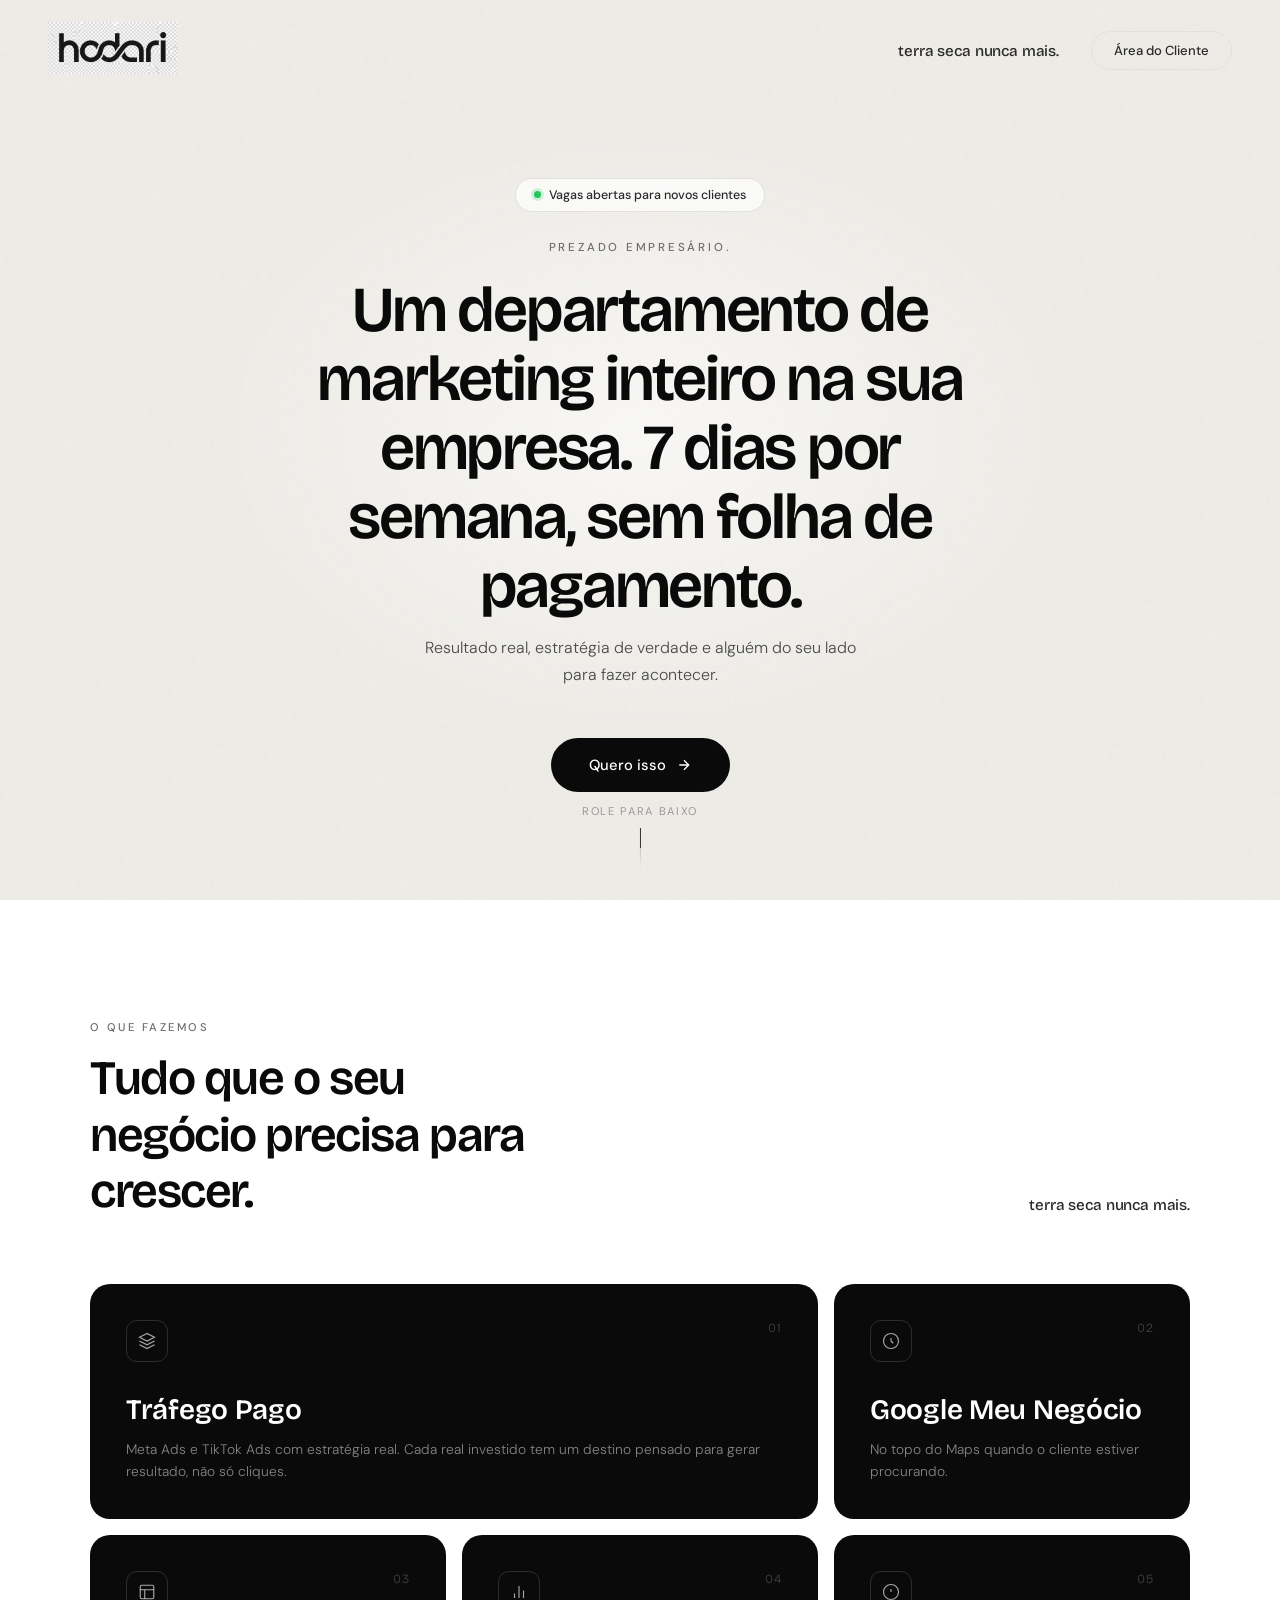
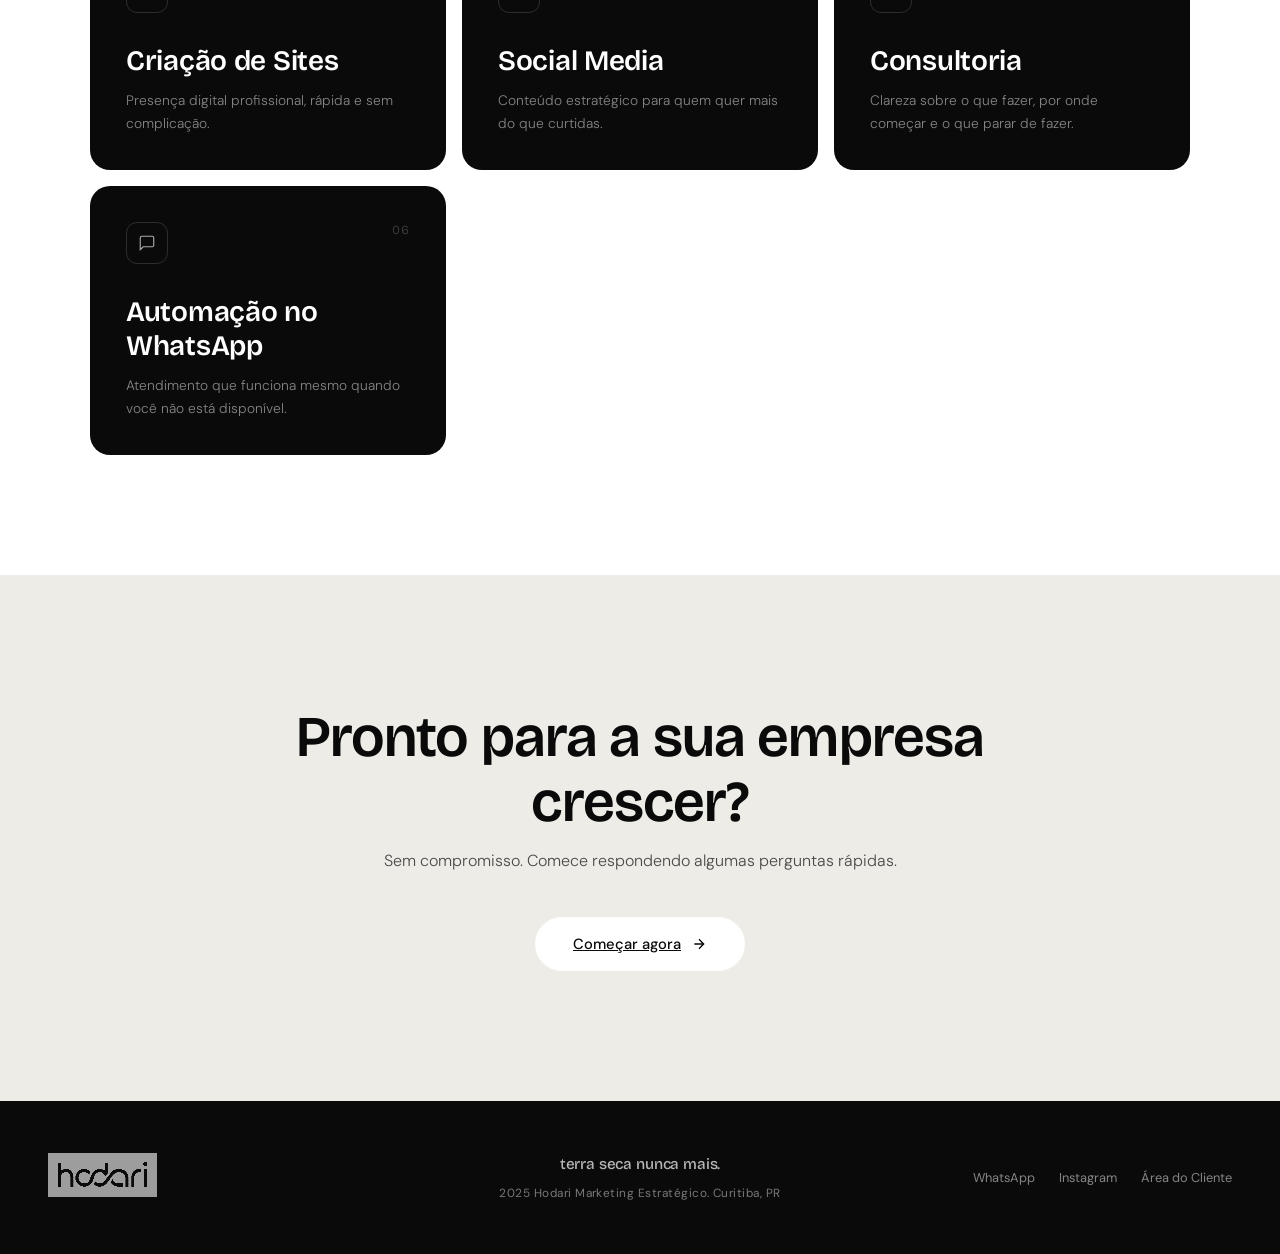
<file: index.html>
<!DOCTYPE html>
<html lang="pt-BR">
<head>
  <meta charset="UTF-8" />
  <meta name="viewport" content="width=device-width, initial-scale=1.0" />
  <meta name="description" content="Hodari — O departamento de marketing da sua empresa." />
  <title>Hodari Marketing Estratégico</title>
  <link rel="stylesheet" href="style.css" />
  <link rel="preconnect" href="https://fonts.googleapis.com" />
  <link rel="preconnect" href="https://fonts.gstatic.com" crossorigin />
</head>
<body>

  <nav id="nav">
    <a href="./" class="nav-logo"><img src="logo.png" alt="Hodari" /></a>
    <div class="nav-direita">
      <span class="nav-frase">terra seca nunca mais.</span>
      <!-- REMOVIDA A BARRA INICIAL PARA MANTER O NAVEGADOR DENTRO DA PASTA DO SEU SITE -->
      <a href="/clientes/" class="nav-cliente">Área do Cliente</a>
    </div>
  </nav>

  <!-- HERO COM WIZARD -->
  <section id="wizard">

    <div class="wizard-progress">
      <div class="progress-dot ativo"></div>
      <div class="progress-dot"></div>
      <div class="progress-dot"></div>
      <div class="progress-dot"></div>
    </div>

    <!-- Tela de entrada -->
    <div class="wizard-etapa ativa" data-etapa="0" id="etapa-entrada">
      <div class="badge-topo">
        <span class="badge-dot"></span>
        Vagas abertas para novos clientes
      </div>
      <p class="wizard-kicker">Prezado empresário.</p>
      <h1 class="wizard-pergunta wizard-pergunta--entrada">
        Um departamento de marketing inteiro na sua empresa. 7 dias por semana, sem folha de pagamento.
      </h1>
      <p class="wizard-sub">Resultado real, estratégia de verdade e alguém do seu lado para fazer acontecer.</p>
      <button class="btn-comecar" onclick="iniciarWizard()">
        <span>Quero isso</span>
        <svg width="16" height="16" viewBox="0 0 24 24" fill="none" stroke="currentColor" stroke-width="2"><path d="M5 12h14M12 5l7 7-7 7"/></svg>
      </button>
    </div>

    <!-- Etapa 1 -->
    <div class="wizard-etapa" data-etapa="1" data-campo="desafio">
      <p class="wizard-kicker">Vamos começar</p>
      <h1 class="wizard-pergunta">Qual é o seu maior desafio agora?</h1>
      <div class="wizard-opcoes">
        <button class="wizard-opcao" data-valor="desconhecido"><span>😶 Pouca gente me conhece</span></button>
        <button class="wizard-opcao" data-valor="crescer"><span>📈 Quero vender mais</span></button>
        <button class="wizard-opcao" data-valor="concorrencia"><span>⚔️ Perco espaço para a concorrência</span></button>
        <button class="wizard-opcao" data-valor="perdido"><span>🧭 Não sei por onde começar</span></button>
      </div>
    </div>

    <!-- Etapa 2 -->
    <div class="wizard-etapa" data-etapa="2" data-campo="tipo_negocio">
      <p class="wizard-kicker">Sobre o seu negócio</p>
      <h1 class="wizard-pergunta">Qual é o seu segmento?</h1>
      <div class="wizard-opcoes">
        <button class="wizard-opcao" data-valor="servicos"><span>🤝 Prestação de serviços</span></button>
        <button class="wizard-opcao" data-valor="industria"><span>🏭 Indústria</span></button>
        <button class="wizard-opcao" data-valor="beleza"><span>💅 Beleza e estética</span></button>
        <button class="wizard-opcao" data-valor="alimentacao"><span>🍕 Alimentação</span></button>
        <button class="wizard-opcao" data-valor="comercio"><span>🛍️ Comércio</span></button>
        <button class="wizard-opcao" data-valor="outro"><span>✦ Outro</span></button>
      </div>
    </div>

    <!-- Etapa 3 -->
    <div class="wizard-etapa" data-etapa="3" data-campo="tamanho">
      <p class="wizard-kicker">Só para entender melhor</p>
      <h1 class="wizard-pergunta">Quantas pessoas trabalham no seu negócio?</h1>
      <div class="wizard-opcoes wizard-opcoes--4">
        <button class="wizard-opcao" data-valor="so_eu"><span>Só eu</span></button>
        <button class="wizard-opcao" data-valor="2_5"><span>2 a 5</span></button>
        <button class="wizard-opcao" data-valor="6_20"><span>6 a 20</span></button>
        <button class="wizard-opcao" data-valor="mais_20"><span>Mais de 20</span></button>
      </div>
    </div>

    <!-- Etapa 4 -->
    <div class="wizard-etapa" data-etapa="4">
      <p class="wizard-kicker">Última etapa, prometo</p>
      <h1 class="wizard-pergunta">Me fala quem você é.</h1>
      <div class="wizard-campos">
        <div class="campo-wrapper">
          <label for="nome">Seu nome</label>
          <input id="nome" type="text" data-campo="nome" placeholder="João Silva" required />
        </div>
        <div class="campo-wrapper">
          <label for="whatsapp">WhatsApp</label>
          <input id="whatsapp" type="tel" data-campo="whatsapp" placeholder="(41) 99999-9999" required />
        </div>
        <div class="campo-wrapper">
          <label for="negocio">Nome do negócio</label>
          <input id="negocio" type="text" data-campo="negocio" placeholder="Studio XYZ" required />
        </div>
        <div class="campo-wrapper">
          <label for="cidade">Cidade</label>
          <input id="cidade" type="text" data-campo="cidade" placeholder="Curitiba" required />
        </div>
      </div>
      <div class="wizard-nav">
        <button class="btn-voltar">Voltar</button>
        <button class="btn-proximo">Enviar</button>
      </div>
    </div>

    <!-- Tela final -->
    <div class="wizard-final">
      <div class="final-icone">
        <svg width="20" height="20" viewBox="0 0 24 24" fill="none" stroke="currentColor" stroke-width="1.5"><path d="M20 6L9 17l-5-5"/></svg>
      </div>
      <h2 class="final-titulo">Oi, <span class="final-nome"></span></h2>
      <p class="final-texto">Recebi tudo aqui. Vou te chamar no WhatsApp em até 24h com uma análise do seu negócio, sem enrolação.</p>
      <a href="#" class="btn-whatsapp" id="btn-final-wpp" target="_blank" rel="noopener">Falar agora no WhatsApp</a>
      <a href="#servicos" class="final-link">Enquanto isso, conheça a Hodari</a>
    </div>

    <div class="scroll-hint">
      <span>role para baixo</span>
      <div class="scroll-line"></div>
    </div>

  </section>

  <!-- SERVIÇOS -->
  <section id="servicos">
    <div class="servicos-topo reveal">
      <div>
        <span class="secao-label">O que fazemos</span>
        <h2 class="secao-titulo">Tudo que o seu negócio precisa para crescer.</h2>
      </div>
      <span class="servicos-frase">terra seca nunca mais.</span>
    </div>

    <div class="servicos-grid">
      <div class="servico-card servico-card--destaque reveal">
        <div class="servico-card-topo">
          <div class="servico-icone"><svg width="18" height="18" viewBox="0 0 24 24" fill="none" stroke="currentColor" stroke-width="1.5"><path d="M12 2L2 7l10 5 10-5-10-5z"/><path d="M2 17l10 5 10-5"/><path d="M2 12l10 5 10-5"/></svg></div>
          <span class="servico-num-card">01</span>
        </div>
        <div>
          <p class="servico-card-nome">Tráfego Pago</p>
          <p class="servico-card-desc">Meta Ads e TikTok Ads com estratégia real. Cada real investido tem um destino pensado para gerar resultado, não só cliques.</p>
        </div>
      </div>

      <div class="servico-card reveal">
        <div class="servico-card-topo">
          <div class="servico-icone"><svg width="18" height="18" viewBox="0 0 24 24" fill="none" stroke="currentColor" stroke-width="1.5"><circle cx="12" cy="12" r="10"/><path d="M12 8v4l3 3"/></svg></div>
          <span class="servico-num-card">02</span>
        </div>
        <div>
          <p class="servico-card-nome">Google Meu Negócio</p>
          <p class="servico-card-desc">No topo do Maps quando o cliente estiver procurando.</p>
        </div>
      </div>

      <div class="servico-card reveal">
        <div class="servico-card-topo">
          <div class="servico-icone"><svg width="18" height="18" viewBox="0 0 24 24" fill="none" stroke="currentColor" stroke-width="1.5"><rect x="3" y="3" width="18" height="18" rx="2"/><path d="M3 9h18M9 21V9"/></svg></div>
          <span class="servico-num-card">03</span>
        </div>
        <div>
          <p class="servico-card-nome">Criação de Sites</p>
          <p class="servico-card-desc">Presença digital profissional, rápida e sem complicação.</p>
        </div>
      </div>

      <div class="servico-card reveal">
        <div class="servico-card-topo">
          <div class="servico-icone"><svg width="18" height="18" viewBox="0 0 24 24" fill="none" stroke="currentColor" stroke-width="1.5"><path d="M18 20V10M12 20V4M6 20v-6"/></svg></div>
          <span class="servico-num-card">04</span>
        </div>
        <div>
          <p class="servico-card-nome">Social Media</p>
          <p class="servico-card-desc">Conteúdo estratégico para quem quer mais do que curtidas.</p>
        </div>
      </div>

      <div class="servico-card reveal">
        <div class="servico-card-topo">
          <div class="servico-icone"><svg width="18" height="18" viewBox="0 0 24 24" fill="none" stroke="currentColor" stroke-width="1.5"><circle cx="12" cy="12" r="10"/><path d="M12 8v4M12 16h.01"/></svg></div>
          <span class="servico-num-card">05</span>
        </div>
        <div>
          <p class="servico-card-nome">Consultoria</p>
          <p class="servico-card-desc">Clareza sobre o que fazer, por onde começar e o que parar de fazer.</p>
        </div>
      </div>

      <div class="servico-card reveal">
        <div class="servico-card-topo">
          <div class="servico-icone"><svg width="18" height="18" viewBox="0 0 24 24" fill="none" stroke="currentColor" stroke-width="1.5"><path d="M21 15a2 2 0 0 1-2 2H7l-4 4V5a2 2 0 0 1 2-2h14a2 2 0 0 1 2 2z"/></svg></div>
          <span class="servico-num-card">06</span>
        </div>
        <div>
          <p class="servico-card-nome">Automação no WhatsApp</p>
          <p class="servico-card-desc">Atendimento que funciona mesmo quando você não está disponível.</p>
        </div>
      </div>
    </div>
  </section>

  <!-- CTA FINAL -->
  <section id="cta-final">
    <div class="cta-inner reveal">
      <h2 class="cta-titulo">Pronto para a sua empresa crescer?</h2>
      <p class="cta-sub">Sem compromisso. Comece respondendo algumas perguntas rápidas.</p>
      <a href="#wizard" class="btn-comecar btn-comecar--claro">
        <span>Começar agora</span>
        <svg width="16" height="16" viewBox="0 0 24 24" fill="none" stroke="currentColor" stroke-width="2"><path d="M5 12h14M12 5l7 7-7 7"/></svg>
      </a>
    </div>
  </section>

  <footer>
    <div class="footer-logo"><img src="logo.png" alt="Hodari" /></div>
    <div class="footer-centro">
      <span class="footer-frase">terra seca nunca mais.</span>
      <p class="footer-copy">2025 Hodari Marketing Estratégico. Curitiba, PR</p>
    </div>
    <div class="footer-links">
      <a href="#" class="footer-link" id="footer-wpp">WhatsApp</a>
      <a href="#" class="footer-link">Instagram</a>
      <!-- REMOVIDA A BARRA INICIAL TAMBÉM NO RODAPÉ -->
      <a href="Clientes/" class="footer-link">Área do Cliente</a>
    </div>
  </footer>

  <script src="script.js"></script>
  <script>
    document.addEventListener("DOMContentLoaded", () => {
      const msg = encodeURIComponent("Oi Luan! Vi o site da Hodari e quero saber mais.");
      const link = `https://wa.me/${WHATSAPP_NUMBER}?text=${msg}`;
      document.getElementById("footer-wpp").href = link;
    });
  </script>
</body>
</html>
</file>
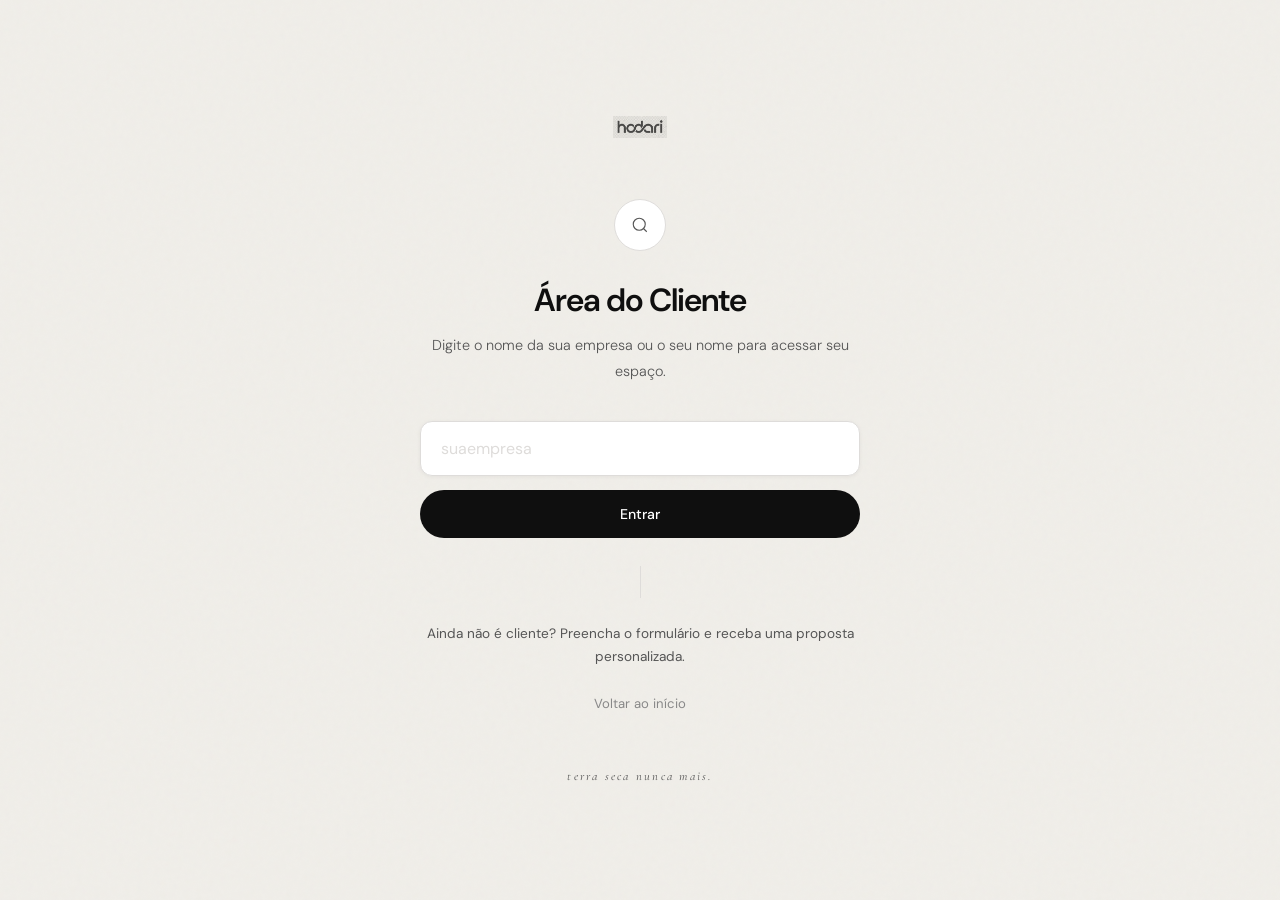
<file: clientes/index.html>
<!DOCTYPE html>
<html lang="pt-BR">
<head>
  <meta charset="UTF-8" />
  <meta name="viewport" content="width=device-width, initial-scale=1.0" />
  <title>Área do Cliente — Hodari</title>
  <link rel="preconnect" href="https://fonts.googleapis.com" />
  <link rel="preconnect" href="https://fonts.gstatic.com" crossorigin />
  <link href="https://fonts.googleapis.com/css2?family=Cormorant+Garamond:ital,wght@0,300;0,400;1,300&family=DM+Sans:wght@300;400;500;600&display=swap" rel="stylesheet" />
  <style>
    :root {
      --preto: #0F0F0F;
      --grafite: #1C1C1C;
      --chumbo: #3A3A3A;
      --cinza-medio: #555555;
      --cinza-claro: #888888;
      --cinza-borda: #DEDCDA;
      --fundo: #F0EEE9;
      --branco: #FFFFFF;
      --fonte-display: 'Cormorant Garamond', serif;
      --fonte-corpo: 'DM Sans', sans-serif;
      --t: 0.3s cubic-bezier(0.4,0,0.2,1);
    }
    *,*::before,*::after{margin:0;padding:0;box-sizing:border-box;}
    body {
      font-family: var(--fonte-corpo);
      background: var(--fundo);
      color: var(--preto);
      min-height: 100vh;
      display: flex;
      flex-direction: column;
      align-items: center;
      justify-content: center;
      padding: 40px 24px;
    }
    body::before {
      content:'';position:fixed;inset:0;
      background-image:url("data:image/svg+xml,%3Csvg viewBox='0 0 200 200' xmlns='http://www.w3.org/2000/svg'%3E%3Cfilter id='n'%3E%3CfeTurbulence type='fractalNoise' baseFrequency='0.75' numOctaves='4' stitchTiles='stitch'/%3E%3C/filter%3E%3Crect width='100%25' height='100%25' filter='url(%23n)' opacity='0.025'/%3E%3C/svg%3E");
      pointer-events:none;
    }
    .inner { position:relative; text-align:center; max-width:440px; width:100%; }
    .logo { display:block; margin:0 auto 56px; }
    .logo img { height:22px; width:auto; mix-blend-mode:multiply; opacity:0.7; }
    .icone {
      width:52px; height:52px;
      border:1px solid var(--cinza-borda);
      border-radius:50%;
      display:flex; align-items:center; justify-content:center;
      margin:0 auto 28px;
      color:var(--cinza-medio);
      background:var(--branco);
    }
    h1 {
      font-family: var(--fonte-corpo);
      font-size: 2rem;
      font-weight: 600;
      letter-spacing: -0.03em;
      margin-bottom: 12px;
      color: var(--preto);
    }
    .subtexto {
      font-size: 0.9rem;
      color: var(--cinza-medio);
      font-weight: 300;
      line-height: 1.8;
      margin-bottom: 36px;
    }
    .busca-wrapper { position:relative; margin-bottom:14px; }
    .busca-wrapper input {
      width:100%;
      background:var(--branco);
      border:1px solid var(--cinza-borda);
      color:var(--preto);
      padding:16px 20px;
      border-radius:12px;
      font-family:var(--fonte-corpo);
      font-size:1rem;
      font-weight:400;
      outline:none;
      transition: border-color var(--t), box-shadow var(--t);
      box-shadow: 0 1px 4px rgba(0,0,0,0.05);
    }
    .busca-wrapper input:focus {
      border-color:var(--chumbo);
      box-shadow: 0 2px 12px rgba(0,0,0,0.08);
    }
    .busca-wrapper input::placeholder { color: var(--cinza-borda); }
    .btn-entrar {
      width:100%;
      background:var(--preto); border:none;
      color:var(--branco);
      font-family:var(--fonte-corpo);
      font-size:0.88rem; font-weight:500;
      padding:15px 32px; border-radius:100px;
      cursor:pointer;
      transition:all var(--t);
      margin-bottom:28px;
    }
    .btn-entrar:hover {
      background:var(--grafite);
      transform:translateY(-1px);
      box-shadow:0 6px 20px rgba(0,0,0,0.12);
    }
    .divisor { width:1px; height:32px; background:var(--cinza-borda); margin:0 auto 24px; }
    .nota { font-size:0.85rem; color:var(--cinza-medio); line-height:1.7; margin-bottom:24px; }
    .btn-voltar {
      font-size:0.82rem; color:var(--cinza-claro);
      text-decoration:none; transition:color var(--t);
      display:inline-block; margin-bottom:8px;
    }
    .btn-voltar:hover { color:var(--chumbo); }
    .frase {
      font-family: var(--fonte-display);
      font-size: 0.78rem;
      font-style: italic;
      color: var(--cinza-medio);
      letter-spacing: 0.18em;
      display: block;
      margin-top: 48px;
    }
    #tela-erro { display:none; }
    .btn-tentar {
      background:none; border:1px solid var(--cinza-borda);
      color:var(--chumbo); font-family:var(--fonte-corpo);
      font-size:0.82rem; padding:10px 24px; border-radius:100px;
      cursor:pointer; transition:all var(--t); margin-bottom:16px;
      display:block; width:fit-content; margin:0 auto 16px;
    }
    .btn-tentar:hover { border-color:var(--chumbo); }
    @keyframes fadeIn { from{opacity:0;transform:translateY(8px)} to{opacity:1;transform:translateY(0)} }
    #tela-busca, #tela-erro { animation: fadeIn 0.35s ease; }
  </style>
</head>
<body>
  <div class="inner">
    <a href="/" class="logo"><img src="../logo.png" alt="Hodari" /></a>

    <div id="tela-busca">
      <div class="icone">
        <svg width="18" height="18" viewBox="0 0 24 24" fill="none" stroke="currentColor" stroke-width="1.5">
          <circle cx="11" cy="11" r="8"/><path d="m21 21-4.35-4.35"/>
        </svg>
      </div>
      <h1>Área do Cliente</h1>
      <p class="subtexto">Digite o nome da sua empresa ou o seu nome para acessar seu espaço.</p>
      <div class="busca-wrapper">
        <input type="text" id="input-busca" placeholder="suaempresa" autocomplete="off" />
      </div>
      <button class="btn-entrar" onclick="buscarCliente()">Entrar</button>
      <div class="divisor"></div>
      <p class="nota">Ainda não é cliente? Preencha o formulário e receba uma proposta personalizada.</p>
      <a href="/" class="btn-voltar">Voltar ao início</a>
    </div>

    <div id="tela-erro">
      <div class="icone">
        <svg width="18" height="18" viewBox="0 0 24 24" fill="none" stroke="currentColor" stroke-width="1.5">
          <circle cx="12" cy="12" r="10"/><path d="M12 8v4M12 16h.01"/>
        </svg>
      </div>
      <h1>Não encontrado</h1>
      <p class="subtexto">Não encontrei nenhum espaço com esse nome. Verifique se digitou certo ou fale comigo.</p>
      <button class="btn-tentar" onclick="voltarBusca()">Tentar novamente</button>
      <br/>
      <a href="https://wa.me/5541999999999?text=Oi%20Luan%2C%20estou%20tentando%20acessar%20minha%20%C3%A1rea%20de%20cliente." class="btn-voltar" target="_blank">Falar com o Luan</a>
    </div>

    <span class="frase">terra seca nunca mais.</span>
  </div>

  <script>
    const CLIENTES = {
      "cobertratil": "/clientes/cobertratil.html",
      "cobertrátil": "/clientes/cobertratil.html",
      "cobertatil": "/clientes/cobertratil.html",
      "maurino": "/clientes/Maurino",
      "deputado maurino": "/clientes/Maurino",
      "beneditos": "/clientes/beneditos",
      "benedito": "/clientes/beneditos",
      "pizzaria": "/clientes/beneditos",
      "benedito's": "/clientes/beneditos",
      "new plastic": "/clientes/newplastic",
      "newplastic": "/clientes/newplastic",
      "plastic": "/clientes/newplastic",
    };
    function normalizar(t) {
      return t.toLowerCase().normalize("NFD").replace(/[\u0300-\u036f]/g,"").trim();
    }
    function buscarCliente() {
      const busca = normalizar(document.getElementById("input-busca").value);
      if (!busca) return;
      let destino = null;
      for (const [chave, url] of Object.entries(CLIENTES)) {
        if (normalizar(chave) === busca || normalizar(chave).includes(busca) || busca.includes(normalizar(chave))) {
          destino = url; break;
        }
      }
      if (destino) { window.location.href = destino; }
      else {
        document.getElementById("tela-busca").style.display = "none";
        document.getElementById("tela-erro").style.display = "block";
      }
    }
    function voltarBusca() {
      document.getElementById("tela-busca").style.display = "block";
      document.getElementById("tela-erro").style.display = "none";
      document.getElementById("input-busca").value = "";
      document.getElementById("input-busca").focus();
    }
    document.getElementById("input-busca").addEventListener("keydown", e => { if(e.key==="Enter") buscarCliente(); });
  </script>
</body>
</html>
</file>
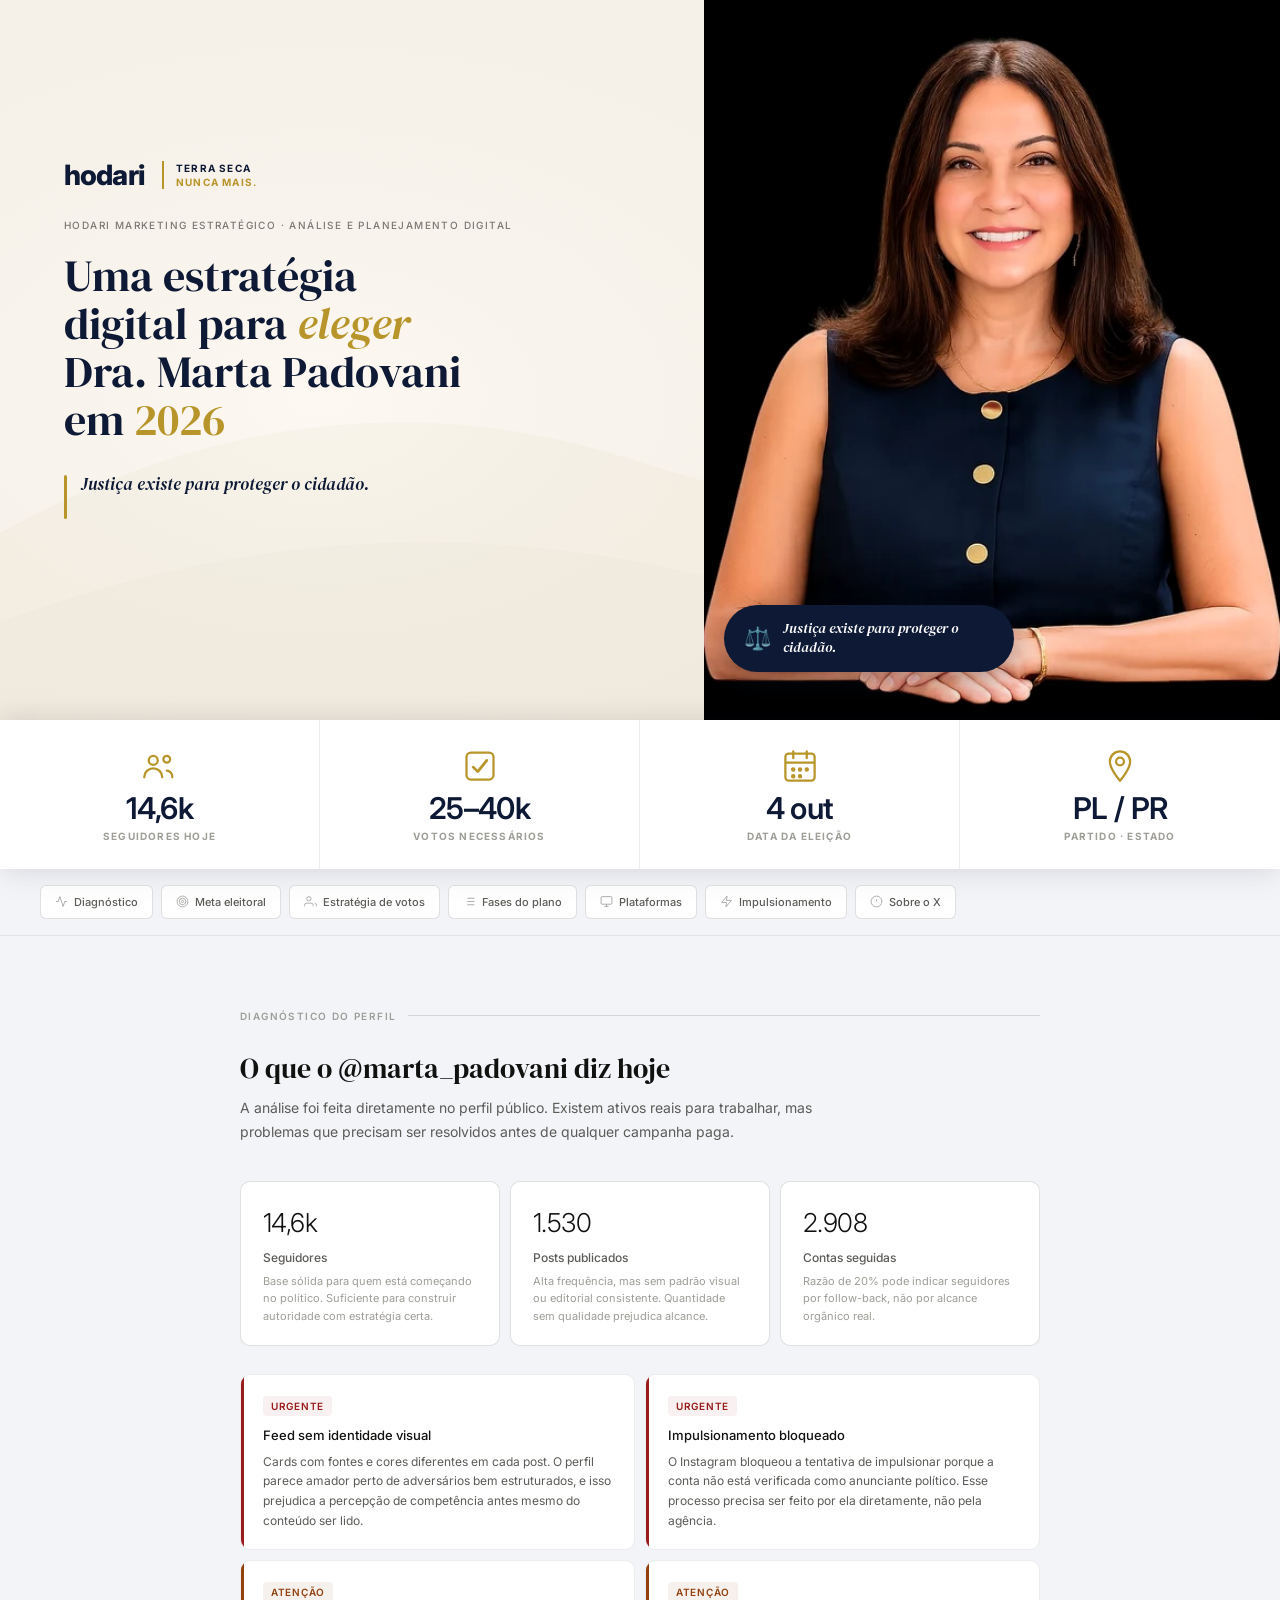
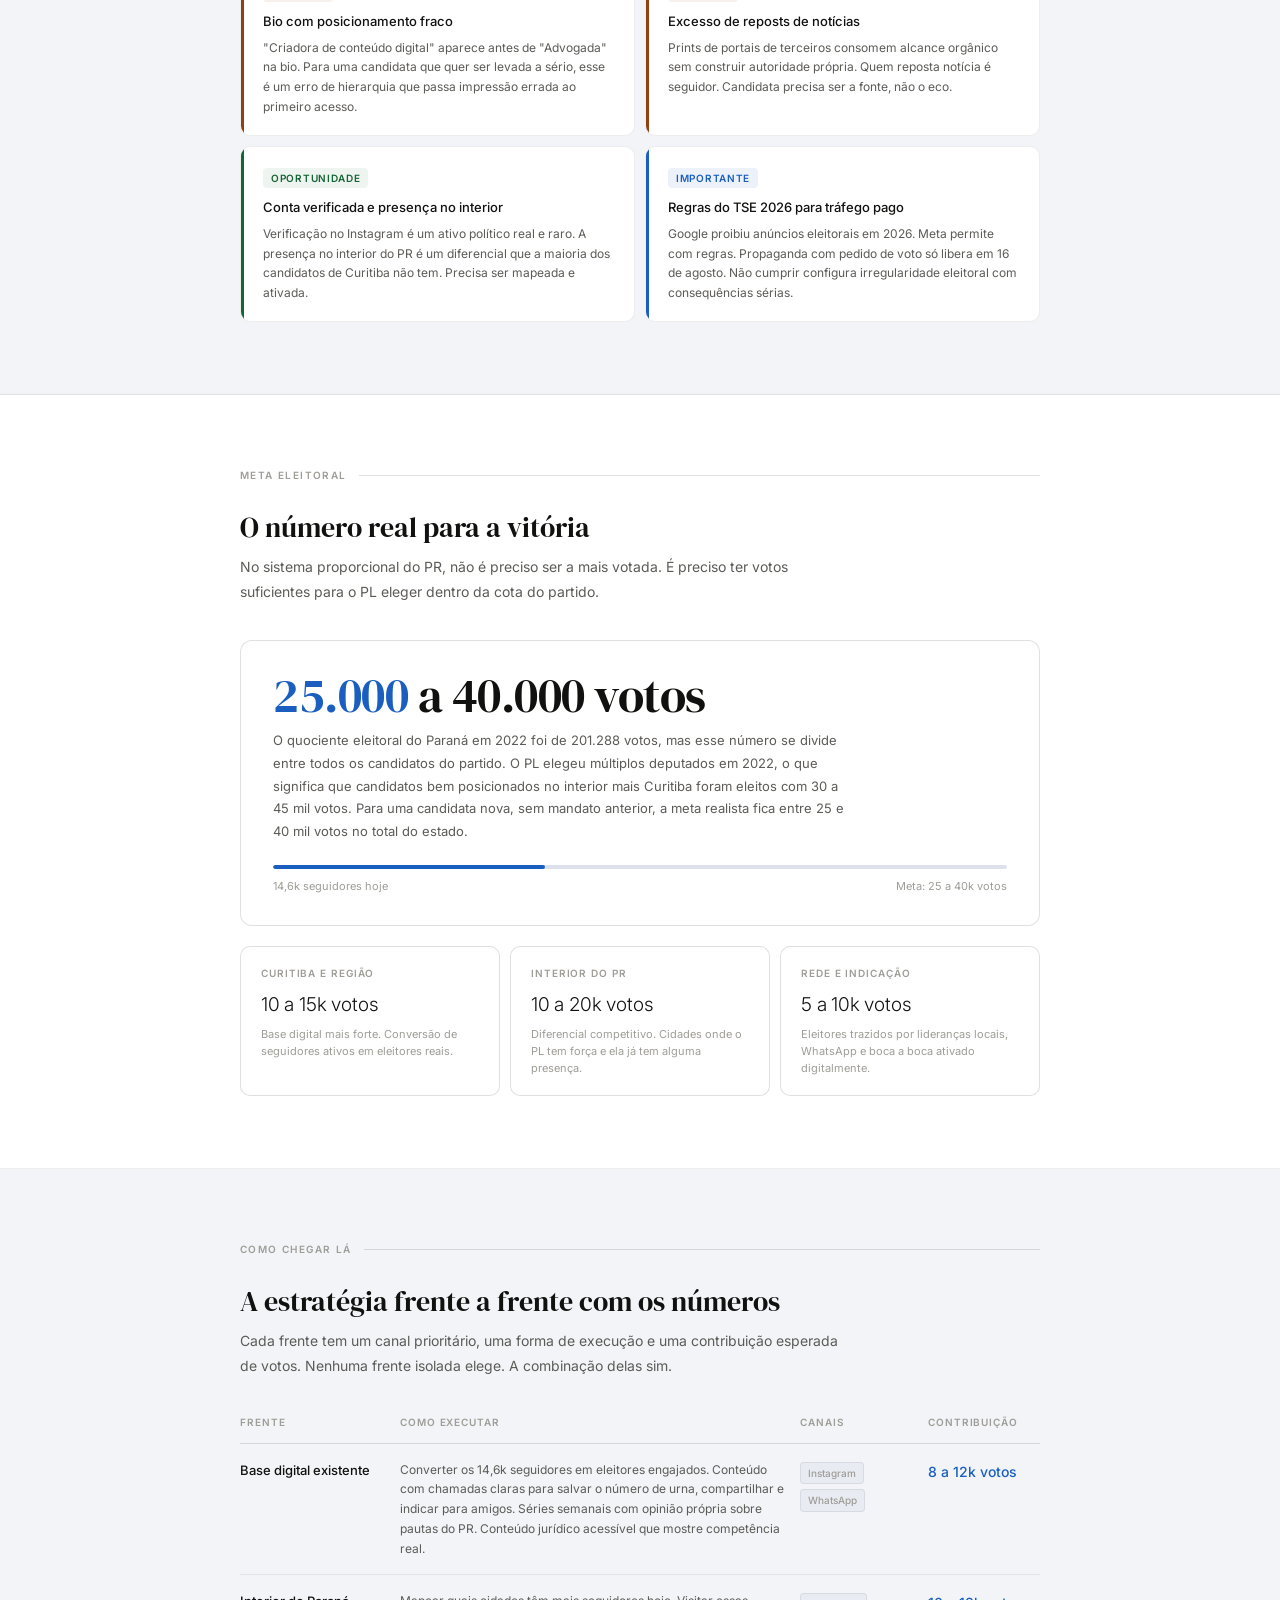
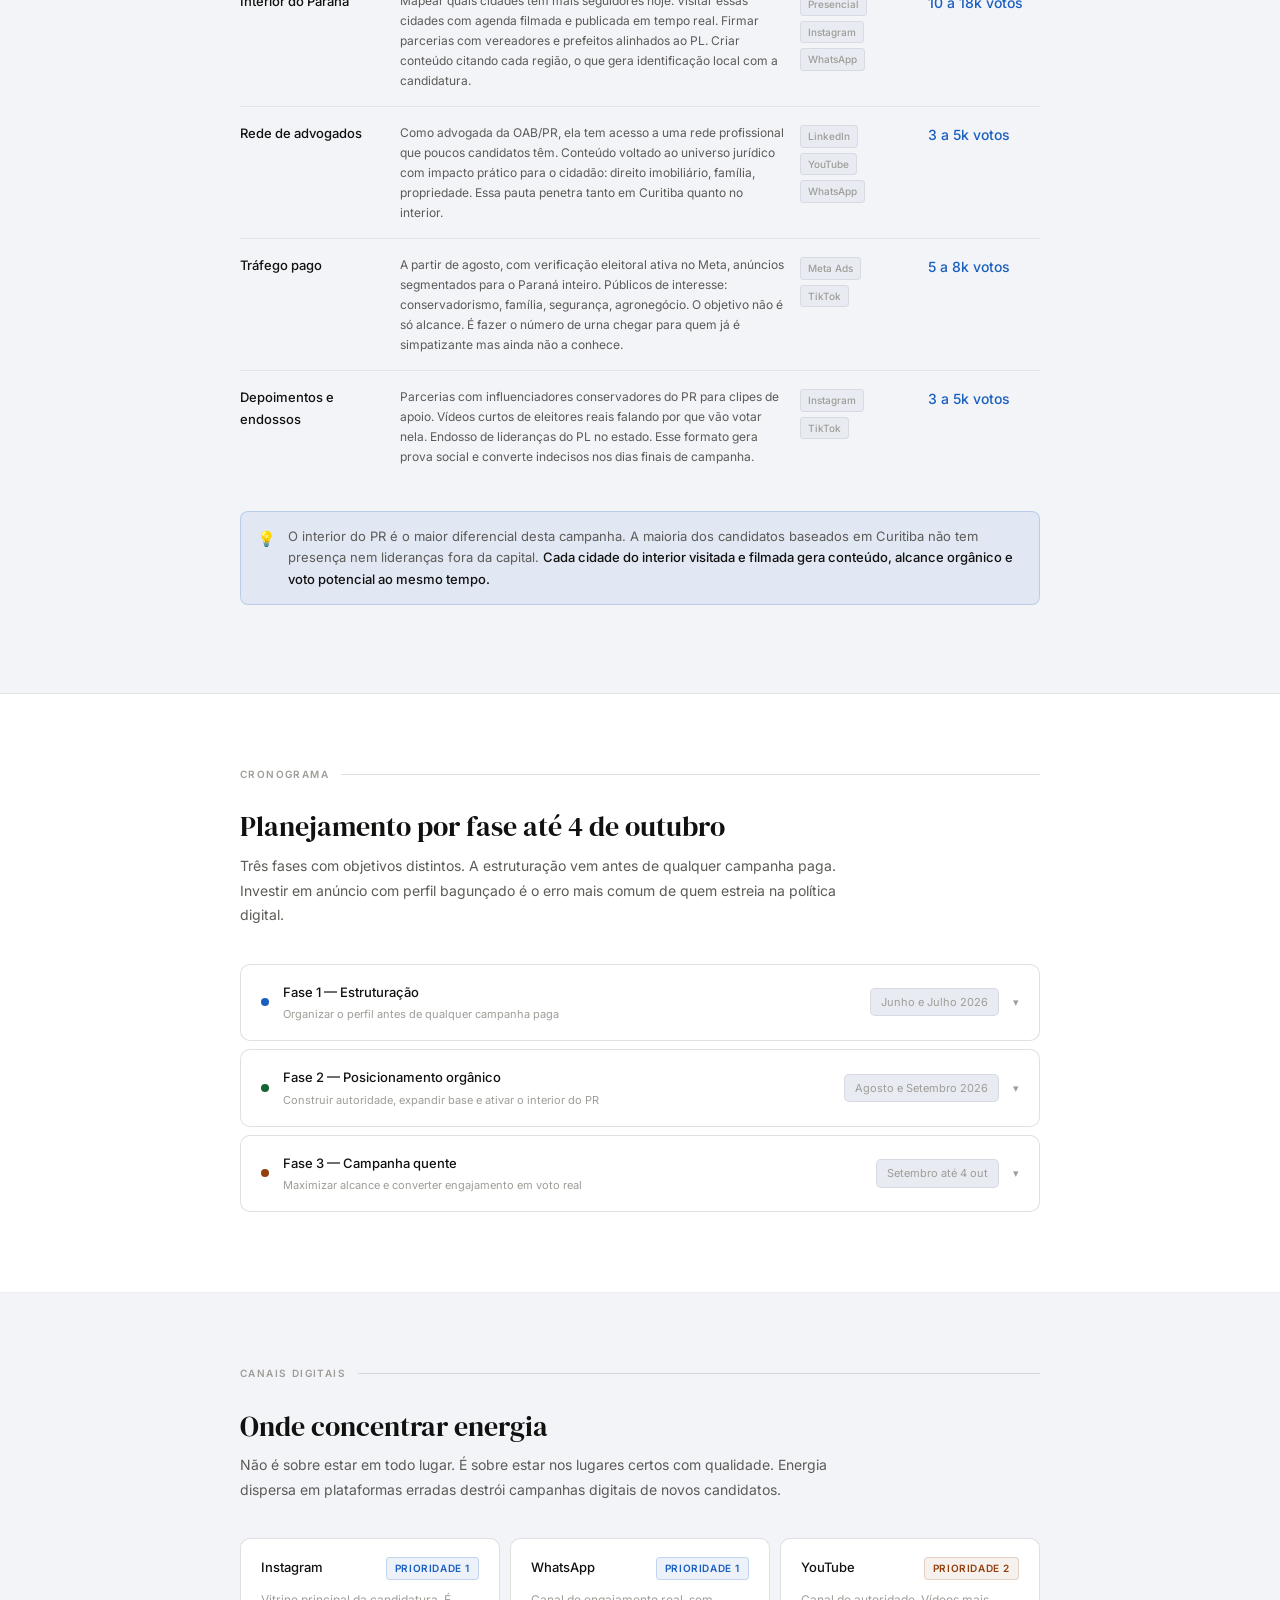
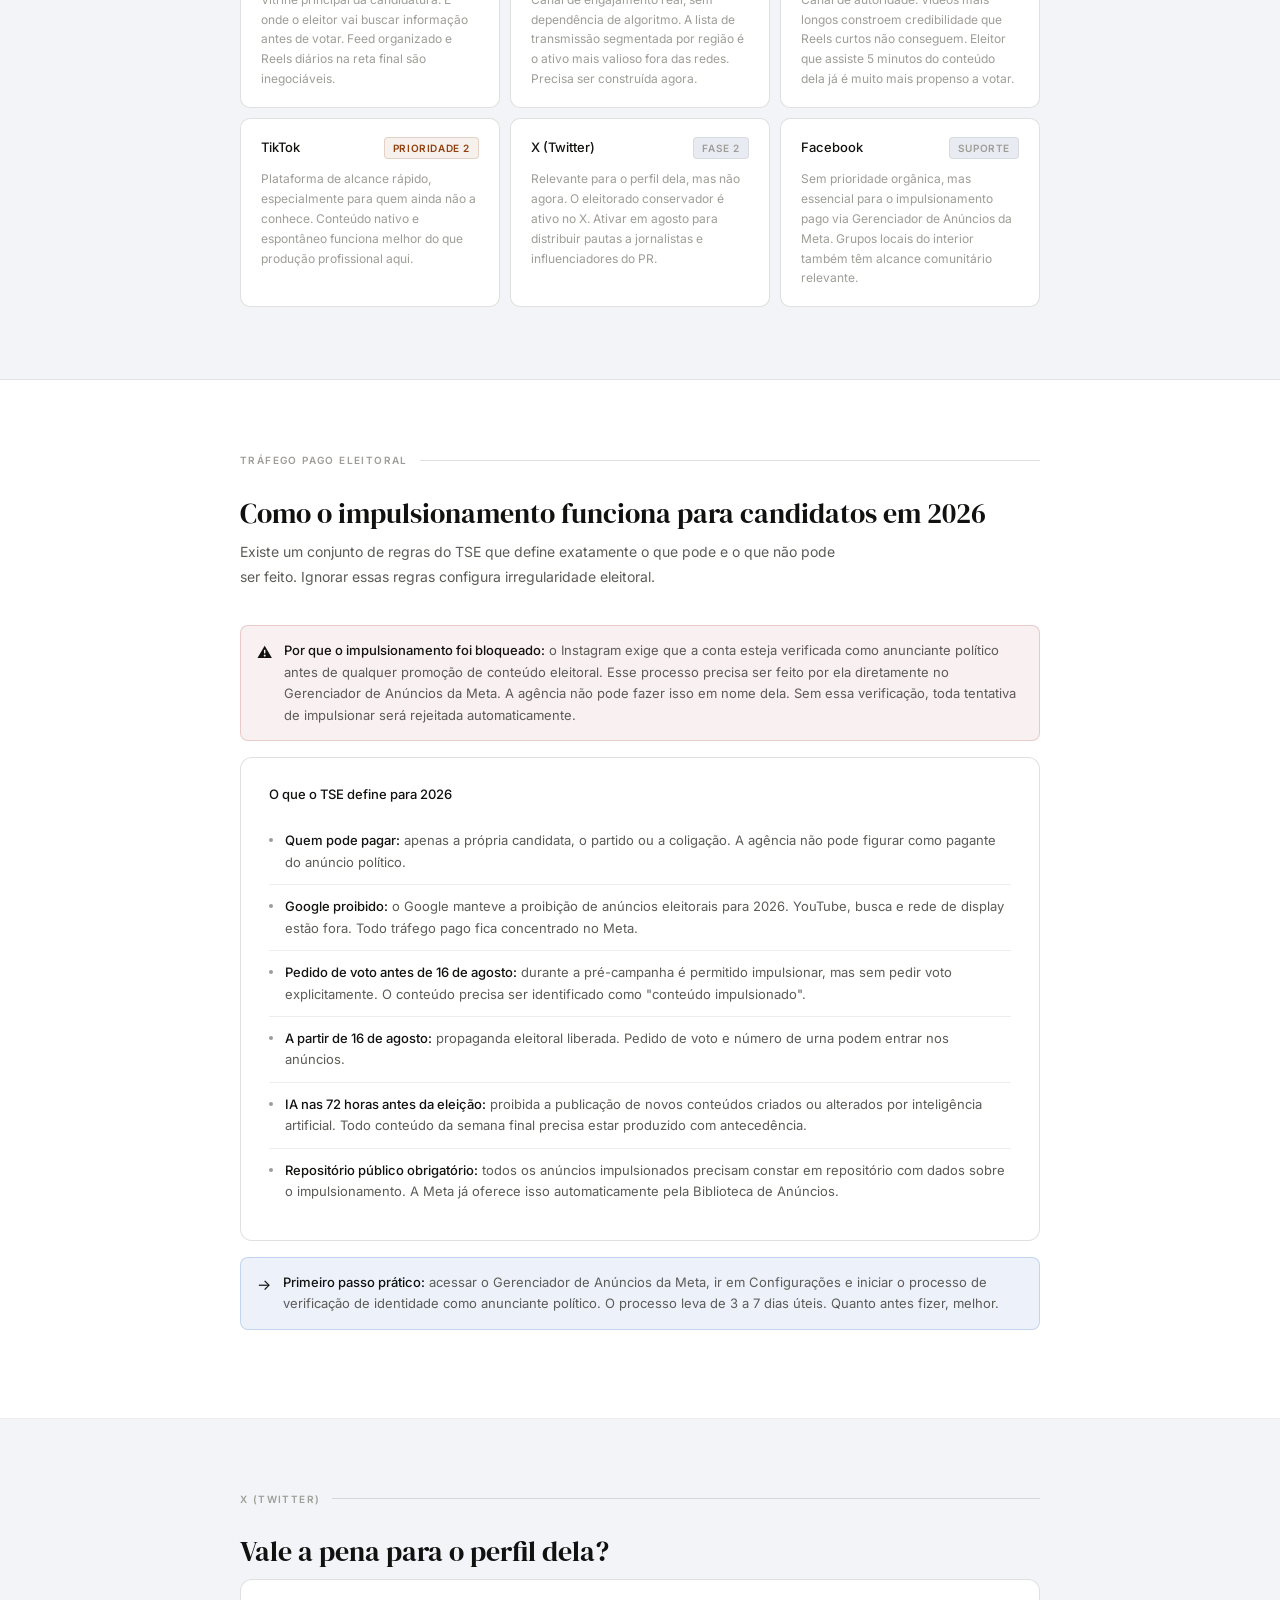
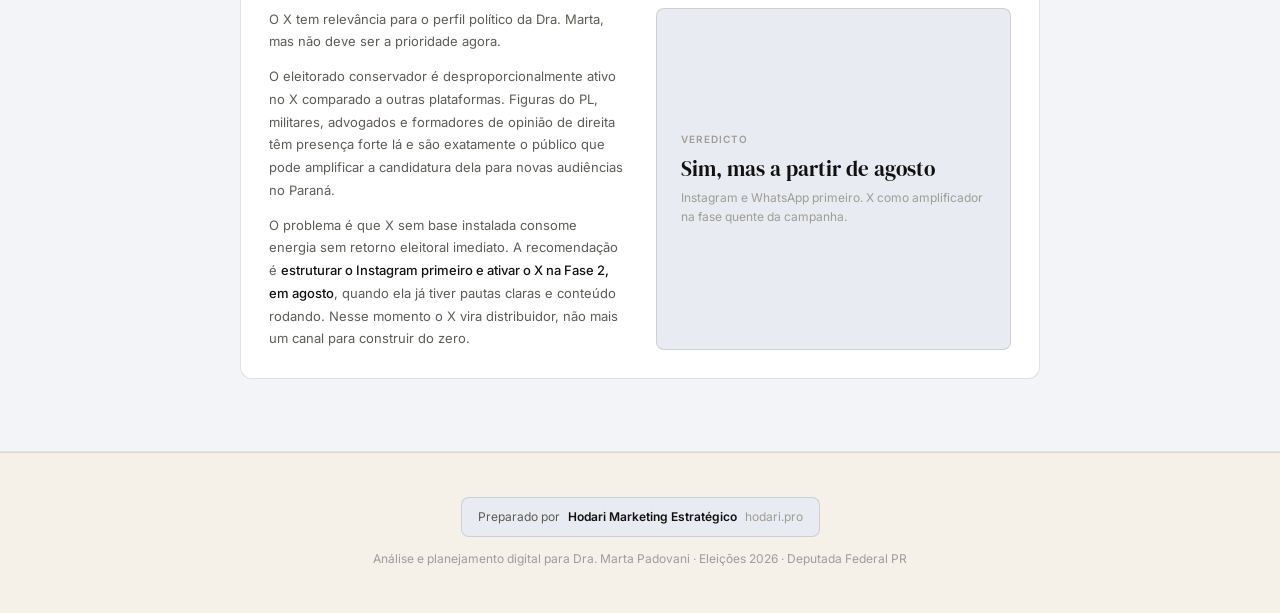
<file: martapadovani/index.html>
<!DOCTYPE html>
<html lang="pt-BR">
<head>
<meta charset="UTF-8">
<meta name="viewport" content="width=device-width, initial-scale=1.0">
<title>Planejamento Digital 2026 — Dra. Marta Padovani</title>
<style>
  @import url('https://fonts.googleapis.com/css2?family=Inter:wght@300;400;500;600&family=DM+Serif+Display:ital@0;1&display=swap');

  *, *::before, *::after { box-sizing: border-box; margin: 0; padding: 0; }

  :root {
    --bg: #F2F4F8;
    --bg2: #E8EBF2;
    --bg3: #DDE1EC;
    --surface: #FFFFFF;
    --border: rgba(0,0,0,0.07);
    --border2: rgba(0,0,0,0.12);
    --text: #111110;
    --text2: #5C5B57;
    --text3: #9E9D97;
    --blue: #1A5FBF;
    --blue-dim: rgba(26,95,191,0.08);
    --blue-border: rgba(26,95,191,0.2);
    --green: #166534;
    --green-dim: rgba(22,101,52,0.07);
    --green-border: rgba(22,101,52,0.18);
    --amber: #92400E;
    --amber-dim: rgba(146,64,14,0.07);
    --amber-border: rgba(146,64,14,0.18);
    --red: #991B1B;
    --red-dim: rgba(153,27,27,0.06);
    --red-border: rgba(153,27,27,0.18);
    --accent: #1A5FBF;
  }

  html { scroll-behavior: smooth; }

  body {
    background: var(--bg);
    color: var(--text);
    font-family: 'Inter', sans-serif;
    font-size: 15px;
    line-height: 1.65;
    font-weight: 400;
    -webkit-font-smoothing: antialiased;
  }

  /* HERO */
  .hero {
    min-height: 100vh;
    display: grid;
    grid-template-columns: 55% 45%;
    position: relative;
    overflow: hidden;
    background: #F5F0E8;
  }

  .hero-bg {
    position: absolute;
    inset: 0;
    pointer-events: none;
    z-index: 0;
  }

  /* LEFT COLUMN */
  .hero-left {
    position: relative;
    z-index: 2;
    display: flex;
    flex-direction: column;
    justify-content: center;
    padding: 56px 52px 56px 64px;
  }

  .hero-brand {
    display: flex;
    align-items: flex-start;
    gap: 18px;
    margin-bottom: 28px;
  }

  .hero-logo {
    font-family: 'Inter', sans-serif;
    font-size: 28px;
    font-weight: 800;
    color: #0E1A35;
    letter-spacing: -0.03em;
    line-height: 1;
  }

  .hero-logo span { color: #0E1A35; }

  .hero-tagline {
    border-left: 2px solid #B8952A;
    padding-left: 12px;
    display: flex;
    flex-direction: column;
    gap: 0;
  }

  .hero-tagline span {
    font-size: 10px;
    font-weight: 700;
    letter-spacing: .12em;
    text-transform: uppercase;
    line-height: 1.4;
  }

  .hero-tagline .t1 { color: #0E1A35; }
  .hero-tagline .t2 { color: #B8952A; }

  .hero-eyebrow {
    font-size: 10px;
    font-weight: 500;
    letter-spacing: .14em;
    text-transform: uppercase;
    color: #7A7870;
    margin-bottom: 20px;
  }

  .hero h1 {
    font-family: 'DM Serif Display', serif;
    font-size: clamp(32px, 3.4vw, 52px);
    font-weight: 400;
    line-height: 1.1;
    color: #0E1A35;
    margin-bottom: 28px;
    max-width: 580px;
  }

  .hero h1 em {
    font-style: italic;
    color: #B8952A;
  }

  .hero h1 .yr {
    color: #B8952A;
    font-style: normal;
  }

  .hero-quote {
    display: flex;
    align-items: flex-start;
    gap: 14px;
    margin-bottom: 40px;
  }

  .hero-quote-bar {
    width: 3px;
    min-height: 44px;
    background: #B8952A;
    border-radius: 2px;
    flex-shrink: 0;
    margin-top: 3px;
  }

  .hero-quote p {
    font-family: 'DM Serif Display', serif;
    font-size: 17px;
    font-style: italic;
    color: #0E1A35;
    line-height: 1.5;
  }

  /* RIGHT COLUMN */
  .hero-right {
    position: relative;
    z-index: 2;
    display: flex;
    align-items: flex-end;
    justify-content: center;
    overflow: hidden;
    background: #0E1A35;
  }

  .hero-photo-wrap {
    position: relative;
    width: 100%;
    height: 100%;
    display: flex;
    align-items: stretch;
    justify-content: center;
    overflow: hidden;
  }

  .hero-photo {
    width: 100%;
    max-width: 100%;
    height: 100%;
    object-fit: cover;
    object-position: center top;
    position: relative;
    z-index: 3;
    display: block;
    filter: contrast(1.02) saturate(1.0);
  }

  .hero-shape-navy {
    position: absolute;
    bottom: 0;
    left: 50%;
    transform: translateX(-50%);
    width: 90%;
    height: 55%;
    background: #0E1A35;
    border-radius: 50% 50% 0 0 / 30% 30% 0 0;
    z-index: 1;
  }

  .hero-shape-gold {
    position: absolute;
    top: 8%;
    right: 2%;
    width: 32%;
    height: 32%;
    background: #B8952A;
    border-radius: 50%;
    z-index: 1;
    opacity: 0.85;
  }

  .hero-seal {
    position: absolute;
    bottom: 48px;
    left: 20px;
    z-index: 10;
    background: #0E1A35;
    border-radius: 40px;
    padding: 14px 20px;
    display: flex;
    align-items: center;
    gap: 12px;
    max-width: 290px;
    box-shadow: 0 8px 32px rgba(14,26,53,0.35);
  }

  .hero-seal-icon {
    font-size: 22px;
    flex-shrink: 0;
  }

  .hero-seal p {
    font-family: 'DM Serif Display', serif;
    font-size: 14px;
    font-style: italic;
    color: #FFFFFF;
    line-height: 1.4;
  }

  /* METRICS BAR */
  .hero-metrics {
    position: relative;
    z-index: 10;
    grid-column: 1 / -1;
    background: #FFFFFF;
    border-top: none;
    box-shadow: 0 -4px 24px rgba(14,26,53,0.08), 0 8px 32px rgba(0,0,0,0.06);
    display: grid;
    grid-template-columns: repeat(4, 1fr);
    border-radius: 0;
  }

  .hero-metric {
    display: flex;
    flex-direction: column;
    align-items: center;
    gap: 5px;
    padding: 28px 20px 24px;
    border-right: 1px solid rgba(0,0,0,0.07);
  }

  .hero-metric:last-child { border-right: none; }

  .hero-metric-icon {
    font-size: 22px;
    color: #B8952A;
    margin-bottom: 4px;
    display: flex;
    align-items: center;
    justify-content: center;
  }

  .hero-metric-icon svg {
    color: #B8952A;
    stroke: #B8952A;
  }

  .hero-metric .val {
    font-size: 30px;
    font-weight: 600;
    color: #0E1A35;
    letter-spacing: -0.02em;
    line-height: 1;
  }

  .hero-metric .lbl {
    font-size: 10px;
    font-weight: 700;
    letter-spacing: .12em;
    text-transform: uppercase;
    color: #9E9D97;
  }

  /* NAV */
  .hero-nav-wrap {
    grid-column: 1 / -1;
    background: var(--bg);
    padding: 16px 40px;
    display: flex;
    gap: 8px;
    flex-wrap: wrap;
    border-bottom: 1px solid var(--border);
  }

  .hero-nav-wrap a {
    font-size: 11px;
    font-weight: 500;
    color: #5C5B57;
    text-decoration: none;
    padding: 7px 14px;
    border: 1px solid rgba(0,0,0,0.12);
    border-radius: 6px;
    background: #FFFFFF;
    display: flex;
    align-items: center;
    gap: 6px;
    transition: all .15s;
  }

  .hero-nav-wrap a:hover {
    background: #0E1A35;
    color: #FFFFFF;
    border-color: #0E1A35;
  }

  .hero-nav-wrap a svg {
    width: 13px;
    height: 13px;
    opacity: 0.6;
  }

  /* LAYOUT */
  .container { max-width: 880px; margin: 0 auto; padding: 0 40px; }

  section { padding: 72px 0; border-bottom: 1px solid var(--border); background: var(--surface); }
  section:nth-child(even) { background: var(--bg); }

  .section-label {
    font-size: 10px;
    font-weight: 600;
    letter-spacing: .14em;
    text-transform: uppercase;
    color: var(--text3);
    margin-bottom: 28px;
    display: flex;
    align-items: center;
    gap: 12px;
  }

  .section-label::after {
    content: '';
    flex: 1;
    height: 1px;
    background: var(--border2);
  }

  .section-title {
    font-family: 'DM Serif Display', serif;
    font-size: 28px;
    font-weight: 400;
    color: var(--text);
    margin-bottom: 10px;
    line-height: 1.2;
  }

  .section-desc {
    font-size: 14px;
    color: var(--text2);
    max-width: 600px;
    margin-bottom: 36px;
    line-height: 1.75;
  }

  /* DIAGNÓSTICO */
  .diag-grid {
    display: grid;
    grid-template-columns: repeat(3, 1fr);
    gap: 10px;
    margin-bottom: 28px;
  }

  .diag-card {
    background: var(--surface);
    border: 1px solid var(--border2);
    border-radius: 10px;
    padding: 20px 22px;
  }

  .diag-card .num {
    font-size: 26px;
    font-weight: 300;
    color: var(--text);
    letter-spacing: -.02em;
    margin-bottom: 3px;
  }

  .diag-card .lbl { font-size: 12px; font-weight: 500; color: var(--text2); margin-bottom: 6px; }
  .diag-card .sub { font-size: 11px; color: var(--text3); line-height: 1.55; }

  /* PROBLEMAS */
  .problem-grid { display: grid; grid-template-columns: 1fr 1fr; gap: 10px; }

  .problem-card {
    background: var(--surface);
    border: 1px solid var(--border);
    border-radius: 10px;
    padding: 18px 20px 18px 22px;
    position: relative;
    overflow: hidden;
  }

  .problem-card::before {
    content: '';
    position: absolute;
    left: 0; top: 0; bottom: 0;
    width: 3px;
    border-radius: 3px 0 0 3px;
  }

  .problem-card.urgente::before { background: var(--red); }
  .problem-card.atencao::before { background: var(--amber); }
  .problem-card.oport::before { background: var(--green); }
  .problem-card.legal::before { background: var(--blue); }

  .tag {
    display: inline-block;
    font-size: 10px;
    font-weight: 600;
    letter-spacing: .07em;
    text-transform: uppercase;
    padding: 2px 8px;
    border-radius: 4px;
    margin-bottom: 9px;
  }

  .tag-urgente { background: var(--red-dim); color: var(--red); }
  .tag-atencao { background: var(--amber-dim); color: var(--amber); }
  .tag-oport { background: var(--green-dim); color: var(--green); }
  .tag-legal { background: var(--blue-dim); color: var(--blue); }

  .problem-card .ptitle { font-size: 13px; font-weight: 500; color: var(--text); margin-bottom: 5px; }
  .problem-card .pdesc { font-size: 12px; color: var(--text2); line-height: 1.65; }

  /* META ELEITORAL */
  .votes-hero {
    background: var(--surface);
    border: 1px solid var(--border2);
    border-radius: 12px;
    padding: 30px 32px;
    margin-bottom: 20px;
  }

  .votes-hero .big {
    font-family: 'DM Serif Display', serif;
    font-size: 48px;
    font-weight: 400;
    color: var(--text);
    line-height: 1;
    margin-bottom: 10px;
    letter-spacing: -.01em;
  }

  .votes-hero .big span { color: var(--accent); }

  .votes-hero .vdesc {
    font-size: 13px;
    color: var(--text2);
    max-width: 580px;
    line-height: 1.75;
    margin-bottom: 22px;
  }

  .progress-track {
    background: var(--bg3);
    border-radius: 4px;
    height: 4px;
    overflow: hidden;
    margin-bottom: 8px;
  }

  .progress-fill { height: 100%; border-radius: 4px; background: var(--accent); width: 37%; }

  .progress-legend {
    display: flex;
    justify-content: space-between;
    font-size: 11px;
    color: var(--text3);
  }

  .votes-breakdown { display: grid; grid-template-columns: repeat(3, 1fr); gap: 10px; }

  .vb-card {
    background: var(--surface);
    border: 1px solid var(--border2);
    border-radius: 10px;
    padding: 18px 20px;
  }

  .vb-card .vtitle { font-size: 10px; color: var(--text3); text-transform: uppercase; letter-spacing: .09em; font-weight: 600; margin-bottom: 8px; }
  .vb-card .vnum { font-size: 19px; font-weight: 300; color: var(--text); margin-bottom: 5px; letter-spacing: -.01em; }
  .vb-card .vsub { font-size: 11px; color: var(--text3); line-height: 1.55; }

  /* ESTRATÉGIA */
  .strategy-table { width: 100%; border-collapse: collapse; margin-bottom: 28px; }

  .strategy-table th {
    text-align: left;
    font-size: 10px;
    font-weight: 600;
    color: var(--text3);
    text-transform: uppercase;
    letter-spacing: .09em;
    padding: 0 16px 12px 0;
    border-bottom: 1px solid var(--border2);
  }

  .strategy-table td {
    padding: 16px 16px 16px 0;
    border-bottom: 1px solid var(--border);
    vertical-align: top;
  }

  .strategy-table tr:last-child td { border-bottom: none; }

  .strategy-table .frente { font-size: 13px; font-weight: 500; color: var(--text); margin-bottom: 2px; }
  .strategy-table .como { font-size: 12px; color: var(--text2); line-height: 1.65; }
  .strategy-table .meta-v { font-size: 14px; font-weight: 500; color: var(--accent); white-space: nowrap; }

  .canal-badge {
    display: inline-block;
    font-size: 10px;
    font-weight: 500;
    padding: 2px 7px;
    border-radius: 4px;
    margin-right: 3px;
    margin-bottom: 3px;
    background: var(--bg2);
    color: var(--text3);
    border: 1px solid var(--border);
  }

  /* FASES */
  .phase { margin-bottom: 8px; }

  .phase-header {
    display: flex;
    align-items: center;
    gap: 14px;
    padding: 17px 20px;
    background: var(--surface);
    border: 1px solid var(--border2);
    border-radius: 10px;
    cursor: pointer;
    transition: background .15s;
    user-select: none;
  }

  .phase-header:hover { background: var(--bg2); }
  .phase.open .phase-header { border-radius: 10px 10px 0 0; border-bottom-color: var(--border); }

  .phase-dot { width: 8px; height: 8px; border-radius: 50%; flex-shrink: 0; }

  .phase-info { flex: 1; }
  .phase-name { font-size: 13px; font-weight: 500; color: var(--text); }
  .phase-goal { font-size: 11px; color: var(--text3); margin-top: 2px; }

  .phase-date-badge {
    font-size: 11px;
    color: var(--text3);
    background: var(--bg2);
    padding: 4px 10px;
    border-radius: 5px;
    white-space: nowrap;
    border: 1px solid var(--border);
  }

  .phase-chevron { font-size: 11px; color: var(--text3); transition: transform .2s; flex-shrink: 0; }
  .phase.open .phase-chevron { transform: rotate(180deg); }

  .phase-body {
    display: none;
    background: var(--bg);
    border: 1px solid var(--border2);
    border-top: none;
    border-radius: 0 0 10px 10px;
  }

  .phase.open .phase-body { display: block; }

  .phase-item {
    display: flex;
    gap: 14px;
    padding: 13px 20px;
    border-bottom: 1px solid var(--border);
    align-items: flex-start;
  }

  .phase-item:last-child { border-bottom: none; }

  .phase-num {
    font-size: 11px;
    font-weight: 600;
    color: var(--text3);
    min-width: 18px;
    padding-top: 2px;
  }

  .phase-text { font-size: 13px; color: var(--text2); line-height: 1.65; }
  .phase-text strong { color: var(--text); font-weight: 500; }

  /* PLATAFORMAS */
  .plat-grid { display: grid; grid-template-columns: repeat(3, 1fr); gap: 10px; }

  .plat-card {
    background: var(--surface);
    border: 1px solid var(--border2);
    border-radius: 10px;
    padding: 18px 20px;
  }

  .plat-card .plat-top { display: flex; justify-content: space-between; align-items: flex-start; margin-bottom: 10px; gap: 8px; }
  .plat-card .plat-name { font-size: 13px; font-weight: 500; color: var(--text); }

  .pri-badge {
    font-size: 10px;
    font-weight: 600;
    padding: 2px 8px;
    border-radius: 4px;
    text-transform: uppercase;
    letter-spacing: .06em;
    white-space: nowrap;
    flex-shrink: 0;
  }

  .pri-1 { background: var(--blue-dim); color: var(--blue); border: 1px solid var(--blue-border); }
  .pri-2 { background: var(--amber-dim); color: var(--amber); border: 1px solid var(--amber-border); }
  .pri-3 { background: var(--bg2); color: var(--text3); border: 1px solid var(--border); }

  .plat-card .plat-desc { font-size: 12px; color: var(--text3); line-height: 1.65; }

  /* IMPULSIONAMENTO */
  .legal-box {
    background: var(--surface);
    border: 1px solid var(--border2);
    border-radius: 12px;
    padding: 26px 28px;
    margin-bottom: 16px;
  }

  .legal-box .lb-title { font-size: 13px; font-weight: 500; color: var(--text); margin-bottom: 14px; }

  .legal-box .lb-list { list-style: none; }

  .legal-box .lb-list li {
    font-size: 13px;
    color: var(--text2);
    padding: 11px 0 11px 16px;
    border-bottom: 1px solid var(--border);
    position: relative;
    line-height: 1.65;
  }

  .legal-box .lb-list li::before {
    content: '';
    position: absolute;
    left: 0; top: 19px;
    width: 4px; height: 4px;
    border-radius: 50%;
    background: var(--text3);
  }

  .legal-box .lb-list li:last-child { border-bottom: none; }
  .legal-box .lb-list li strong { color: var(--text); font-weight: 500; }

  .alert-strip {
    display: flex;
    gap: 12px;
    background: var(--red-dim);
    border: 1px solid var(--red-border);
    border-radius: 8px;
    padding: 14px 16px;
    margin-bottom: 16px;
    align-items: flex-start;
  }

  .alert-strip .ico { font-size: 15px; flex-shrink: 0; margin-top: 1px; }
  .alert-strip p { font-size: 13px; color: var(--text2); line-height: 1.65; }
  .alert-strip p strong { color: var(--text); font-weight: 500; }

  .info-strip {
    display: flex;
    gap: 12px;
    background: var(--blue-dim);
    border: 1px solid var(--blue-border);
    border-radius: 8px;
    padding: 14px 16px;
    margin-bottom: 16px;
    align-items: flex-start;
  }

  .info-strip .ico { font-size: 15px; flex-shrink: 0; margin-top: 1px; }
  .info-strip p { font-size: 13px; color: var(--text2); line-height: 1.65; }
  .info-strip p strong { color: var(--text); font-weight: 500; }

  /* X */
  .x-card {
    background: var(--surface);
    border: 1px solid var(--border2);
    border-radius: 12px;
    padding: 28px;
    display: grid;
    grid-template-columns: 1fr 1fr;
    gap: 32px;
  }

  .x-card .xt { font-size: 13px; color: var(--text2); line-height: 1.75; }
  .x-card .xt p { margin-bottom: 12px; }
  .x-card .xt p:last-child { margin-bottom: 0; }
  .x-card .xt strong { color: var(--text); font-weight: 500; }

  .x-verdict {
    background: var(--bg2);
    border: 1px solid var(--border2);
    border-radius: 8px;
    padding: 24px;
    display: flex;
    flex-direction: column;
    justify-content: center;
    gap: 8px;
  }

  .x-verdict .vt { font-size: 10px; text-transform: uppercase; letter-spacing: .1em; color: var(--text3); font-weight: 600; }
  .x-verdict .vm { font-family: 'DM Serif Display', serif; font-size: 21px; color: var(--text); line-height: 1.2; }
  .x-verdict .vs { font-size: 12px; color: var(--text3); line-height: 1.55; }

  /* FOOTER */
  footer {
    padding: 44px 40px;
    text-align: center;
    color: var(--text3);
    font-size: 12px;
    background: #F5F0E8;
    border-top: 1px solid rgba(0,0,0,0.1);
  }

  .hodari-badge {
    display: inline-flex;
    align-items: center;
    gap: 8px;
    background: var(--bg2);
    border: 1px solid var(--border2);
    border-radius: 8px;
    padding: 9px 16px;
    margin-bottom: 12px;
    font-size: 12px;
    color: var(--text2);
  }

  .hodari-badge .brand { font-weight: 600; color: var(--text); }

  /* REVEAL */
  .reveal { opacity: 0; transform: translateY(14px); transition: opacity .45s ease, transform .45s ease; }
  .reveal.visible { opacity: 1; transform: none; }

  /* RESPONSIVE */
  @media (max-width: 680px) {
    .hero { padding: 44px 24px; min-height: 80vh; }
    .container { padding: 0 20px; }
    .diag-grid { grid-template-columns: 1fr 1fr; }
    .problem-grid { grid-template-columns: 1fr; }
    .votes-breakdown { grid-template-columns: 1fr 1fr; }
    .plat-grid { grid-template-columns: 1fr 1fr; }
    .x-card { grid-template-columns: 1fr; gap: 20px; }
    .hero-meta { flex-direction: column; width: 100%; border-radius: 10px; }
    .hero-meta-item { border-right: none; border-bottom: 1px solid var(--border); }
    .hero-meta-item:last-child { border-bottom: none; }
    section { padding: 52px 0; }
  }

  @media (prefers-reduced-motion: reduce) {
    .reveal { opacity: 1; transform: none; transition: none; }
  }

  /* HERO RESPONSIVE */
  @media (max-width: 900px) {
    .hero {
      grid-template-columns: 1fr;
      grid-template-rows: auto auto auto auto;
      min-height: auto;
    }
    .hero-left {
      padding: 44px 28px 32px;
      order: 1;
    }
    .hero-right {
      order: 2;
      min-height: 420px;
    }
    .hero-metrics {
      order: 3;
      grid-template-columns: repeat(2, 1fr);
      grid-column: 1;
    }
    .hero-nav-wrap {
      order: 4;
      grid-column: 1;
      padding: 16px 20px;
    }
    .hero h1 { font-size: clamp(28px, 6vw, 40px); }
    .hero-shape-navy { width: 85%; height: 75%; }
  }

  @media (max-width: 560px) {
    .hero-metrics { grid-template-columns: repeat(2, 1fr); }
    .hero-metric { padding: 18px 12px; }
  }

</style>
</head>
<body>

<!-- HERO -->
<div class="hero">

  <!-- Fundo texturizado bege -->
  <svg class="hero-bg" viewBox="0 0 1440 900" preserveAspectRatio="xMidYMid slice" xmlns="http://www.w3.org/2000/svg">
    <rect width="1440" height="900" fill="#F5F0E8"/>
    <radialGradient id="hg1" cx="25%" cy="50%" r="55%">
      <stop offset="0%" stop-color="#FDF9F2"/>
      <stop offset="100%" stop-color="#F5F0E8" stop-opacity="0"/>
    </radialGradient>
    <rect width="1440" height="900" fill="url(#hg1)"/>
    <path d="M0,600 Q360,400 720,520 Q1080,640 1440,450 L1440,900 L0,900 Z" fill="rgba(180,160,120,0.06)"/>
    <path d="M0,700 Q400,550 800,650 Q1100,720 1440,580 L1440,900 L0,900 Z" fill="rgba(180,160,120,0.04)"/>
  </svg>

  <!-- LADO ESQUERDO -->
  <div class="hero-left">
    <!-- Logo + Tagline -->
    <div class="hero-brand">
      <div class="hero-logo">hodari</div>
      <div class="hero-tagline">
        <span class="t1">TERRA SECA</span>
        <span class="t2">NUNCA MAIS.</span>
      </div>
    </div>

    <div class="hero-eyebrow">Hodari Marketing Estratégico · Análise e Planejamento Digital</div>

    <h1>Uma estratégia<br>digital para <em>eleger</em><br>Dra. Marta Padovani<br>em <span class="yr">2026</span></h1>

    <div class="hero-quote">
      <div class="hero-quote-bar"></div>
      <p>Justiça existe para proteger o cidadão.</p>
    </div>
  </div>

  <!-- LADO DIREITO -->
  <div class="hero-right">
    <div class="hero-photo-wrap">
      <!-- Formas orgânicas decorativas -->
      <div class="hero-shape-navy"></div>
      <div class="hero-shape-gold"></div>

      <!-- Foto da candidata -->
      <img src="[data-uri]" alt="Dra. Marta Padovani" class="hero-photo"/>


      <!-- Selo flutuante -->
      <div class="hero-seal">
        <span class="hero-seal-icon">⚖️</span>
        <p>Justiça existe para proteger o cidadão.</p>
      </div>
    </div>
  </div>

  <!-- MÉTRICAS -->
  <div class="hero-metrics">
    <div class="hero-metric">
      <div class="hero-metric-icon">
        <svg viewBox="0 0 32 32" fill="none" width="36" height="36">
          <!-- group of people - bold outline style -->
          <circle cx="10" cy="11" r="4" stroke="#B8952A" stroke-width="2" fill="none"/>
          <path d="M2 26c0-4.418 3.582-8 8-8s8 3.582 8 8" stroke="#B8952A" stroke-width="2" fill="none" stroke-linecap="round"/>
          <circle cx="22" cy="10" r="3" stroke="#B8952A" stroke-width="2" fill="none"/>
          <path d="M27 26c0-3.314-2.239-6-5-6" stroke="#B8952A" stroke-width="2" fill="none" stroke-linecap="round"/>
        </svg>
      </div>
      <div class="val">14,6k</div>
      <div class="lbl">Seguidores hoje</div>
    </div>
    <div class="hero-metric">
      <div class="hero-metric-icon">
        <svg viewBox="0 0 32 32" fill="none" width="36" height="36">
          <!-- checkbox with check -->
          <rect x="4" y="4" width="24" height="24" rx="4" stroke="#B8952A" stroke-width="2" fill="none"/>
          <polyline points="10,17 14,21 22,11" stroke="#B8952A" stroke-width="2.5" stroke-linecap="round" stroke-linejoin="round" fill="none"/>
        </svg>
      </div>
      <div class="val">25–40k</div>
      <div class="lbl">Votos necessários</div>
    </div>
    <div class="hero-metric">
      <div class="hero-metric-icon">
        <svg viewBox="0 0 32 32" fill="none" width="36" height="36">
          <!-- calendar with grid dots -->
          <rect x="3" y="5" width="26" height="24" rx="3" stroke="#B8952A" stroke-width="2" fill="none"/>
          <line x1="3" y1="13" x2="29" y2="13" stroke="#B8952A" stroke-width="2"/>
          <line x1="10" y1="3" x2="10" y2="9" stroke="#B8952A" stroke-width="2" stroke-linecap="round"/>
          <line x1="22" y1="3" x2="22" y2="9" stroke="#B8952A" stroke-width="2" stroke-linecap="round"/>
          <circle cx="10" cy="19" r="1.5" fill="#B8952A"/>
          <circle cx="16" cy="19" r="1.5" fill="#B8952A"/>
          <circle cx="22" cy="19" r="1.5" fill="#B8952A"/>
          <circle cx="10" cy="25" r="1.5" fill="#B8952A"/>
          <circle cx="16" cy="25" r="1.5" fill="#B8952A"/>
        </svg>
      </div>
      <div class="val">4 out</div>
      <div class="lbl">Data da eleição</div>
    </div>
    <div class="hero-metric">
      <div class="hero-metric-icon">
        <svg viewBox="0 0 32 32" fill="none" width="36" height="36">
          <!-- location pin -->
          <path d="M16 3C11.029 3 7 7.029 7 12c0 7 9 17 9 17s9-10 9-17c0-4.971-4.029-9-9-9z" stroke="#B8952A" stroke-width="2" fill="none"/>
          <circle cx="16" cy="12" r="3.5" stroke="#B8952A" stroke-width="2" fill="none"/>
        </svg>
      </div>
      <div class="val">PL / PR</div>
      <div class="lbl">Partido · Estado</div>
    </div>
  </div>

  <!-- NAVEGAÇÃO -->
  <nav class="hero-nav-wrap">
    <a href="#diagnostico">
      <svg viewBox="0 0 24 24" fill="none" stroke="currentColor" stroke-width="1.5"><polyline points="22 12 18 12 15 21 9 3 6 12 2 12"/></svg>
      Diagnóstico
    </a>
    <a href="#meta">
      <svg viewBox="0 0 24 24" fill="none" stroke="currentColor" stroke-width="1.5"><circle cx="12" cy="12" r="10"/><circle cx="12" cy="12" r="6"/><circle cx="12" cy="12" r="2"/></svg>
      Meta eleitoral
    </a>
    <a href="#estrategia">
      <svg viewBox="0 0 24 24" fill="none" stroke="currentColor" stroke-width="1.5"><path d="M17 21v-2a4 4 0 0 0-4-4H5a4 4 0 0 0-4 4v2"/><circle cx="9" cy="7" r="4"/><path d="M23 21v-2a4 4 0 0 0-3-3.87"/></svg>
      Estratégia de votos
    </a>
    <a href="#fases">
      <svg viewBox="0 0 24 24" fill="none" stroke="currentColor" stroke-width="1.5"><line x1="8" y1="6" x2="21" y2="6"/><line x1="8" y1="12" x2="21" y2="12"/><line x1="8" y1="18" x2="21" y2="18"/><line x1="3" y1="6" x2="3.01" y2="6"/><line x1="3" y1="12" x2="3.01" y2="12"/><line x1="3" y1="18" x2="3.01" y2="18"/></svg>
      Fases do plano
    </a>
    <a href="#plataformas">
      <svg viewBox="0 0 24 24" fill="none" stroke="currentColor" stroke-width="1.5"><rect x="2" y="3" width="20" height="14" rx="2"/><line x1="8" y1="21" x2="16" y2="21"/><line x1="12" y1="17" x2="12" y2="21"/></svg>
      Plataformas
    </a>
    <a href="#impulsionamento">
      <svg viewBox="0 0 24 24" fill="none" stroke="currentColor" stroke-width="1.5"><polygon points="13 2 3 14 12 14 11 22 21 10 12 10 13 2"/></svg>
      Impulsionamento
    </a>
    <a href="#x">
      <svg viewBox="0 0 24 24" fill="none" stroke="currentColor" stroke-width="1.5"><circle cx="12" cy="12" r="10"/><line x1="12" y1="8" x2="12" y2="12"/><line x1="12" y1="16" x2="12.01" y2="16"/></svg>
      Sobre o X
    </a>
  </nav>

</div>

<!-- DIAGNÓSTICO -->
<section id="diagnostico">
  <div class="container">
    <div class="section-label reveal">Diagnóstico do perfil</div>
    <h2 class="section-title reveal">O que o @marta_padovani diz hoje</h2>
    <p class="section-desc reveal">A análise foi feita diretamente no perfil público. Existem ativos reais para trabalhar, mas problemas que precisam ser resolvidos antes de qualquer campanha paga.</p>

    <div class="diag-grid reveal">
      <div class="diag-card">
        <div class="num">14,6k</div>
        <div class="lbl">Seguidores</div>
        <div class="sub">Base sólida para quem está começando no político. Suficiente para construir autoridade com estratégia certa.</div>
      </div>
      <div class="diag-card">
        <div class="num">1.530</div>
        <div class="lbl">Posts publicados</div>
        <div class="sub">Alta frequência, mas sem padrão visual ou editorial consistente. Quantidade sem qualidade prejudica alcance.</div>
      </div>
      <div class="diag-card">
        <div class="num">2.908</div>
        <div class="lbl">Contas seguidas</div>
        <div class="sub">Razão de 20% pode indicar seguidores por follow-back, não por alcance orgânico real.</div>
      </div>
    </div>

    <div class="problem-grid reveal">
      <div class="problem-card urgente">
        <div class="tag tag-urgente">Urgente</div>
        <div class="ptitle">Feed sem identidade visual</div>
        <div class="pdesc">Cards com fontes e cores diferentes em cada post. O perfil parece amador perto de adversários bem estruturados, e isso prejudica a percepção de competência antes mesmo do conteúdo ser lido.</div>
      </div>
      <div class="problem-card urgente">
        <div class="tag tag-urgente">Urgente</div>
        <div class="ptitle">Impulsionamento bloqueado</div>
        <div class="pdesc">O Instagram bloqueou a tentativa de impulsionar porque a conta não está verificada como anunciante político. Esse processo precisa ser feito por ela diretamente, não pela agência.</div>
      </div>
      <div class="problem-card atencao">
        <div class="tag tag-atencao">Atenção</div>
        <div class="ptitle">Bio com posicionamento fraco</div>
        <div class="pdesc">"Criadora de conteúdo digital" aparece antes de "Advogada" na bio. Para uma candidata que quer ser levada a sério, esse é um erro de hierarquia que passa impressão errada ao primeiro acesso.</div>
      </div>
      <div class="problem-card atencao">
        <div class="tag tag-atencao">Atenção</div>
        <div class="ptitle">Excesso de reposts de notícias</div>
        <div class="pdesc">Prints de portais de terceiros consomem alcance orgânico sem construir autoridade própria. Quem reposta notícia é seguidor. Candidata precisa ser a fonte, não o eco.</div>
      </div>
      <div class="problem-card oport">
        <div class="tag tag-oport">Oportunidade</div>
        <div class="ptitle">Conta verificada e presença no interior</div>
        <div class="pdesc">Verificação no Instagram é um ativo político real e raro. A presença no interior do PR é um diferencial que a maioria dos candidatos de Curitiba não tem. Precisa ser mapeada e ativada.</div>
      </div>
      <div class="problem-card legal">
        <div class="tag tag-legal">Importante</div>
        <div class="ptitle">Regras do TSE 2026 para tráfego pago</div>
        <div class="pdesc">Google proibiu anúncios eleitorais em 2026. Meta permite com regras. Propaganda com pedido de voto só libera em 16 de agosto. Não cumprir configura irregularidade eleitoral com consequências sérias.</div>
      </div>
    </div>
  </div>
</section>

<!-- META ELEITORAL -->
<section id="meta">
  <div class="container">
    <div class="section-label reveal">Meta eleitoral</div>
    <h2 class="section-title reveal">O número real para a vitória</h2>
    <p class="section-desc reveal">No sistema proporcional do PR, não é preciso ser a mais votada. É preciso ter votos suficientes para o PL eleger dentro da cota do partido.</p>

    <div class="votes-hero reveal">
      <div class="big"><span>25.000</span> a 40.000 votos</div>
      <p class="vdesc">O quociente eleitoral do Paraná em 2022 foi de 201.288 votos, mas esse número se divide entre todos os candidatos do partido. O PL elegeu múltiplos deputados em 2022, o que significa que candidatos bem posicionados no interior mais Curitiba foram eleitos com 30 a 45 mil votos. Para uma candidata nova, sem mandato anterior, a meta realista fica entre 25 e 40 mil votos no total do estado.</p>
      <div class="progress-track"><div class="progress-fill"></div></div>
      <div class="progress-legend">
        <span>14,6k seguidores hoje</span>
        <span>Meta: 25 a 40k votos</span>
      </div>
    </div>

    <div class="votes-breakdown reveal">
      <div class="vb-card">
        <div class="vtitle">Curitiba e região</div>
        <div class="vnum">10 a 15k votos</div>
        <div class="vsub">Base digital mais forte. Conversão de seguidores ativos em eleitores reais.</div>
      </div>
      <div class="vb-card">
        <div class="vtitle">Interior do PR</div>
        <div class="vnum">10 a 20k votos</div>
        <div class="vsub">Diferencial competitivo. Cidades onde o PL tem força e ela já tem alguma presença.</div>
      </div>
      <div class="vb-card">
        <div class="vtitle">Rede e indicação</div>
        <div class="vnum">5 a 10k votos</div>
        <div class="vsub">Eleitores trazidos por lideranças locais, WhatsApp e boca a boca ativado digitalmente.</div>
      </div>
    </div>
  </div>
</section>

<!-- ESTRATÉGIA DE VOTOS -->
<section id="estrategia">
  <div class="container">
    <div class="section-label reveal">Como chegar lá</div>
    <h2 class="section-title reveal">A estratégia frente a frente com os números</h2>
    <p class="section-desc reveal">Cada frente tem um canal prioritário, uma forma de execução e uma contribuição esperada de votos. Nenhuma frente isolada elege. A combinação delas sim.</p>

    <table class="strategy-table reveal">
      <thead>
        <tr>
          <th style="width:20%">Frente</th>
          <th style="width:50%">Como executar</th>
          <th style="width:16%">Canais</th>
          <th style="width:14%">Contribuição</th>
        </tr>
      </thead>
      <tbody>
        <tr>
          <td><div class="frente">Base digital existente</div></td>
          <td><div class="como">Converter os 14,6k seguidores em eleitores engajados. Conteúdo com chamadas claras para salvar o número de urna, compartilhar e indicar para amigos. Séries semanais com opinião própria sobre pautas do PR. Conteúdo jurídico acessível que mostre competência real.</div></td>
          <td><span class="canal-badge">Instagram</span><span class="canal-badge">WhatsApp</span></td>
          <td><div class="meta-v">8 a 12k votos</div></td>
        </tr>
        <tr>
          <td><div class="frente">Interior do Paraná</div></td>
          <td><div class="como">Mapear quais cidades têm mais seguidores hoje. Visitar essas cidades com agenda filmada e publicada em tempo real. Firmar parcerias com vereadores e prefeitos alinhados ao PL. Criar conteúdo citando cada região, o que gera identificação local com a candidatura.</div></td>
          <td><span class="canal-badge">Presencial</span><span class="canal-badge">Instagram</span><span class="canal-badge">WhatsApp</span></td>
          <td><div class="meta-v">10 a 18k votos</div></td>
        </tr>
        <tr>
          <td><div class="frente">Rede de advogados</div></td>
          <td><div class="como">Como advogada da OAB/PR, ela tem acesso a uma rede profissional que poucos candidatos têm. Conteúdo voltado ao universo jurídico com impacto prático para o cidadão: direito imobiliário, família, propriedade. Essa pauta penetra tanto em Curitiba quanto no interior.</div></td>
          <td><span class="canal-badge">LinkedIn</span><span class="canal-badge">YouTube</span><span class="canal-badge">WhatsApp</span></td>
          <td><div class="meta-v">3 a 5k votos</div></td>
        </tr>
        <tr>
          <td><div class="frente">Tráfego pago</div></td>
          <td><div class="como">A partir de agosto, com verificação eleitoral ativa no Meta, anúncios segmentados para o Paraná inteiro. Públicos de interesse: conservadorismo, família, segurança, agronegócio. O objetivo não é só alcance. É fazer o número de urna chegar para quem já é simpatizante mas ainda não a conhece.</div></td>
          <td><span class="canal-badge">Meta Ads</span><span class="canal-badge">TikTok</span></td>
          <td><div class="meta-v">5 a 8k votos</div></td>
        </tr>
        <tr>
          <td><div class="frente">Depoimentos e endossos</div></td>
          <td><div class="como">Parcerias com influenciadores conservadores do PR para clipes de apoio. Vídeos curtos de eleitores reais falando por que vão votar nela. Endosso de lideranças do PL no estado. Esse formato gera prova social e converte indecisos nos dias finais de campanha.</div></td>
          <td><span class="canal-badge">Instagram</span><span class="canal-badge">TikTok</span></td>
          <td><div class="meta-v">3 a 5k votos</div></td>
        </tr>
      </tbody>
    </table>

    <div class="info-strip reveal">
      <div class="ico">💡</div>
      <p>O interior do PR é o maior diferencial desta campanha. A maioria dos candidatos baseados em Curitiba não tem presença nem lideranças fora da capital. <strong>Cada cidade do interior visitada e filmada gera conteúdo, alcance orgânico e voto potencial ao mesmo tempo.</strong></p>
    </div>
  </div>
</section>

<!-- FASES -->
<section id="fases">
  <div class="container">
    <div class="section-label reveal">Cronograma</div>
    <h2 class="section-title reveal">Planejamento por fase até 4 de outubro</h2>
    <p class="section-desc reveal">Três fases com objetivos distintos. A estruturação vem antes de qualquer campanha paga. Investir em anúncio com perfil bagunçado é o erro mais comum de quem estreia na política digital.</p>

    <div class="phase reveal">
      <div class="phase-header" onclick="togglePhase(this)">
        <div class="phase-dot" style="background:#1A5FBF;"></div>
        <div class="phase-info">
          <div class="phase-name">Fase 1 — Estruturação</div>
          <div class="phase-goal">Organizar o perfil antes de qualquer campanha paga</div>
        </div>
        <div class="phase-date-badge">Junho e Julho 2026</div>
        <div class="phase-chevron">▾</div>
      </div>
      <div class="phase-body">
        <div class="phase-item">
          <div class="phase-num">1</div>
          <div class="phase-text"><strong>Reescrever a bio do Instagram.</strong> Retirar "criadora de conteúdo digital" da primeira linha. A nova bio: Advogada | OAB/PR · Pré-candidata Dep. Federal · PL/PR · Liberdade. Família. Justiça.</div>
        </div>
        <div class="phase-item">
          <div class="phase-num">2</div>
          <div class="phase-text"><strong>Criar link na bio com landing page simples:</strong> quem é ela, por que está entrando na política, formulário de apoio e contato direto. Começa a capturar simpatizantes antes da campanha quente.</div>
        </div>
        <div class="phase-item">
          <div class="phase-num">3</div>
          <div class="phase-text"><strong>Definir identidade visual fixa:</strong> uma paleta de cores, uma fonte, um template para Reels e um para cards. Tudo o que for publicado daqui em diante segue esse padrão. O feed precisa parecer de quem está pronto para governar.</div>
        </div>
        <div class="phase-item">
          <div class="phase-num">4</div>
          <div class="phase-text"><strong>Resolver a verificação eleitoral no Meta.</strong> Ela precisa fazer esse processo em nome próprio pelo Gerenciador de Anúncios. Sem isso, nenhum impulsionamento funciona. Passo essencial e não delegável para a agência.</div>
        </div>
        <div class="phase-item">
          <div class="phase-num">5</div>
          <div class="phase-text"><strong>Mapear a presença no interior do PR.</strong> Analisar origem dos seguidores por cidade e identificar onde existe base. Essas cidades são os primeiros destinos das visitas na Fase 2.</div>
        </div>
        <div class="phase-item">
          <div class="phase-num">6</div>
          <div class="phase-text"><strong>Criar lista de transmissão no WhatsApp</strong> segmentada por: Curitiba, interior PR, rede de advogados e lideranças políticas. Canal direto que não depende de algoritmo.</div>
        </div>
        <div class="phase-item">
          <div class="phase-num">7</div>
          <div class="phase-text"><strong>Parar de repostar prints de notícias.</strong> Substituir por vídeos curtos com a opinião dela sobre as mesmas pautas. Para o eleitor, a diferença é enorme: de repassadora de informação para formadora de opinião.</div>
        </div>
      </div>
    </div>

    <div class="phase reveal">
      <div class="phase-header" onclick="togglePhase(this)">
        <div class="phase-dot" style="background:#166534;"></div>
        <div class="phase-info">
          <div class="phase-name">Fase 2 — Posicionamento orgânico</div>
          <div class="phase-goal">Construir autoridade, expandir base e ativar o interior do PR</div>
        </div>
        <div class="phase-date-badge">Agosto e Setembro 2026</div>
        <div class="phase-chevron">▾</div>
      </div>
      <div class="phase-body">
        <div class="phase-item">
          <div class="phase-num">1</div>
          <div class="phase-text"><strong>Calendário editorial fixo:</strong> 4 Reels por semana no Instagram e 3 Stories por dia. Temas alternados entre direito aplicado ao cotidiano, pauta conservadora e bastidores da pré-campanha.</div>
        </div>
        <div class="phase-item">
          <div class="phase-num">2</div>
          <div class="phase-text"><strong>Série no YouTube:</strong> vídeos de 5 a 10 minutos abordando pautas concretas do PR com embasamento jurídico. Posiciona ela como candidata com profundidade, não só com barulho de rede social.</div>
        </div>
        <div class="phase-item">
          <div class="phase-num">3</div>
          <div class="phase-text"><strong>Visitas ao interior do PR com filmagem em tempo real.</strong> Cada cidade visitada vira conteúdo: chegada, reunião com liderança local, fala com moradores. Publicado no mesmo dia. Gera identificação regional e prova de presença física.</div>
        </div>
        <div class="phase-item">
          <div class="phase-num">4</div>
          <div class="phase-text"><strong>Parcerias com influenciadores conservadores do PR.</strong> Um criador com 20 a 50 mil seguidores alinhados ao PL no interior vale mais do que um com 500 mil sem contexto regional.</div>
        </div>
        <div class="phase-item">
          <div class="phase-num">5</div>
          <div class="phase-text"><strong>A partir de 16 de agosto, propaganda eleitoral liberada.</strong> Pedido de voto pode entrar no conteúdo. Número de urna começa a aparecer em todos os posts. Lives semanais de Q&A com eleitores passam a fazer parte da grade.</div>
        </div>
        <div class="phase-item">
          <div class="phase-num">6</div>
          <div class="phase-text"><strong>Ativar o X como canal de distribuição de pautas</strong> para jornalistas e formadores de opinião conservadores do PR. Não como canal principal, mas como amplificador de posicionamento político.</div>
        </div>
      </div>
    </div>

    <div class="phase reveal">
      <div class="phase-header" onclick="togglePhase(this)">
        <div class="phase-dot" style="background:#92400E;"></div>
        <div class="phase-info">
          <div class="phase-name">Fase 3 — Campanha quente</div>
          <div class="phase-goal">Maximizar alcance e converter engajamento em voto real</div>
        </div>
        <div class="phase-date-badge">Setembro até 4 out</div>
        <div class="phase-chevron">▾</div>
      </div>
      <div class="phase-body">
        <div class="phase-item">
          <div class="phase-num">1</div>
          <div class="phase-text"><strong>Tráfego pago no Meta com segmentação estadual.</strong> Público-alvo: Paraná inteiro, interesses em conservadorismo, família, segurança e agronegócio. Objetivo de campanha: reconhecimento e número de urna. Verba a definir com ela.</div>
        </div>
        <div class="phase-item">
          <div class="phase-num">2</div>
          <div class="phase-text"><strong>TikTok com conteúdo nativo de campanha.</strong> Vídeos curtos e diretos, com número de urna em destaque nos primeiros 3 segundos. Formato orgânico funciona melhor do que produção profissional nessa plataforma.</div>
        </div>
        <div class="phase-item">
          <div class="phase-num">3</div>
          <div class="phase-text"><strong>Sequência de disparos no WhatsApp para toda a base:</strong> lembretes da data da eleição, número de urna e pedido de indicação para amigos e família. Sequência de 3 disparos nos 7 dias antes da eleição.</div>
        </div>
        <div class="phase-item">
          <div class="phase-num">4</div>
          <div class="phase-text"><strong>Vídeos de depoimento em série.</strong> Eleitores do interior, advogados parceiros e lideranças de bairro falam por que vão votar nela. Esse formato gera prova social e converte indecisos nos dias finais.</div>
        </div>
        <div class="phase-item">
          <div class="phase-num">5</div>
          <div class="phase-text"><strong>Agenda presencial filmada e postada em tempo real.</strong> Todo evento, reunião e visita de bairro vira conteúdo. A candidata que aparece ativa nos últimos dias leva vantagem de percepção sobre quem some.</div>
        </div>
        <div class="phase-item">
          <div class="phase-num">6</div>
          <div class="phase-text"><strong>Atenção à regra de IA do TSE:</strong> proibida a publicação de conteúdo criado com inteligência artificial nas 72 horas antes da eleição. Todo o conteúdo da semana final precisa estar produzido com antecedência.</div>
        </div>
      </div>
    </div>
  </div>
</section>

<!-- PLATAFORMAS -->
<section id="plataformas">
  <div class="container">
    <div class="section-label reveal">Canais digitais</div>
    <h2 class="section-title reveal">Onde concentrar energia</h2>
    <p class="section-desc reveal">Não é sobre estar em todo lugar. É sobre estar nos lugares certos com qualidade. Energia dispersa em plataformas erradas destrói campanhas digitais de novos candidatos.</p>

    <div class="plat-grid reveal">
      <div class="plat-card">
        <div class="plat-top">
          <div class="plat-name">Instagram</div>
          <div class="pri-badge pri-1">Prioridade 1</div>
        </div>
        <div class="plat-desc">Vitrine principal da candidatura. É onde o eleitor vai buscar informação antes de votar. Feed organizado e Reels diários na reta final são inegociáveis.</div>
      </div>
      <div class="plat-card">
        <div class="plat-top">
          <div class="plat-name">WhatsApp</div>
          <div class="pri-badge pri-1">Prioridade 1</div>
        </div>
        <div class="plat-desc">Canal de engajamento real, sem dependência de algoritmo. A lista de transmissão segmentada por região é o ativo mais valioso fora das redes. Precisa ser construída agora.</div>
      </div>
      <div class="plat-card">
        <div class="plat-top">
          <div class="plat-name">YouTube</div>
          <div class="pri-badge pri-2">Prioridade 2</div>
        </div>
        <div class="plat-desc">Canal de autoridade. Vídeos mais longos constroem credibilidade que Reels curtos não conseguem. Eleitor que assiste 5 minutos do conteúdo dela já é muito mais propenso a votar.</div>
      </div>
      <div class="plat-card">
        <div class="plat-top">
          <div class="plat-name">TikTok</div>
          <div class="pri-badge pri-2">Prioridade 2</div>
        </div>
        <div class="plat-desc">Plataforma de alcance rápido, especialmente para quem ainda não a conhece. Conteúdo nativo e espontâneo funciona melhor do que produção profissional aqui.</div>
      </div>
      <div class="plat-card">
        <div class="plat-top">
          <div class="plat-name">X (Twitter)</div>
          <div class="pri-badge pri-3">Fase 2</div>
        </div>
        <div class="plat-desc">Relevante para o perfil dela, mas não agora. O eleitorado conservador é ativo no X. Ativar em agosto para distribuir pautas a jornalistas e influenciadores do PR.</div>
      </div>
      <div class="plat-card">
        <div class="plat-top">
          <div class="plat-name">Facebook</div>
          <div class="pri-badge pri-3">Suporte</div>
        </div>
        <div class="plat-desc">Sem prioridade orgânica, mas essencial para o impulsionamento pago via Gerenciador de Anúncios da Meta. Grupos locais do interior também têm alcance comunitário relevante.</div>
      </div>
    </div>
  </div>
</section>

<!-- IMPULSIONAMENTO -->
<section id="impulsionamento">
  <div class="container">
    <div class="section-label reveal">Tráfego pago eleitoral</div>
    <h2 class="section-title reveal">Como o impulsionamento funciona para candidatos em 2026</h2>
    <p class="section-desc reveal">Existe um conjunto de regras do TSE que define exatamente o que pode e o que não pode ser feito. Ignorar essas regras configura irregularidade eleitoral.</p>

    <div class="alert-strip reveal">
      <div class="ico">⚠</div>
      <p><strong>Por que o impulsionamento foi bloqueado:</strong> o Instagram exige que a conta esteja verificada como anunciante político antes de qualquer promoção de conteúdo eleitoral. Esse processo precisa ser feito por ela diretamente no Gerenciador de Anúncios da Meta. A agência não pode fazer isso em nome dela. Sem essa verificação, toda tentativa de impulsionar será rejeitada automaticamente.</p>
    </div>

    <div class="legal-box reveal">
      <div class="lb-title">O que o TSE define para 2026</div>
      <ul class="lb-list">
        <li><strong>Quem pode pagar:</strong> apenas a própria candidata, o partido ou a coligação. A agência não pode figurar como pagante do anúncio político.</li>
        <li><strong>Google proibido:</strong> o Google manteve a proibição de anúncios eleitorais para 2026. YouTube, busca e rede de display estão fora. Todo tráfego pago fica concentrado no Meta.</li>
        <li><strong>Pedido de voto antes de 16 de agosto:</strong> durante a pré-campanha é permitido impulsionar, mas sem pedir voto explicitamente. O conteúdo precisa ser identificado como "conteúdo impulsionado".</li>
        <li><strong>A partir de 16 de agosto:</strong> propaganda eleitoral liberada. Pedido de voto e número de urna podem entrar nos anúncios.</li>
        <li><strong>IA nas 72 horas antes da eleição:</strong> proibida a publicação de novos conteúdos criados ou alterados por inteligência artificial. Todo conteúdo da semana final precisa estar produzido com antecedência.</li>
        <li><strong>Repositório público obrigatório:</strong> todos os anúncios impulsionados precisam constar em repositório com dados sobre o impulsionamento. A Meta já oferece isso automaticamente pela Biblioteca de Anúncios.</li>
      </ul>
    </div>

    <div class="info-strip reveal">
      <div class="ico">→</div>
      <p><strong>Primeiro passo prático:</strong> acessar o Gerenciador de Anúncios da Meta, ir em Configurações e iniciar o processo de verificação de identidade como anunciante político. O processo leva de 3 a 7 dias úteis. Quanto antes fizer, melhor.</p>
    </div>
  </div>
</section>

<!-- SOBRE O X -->
<section id="x">
  <div class="container">
    <div class="section-label reveal">X (Twitter)</div>
    <h2 class="section-title reveal">Vale a pena para o perfil dela?</h2>

    <div class="x-card reveal">
      <div class="xt">
        <p>O X tem relevância para o perfil político da Dra. Marta, mas não deve ser a prioridade agora.</p>
        <p>O eleitorado conservador é desproporcionalmente ativo no X comparado a outras plataformas. Figuras do PL, militares, advogados e formadores de opinião de direita têm presença forte lá e são exatamente o público que pode amplificar a candidatura dela para novas audiências no Paraná.</p>
        <p>O problema é que X sem base instalada consome energia sem retorno eleitoral imediato. A recomendação é <strong>estruturar o Instagram primeiro e ativar o X na Fase 2, em agosto</strong>, quando ela já tiver pautas claras e conteúdo rodando. Nesse momento o X vira distribuidor, não mais um canal para construir do zero.</p>
      </div>
      <div class="x-verdict">
        <div class="vt">Veredicto</div>
        <div class="vm">Sim, mas a partir de agosto</div>
        <div class="vs">Instagram e WhatsApp primeiro. X como amplificador na fase quente da campanha.</div>
      </div>
    </div>
  </div>
</section>

<!-- FOOTER -->
<footer>
  <div class="hodari-badge">
    <span>Preparado por</span>
    <span class="brand">Hodari Marketing Estratégico</span>
    <span style="color:var(--text3)">hodari.pro</span>
  </div>
  <br>
  <span>Análise e planejamento digital para Dra. Marta Padovani · Eleições 2026 · Deputada Federal PR</span>
</footer>

<script>
  function togglePhase(header) {
    header.parentElement.classList.toggle('open');
  }

  const obs = new IntersectionObserver((entries) => {
    entries.forEach((entry, i) => {
      if (entry.isIntersecting) {
        setTimeout(() => entry.target.classList.add('visible'), i * 70);
        obs.unobserve(entry.target);
      }
    });
  }, { threshold: 0.06 });

  document.querySelectorAll('.reveal').forEach(el => obs.observe(el));
</script>

</body>
</html>
</file>
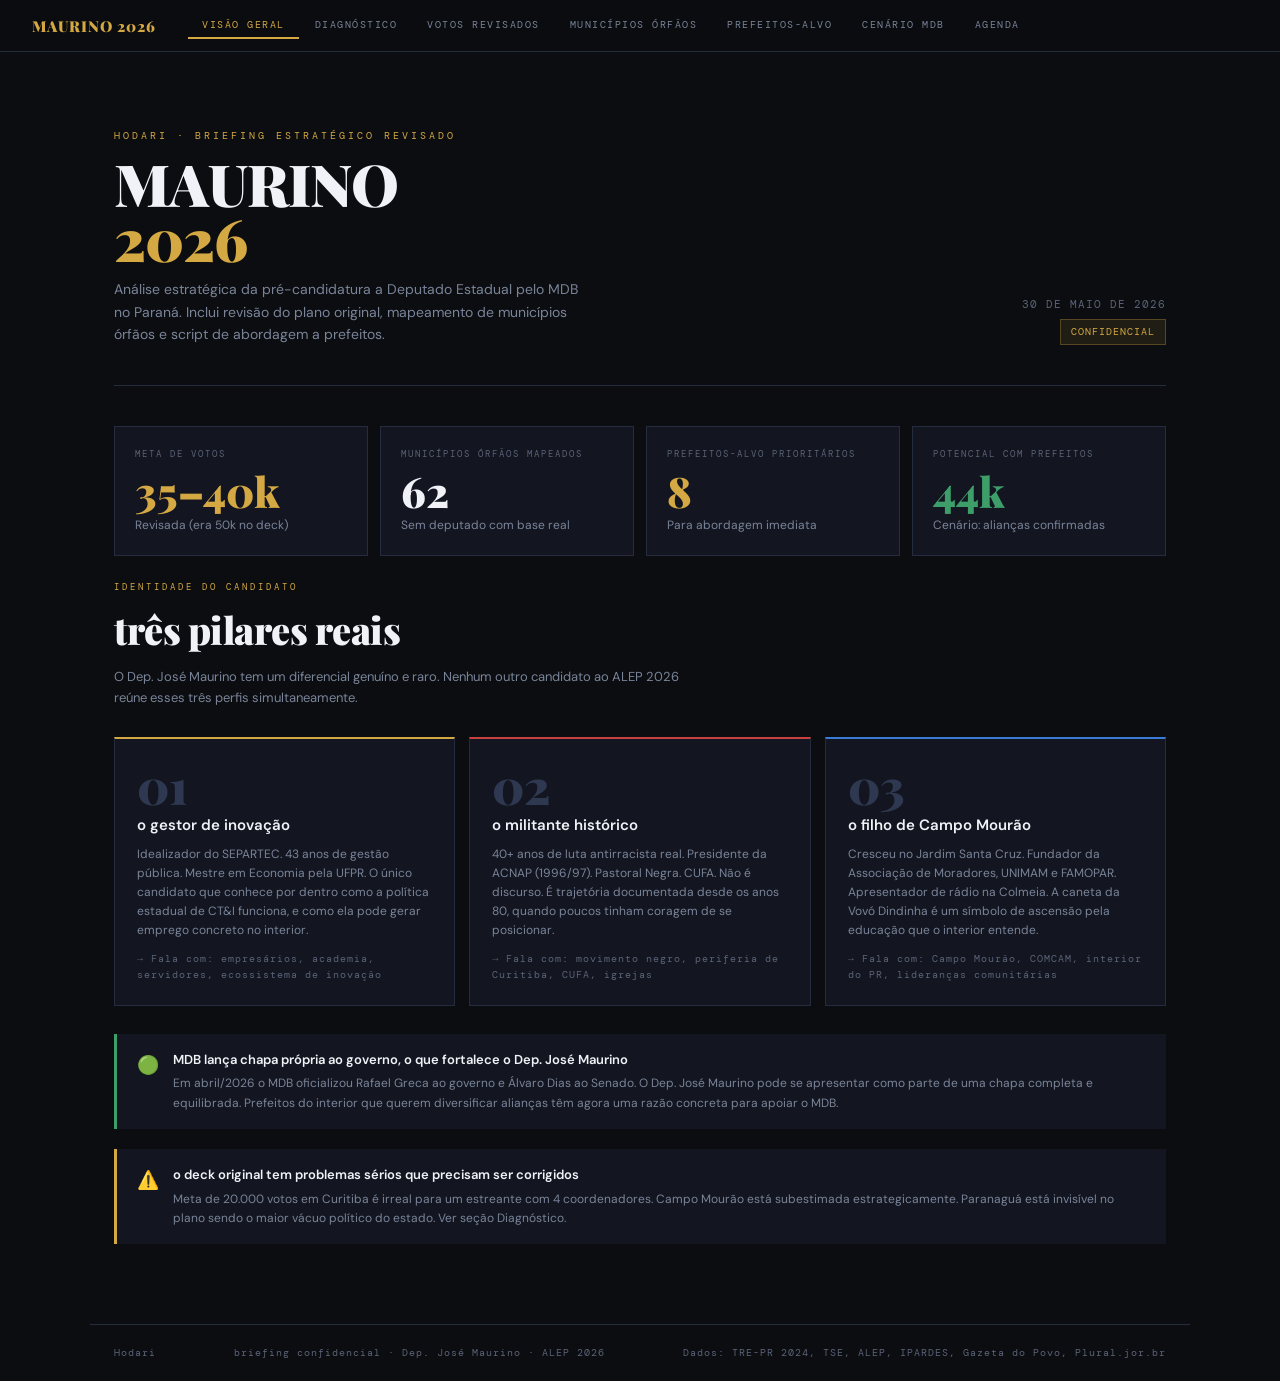
<file: clientes/maurino/index.html>
<!DOCTYPE html>
<html lang="pt-BR">
<head>
<meta charset="UTF-8">
<meta name="viewport" content="width=device-width, initial-scale=1.0">
<title>Maurino 2026 · briefing estratégico</title>
<style>
@import url('https://fonts.googleapis.com/css2?family=Playfair+Display:wght@700;900&family=DM+Sans:wght@300;400;500;600&family=DM+Mono:wght@400;500&display=swap');

:root {
  --bg: #0b0d10;
  --surface: #131620;
  --surface2: #1a1f2e;
  --border: #252c3d;
  --border2: #2e3850;
  --gold: #d4a843;
  --gold2: #f0c96a;
  --red: #c94040;
  --green: #3d9e6a;
  --blue: #3a7bd5;
  --text: #d8dde8;
  --dim: #5a6378;
  --dim2: #7a8499;
  --white: #f0f2f7;
}

* { box-sizing: border-box; margin: 0; padding: 0; }
html { scroll-behavior: smooth; }
body {
  background: var(--bg);
  color: var(--text);
  font-family: 'DM Sans', sans-serif;
  line-height: 1.6;
  min-height: 100vh;
}

/* ─── NAV ─── */
nav {
  position: fixed; top: 0; left: 0; right: 0; z-index: 100;
  background: rgba(11,13,16,.95);
  backdrop-filter: blur(12px);
  border-bottom: 1px solid var(--border);
  display: flex; align-items: center; gap: 0; padding: 0 32px;
  height: 52px;
}
.nav-logo {
  font-family: 'Playfair Display', serif;
  font-size: 15px; font-weight: 900;
  color: var(--gold); letter-spacing: 1px;
  margin-right: 32px; white-space: nowrap;
}
.nav-links { display: flex; gap: 2px; flex: 1; overflow-x: auto; }
.nav-links::-webkit-scrollbar { display: none; }
.nav-link {
  font-family: 'DM Mono', monospace; font-size: 10px;
  letter-spacing: 1.5px; text-transform: uppercase;
  color: var(--dim2); padding: 6px 14px;
  background: none; border: none; cursor: pointer;
  white-space: nowrap; transition: color .2s;
  border-bottom: 2px solid transparent;
}
.nav-link:hover { color: var(--text); }
.nav-link.active { color: var(--gold); border-bottom-color: var(--gold); }

/* ─── WRAPPER ─── */
.wrapper { max-width: 1100px; margin: 0 auto; padding: 80px 24px 60px; }

/* ─── SECTIONS ─── */
.section { display: none; animation: fadeIn .3s ease; }
.section.active { display: block; }
@keyframes fadeIn { from { opacity: 0; transform: translateY(8px); } to { opacity: 1; transform: translateY(0); } }

/* ─── HERO ─── */
.hero {
  padding: 48px 0 40px;
  border-bottom: 1px solid var(--border);
  margin-bottom: 40px;
  display: grid;
  grid-template-columns: 1fr auto;
  gap: 32px;
  align-items: end;
}
.hero-tag {
  font-family: 'DM Mono', monospace; font-size: 10px;
  letter-spacing: 3px; text-transform: uppercase;
  color: var(--gold); margin-bottom: 12px;
}
.hero h1 {
  font-family: 'Playfair Display', serif;
  font-size: clamp(36px, 5vw, 58px);
  font-weight: 900; color: var(--white);
  line-height: .95; letter-spacing: -1px;
}
.hero h1 em { color: var(--gold); font-style: normal; }
.hero-sub {
  font-size: 14px; color: var(--dim2); margin-top: 12px; max-width: 480px;
}
.hero-meta { text-align: right; }
.hero-date {
  font-family: 'DM Mono', monospace; font-size: 11px;
  color: var(--dim); letter-spacing: 1px;
  margin-bottom: 4px;
}
.hero-badge {
  display: inline-block;
  font-family: 'DM Mono', monospace; font-size: 10px;
  padding: 4px 10px; letter-spacing: 1px;
  background: rgba(212,168,67,.1);
  border: 1px solid rgba(212,168,67,.3);
  color: var(--gold);
}

/* ─── SECTION HEADER ─── */
.sec-header { margin-bottom: 28px; }
.sec-label {
  font-family: 'DM Mono', monospace; font-size: 9px;
  letter-spacing: 3px; text-transform: uppercase;
  color: var(--gold); margin-bottom: 6px;
}
.sec-title {
  font-family: 'Playfair Display', serif;
  font-size: clamp(26px, 4vw, 38px); font-weight: 900;
  color: var(--white); letter-spacing: -.5px;
}
.sec-desc { font-size: 13px; color: var(--dim2); margin-top: 6px; max-width: 600px; }

/* ─── CARDS GRID ─── */
.grid-2 { display: grid; grid-template-columns: 1fr 1fr; gap: 16px; }
.grid-3 { display: grid; grid-template-columns: repeat(3, 1fr); gap: 14px; }
.grid-4 { display: grid; grid-template-columns: repeat(4, 1fr); gap: 12px; }
@media(max-width: 700px) {
  .grid-2, .grid-3, .grid-4 { grid-template-columns: 1fr; }
  .hero { grid-template-columns: 1fr; }
  .hero-meta { text-align: left; }
}

.card {
  background: var(--surface);
  border: 1px solid var(--border);
  padding: 20px;
  transition: border-color .2s;
}
.card:hover { border-color: var(--border2); }
.card-label {
  font-family: 'DM Mono', monospace; font-size: 9px;
  letter-spacing: 2px; text-transform: uppercase;
  color: var(--dim); margin-bottom: 8px;
}
.card-num {
  font-family: 'Playfair Display', serif;
  font-size: 42px; font-weight: 900;
  color: var(--white); line-height: 1;
}
.card-num.gold { color: var(--gold); }
.card-num.green { color: var(--green); }
.card-num.red { color: var(--red); }
.card-sub { font-size: 12px; color: var(--dim2); margin-top: 4px; }

/* ─── ALERTA ─── */
.alert {
  padding: 16px 20px; margin-bottom: 20px;
  border-left: 3px solid;
  background: var(--surface);
  display: flex; gap: 14px; align-items: flex-start;
}
.alert.warn { border-color: var(--gold); }
.alert.danger { border-color: var(--red); }
.alert.ok { border-color: var(--green); }
.alert-icon { font-size: 18px; flex-shrink: 0; margin-top: 1px; }
.alert-title { font-size: 13px; font-weight: 600; color: var(--white); margin-bottom: 4px; }
.alert-body { font-size: 12px; color: var(--dim2); line-height: 1.6; }

/* ─── TABLE ─── */
.tbl-wrap { overflow-x: auto; }
table { width: 100%; border-collapse: collapse; font-size: 12px; }
thead th {
  font-family: 'DM Mono', monospace; font-size: 9px;
  letter-spacing: 1.5px; text-transform: uppercase;
  color: var(--dim); padding: 8px 12px; text-align: right;
  border-bottom: 1px solid var(--border);
  background: var(--surface); white-space: nowrap;
}
thead th:first-child, thead th:nth-child(2) { text-align: left; }
tbody tr:hover td { background: var(--surface2); }
td {
  padding: 8px 12px; border-bottom: 1px solid var(--border);
  text-align: right; color: var(--dim2);
}
td:first-child { text-align: left; color: var(--text); font-weight: 500; }
td:nth-child(2) { text-align: left; }
td.gold { color: var(--gold); font-weight: 600; }
td.red { color: var(--red); }
td.green { color: var(--green); }
.tbl-group td {
  background: #0e1018;
  font-family: 'DM Mono', monospace; font-size: 9px;
  letter-spacing: 2px; text-transform: uppercase;
  color: var(--dim); padding: 5px 12px;
  border-top: 1px solid var(--border);
}

/* ─── BADGE ─── */
.badge {
  display: inline-block; font-family: 'DM Mono', monospace;
  font-size: 9px; padding: 2px 7px; letter-spacing: .5px;
  border-radius: 2px; white-space: nowrap;
}
.badge-max { background: rgba(201,64,64,.15); color: #e07070; border: 1px solid rgba(201,64,64,.3); }
.badge-high { background: rgba(212,168,67,.12); color: var(--gold); border: 1px solid rgba(212,168,67,.3); }
.badge-med { background: rgba(58,123,213,.12); color: #7aaaf0; border: 1px solid rgba(58,123,213,.3); }
.badge-low { background: rgba(90,99,120,.1); color: var(--dim2); border: 1px solid var(--border); }
.badge-ok { background: rgba(61,158,106,.12); color: #6fca99; border: 1px solid rgba(61,158,106,.3); }
.badge-warn { background: rgba(212,168,67,.12); color: var(--gold); border: 1px solid rgba(212,168,67,.3); }
.badge-danger { background: rgba(201,64,64,.15); color: #e07070; border: 1px solid rgba(201,64,64,.3); }

/* ─── PROGRESS BAR ─── */
.prog-wrap { background: var(--surface2); height: 6px; margin-top: 6px; }
.prog-fill { height: 100%; transition: width .5s ease; }
.prog-gold { background: var(--gold); }
.prog-red { background: var(--red); }
.prog-green { background: var(--green); }
.prog-blue { background: var(--blue); }

/* ─── MINI BAR (inline) ─── */
.mini-bar { height: 3px; background: var(--border); margin-top: 5px; }
.mini-fill { height: 100%; background: var(--gold); }

/* ─── COMPARISON ─── */
.compare-row {
  display: grid; grid-template-columns: 1fr 1fr;
  gap: 2px; margin-bottom: 2px;
}
.compare-cell {
  background: var(--surface); padding: 14px 18px;
  border: 1px solid var(--border);
}
.compare-cell.bad { border-left: 2px solid var(--red); }
.compare-cell.good { border-left: 2px solid var(--green); }
.compare-label {
  font-family: 'DM Mono', monospace; font-size: 9px;
  letter-spacing: 1.5px; text-transform: uppercase;
  margin-bottom: 6px;
}
.compare-label.bad { color: var(--red); }
.compare-label.good { color: var(--green); }
.compare-text { font-size: 12px; color: var(--dim2); line-height: 1.6; }
.compare-text strong { color: var(--text); }

/* ─── PREFEITO CARD ─── */
.pref-card {
  background: var(--surface); border: 1px solid var(--border);
  padding: 20px; transition: border-color .2s;
  cursor: default;
}
.pref-card:hover { border-color: var(--gold); }
.pref-rank {
  font-family: 'Playfair Display', serif; font-size: 32px;
  font-weight: 900; color: var(--border2);
  float: right; line-height: 1;
}
.pref-cidade { font-size: 16px; font-weight: 600; color: var(--white); margin-bottom: 4px; }
.pref-nome { font-family: 'DM Mono', monospace; font-size: 11px; color: var(--gold); margin-bottom: 10px; }
.pref-votos {
  font-family: 'Playfair Display', serif; font-size: 28px;
  font-weight: 900; color: var(--white); margin: 10px 0 2px;
}
.pref-voto-label { font-size: 11px; color: var(--dim2); margin-bottom: 12px; }
.pref-insight { font-size: 11px; color: var(--dim2); line-height: 1.6; border-top: 1px solid var(--border); padding-top: 10px; margin-top: 10px; }
.pref-insight strong { color: var(--text); }
.script-box {
  background: rgba(212,168,67,.05); border: 1px solid rgba(212,168,67,.2);
  padding: 10px 14px; margin-top: 10px;
  font-size: 11px; color: #b89a50; line-height: 1.6; font-style: italic;
}
.pref-tags { display: flex; gap: 6px; flex-wrap: wrap; margin-bottom: 10px; }

/* ─── METODOLOGIA ─── */
.metod-box {
  background: var(--surface); border: 1px solid var(--border);
  padding: 20px; margin-bottom: 16px;
}
.metod-title {
  font-family: 'DM Mono', monospace; font-size: 10px;
  letter-spacing: 2px; text-transform: uppercase;
  color: var(--gold); margin-bottom: 10px;
}
.formula {
  background: var(--bg); border: 1px solid var(--border);
  padding: 12px 16px; font-family: 'DM Mono', monospace;
  font-size: 12px; color: var(--text); letter-spacing: .5px;
  margin: 8px 0;
}

/* ─── DIVIDER ─── */
.divider { border: none; border-top: 1px solid var(--border); margin: 28px 0; }

/* ─── SCENARIO TABS ─── */
.scenario-tabs { display: flex; gap: 8px; margin-bottom: 20px; flex-wrap: wrap; }
.stab {
  font-family: 'DM Mono', monospace; font-size: 10px;
  letter-spacing: 1px; text-transform: uppercase;
  padding: 7px 16px; background: var(--surface);
  border: 1px solid var(--border); color: var(--dim2);
  cursor: pointer; transition: all .15s;
}
.stab.active { background: var(--gold); border-color: var(--gold); color: #000; font-weight: 600; }
.stab:hover:not(.active) { border-color: var(--border2); color: var(--text); }

/* ─── TIMELINE ─── */
.timeline { position: relative; padding-left: 28px; }
.timeline::before {
  content: ''; position: absolute; left: 8px; top: 6px; bottom: 6px;
  width: 1px; background: var(--border);
}
.tl-item { position: relative; margin-bottom: 20px; }
.tl-dot {
  position: absolute; left: -24px; top: 4px;
  width: 10px; height: 10px; border-radius: 50%;
  background: var(--border2); border: 2px solid var(--bg);
}
.tl-dot.gold { background: var(--gold); }
.tl-dot.red { background: var(--red); }
.tl-dot.green { background: var(--green); }
.tl-date { font-family: 'DM Mono', monospace; font-size: 10px; color: var(--gold); letter-spacing: 1px; margin-bottom: 4px; }
.tl-title { font-size: 14px; font-weight: 600; color: var(--white); margin-bottom: 4px; }
.tl-desc { font-size: 12px; color: var(--dim2); line-height: 1.6; }

/* ─── PILAR CARD ─── */
.pilar-card {
  background: var(--surface); border: 1px solid var(--border);
  padding: 22px; border-top: 2px solid;
}
.pilar-card.p1 { border-top-color: var(--gold); }
.pilar-card.p2 { border-top-color: var(--red); }
.pilar-card.p3 { border-top-color: var(--blue); }
.pilar-num { font-family: 'Playfair Display', serif; font-size: 48px; font-weight: 900; color: var(--border2); line-height: 1; margin-bottom: 4px; }
.pilar-title { font-size: 15px; font-weight: 600; color: var(--white); margin-bottom: 8px; }
.pilar-body { font-size: 12px; color: var(--dim2); line-height: 1.6; }
.pilar-eleit { margin-top: 10px; font-family: 'DM Mono', monospace; font-size: 10px; color: var(--dim); letter-spacing: 1px; }

/* ─── FULL ROW CARD ─── */
.full { grid-column: 1 / -1; }

/* ─── FOOTER ─── */
.page-footer {
  max-width: 1100px; margin: 0 auto;
  padding: 20px 24px; font-family: 'DM Mono', monospace;
  font-size: 10px; color: var(--dim); letter-spacing: 1px;
  border-top: 1px solid var(--border);
  display: flex; justify-content: space-between; flex-wrap: wrap; gap: 8px;
}

/* ─── TOTALIZADOR ─── */
.total-box {
  background: var(--surface2); border: 1px solid var(--border2);
  padding: 20px 24px; display: flex; align-items: center;
  justify-content: space-between; gap: 20px; flex-wrap: wrap;
  margin: 20px 0;
}
.total-label { font-family: 'DM Mono', monospace; font-size: 10px; letter-spacing: 2px; text-transform: uppercase; color: var(--dim); }
.total-num {
  font-family: 'Playfair Display', serif; font-size: 52px;
  font-weight: 900; color: var(--white); line-height: 1;
}
.total-num.ok { color: var(--green); }
.total-num.warn { color: var(--gold); }
.total-target { font-size: 12px; color: var(--dim2); }
.total-bar-wrap { flex: 1; min-width: 200px; }
.total-bar-bg { background: var(--surface); height: 8px; }
.total-bar-fill { height: 100%; transition: width .6s ease; }

</style>
</head>
<body>

<!-- NAV -->
<nav>
  <div class="nav-logo">MAURINO 2026</div>
  <div class="nav-links">
    <button class="nav-link active" onclick="showSection('visao')">Visão Geral</button>
    <button class="nav-link" onclick="showSection('diagnostico')">Diagnóstico</button>
    <button class="nav-link" onclick="showSection('votos')">Votos Revisados</button>
    <button class="nav-link" onclick="showSection('municipios')">Municípios Órfãos</button>
    <button class="nav-link" onclick="showSection('prefeitos')">Prefeitos-Alvo</button>
    <button class="nav-link" onclick="showSection('cenario')">Cenário MDB</button>
    <button class="nav-link" onclick="showSection('agenda')">Agenda</button>
  </div>
</nav>

<div class="wrapper">

<!-- ══════════════════════════════════════
     SEÇÃO 1: VISÃO GERAL
══════════════════════════════════════ -->
<section class="section active" id="visao">

  <div class="hero">
    <div>
      <div class="hero-tag">Hodari · briefing estratégico revisado</div>
      <h1>MAURINO<br><em>2026</em></h1>
      <p class="hero-sub">Análise estratégica da pré-candidatura a Deputado Estadual pelo MDB no Paraná. Inclui revisão do plano original, mapeamento de municípios órfãos e script de abordagem a prefeitos.</p>
    </div>
    <div class="hero-meta">
      <div class="hero-date">30 DE MAIO DE 2026</div>
      <div class="hero-badge">CONFIDENCIAL</div>
    </div>
  </div>

  <!-- KPIs -->
  <div class="grid-4" style="margin-bottom:24px">
    <div class="card">
      <div class="card-label">meta de votos</div>
      <div class="card-num gold">35–40k</div>
      <div class="card-sub">Revisada (era 50k no deck)</div>
    </div>
    <div class="card">
      <div class="card-label">municípios órfãos mapeados</div>
      <div class="card-num">62</div>
      <div class="card-sub">Sem deputado com base real</div>
    </div>
    <div class="card">
      <div class="card-label">prefeitos-alvo prioritários</div>
      <div class="card-num gold">8</div>
      <div class="card-sub">Para abordagem imediata</div>
    </div>
    <div class="card">
      <div class="card-label">potencial com prefeitos</div>
      <div class="card-num green">44k</div>
      <div class="card-sub">Cenário: alianças confirmadas</div>
    </div>
  </div>

  <!-- PILARES -->
  <div class="sec-header">
    <div class="sec-label">identidade do candidato</div>
    <div class="sec-title">três pilares reais</div>
    <div class="sec-desc">O Dep. José Maurino tem um diferencial genuíno e raro. Nenhum outro candidato ao ALEP 2026 reúne esses três perfis simultaneamente.</div>
  </div>

  <div class="grid-3" style="margin-bottom:28px">
    <div class="pilar-card p1">
      <div class="pilar-num">01</div>
      <div class="pilar-title">o gestor de inovação</div>
      <div class="pilar-body">Idealizador do SEPARTEC. 43 anos de gestão pública. Mestre em Economia pela UFPR. O único candidato que conhece por dentro como a política estadual de CT&I funciona, e como ela pode gerar emprego concreto no interior.</div>
      <div class="pilar-eleit">→ Fala com: empresários, academia, servidores, ecossistema de inovação</div>
    </div>
    <div class="pilar-card p2">
      <div class="pilar-num">02</div>
      <div class="pilar-title">o militante histórico</div>
      <div class="pilar-body">40+ anos de luta antirracista real. Presidente da ACNAP (1996/97). Pastoral Negra. CUFA. Não é discurso. É trajetória documentada desde os anos 80, quando poucos tinham coragem de se posicionar.</div>
      <div class="pilar-eleit">→ Fala com: movimento negro, periferia de Curitiba, CUFA, igrejas</div>
    </div>
    <div class="pilar-card p3">
      <div class="pilar-num">03</div>
      <div class="pilar-title">o filho de Campo Mourão</div>
      <div class="pilar-body">Cresceu no Jardim Santa Cruz. Fundador da Associação de Moradores, UNIMAM e FAMOPAR. Apresentador de rádio na Colmeia. A caneta da Vovó Dindinha é um símbolo de ascensão pela educação que o interior entende.</div>
      <div class="pilar-eleit">→ Fala com: Campo Mourão, COMCAM, interior do PR, lideranças comunitárias</div>
    </div>
  </div>

  <!-- ALERTA MACRO -->
  <div class="alert ok">
    <div class="alert-icon">🟢</div>
    <div>
      <div class="alert-title">MDB lança chapa própria ao governo, o que fortalece o Dep. José Maurino</div>
      <div class="alert-body">Em abril/2026 o MDB oficializou Rafael Greca ao governo e Álvaro Dias ao Senado. O Dep. José Maurino pode se apresentar como parte de uma chapa completa e equilibrada. Prefeitos do interior que querem diversificar alianças têm agora uma razão concreta para apoiar o MDB.</div>
    </div>
  </div>

  <div class="alert warn">
    <div class="alert-icon">⚠️</div>
    <div>
      <div class="alert-title">o deck original tem problemas sérios que precisam ser corrigidos</div>
      <div class="alert-body">Meta de 20.000 votos em Curitiba é irreal para um estreante com 4 coordenadores. Campo Mourão está subestimada estrategicamente. Paranaguá está invisível no plano sendo o maior vácuo político do estado. Ver seção Diagnóstico.</div>
    </div>
  </div>

</section>

<!-- ══════════════════════════════════════
     SEÇÃO 2: DIAGNÓSTICO
══════════════════════════════════════ -->
<section class="section" id="diagnostico">

  <div class="sec-header">
    <div class="sec-label">análise do deck original</div>
    <div class="sec-title">o que está certo e o que precisa mudar</div>
    <div class="sec-desc">Revisão crítica do arquivo apresentado pelo candidato em 30/05/2026. Sem filtro.</div>
  </div>

  <!-- PONTOS FORTES -->
  <div style="margin-bottom:12px;font-family:'DM Mono',monospace;font-size:10px;letter-spacing:2px;text-transform:uppercase;color:var(--green)">✓ O que está forte</div>
  <div class="alert ok" style="margin-bottom:8px">
    <div class="alert-icon">✅</div>
    <div>
      <div class="alert-title">perfil técnico real e raro</div>
      <div class="alert-body">43 anos de gestão pública, mestrado UFPR, SEPARTEC, professor universitário. Nenhum outro candidato a estadual em 2026 tem esse currículo concreto. Isso não é narrativa inventada. É diferencial verificável.</div>
    </div>
  </div>
  <div class="alert ok" style="margin-bottom:8px">
    <div class="alert-icon">✅</div>
    <div>
      <div class="alert-title">os três pilares do produto político estão bem definidos</div>
      <div class="alert-body">Gestor de Inovação + Militante Histórico + Filho de Campo Mourão. Cada um fala com um eleitorado diferente sem se contradizer. É uma arquitetura de comunicação sólida.</div>
    </div>
  </div>
  <div class="alert ok" style="margin-bottom:24px">
    <div class="alert-icon">✅</div>
    <div>
      <div class="alert-title">estrutura de coordenadores locais existe</div>
      <div class="alert-body">Presença em Campo Mourão (4 coordenadores), Curitiba (4 pontos), Maringá, Londrina, Cascavel, Foz, Guarapuava, Paranaguá. Base operacional real, ainda que irregular em distribuição.</div>
    </div>
  </div>

  <!-- PROBLEMAS -->
  <div style="margin-bottom:12px;font-family:'DM Mono',monospace;font-size:10px;letter-spacing:2px;text-transform:uppercase;color:var(--red)">✗ O que precisa mudar</div>

  <!-- comparação -->
  <div class="compare-row" style="margin-bottom:2px">
    <div class="compare-cell bad">
      <div class="compare-label bad">❌ Deck original · Curitiba</div>
      <div class="compare-text"><strong>Meta: 20.000 votos</strong><br>Com apenas 4 coordenadores de bairro (sendo que Luiz Gringo cobre 2 áreas). Nenhum acordo com prefeito ou deputado federal de peso. Curitiba tem 54 candidatos brigando por cada nicho. Meta irrealizável.</div>
    </div>
    <div class="compare-cell good">
      <div class="compare-label good">✅ Revisado · Curitiba</div>
      <div class="compare-text"><strong>Meta: 4.000–5.000 votos</strong><br>Concentrar em nichos reais: periferia (CUFA/Prof. Euler), movimento negro (Aloisio), servidores CT&I (Tobias). Votos de qualidade, não quantidade. Realista e executável.</div>
    </div>
  </div>
  <div class="compare-row" style="margin-bottom:2px">
    <div class="compare-cell bad">
      <div class="compare-label bad">❌ Deck original · Campo Mourão</div>
      <div class="compare-text"><strong>Tratada como "base emocional"</strong><br>Projeto 14.500 votos mas não apresenta estratégia para a COMCAM (25 municípios). Sem mapa de prefeitos, sem script de abordagem, sem estimativa por município.</div>
    </div>
    <div class="compare-cell good">
      <div class="compare-label good">✅ Revisado · Campo Mourão</div>
      <div class="compare-text"><strong>Âncora real da campanha</strong><br>COMCAM tem 25 municípios. O Dep. José Maurino tem raiz, história e coordenadores. Com Sérgio Souza como dobradinha (deputado federal da região), o potencial é entre 10.000 e 14.000 votos reais e verificáveis.</div>
    </div>
  </div>
  <div class="compare-row" style="margin-bottom:2px">
    <div class="compare-cell bad">
      <div class="compare-label bad">❌ Deck original · Paranaguá</div>
      <div class="compare-text"><strong>1.000 votos. 1 coordenador.</strong><br>Paranaguá é o maior vácuo político do estado. Lançou 20 candidatos em 2022 e não elegeu nenhum. Tem 108k eleitores e zero representação na ALEP. O deck praticamente ignora isso.</div>
    </div>
    <div class="compare-cell good">
      <div class="compare-label good">✅ Revisado · Paranaguá</div>
      <div class="compare-text"><strong>Meta: entre 3.000 e 5.200 votos</strong><br>Com aliança com o prefeito Adriano Ramos (Republicanos, eleito com 72%). Paranaguá precisa de um deputado. O Dep. José Maurino pode ser esse deputado. Oportunidade máxima.</div>
    </div>
  </div>
  <div class="compare-row" style="margin-bottom:2px">
    <div class="compare-cell bad">
      <div class="compare-label bad">❌ Deck original · Pauta CT&I</div>
      <div class="compare-text"><strong>Linguagem acadêmica fria</strong><br>"Governança executiva do ecossistema de CT&I", "microcredenciais", "capacidades críticas". São slides de dissertação, não de campanha eleitoral. O eleitor de Irati ou Cornélio Procópio não vota em jargão.</div>
    </div>
    <div class="compare-cell good">
      <div class="compare-label good">✅ Revisado · Pauta CT&I</div>
      <div class="compare-text"><strong>Traduzir em impacto humano</strong><br>"Tecnologia que cria emprego na sua cidade." "Sua filha não precisa ir pra São Paulo trabalhar com tecnologia." "Universidade como motor do desenvolvimento regional." Técnico em emocional.</div>
    </div>
  </div>
  <div class="compare-row" style="margin-bottom:24px">
    <div class="compare-cell bad">
      <div class="compare-label bad">❌ Deck original · Orçamento</div>
      <div class="compare-text"><strong>R$200k em mobilização de campo</strong><br>Risco jurídico e operacional alto. Cabos eleitorais mal gerenciados são fonte de problemas legais. Para um primeiro mandato, é distribuição perigosa.</div>
    </div>
    <div class="compare-cell good">
      <div class="compare-label good">✅ Revisado · Orçamento</div>
      <div class="compare-text"><strong>Dobrar digital, cortar mobilização</strong><br>R$100k em marketing digital é pouco para 50k votos. Aumentar para R$150k e compensar cortando mobilização de campo. Presença de prefeito aliado substitui cabo eleitoral pago.</div>
    </div>
  </div>

  <!-- DIVERGÊNCIA DE DADOS -->
  <div class="alert danger">
    <div class="alert-icon">🚨</div>
    <div>
      <div class="alert-title">divergência de dados entre os arquivos. isso precisa ser resolvido antes da reunião</div>
      <div class="alert-body">
        O PDF de apresentação (mauri1.pdf) e o PPTX (maurinosexta.pptx) têm informações conflitantes:<br><br>
        <strong>Orçamento:</strong> PDF → R$499.800 / PPTX → R$600.000 (diferença de R$100.200)<br>
        <strong>Pessoal/Mobilização:</strong> PDF → R$129.600 / PPTX → R$200.000<br>
        <strong>Pessoal/Coordenadores:</strong> PDF → R$97.200 / PPTX → R$100.000<br>
        <strong>Combustível:</strong> PDF → R$5.000 / PPTX → R$25.000<br>
        <strong>Alimentação:</strong> PDF → R$3.000 / PPTX → R$25.000<br>
        <strong>Locação de Comitê:</strong> PDF → R$15.000 / PPTX → ausente<br><br>
        <strong>Recomendação:</strong> Definir o orçamento oficial antes de qualquer apresentação pública ou aos doadores. Os dois documentos estão em circulação com números diferentes.
      </div>
    </div>
  </div>

</section>

<!-- ══════════════════════════════════════
     SEÇÃO 3: VOTOS REVISADOS
══════════════════════════════════════ -->
<section class="section" id="votos">

  <div class="sec-header">
    <div class="sec-label">projeção revisada</div>
    <div class="sec-title">estimativa de votos por município</div>
    <div class="sec-desc">Metodologia transparente. 4 cenários. Comparação com o deck original. Clique no cenário para atualizar os números.</div>
  </div>

  <!-- METODOLOGIA -->
  <div class="metod-box" style="margin-bottom:20px">
    <div class="metod-title">📐 como os votos são calculados</div>
    <div class="formula">VOTOS ESTIMADOS = Eleitorado TRE-PR 2024 × 80% (comparecimento) × Taxa de penetração</div>
    <div style="display:grid;grid-template-columns:repeat(4,1fr);gap:10px;margin-top:12px">
      <div style="background:var(--bg);border:1px solid var(--border);padding:12px;text-align:center">
        <div style="font-family:'DM Mono',monospace;font-size:10px;color:var(--dim);letter-spacing:1px;margin-bottom:4px">SEM ALIANÇA</div>
        <div style="font-family:'Playfair Display',serif;font-size:22px;color:var(--text)">1,5%</div>
        <div style="font-size:10px;color:var(--dim2);margin-top:4px">Só digital + visitas</div>
      </div>
      <div style="background:var(--bg);border:1px solid var(--border);padding:12px;text-align:center">
        <div style="font-family:'DM Mono',monospace;font-size:10px;color:var(--dim);letter-spacing:1px;margin-bottom:4px">1 VEREADOR</div>
        <div style="font-family:'Playfair Display',serif;font-size:22px;color:var(--text)">3,0%</div>
        <div style="font-size:10px;color:var(--dim2);margin-top:4px">Um apoio local</div>
      </div>
      <div style="background:rgba(212,168,67,.05);border:1px solid rgba(212,168,67,.3);padding:12px;text-align:center">
        <div style="font-family:'DM Mono',monospace;font-size:10px;color:var(--gold);letter-spacing:1px;margin-bottom:4px">PREFEITO ALIADO ★</div>
        <div style="font-family:'Playfair Display',serif;font-size:22px;color:var(--gold)">6,0%</div>
        <div style="font-size:10px;color:var(--dim2);margin-top:4px">Máquina municipal</div>
      </div>
      <div style="background:var(--bg);border:1px solid var(--border);padding:12px;text-align:center">
        <div style="font-family:'DM Mono',monospace;font-size:10px;color:var(--dim);letter-spacing:1px;margin-bottom:4px">ESTRUTURADO</div>
        <div style="font-family:'Playfair Display',serif;font-size:22px;color:var(--text)">10,0%</div>
        <div style="font-size:10px;color:var(--dim2);margin-top:4px">Pref + campanha</div>
      </div>
    </div>
    <div style="margin-top:12px;font-size:11px;color:var(--dim2);line-height:1.7">
      <strong style="color:var(--text)">Base de comparação:</strong> Deputados eleitos em 2022 obtiveram entre 33.000 e 237.000 votos. Estreantes realistas: 33.000–50.000. 
      Abstenção média estadual 2022: 20%. Eleitorado estadual total: ~8,4M. Quociente eleitoral estimado 2026: ~130k votos por vaga ÷ coeficiente partidário ≈ 30–35k para primeiro mandato MDB.
    </div>
  </div>

  <!-- CENARIO TABS -->
  <div class="scenario-tabs">
    <button class="stab" onclick="setCen(0)">Sem aliança</button>
    <button class="stab" onclick="setCen(1)">1 Vereador</button>
    <button class="stab active" onclick="setCen(2)">Prefeito aliado ★</button>
    <button class="stab" onclick="setCen(3)">Estruturado</button>
  </div>

  <!-- TOTALIZADOR -->
  <div class="total-box">
    <div>
      <div class="total-label">Total projetado</div>
      <div class="total-num ok" id="total-num">44.439</div>
      <div class="total-target">Alvo mínimo: 35.000 votos</div>
    </div>
    <div class="total-bar-wrap">
      <div style="display:flex;justify-content:space-between;font-family:'DM Mono',monospace;font-size:9px;color:var(--dim);margin-bottom:4px">
        <span>0</span><span id="pct-label">127% do alvo</span><span>50k</span>
      </div>
      <div class="total-bar-bg">
        <div class="total-bar-fill prog-green" id="total-bar" style="width:89%"></div>
      </div>
    </div>
    <div>
      <div class="total-label">vs. Deck original</div>
      <div style="font-family:'Playfair Display',serif;font-size:28px;color:var(--red);line-height:1">50.000</div>
      <div class="total-target" style="color:var(--red)">Meta original (irreal)</div>
    </div>
  </div>

  <!-- TABELA -->
  <div class="tbl-wrap">
  <table id="votos-table">
  <thead>
    <tr>
      <th style="text-align:left">#</th>
      <th style="text-align:left">Município</th>
      <th>Oportunidade</th>
      <th>Eleitorado</th>
      <th>Sem aliança</th>
      <th>1 Vereador</th>
      <th class="col-pref">C/ Prefeito ★</th>
      <th>Estruturado</th>
      <th style="text-align:left">Deck original</th>
      <th style="text-align:left">Δ Diferença</th>
    </tr>
  </thead>
  <tbody id="votos-tbody"></tbody>
  </table>
  </div>

</section>

<!-- ══════════════════════════════════════
     SEÇÃO 4: MUNICÍPIOS ÓRFÃOS
══════════════════════════════════════ -->
<section class="section" id="municipios">

  <div class="sec-header">
    <div class="sec-label">análise territorial</div>
    <div class="sec-title">municípios sem deputado de base</div>
    <div class="sec-desc">O Paraná tem 399 municípios e 54 deputados. A maioria concentra base em 5–10 cidades. ~45% do estado está em vácuo político real.</div>
  </div>

  <div class="grid-4" style="margin-bottom:24px">
    <div class="card"><div class="card-label">municípios no PR</div><div class="card-num">399</div></div>
    <div class="card"><div class="card-label">deputados na ALEP</div><div class="card-num">54</div></div>
    <div class="card"><div class="card-label">Sem padrinho real</div><div class="card-num red">~180</div></div>
    <div class="card"><div class="card-label">% em vácuo</div><div class="card-num gold">45%</div></div>
  </div>

  <!-- REGIÕES -->
  <div id="regioes-container"></div>

</section>

<!-- ══════════════════════════════════════
     SEÇÃO 5: PREFEITOS-ALVO
══════════════════════════════════════ -->
<section class="section" id="prefeitos">

  <div class="sec-header">
    <div class="sec-label">estratégia de alianças</div>
    <div class="sec-title">8 prefeitos para abordar agora</div>
    <div class="sec-desc">Por que cada um, como abordar, o que faz cada prefeito se interessar e o script de abertura.</div>
  </div>

  <div class="alert ok" style="margin-bottom:20px">
    <div class="alert-icon">💡</div>
    <div>
      <div class="alert-title">por que prefeito vale mais que cabo eleitoral</div>
      <div class="alert-body">Um prefeito que apoia publicamente substitui 10 cabos eleitorais pagos. Ele tem legitimidade, rede, acesso à máquina municipal e influência direta sobre vereadores. Um acordo com o prefeito de Paranaguá vale mais do que R$50k em mobilização de campo.</div>
    </div>
  </div>

  <div id="prefeitos-container"></div>

  <!-- FRAMEWORK -->
  <hr class="divider">
  <div class="sec-header">
    <div class="sec-label">framework de abordagem</div>
    <div class="sec-title">3 tipos de prefeito, 3 narrativas</div>
  </div>
  <div class="grid-3">
    <div class="card">
      <div class="card-label">tipo A · sem representação</div>
      <div style="font-size:13px;font-weight:600;color:var(--white);margin:8px 0">Cidade invisível na ALEP</div>
      <div style="font-size:12px;color:var(--dim2);line-height:1.6">Prefeito com votos folgados mas cidade sem deputado. Toda demanda depende de político de outra cidade que não deve nada a ele.</div>
      <div class="script-box" style="margin-top:12px">"Prefeito, sua cidade não tem representação em Curitiba. Quero ser o deputado da sua região."</div>
    </div>
    <div class="card">
      <div class="card-label">tipo B · vencedor apertado</div>
      <div style="font-size:13px;font-weight:600;color:var(--white);margin:8px 0">Mandato inseguro</div>
      <div style="font-size:12px;color:var(--dim2);line-height:1.6">Ganhou por margem estreita. Precisa de aliado na ALEP para garantir emendas, projetos e viabilidade política nos próximos 4 anos.</div>
      <div class="script-box" style="margin-top:12px">"Prefeito, o senhor tem uma eleição difícil pela frente em 4 anos. Precisa entregar obras, e para isso precisa de um aliado em Curitiba."</div>
    </div>
    <div class="card">
      <div class="card-label">tipo C · anti-PSD</div>
      <div style="font-size:13px;font-weight:600;color:var(--white);margin:8px 0">Tensão com grupo dominante</div>
      <div style="font-size:12px;color:var(--dim2);line-height:1.6">Ganhou contra o PSD local. Não quer aliado que fortaleça o grupo adversário. MDB é o partido neutro e independente ideal.</div>
      <div class="script-box" style="margin-top:12px">"Sou do MDB, partido independente, não devo nada ao grupo que o senhor derrotou. Vou trabalhar pela sua agenda sem conflito de interesse."</div>
    </div>
  </div>

</section>

<!-- ══════════════════════════════════════
     SEÇÃO 6: CENÁRIO MDB
══════════════════════════════════════ -->
<section class="section" id="cenario">

  <div class="sec-header">
    <div class="sec-label">contexto político 2026</div>
    <div class="sec-title">o MDB no Paraná e o que isso significa</div>
    <div class="sec-desc">O cenário político estadual mudou em abril/2026. Entender o movimento do partido é essencial para posicionar o Maurino.</div>
  </div>

  <div class="alert ok" style="margin-bottom:16px">
    <div class="alert-icon">🟢</div>
    <div>
      <div class="alert-title">MDB vai em chapa própria: Greca ao governo, Álvaro Dias ao Senado</div>
      <div class="alert-body">Oficializado em abril/2026. O partido não está em oposição declarada ao governo Ratinho, mas tem identidade própria. "O MDB continua parceiro do Governo e também tem o seu pré-candidato ao Governador" (Anibelli Neto). Isso é posicionamento de centro, ideal para o Dep. José Maurino.</div>
    </div>
  </div>

  <div class="alert warn" style="margin-bottom:16px">
    <div class="alert-icon">⚠️</div>
    <div>
      <div class="alert-title">racha no PSD cria oportunidade para o MDB no interior</div>
      <div class="alert-body">Ratinho Jr. escolheu Sandro Alex (PSD) ao governo, ignorando Alexandre Curi, Guto Silva e Rafael Greca. O resultado foi rebelião pública na ALEP. Prefeitos que estavam no grupo do governador podem querer diversificar alianças, e o MDB está no lugar certo para capturar isso.</div>
    </div>
  </div>

  <div class="grid-2" style="margin-bottom:24px">
    <div class="card">
      <div class="card-label">chapa MDB 2026</div>
      <div style="margin-top:12px">
        <div style="border-left:2px solid var(--gold);padding:10px 14px;margin-bottom:8px;background:var(--surface2)">
          <div style="font-size:11px;color:var(--dim);font-family:'DM Mono',monospace;letter-spacing:1px">GOVERNADOR</div>
          <div style="font-size:15px;font-weight:600;color:var(--white)">Rafael Greca</div>
          <div style="font-size:11px;color:var(--dim2)">Ex-prefeito de Curitiba 3x. 70% de aprovação.</div>
        </div>
        <div style="border-left:2px solid var(--blue);padding:10px 14px;margin-bottom:8px;background:var(--surface2)">
          <div style="font-size:11px;color:var(--dim);font-family:'DM Mono',monospace;letter-spacing:1px">SENADO</div>
          <div style="font-size:15px;font-weight:600;color:var(--white)">Álvaro Dias</div>
          <div style="font-size:11px;color:var(--dim2)">Ex-governador, ex-senador. 1º nas pesquisas.</div>
        </div>
        <div style="border-left:2px solid var(--green);padding:10px 14px;background:var(--surface2)">
          <div style="font-size:11px;color:var(--dim);font-family:'DM Mono',monospace;letter-spacing:1px">DEPUTADO ESTADUAL</div>
          <div style="font-size:15px;font-weight:600;color:var(--white)">Dep. José Maurino</div>
          <div style="font-size:11px;color:var(--dim2)">O candidato que falta na chapa. Interior + inovação + movimento negro.</div>
        </div>
      </div>
    </div>
    <div class="card">
      <div class="card-label">como usar isso na abordagem a prefeitos</div>
      <div style="margin-top:12px;font-size:12px;color:var(--dim2);line-height:1.8">
        <div style="margin-bottom:10px;color:var(--text);font-weight:500">Para prefeito de qualquer partido:</div>
        <div class="script-box">"Nosso partido está lançando Greca ao governo e Álvaro Dias ao Senado. Sou o deputado estadual dessa chapa. Se o senhor quiser ter um aliado com acesso direto ao próximo governador, sou esse aliado."</div>
        <div style="margin-top:14px;font-size:11px;color:var(--dim2)">
          <strong style="color:var(--text)">Importante:</strong> O MDB deixou claro que não rompeu com o governo atual. Isso significa que a abordagem funciona tanto com prefeitos de situação quanto de oposição. Flexibilidade de centro é um ativo real.
        </div>
      </div>
    </div>
  </div>

  <!-- DYNASTIAS DA ALEP -->
  <hr class="divider">
  <div class="sec-header">
    <div class="sec-label">mapa de poder</div>
    <div class="sec-title">famílias políticas na ALEP</div>
    <div class="sec-desc">30% dos 54 deputados chegaram ao cargo carregando um sobrenome que já abriu portas. O Dep. José Maurino é o oposto disso, e isso pode ser narrativa.</div>
  </div>
  <div class="tbl-wrap">
  <table>
    <thead>
      <tr><th style="text-align:left">Deputado</th><th style="text-align:left">Partido</th><th style="text-align:left">Origem do poder</th><th>Força</th></tr>
    </thead>
    <tbody>
      <tr><td>Alexandre Curi</td><td><span class="badge badge-low">PSD</span></td><td>Neto de Aníbal Khury (5x pres. ALEP) + casado com neta de Paulo Pimentel (ex-gov.)</td><td style="text-align:center">⭐⭐⭐⭐⭐</td></tr>
      <tr><td>Anibelli Neto</td><td><span class="badge badge-ok">MDB</span></td><td>Filho de Antônio Martins Anibelli (9 mandatos) + neto de Antônio Anibelli (ex-gov. interino)</td><td style="text-align:center">⭐⭐⭐⭐⭐</td></tr>
      <tr><td>Requião Filho</td><td><span class="badge badge-low">PDT</span></td><td>Filho de Roberto Requião (ex-gov. 2x, ex-senador), neto, sobrinho e primo de políticos</td><td style="text-align:center">⭐⭐⭐⭐⭐</td></tr>
      <tr><td>Maria Victoria</td><td><span class="badge badge-low">PP</span></td><td>Filha de Ricardo Barros (ex-ministro) e Cida Borghetti (ex-governadora)</td><td style="text-align:center">⭐⭐⭐⭐⭐</td></tr>
      <tr><td>Flávia Francischini</td><td><span class="badge badge-low">União</span></td><td>Esposa de Fernando Francischini (cassado). Filho Felipe é deputado federal.</td><td style="text-align:center">⭐⭐⭐⭐</td></tr>
      <tr><td>Ney Leprevost</td><td><span class="badge badge-low">União</span></td><td>Neto de Ney Leprevost, ex-prefeito de Curitiba (1948). Irmão foi vereador.</td><td style="text-align:center">⭐⭐⭐⭐</td></tr>
      <tr><td>Mabel Canto</td><td><span class="badge badge-low">PP</span></td><td>Filha do ex-prefeito de Ponta Grossa Jocelito Canto</td><td style="text-align:center">⭐⭐⭐⭐</td></tr>
      <tr><td>Marcelo Rangel</td><td><span class="badge badge-low">PSD</span></td><td>Irmão do dep. federal Sandro Alex. Candidato ao governo apoiado por Ratinho Jr.</td><td style="text-align:center">⭐⭐⭐⭐</td></tr>
      <tr><td>Artagão Júnior</td><td><span class="badge badge-low">PSD</span></td><td>Filho de Artagão de Mattos Leão, ex-dep. estadual e conselheiro do TCE</td><td style="text-align:center">⭐⭐⭐</td></tr>
      <tr><td>Nelson Justus</td><td><span class="badge badge-low">União</span></td><td>Filho de Nelson Justus pai, presidente da ALEP (2003–2007)</td><td style="text-align:center">⭐⭐⭐</td></tr>
      <tr><td>Cristina Silvestri</td><td><span class="badge badge-low">PP</span></td><td>Esposa de Cezar Silvestri, mãe do ex-prefeito de Guarapuava</td><td style="text-align:center">⭐⭐⭐</td></tr>
      <tr><td>Adão Litro</td><td><span class="badge badge-low">PSD</span></td><td>Família Litro tem tradição no Sudoeste do PR. Tio do dep. federal Paulo Litro.</td><td style="text-align:center">⭐⭐⭐</td></tr>
      <tr><td style="color:var(--green);font-weight:600">Dep. José Maurino (candidato)</td><td><span class="badge badge-ok">MDB</span></td><td style="color:var(--green)">Sem herança política. Poder próprio: 43 anos de gestão pública, currículo real.</td><td style="text-align:center;color:var(--green)">— mérito</td></tr>
    </tbody>
  </table>
  </div>

</section>

<!-- ══════════════════════════════════════
     SEÇÃO 7: AGENDA
══════════════════════════════════════ -->
<section class="section" id="agenda">

  <div class="sec-header">
    <div class="sec-label">calendário estratégico</div>
    <div class="sec-title">do agora até 4 de outubro</div>
    <div class="sec-desc">O timing da campanha. Cada fase tem uma missão específica.</div>
  </div>

  <div class="grid-2" style="margin-bottom:24px">
    <div>
      <div class="timeline">
        <div class="tl-item">
          <div class="tl-dot gold"></div>
          <div class="tl-date">junho/2026</div>
          <div class="tl-title">pré-campanha: alianças e digital</div>
          <div class="tl-desc">Visitar os 8 prefeitos-alvo. Intensificar redes sociais. Entrevistas em Campo Mourão (Rádio Musical FM, Tribuna do Interior). Crowdfunding via plataforma TSE (aberto desde 15/mai). Nunca pedir voto explicitamente. É regra legal.</div>
        </div>
        <div class="tl-item">
          <div class="tl-dot gold"></div>
          <div class="tl-date">20 DE JUNHO</div>
          <div class="tl-title">feijoada do Dep. José Maurino</div>
          <div class="tl-desc">Evento de mobilização popular. Primeiro termômetro real da base. Presença dos coordenadores locais como sinal de força.</div>
        </div>
        <div class="tl-item">
          <div class="tl-dot"></div>
          <div class="tl-date">18 DE JULHO</div>
          <div class="tl-title">convenção do MDB</div>
          <div class="tl-desc">Entre 20 de julho e 5 de agosto conforme calendário TSE. Registro oficial da candidatura. Momento de visibilidade interna no partido.</div>
        </div>
        <div class="tl-item">
          <div class="tl-dot green"></div>
          <div class="tl-date">1 DE AGOSTO</div>
          <div class="tl-title">lançamento em Campo Mourão</div>
          <div class="tl-desc">Evento emocional, a base afetiva. Presença de deputados do MDB. Campo Mourão como epicentro simbólico. Transmissão ao vivo nas redes.</div>
        </div>
        <div class="tl-item">
          <div class="tl-dot green"></div>
          <div class="tl-date">8 DE AGOSTO</div>
          <div class="tl-title">lançamento em Curitiba</div>
          <div class="tl-desc">Capital e maior colégio eleitoral. Foco em nichos: movimento negro, CUFA, servidores de CT&I. Presença do Prof. Euler e Aloisio Nascimento.</div>
        </div>
        <div class="tl-item">
          <div class="tl-dot"></div>
          <div class="tl-date">14–15 DE AGOSTO</div>
          <div class="tl-title">jantares em Londrina/Maringá</div>
          <div class="tl-desc">Norte do Paraná. Ecossistema de inovação. Professores universitários. Lideranças do movimento negro regional.</div>
        </div>
        <div class="tl-item">
          <div class="tl-dot"></div>
          <div class="tl-date">28–29 DE AGOSTO</div>
          <div class="tl-title">Guarapuava, Cascavel e Foz</div>
          <div class="tl-desc">Centro-sul e oeste. Regiões com coordenadores locais já identificados (Prof. Cleber, Vinícius França, Prof. Eduardo Dechechi).</div>
        </div>
        <div class="tl-item">
          <div class="tl-dot red"></div>
          <div class="tl-date">setembro: sprint final</div>
          <div class="tl-title">campanha de rua + digital massivo</div>
          <div class="tl-desc">Reuniões capilares com lideranças comunitárias. Presença nos municípios dos prefeitos aliados. Tráfego pago concentrado nas últimas 3 semanas.</div>
        </div>
        <div class="tl-item">
          <div class="tl-dot red"></div>
          <div class="tl-date">4 DE OUTUBRO</div>
          <div class="tl-title">primeiro turno</div>
          <div class="tl-desc">Meta: 35.000–40.000 votos. Alvo interno do candidato: 50.000.</div>
        </div>
      </div>
    </div>

    <div>
      <!-- REGRAS LEGAIS -->
      <div style="background:var(--surface);border:1px solid var(--border);padding:20px;margin-bottom:16px">
        <div style="font-family:'DM Mono',monospace;font-size:10px;letter-spacing:2px;text-transform:uppercase;color:var(--red);margin-bottom:12px">⚖️ Regras Legais Inegociáveis</div>
        <div style="display:flex;flex-direction:column;gap:8px">
          <div style="font-size:12px;color:var(--dim2);padding:8px 12px;border-left:2px solid var(--red);line-height:1.6"><strong style="color:var(--text)">Até 15/ago:</strong> Nunca pedir voto explicitamente. Nunca mencionar número eleitoral em conteúdo pago.</div>
          <div style="font-size:12px;color:var(--dim2);padding:8px 12px;border-left:2px solid var(--red);line-height:1.6"><strong style="color:var(--text)">Doações:</strong> Só pessoa física (máx. 10% da renda). CNPJ não pode. Crowdfunding só via plataforma TSE.</div>
          <div style="font-size:12px;color:var(--dim2);padding:8px 12px;border-left:2px solid var(--red);line-height:1.6"><strong style="color:var(--text)">IA em conteúdo:</strong> Deepfake proibido. Conteúdo sintético precisa de rótulo (Res. TSE 23.732/2024).</div>
          <div style="font-size:12px;color:var(--dim2);padding:8px 12px;border-left:2px solid var(--gold);line-height:1.6"><strong style="color:var(--text)">Dúvida jurídica?</strong> Consultar Dr. Gilmar Cardoso ou Dr. Cristiano Dionísio antes de agir.</div>
        </div>
      </div>

      <!-- ORÇAMENTO COMPARADO -->
      <div style="background:var(--surface);border:1px solid var(--border);padding:20px">
        <div style="font-family:'DM Mono',monospace;font-size:10px;letter-spacing:2px;text-transform:uppercase;color:var(--gold);margin-bottom:12px">💰 orçamento · divergência entre os arquivos</div>
        <div style="font-size:11px;color:var(--red);margin-bottom:10px">⚠️ Os dois documentos têm valores diferentes. Definir o oficial antes de apresentar a doadores.</div>
        <table style="font-size:11px">
          <thead><tr><th style="text-align:left;font-size:9px">Item</th><th>PDF</th><th>PPTX</th><th>Δ</th></tr></thead>
          <tbody>
            <tr><td>Marketing Digital</td><td>100.000</td><td>100.000</td><td class="green">=</td></tr>
            <tr><td>Coordenadores</td><td>97.200</td><td>100.000</td><td class="warn">+2.800</td></tr>
            <tr><td>Mobilização</td><td>129.600</td><td>200.000</td><td class="red">+70.400</td></tr>
            <tr><td>Material Gráfico</td><td>100.000</td><td>100.000</td><td class="green">=</td></tr>
            <tr><td>Despesas Gerais</td><td>50.000</td><td>50.000</td><td class="green">=</td></tr>
            <tr><td>Comitê</td><td>15.000</td><td>—</td><td class="red">-15.000</td></tr>
            <tr><td>Combustível</td><td>5.000</td><td>25.000</td><td class="red">+20.000</td></tr>
            <tr><td>Alimentação</td><td>3.000</td><td>25.000</td><td class="red">+22.000</td></tr>
            <tr style="font-weight:600"><td>TOTAL</td><td class="gold">499.800</td><td class="red">600.000</td><td class="red">+100.200</td></tr>
          </tbody>
        </table>
      </div>
    </div>
  </div>

</section>

</div><!-- /wrapper -->

<footer class="page-footer">
  <span>Hodari</span>
  <span>briefing confidencial · Dep. José Maurino · ALEP 2026</span>
  <span>Dados: TRE-PR 2024, TSE, ALEP, IPARDES, Gazeta do Povo, Plural.jor.br</span>
</footer>

<script>
// ─── DADOS ───────────────────────────────────────────────

const DADOS_VOTOS = [
  // Litoral
  {r:"Litoral / Vale do Ribeira", n:"Paranaguá", e:108344, o:"MÁXIMA", v:[1300,2601,5201,8668], orig:1000},
  {r:"Litoral / Vale do Ribeira", n:"Matinhos", e:34607, o:"MÁXIMA", v:[415,831,1661,2769], orig:0},
  {r:"Litoral / Vale do Ribeira", n:"Guaratuba", e:31890, o:"ALTA", v:[382,765,1531,2551], orig:0},
  {r:"Litoral / Vale do Ribeira", n:"Pontal do Paraná", e:22000, o:"ALTA", v:[264,528,1056,1760], orig:0},
  {r:"Litoral / Vale do Ribeira", n:"Morretes", e:14682, o:"ALTA", v:[176,352,705,1175], orig:0},
  {r:"Litoral / Vale do Ribeira", n:"Antonina", e:14000, o:"ALTA", v:[168,336,672,1120], orig:0},
  {r:"Litoral / Vale do Ribeira", n:"Cerro Azul", e:14000, o:"MÉDIA", v:[168,336,672,1120], orig:0},
  {r:"Litoral / Vale do Ribeira", n:"Bocaiuva do Sul", e:11000, o:"MÉDIA", v:[132,264,528,880], orig:0},
  // Norte Pioneiro
  {r:"Norte Pioneiro", n:"Cornélio Procópio", e:35000, o:"ALTA", v:[420,840,1680,2800], orig:0},
  {r:"Norte Pioneiro", n:"Jacarezinho", e:28000, o:"ALTA", v:[336,672,1344,2240], orig:0},
  {r:"Norte Pioneiro", n:"Bandeirantes", e:23000, o:"ALTA", v:[276,552,1104,1840], orig:0},
  {r:"Norte Pioneiro", n:"Ibaiti", e:20000, o:"ALTA", v:[240,480,960,1600], orig:0},
  {r:"Norte Pioneiro", n:"Wenceslau Braz", e:13000, o:"ALTA", v:[156,312,624,1040], orig:0},
  {r:"Norte Pioneiro", n:"Carlópolis", e:10800, o:"MÉDIA", v:[129,259,518,864], orig:0},
  {r:"Norte Pioneiro", n:"Joaquim Távora", e:10500, o:"MÉDIA", v:[126,252,504,840], orig:0},
  // Centro-sul
  {r:"Centro-Sul", n:"Irati", e:40000, o:"ALTA", v:[480,960,1920,3200], orig:0},
  {r:"Centro-Sul", n:"União da Vitória", e:33000, o:"ALTA", v:[396,792,1584,2640], orig:0},
  {r:"Centro-Sul", n:"Prudentópolis", e:32000, o:"ALTA", v:[384,768,1536,2560], orig:0},
  {r:"Centro-Sul", n:"Ivaiporã", e:22000, o:"ALTA", v:[264,528,1056,1760], orig:0},
  {r:"Centro-Sul", n:"Palmas", e:22000, o:"ALTA", v:[264,528,1056,1760], orig:0},
  {r:"Centro-Sul", n:"Pitanga", e:20000, o:"ALTA", v:[240,480,960,1600], orig:0},
  // Campos Gerais
  {r:"Campos Gerais Interior", n:"Jaguariaíva", e:22000, o:"ALTA", v:[264,528,1056,1760], orig:0},
  {r:"Campos Gerais Interior", n:"Arapoti", e:18000, o:"ALTA", v:[216,432,864,1440], orig:0},
  {r:"Campos Gerais Interior", n:"Ortigueira", e:14000, o:"MÉDIA", v:[168,336,672,1120], orig:0},
  {r:"Campos Gerais Interior", n:"Sengés", e:13500, o:"MÉDIA", v:[162,324,648,1080], orig:0},
  // Base já no deck (mantidas)
  {r:"Base Original do Deck", n:"Curitiba", e:1296196, o:"BASE", v:[3000,4000,5000,6000], orig:20000},
  {r:"Base Original do Deck", n:"Campo Mourão / COMCAM", e:62603, o:"BASE", v:[8000,10000,12000,14500], orig:14500},
  {r:"Base Original do Deck", n:"Maringá", e:264385, o:"BASE", v:[800,1200,1500,2000], orig:1500},
  {r:"Base Original do Deck", n:"Londrina", e:358763, o:"BASE", v:[600,800,1000,1400], orig:1000},
  {r:"Base Original do Deck", n:"Guarapuava", e:134000, o:"BASE", v:[500,700,1000,1400], orig:1000},
  {r:"Base Original do Deck", n:"Cascavel", e:210614, o:"BASE", v:[400,550,700,900], orig:700},
  {r:"Base Original do Deck", n:"Foz do Iguaçu", e:170763, o:"BASE", v:[400,550,700,900], orig:700},
  {r:"Base Original do Deck", n:"Araruna", e:11000, o:"BASE", v:[300,400,500,700], orig:500},
];

const cenarios = ["Sem aliança (1,5%)", "1 Vereador (3%)", "Prefeito aliado (6%) ★", "Estruturado (10%)"];
let cenAtivo = 2;

function fmt(n) { return n.toLocaleString('pt-BR'); }
function badge(o) {
  if(o==="MÁXIMA") return '<span class="badge badge-max">🔴 MÁXIMA</span>';
  if(o==="ALTA")   return '<span class="badge badge-high">🟡 ALTA</span>';
  if(o==="MÉDIA")  return '<span class="badge badge-med">🔵 MÉDIA</span>';
  if(o==="BASE")   return '<span class="badge badge-ok">🟢 BASE</span>';
  return '<span class="badge badge-low">⚪ BAIXA</span>';
}

function setCen(idx) {
  cenAtivo = idx;
  document.querySelectorAll('.stab').forEach((b,i) => b.classList.toggle('active', i===idx));
  renderVotos();
}

function renderVotos() {
  const tbody = document.getElementById('votos-tbody');
  if(!tbody) return;
  let html = '', reg = '', i = 1;
  let total = 0;
  DADOS_VOTOS.forEach(d => {
    if(d.r !== reg) {
      reg = d.r;
      html += `<tr class="tbl-group"><td colspan="10">📍 ${reg}</td></tr>`;
    }
    const v = d.v[cenAtivo];
    total += v;
    const delta = v - d.orig;
    const deltaStr = d.orig === 0
      ? '<span style="color:var(--dim)">+novo</span>'
      : delta >= 0
        ? `<span class="green">+${fmt(delta)}</span>`
        : `<span class="red">${fmt(delta)}</span>`;
    const maxV = Math.max(...d.v);
    const pct = Math.round(v/maxV*100);
    html += `<tr>
      <td style="color:var(--dim);font-family:'DM Mono',monospace;font-size:10px">${i++}</td>
      <td>${d.n}</td>
      <td>${badge(d.o)}</td>
      <td style="text-align:right">${fmt(d.e)}</td>
      <td>${fmt(d.v[0])}</td>
      <td>${fmt(d.v[1])}</td>
      <td class="${cenAtivo===2?'gold':''}">${fmt(d.v[2])}</td>
      <td>${fmt(d.v[3])}</td>
      <td style="text-align:right;color:var(--dim2)">${d.orig>0?fmt(d.orig):'—'}</td>
      <td>${deltaStr}</td>
    </tr>`;
  });
  tbody.innerHTML = html;
  // atualizar totalizador
  const alvo = 35000;
  const pct = Math.min(total/alvo*100, 100);
  document.getElementById('total-num').textContent = fmt(total);
  document.getElementById('total-num').className = 'total-num ' + (total >= alvo ? 'ok' : 'warn');
  document.getElementById('pct-label').textContent = Math.round(total/alvo*100)+'% do alvo';
  document.getElementById('total-bar').style.width = pct+'%';
  document.getElementById('total-bar').className = 'total-bar-fill ' + (total >= alvo ? 'prog-green' : 'prog-gold');
}

// ─── MUNICÍPIOS ÓRFÃOS ───────────────────────────────────

const REGIOES = [
  {
    nome: "Litoral & Vale do Ribeira",
    nivel: "MÁXIMA",
    insight: "Paranaguá é o maior vácuo político do estado. 108k eleitores, maior porto da América Latina, 20 candidatos em 2022 e zero eleitos. Prefeito Adriano Ramos (Republicanos) ganhou com 72% e não tem aliado na ALEP.",
    muns: ["Paranaguá","Matinhos","Guaratuba","Pontal do Paraná","Morretes","Antonina","Cerro Azul","Adrianópolis","Guaraqueçaba","Bocaiuva do Sul","Tunas do Paraná","Doutor Ulysses"]
  },
  {
    nome: "Norte Pioneiro",
    nivel: "ALTA",
    insight: "17 municípios sem padrinho consolidado. Região histórica, eleitorado fiel e previsível. Sem renovação política expressiva há décadas. Quem chegar primeiro planta raiz.",
    muns: ["Jacarezinho","Cornélio Procópio","Bandeirantes","Ibaiti","Wenceslau Braz","Carlópolis","Joaquim Távora","Quatiguá","Santa Mariana","Uraí","Ribeirão do Pinhal","Tomazina","São José da Boa Vista","Abatiá","Leópolis","Rancho Alegre","Nova América da Colônia"]
  },
  {
    nome: "Centro-Sul (Palmas / Pitanga / Irati)",
    nivel: "ALTA",
    insight: "IDH abaixo da média estadual, pouco investimento público, alto índice de retenção de voto por gratidão. Custo de campanha significativamente menor que Curitiba. Candidato que resolve um problema pontual colhe votos por 2 eleições.",
    muns: ["Irati","Prudentópolis","União da Vitória","Ivaiporã","Palmas","Pitanga","Cruz Machado","Rebouças","Mallet","Bituruna","General Carneiro","Manoel Ribas","Roncador","Grandes Rios","Luiziana","Mamborê","Paula Freitas","Paulo Frontin","Porto Vitória"]
  },
  {
    nome: "Campos Gerais Interior",
    nivel: "MÉDIA",
    insight: "Ponta Grossa tem deputado (Marcelo Rangel), mas municípios ao norte ficam sem cobertura real. Jaguariaíva e Arapoti têm potencial industrial não explorado politicamente.",
    muns: ["Jaguariaíva","Arapoti","Ortigueira","Sengés","Reserva","Cândido de Abreu","Imbaú","Ventania"]
  },
  {
    nome: "Noroeste Profundo",
    nivel: "MÉDIA",
    insight: "Alta dispersão demográfica. Custo logístico elevado. Funciona melhor como rota de votos somados, não como base territorial. Visitar em bloco junto com agenda de Maringá.",
    muns: ["Nova Londrina","Querência do Norte","Paraíso do Norte","Cruzeiro do Sul","Tamboara","Amaporã","Santa Cruz de Monte Castelo","Marilena","Guairaçá","Jardim Olinda","Nova Aliança do Ivaí","Santa Isabel do Ivaí","Porto Rico","São Pedro do Paraná","Planaltina do Paraná","Paranapoema","Itaúna do Sul"]
  }
];

function renderRegioes() {
  const c = document.getElementById('regioes-container');
  if(!c) return;
  c.innerHTML = REGIOES.map(r => {
    const bcls = r.nivel==='MÁXIMA'?'badge-max':r.nivel==='ALTA'?'badge-high':'badge-med';
    const tags = r.muns.map(m => `<span class="badge badge-low" style="margin:2px;padding:3px 8px">${m}</span>`).join('');
    return `<div class="card" style="margin-bottom:16px">
      <div style="display:flex;justify-content:space-between;align-items:flex-start;margin-bottom:10px">
        <div style="font-size:16px;font-weight:600;color:var(--white)">${r.nome}</div>
        <span class="badge ${bcls}">${r.nivel}</span>
      </div>
      <div style="font-size:12px;color:var(--dim2);line-height:1.6;margin-bottom:12px;border-left:2px solid var(--border2);padding-left:12px">${r.insight}</div>
      <div>${tags}</div>
      <div style="font-family:'DM Mono',monospace;font-size:10px;color:var(--dim);margin-top:10px">${r.muns.length} municípios mapeados</div>
    </div>`;
  }).join('');
}

// ─── PREFEITOS-ALVO ───────────────────────────────────────

const PREFEITOS = [
  {
    rank:1, cidade:"Paranaguá", nome:"Adriano Ramos", partido:"Republicanos",
    eleito:"72,30% dos votos (1º turno)", votos_pref:5201,
    tipo:"Sem Representação",
    compat:"Alta. Republicanos é aliado natural do MDB no interior",
    insight:"Paranaguá não elegeu nenhum deputado local em 2022. Cidade com 108k eleitores e zero representação na ALEP. Cada demanda que o prefeito leva a Curitiba depende de um político de outra cidade que não deve nada a Paranaguá.",
    script:"Prefeito Adriano, Paranaguá é o maior porto do Brasil e não tem voz em Curitiba. Em 2022, 20 candidatos desta cidade concorreram e nenhum se elegeu. Quero ser o deputado de Paranaguá. O que o senhor precisa que chegue na Assembleia?"
  },
  {
    rank:2, cidade:"Irati", nome:"Emiliano Gomes", partido:"PSD",
    eleito:"44,95% (venceu por 2,6 pontos)", votos_pref:1920,
    tipo:"Vencedor Apertado",
    compat:"Média. PSD é o partido do governador, mas Emiliano tem mandato frágil e precisa de alianças",
    insight:"Ganhou com menos de 45% dos votos em disputa acirrada. Não tem mandato consolidado. Prefeito em situação apertada precisa de aliado na ALEP para garantir emendas e viabilidade política, independente de partido.",
    script:"Prefeito Emiliano, o senhor venceu uma eleição difícil e tem muito a entregar para Irati nos próximos 4 anos. Para isso precisa de um aliado em Curitiba que trabalhe para a sua cidade. Sou do MDB, partido que está lançando Greca ao governo. Vamos construir juntos a representação que Irati merece."
  },
  {
    rank:3, cidade:"Cornélio Procópio", nome:"Raphael Sampaio", partido:"PP",
    eleito:"52,32% (venceu contra PSD com 34%)", votos_pref:1680,
    tipo:"Anti-PSD",
    compat:"Alta. PP é aliado histórico do MDB. Raphael derrotou o PSD local.",
    insight:"Venceu claramente contra o grupo do PSD local. Há tensão política documentada. Um deputado do MDB é perfeito: não é rival do PP, nem subserviente ao PSD. É o aliado neutro que o prefeito precisa na ALEP.",
    script:"Prefeito Raphael, o senhor derrotou o PSD local. Sabe que vai precisar de um deputado que não deva nada ao grupo adversário. Sou do MDB, independente, e vou trabalhar pela sua agenda em Curitiba sem conflito com a sua base."
  },
  {
    rank:4, cidade:"Jaguariaíva", nome:"A confirmar", partido:"A verificar",
    eleito:"polo industrial, Campos Gerais norte", votos_pref:1056,
    tipo:"Sem Representação",
    compat:"A verificar partido após confirmação do resultado",
    insight:"22.000 eleitores, polo industrial (papel/celulose), Campos Gerais norte. Sem deputado local desde sempre. Dois candidatos de Jaguariaíva tentaram em 2022, nenhum se elegeu.",
    script:"Prefeito, Jaguariaíva tem indústria, tem potencial, mas não tem voz em Curitiba. Nenhum deputado eleito tem base aqui. Quero ser o primeiro a mudar isso, e quero que seja junto com a sua liderança."
  },
  {
    rank:5, cidade:"União da Vitória", nome:"A confirmar", partido:"A verificar",
    eleito:"33.000 eleitores. Fronteira SC.", votos_pref:1584,
    tipo:"Sem Representação",
    compat:"A verificar",
    insight:"Cidade de fronteira com Santa Catarina, sem representação estadual local. Efeito de 'dois lados': candidatos paranaenses não focam lá, candidatos catarinenses não têm jurisdição. Vácuo duplo.",
    script:"Prefeito, União da Vitória está na fronteira, por isso fica no meio do caminho de todo mundo e no foco de ninguém. Quero ser o deputado que olha para essa região com atenção que ela merece."
  },
  {
    rank:6, cidade:"Prudentópolis", nome:"A confirmar", partido:"A verificar",
    eleito:"49.000 hab. Maior município em área do PR.", votos_pref:1536,
    tipo:"Sem Representação",
    compat:"A verificar",
    insight:"Maior município em extensão territorial do PR. Fortíssima presença ucraniana. Comunidade religiosa organizada. Sem representação estadual local. A comunidade ucraniana vota em bloco quando se sente representada.",
    script:"Prefeito, Prudentópolis é o maior município em área do Paraná e nunca teve um deputado estadual com base real aqui. Tenho profundo respeito pela cultura desta comunidade e quero ser esse representante."
  },
  {
    rank:7, cidade:"Cornélio Procópio → Ibaiti", nome:"Cluster Norte Pioneiro", partido:"Múltiplos",
    eleito:"Cluster de 5 cidades: ~100k eleitores", votos_pref:3000,
    tipo:"Cluster Estratégico",
    compat:"Alta. Região sem padrinho político consolidado há décadas",
    insight:"Abordar os prefeitos de Ibaiti, Wenceslau Braz, Carlópolis e Joaquim Távora em uma só rodada. Região compacta geograficamente, uma visita cobre 4 municípios. Total projetado com prefeitos aliados: ~3.000 votos.",
    script:"Prefeito, estou fazendo uma rodada pelo Norte Pioneiro porque essa região tem um potencial enorme e nenhum deputado que trabalhe por ela em Curitiba. Quero ser esse deputado, e quero que o senhor faça parte dessa história."
  },
  {
    rank:8, cidade:"Matinhos + Guaratuba", nome:"Cluster Litoral Sul", partido:"Múltiplos",
    eleito:"~66k eleitores combinados", votos_pref:3192,
    tipo:"Cluster Estratégico",
    compat:"complementar a Paranaguá, cobre o litoral completo",
    insight:"Com aliança em Paranaguá + cluster Matinhos/Guaratuba, o Dep. José Maurino cobre todo o litoral paranaense. Nenhum outro candidato terá essa capilaridade regional. O 'Deputado do Litoral' pode ser um posicionamento forte.",
    script:"Prefeito, junto com Paranaguá, quero que o litoral do Paraná finalmente tenha representação real na Assembleia. Vou ser o deputado que aparece aqui, não só na época de eleição."
  }
];

function renderPrefeitos() {
  const c = document.getElementById('prefeitos-container');
  if(!c) return;
  c.innerHTML = '';
  const grid = document.createElement('div');
  grid.style.cssText = 'display:grid;grid-template-columns:1fr 1fr;gap:16px;margin-bottom:24px';
  PREFEITOS.forEach(p => {
    const div = document.createElement('div');
    div.className = 'pref-card';
    div.innerHTML = `
      <div class="pref-rank">${p.rank.toString().padStart(2,'0')}</div>
      <div class="pref-tags">
        <span class="badge badge-${p.tipo.includes('Máx')||p.tipo.includes('Max')?'max':p.tipo.includes('Alta')||p.tipo.includes('Anti')||p.tipo.includes('Sem')?'high':'med'}">${p.tipo}</span>
        <span class="badge badge-ok">${p.partido}</span>
      </div>
      <div class="pref-cidade">${p.cidade}</div>
      <div class="pref-nome">${p.nome}</div>
      <div style="font-size:11px;color:var(--dim2);margin-bottom:8px">${p.eleito}</div>
      <div class="pref-votos">${fmt(p.votos_pref)}</div>
      <div class="pref-voto-label">votos estimados (c/ prefeito aliado)</div>
      <div class="mini-bar"><div class="mini-fill" style="width:${Math.min(p.votos_pref/5201*100,100)}%"></div></div>
      <div class="pref-insight"><strong>Por que ele se interessa:</strong> ${p.insight}</div>
      <div class="pref-tags" style="margin-top:10px"><span style="font-family:'DM Mono',monospace;font-size:9px;color:var(--dim);letter-spacing:1px">COMPAT: ${p.compat}</span></div>
      <div class="script-box">💬 Script: "${p.script}"</div>
    `;
    grid.appendChild(div);
  });
  c.appendChild(grid);
  if(window.innerWidth < 700) grid.style.gridTemplateColumns = '1fr';
}

// ─── NAVEGAÇÃO ───────────────────────────────────────────

function showSection(id) {
  document.querySelectorAll('.section').forEach(s => s.classList.remove('active'));
  document.querySelectorAll('.nav-link').forEach(b => b.classList.remove('active'));
  document.getElementById(id).classList.add('active');
  document.querySelectorAll('.nav-link').forEach(b => {
    if(b.getAttribute('onclick').includes(`'${id}'`)) b.classList.add('active');
  });
  window.scrollTo(0, 0);
}

// ─── INIT ────────────────────────────────────────────────

document.addEventListener('DOMContentLoaded', () => {
  renderVotos();
  renderRegioes();
  renderPrefeitos();
});
</script>
</body>
</html>
</file>
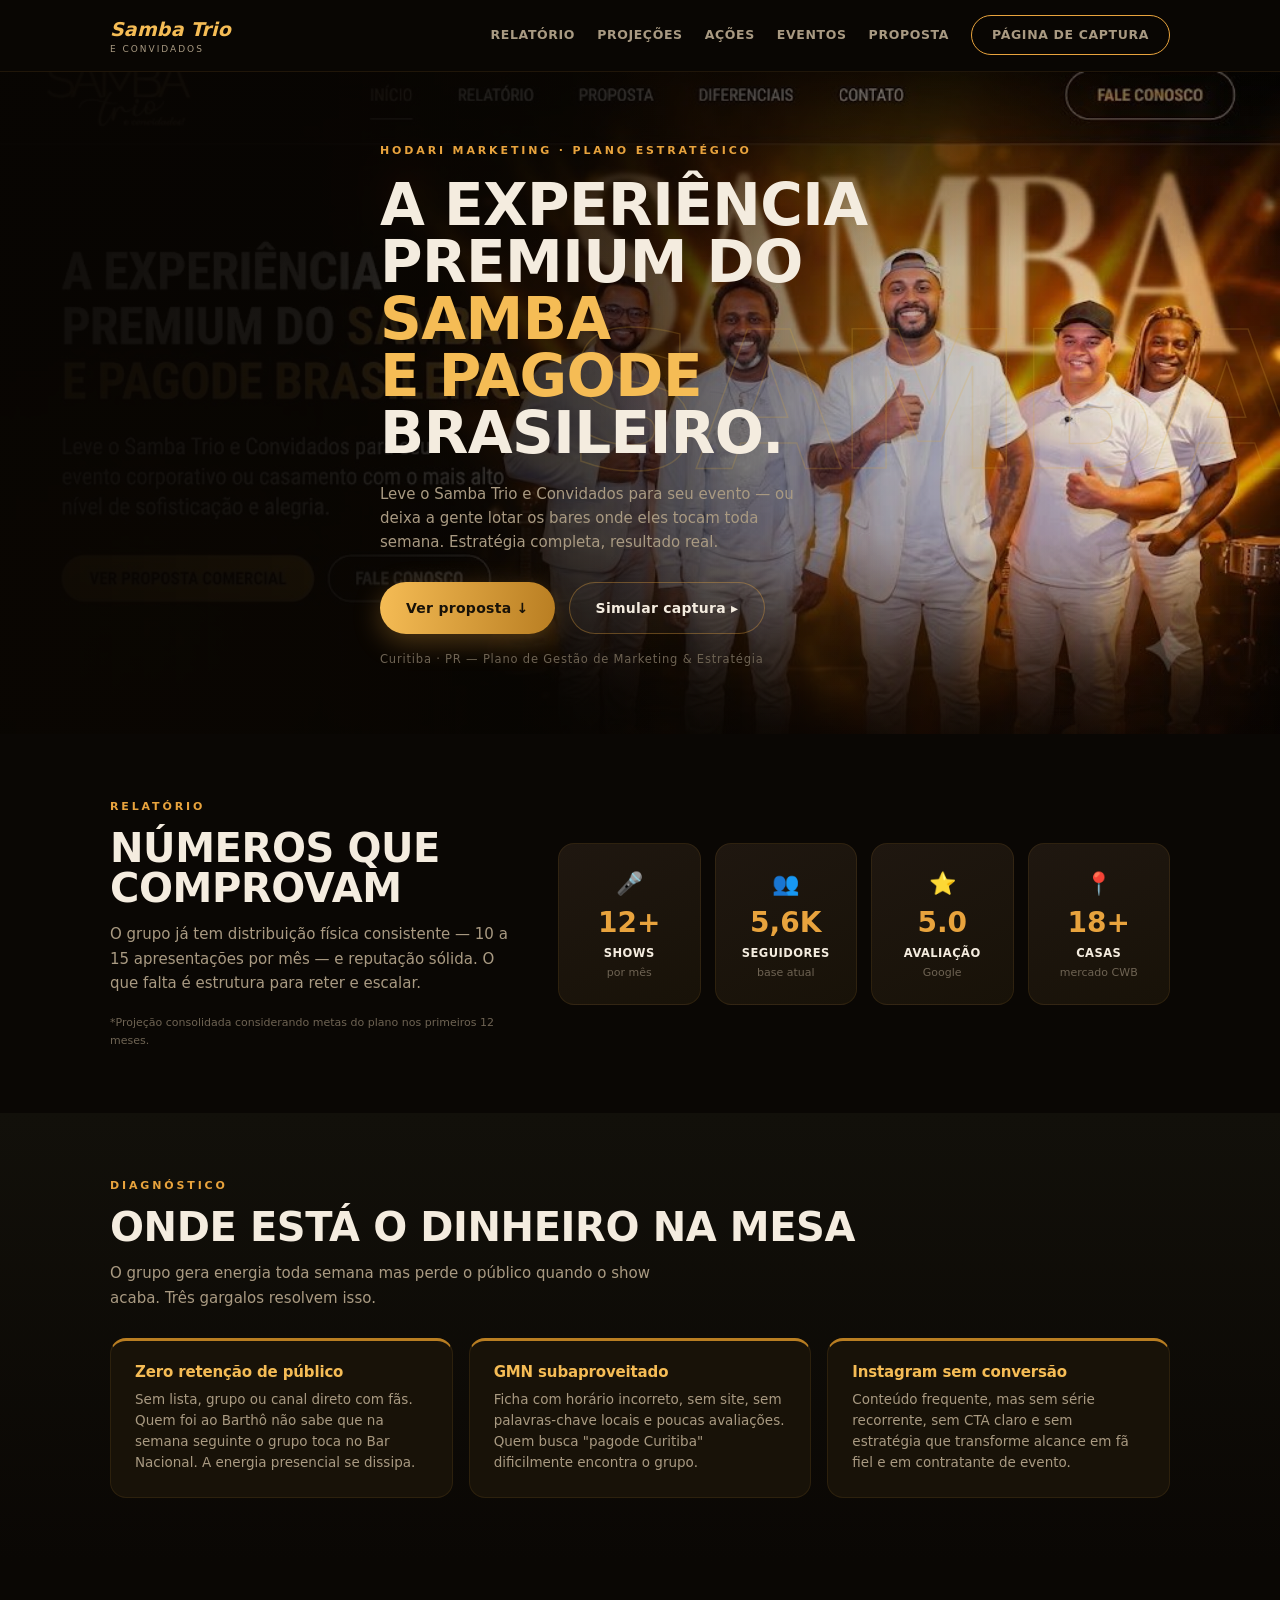
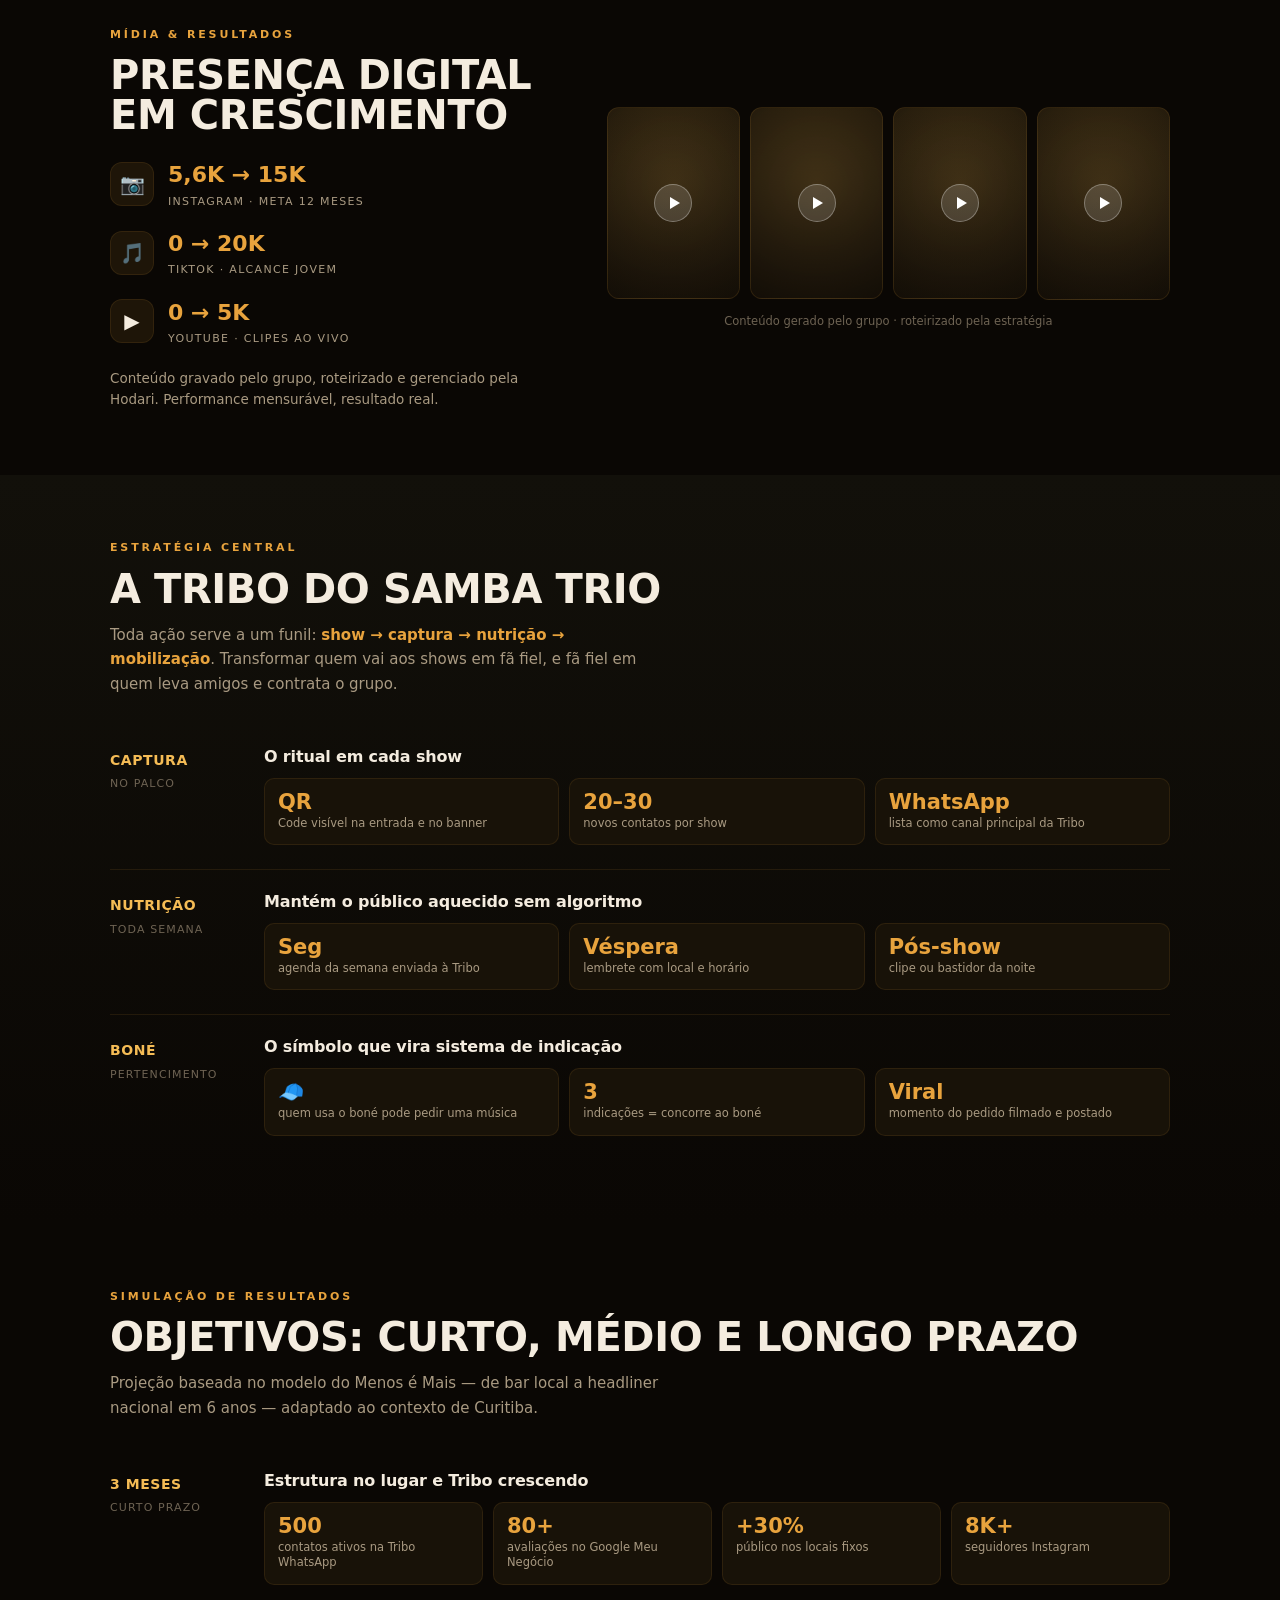
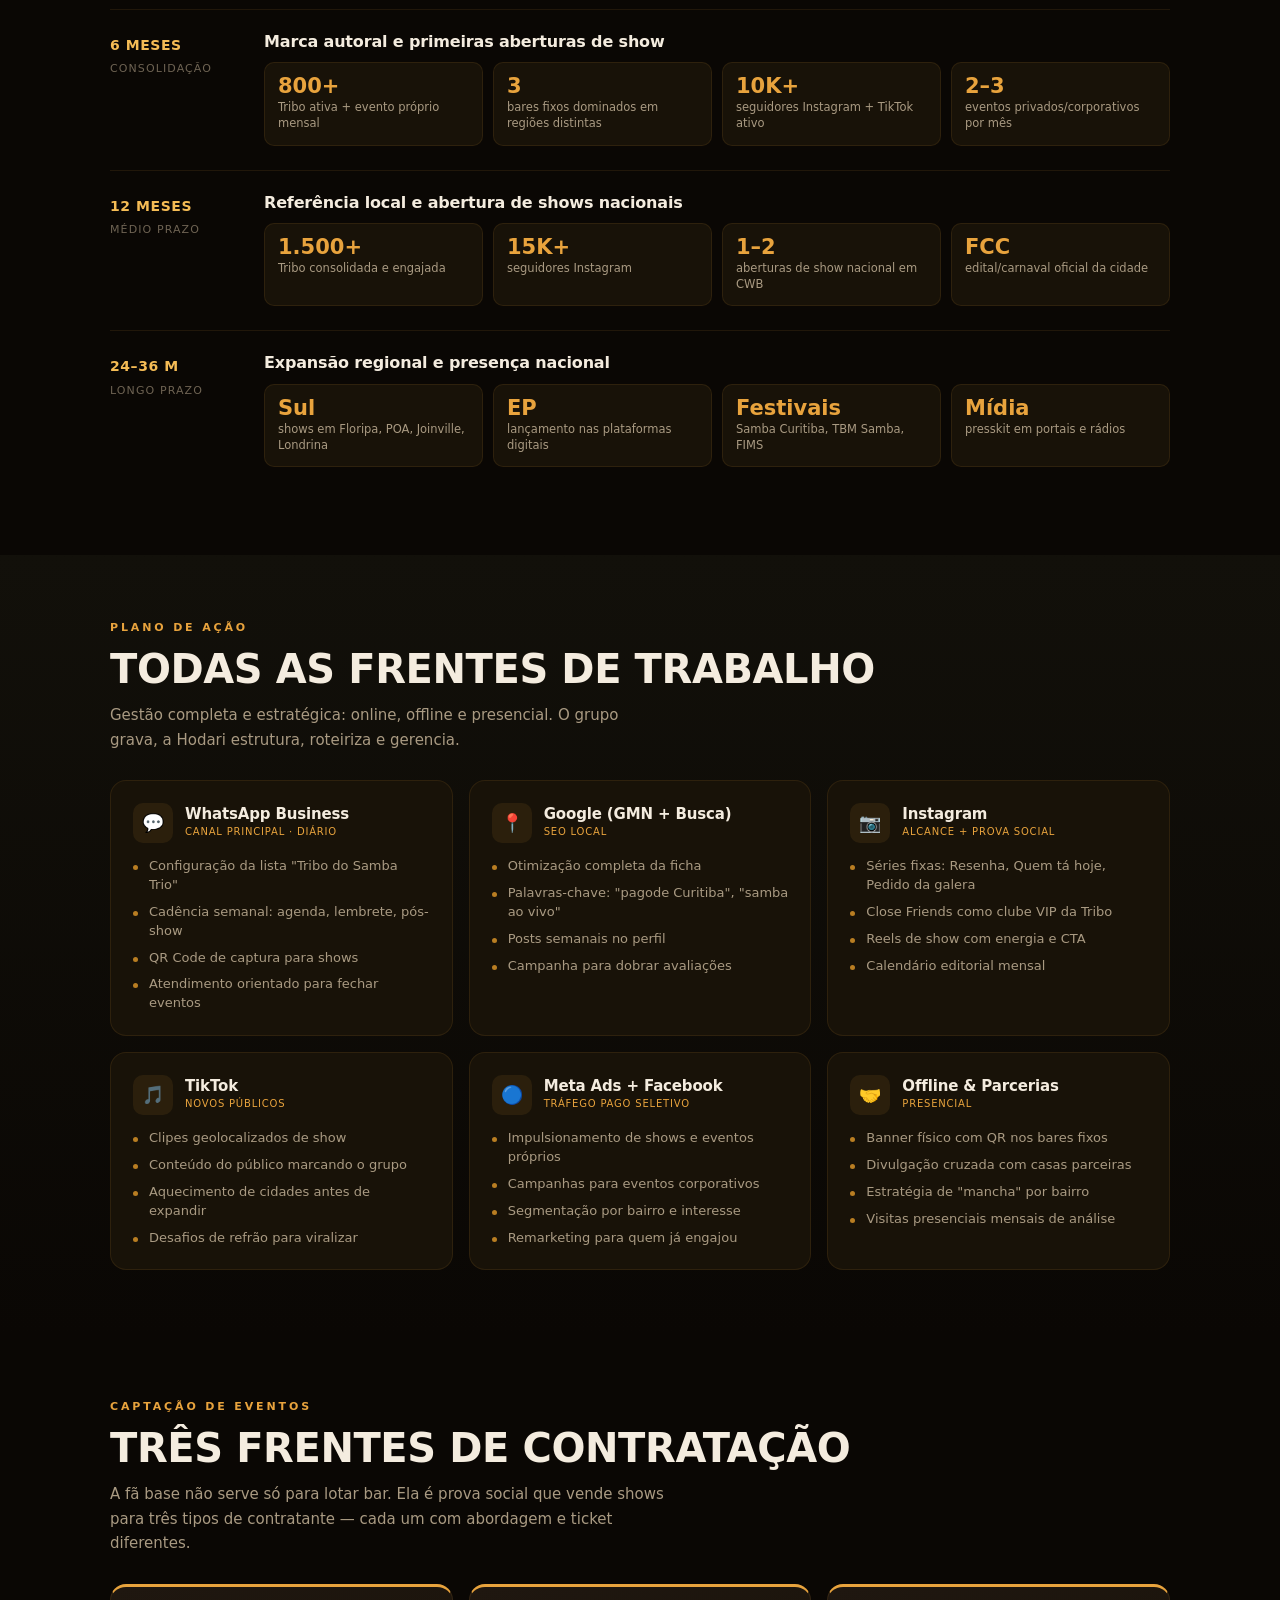
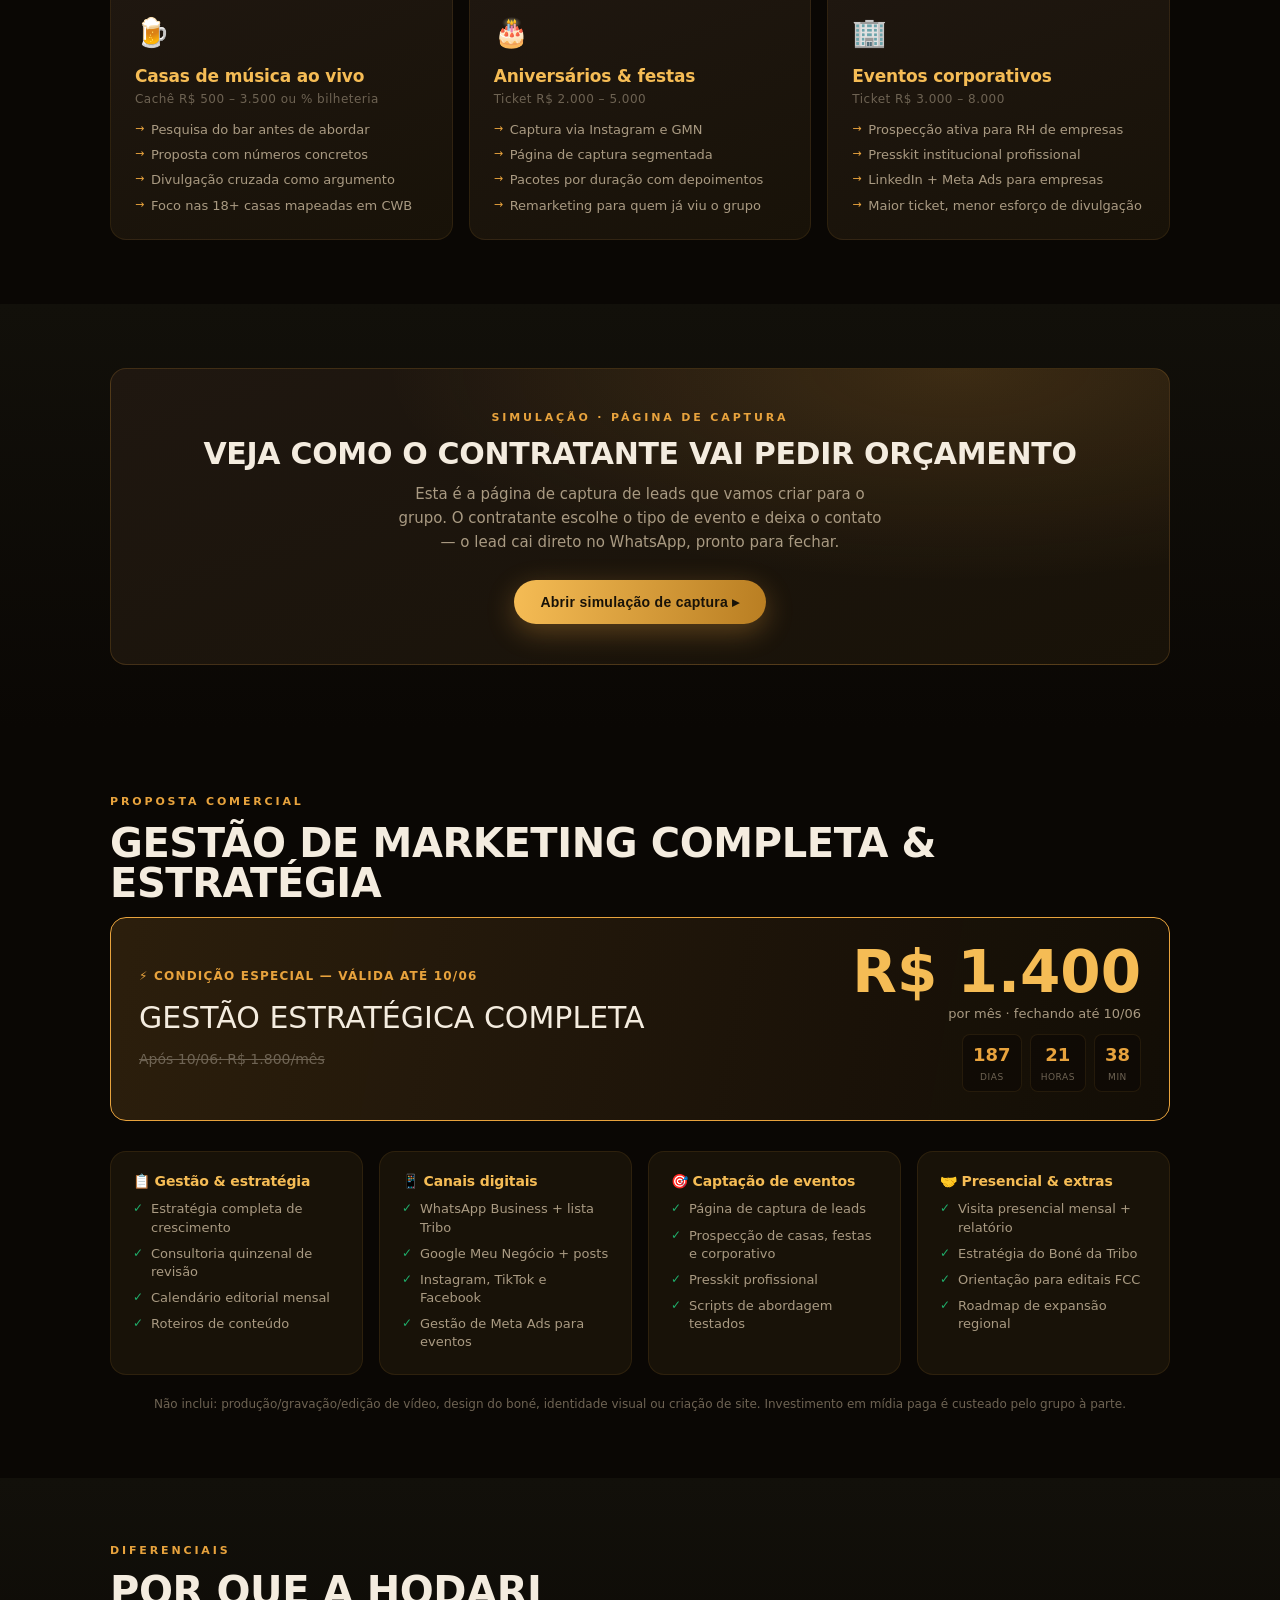
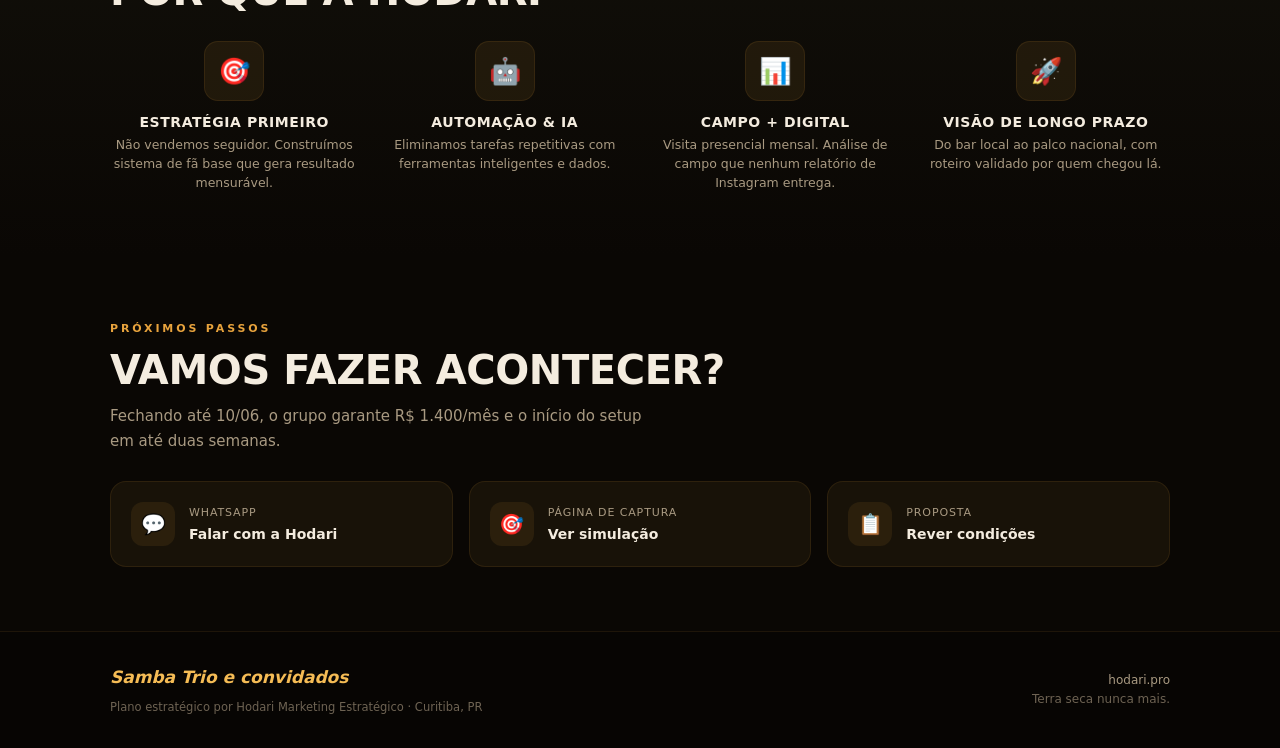
<file: clientes/sambatrio/index.html>
<!DOCTYPE html>
<html lang="pt-BR">
<head>
<meta charset="UTF-8">
<meta name="viewport" content="width=device-width, initial-scale=1.0">
<title>Samba Trio CWB — Relatório & Planejamento Estratégico | Hodari</title>
<style>
:root{
  --bg:#0A0704;--bg2:#12100A;--card:#181208;--card2:#1F1710;
  --gold:#E8A33D;--gold-b:#F5BC55;--gold-d:#B97E22;
  --text:#F4ECDF;--muted:#A99A82;--dim:#6E6353;
  --line:rgba(232,163,61,.18);--line2:rgba(232,163,61,.10);
  --green:#1FAE6B;--r:16px;--rs:10px;
}
*{margin:0;padding:0;box-sizing:border-box}
html{scroll-behavior:smooth}
body{font-family:'Trebuchet MS','Segoe UI',system-ui,sans-serif;background:var(--bg);color:var(--text);line-height:1.6;overflow-x:hidden;-webkit-font-smoothing:antialiased}
h1,h2,h3,h4{font-weight:800;letter-spacing:-.01em;line-height:1.05}
.wrap{max-width:1100px;margin:0 auto;padding:0 20px}
.gold{color:var(--gold)}
.grad{background:linear-gradient(95deg,var(--gold-b),var(--gold-d));-webkit-background-clip:text;background-clip:text;-webkit-text-fill-color:transparent}

/* NAV */
nav{position:sticky;top:0;z-index:200;background:rgba(10,7,4,.88);backdrop-filter:blur(16px);border-bottom:1px solid var(--line2)}
.nav-in{display:flex;align-items:center;justify-content:space-between;padding:14px 20px;max-width:1100px;margin:0 auto}
.logo-wrap{display:flex;align-items:center;gap:0}
.logo-text{font-size:19px;font-weight:800;color:var(--gold-b);letter-spacing:.01em;font-style:italic}
.logo-text span{display:block;font-size:9px;font-weight:500;color:var(--muted);font-style:normal;letter-spacing:.22em;text-transform:uppercase;margin-top:-2px}
.nav-links{display:flex;gap:22px;align-items:center}
.nav-links a{color:var(--muted);text-decoration:none;font-size:12.5px;font-weight:700;letter-spacing:.05em;text-transform:uppercase;transition:color .2s}
.nav-links a:hover{color:var(--gold)}
.nav-cta{border:1.5px solid var(--gold);color:var(--gold);padding:9px 20px;border-radius:30px;font-size:12px;font-weight:700;text-transform:uppercase;letter-spacing:.06em;background:transparent;cursor:pointer;transition:all .2s;text-decoration:none}
.nav-cta:hover{background:var(--gold);color:#181208}
.burger{display:none;flex-direction:column;gap:5px;cursor:pointer;background:none;border:none;padding:6px}
.burger span{width:22px;height:2px;background:var(--gold);border-radius:2px;transition:.3s}

/* HERO */
.hero{
  position:relative;min-height:520px;display:flex;align-items:center;
  overflow:hidden;background:#0A0704;
}
.hero-bg{
  position:absolute;inset:0;
  background-image:IMGPLACEHOLDER;
  background-size:cover;background-position:60% center;background-repeat:no-repeat;
  z-index:0;
}
.hero-ov{
  position:absolute;inset:0;z-index:1;
  background:
    linear-gradient(90deg,
      rgba(8,5,2,.97) 0%,
      rgba(8,5,2,.93) 25%,
      rgba(8,5,2,.72) 48%,
      rgba(8,5,2,.28) 68%,
      rgba(8,5,2,.05) 88%
    ),
    linear-gradient(180deg,rgba(8,5,2,.4) 0%,transparent 30%,transparent 70%,rgba(8,5,2,.6) 100%);
}
.hero-wm{
  position:absolute;right:-1%;top:50%;transform:translateY(-50%);
  font-size:clamp(90px,17vw,190px);font-weight:900;letter-spacing:-.04em;
  color:transparent;-webkit-text-stroke:1.5px rgba(220,170,60,.20);
  pointer-events:none;z-index:2;line-height:1;white-space:nowrap;text-transform:uppercase;
}
.hero-inner{position:relative;z-index:3;padding:70px 0 66px;max-width:520px}
.eyebrow{font-size:11px;letter-spacing:.26em;text-transform:uppercase;color:var(--gold);font-weight:700;margin-bottom:18px}
.hero-h1{font-size:clamp(30px,5.4vw,58px);line-height:.98;text-transform:uppercase;margin-bottom:20px}
.hero-h1 .line-gold{color:var(--gold-b)}
.hero p.lead{color:var(--muted);font-size:15px;max-width:420px;margin-bottom:28px;line-height:1.6}
.hero-btns{display:flex;gap:14px;flex-wrap:wrap}
.btn{display:inline-flex;align-items:center;gap:8px;padding:14px 26px;border-radius:34px;font-weight:700;font-size:14px;text-decoration:none;cursor:pointer;border:none;transition:all .22s;letter-spacing:.02em}
.btn-primary{background:linear-gradient(95deg,var(--gold-b),var(--gold-d));color:#181208;box-shadow:0 8px 28px rgba(232,163,61,.32)}
.btn-primary:hover{transform:translateY(-2px);box-shadow:0 12px 34px rgba(232,163,61,.45)}
.btn-ghost{border:1.5px solid rgba(232,163,61,.35);color:var(--text);background:rgba(255,255,255,.03)}
.btn-ghost:hover{border-color:var(--gold);color:var(--gold)}
.hero-addr{font-size:11.5px;color:var(--dim);letter-spacing:.07em;margin-top:16px}

/* SECTIONS */
section{padding:64px 0}
.alt{background:linear-gradient(180deg,var(--bg2),var(--bg))}
.sec-tag{font-size:11px;letter-spacing:.26em;text-transform:uppercase;color:var(--gold);font-weight:700;margin-bottom:12px}
.sec-title{font-size:clamp(26px,4.2vw,40px);text-transform:uppercase;margin-bottom:14px;line-height:1.0}
.sec-intro{color:var(--muted);max-width:560px;font-size:15px;line-height:1.65}

/* STATS */
.stats-wrap{display:grid;grid-template-columns:1fr 1.5fr;gap:40px;align-items:center}
.stat-grid{display:grid;grid-template-columns:repeat(4,1fr);gap:14px}
.stat-card{background:linear-gradient(155deg,var(--card2),var(--card));border:1px solid var(--line2);border-radius:var(--r);padding:22px 12px;text-align:center;transition:transform .25s,border-color .25s}
.stat-card:hover{transform:translateY(-4px);border-color:var(--line)}
.stat-ic{font-size:22px;margin-bottom:8px}
.stat-num{font-size:28px;font-weight:800;color:var(--gold);line-height:1}
.stat-lbl{font-size:11.5px;font-weight:700;text-transform:uppercase;letter-spacing:.04em;margin-top:7px}
.stat-sub{font-size:11px;color:var(--dim);margin-top:2px}
.footnote{font-size:11px;color:var(--dim);margin-top:18px}

/* DIAG */
.diag-grid{display:grid;grid-template-columns:repeat(auto-fit,minmax(240px,1fr));gap:16px;margin-top:28px}
.dc{background:var(--card);border:1px solid var(--line2);border-radius:var(--r);padding:24px;border-top:3px solid var(--gold-d)}
.dc h4{font-size:15px;margin-bottom:8px;color:var(--gold-b)}
.dc p{font-size:13.5px;color:var(--muted);line-height:1.55}

/* MEDIA */
.media-wrap{display:grid;grid-template-columns:.9fr 1.1fr;gap:36px;align-items:center}
.social-rows{display:flex;flex-direction:column;gap:16px;margin-top:22px}
.social-row{display:flex;align-items:center;gap:14px}
.s-ic{width:44px;height:44px;border-radius:12px;background:rgba(232,163,61,.09);border:1px solid var(--line2);display:flex;align-items:center;justify-content:center;font-size:20px;flex-shrink:0}
.s-num{font-size:22px;font-weight:800;color:var(--gold)}
.s-lbl{font-size:11px;letter-spacing:.12em;text-transform:uppercase;color:var(--muted)}
.video-grid{display:grid;grid-template-columns:repeat(4,1fr);gap:10px}
.vthumb{aspect-ratio:9/13;border-radius:12px;border:1px solid var(--line2);background:radial-gradient(circle at 50% 40%,rgba(245,188,85,.28),rgba(26,19,8,.9));display:flex;align-items:center;justify-content:center;position:relative;overflow:hidden}
.vthumb::before{content:"";position:absolute;inset:0;background:linear-gradient(180deg,transparent,rgba(14,10,6,.5))}
.play{width:38px;height:38px;border-radius:50%;background:rgba(255,255,255,.14);border:1px solid rgba(255,255,255,.3);display:flex;align-items:center;justify-content:center;position:relative;z-index:2}
.play::after{content:"";border-left:10px solid #fff;border-top:6px solid transparent;border-bottom:6px solid transparent;margin-left:3px}

/* TRIBO / TIMELINE */
.tl-item{display:grid;grid-template-columns:130px 1fr;gap:24px;padding:24px 0;border-bottom:1px solid var(--line2)}
.tl-item:last-child{border-bottom:none}
.tl-when{font-size:14px;font-weight:800;color:var(--gold-b);text-transform:uppercase;letter-spacing:.04em}
.tl-phase{font-size:11px;color:var(--dim);letter-spacing:.1em;text-transform:uppercase;margin-top:4px}
.tl-body h4{font-size:16px;margin-bottom:12px}
.goal-grid{display:grid;grid-template-columns:repeat(auto-fit,minmax(145px,1fr));gap:10px}
.goal{background:var(--card);border:1px solid var(--line2);border-radius:var(--rs);padding:13px}
.g-num{font-size:21px;font-weight:800;color:var(--gold);line-height:1}
.g-lbl{font-size:11.5px;color:var(--muted);margin-top:3px;line-height:1.35}

/* CANAIS */
.chan-grid{display:grid;grid-template-columns:repeat(auto-fit,minmax(255px,1fr));gap:16px;margin-top:28px}
.chan{background:var(--card);border:1px solid var(--line2);border-radius:var(--r);padding:22px;transition:border-color .25s}
.chan:hover{border-color:var(--line)}
.chan-hd{display:flex;align-items:center;gap:12px;margin-bottom:14px}
.chan-ic{width:40px;height:40px;border-radius:10px;background:rgba(232,163,61,.09);display:flex;align-items:center;justify-content:center;font-size:18px;flex-shrink:0}
.chan-hd h4{font-size:15px}
.chan-tag{font-size:10px;color:var(--gold);letter-spacing:.08em;text-transform:uppercase;margin-top:1px}
.chan ul{list-style:none;display:flex;flex-direction:column;gap:8px}
.chan li{font-size:13px;color:var(--muted);padding-left:16px;position:relative;line-height:1.45}
.chan li::before{content:"";position:absolute;left:0;top:8px;width:5px;height:5px;border-radius:50%;background:var(--gold-d)}

/* EVENTOS */
.ev-grid{display:grid;grid-template-columns:repeat(auto-fit,minmax(258px,1fr));gap:16px;margin-top:28px}
.ev{background:linear-gradient(160deg,var(--card2),var(--card));border:1px solid var(--line2);border-top:3px solid var(--gold);border-radius:var(--r);padding:24px}
.ev-ic{font-size:28px;margin-bottom:12px}
.ev h4{font-size:17px;color:var(--gold-b);margin-bottom:4px}
.ev-tkt{font-size:12px;color:var(--dim);margin-bottom:12px;letter-spacing:.04em}
.ev ul{list-style:none;display:flex;flex-direction:column;gap:7px}
.ev li{font-size:13px;color:var(--muted);padding-left:16px;position:relative;line-height:1.4}
.ev li::before{content:"→";position:absolute;left:0;color:var(--gold);font-size:11px}

/* PROPOSTA */
.price-banner{background:linear-gradient(100deg,rgba(232,163,61,.15),rgba(185,126,34,.05));border:1.5px solid var(--gold);border-radius:var(--r);padding:28px;display:flex;flex-wrap:wrap;align-items:center;justify-content:space-between;gap:20px;margin-bottom:30px}
.pb-deadline{font-size:12px;color:var(--gold);font-weight:700;letter-spacing:.1em;text-transform:uppercase;margin-bottom:8px}
.pb-h3{font-size:clamp(20px,3.5vw,30px);text-transform:uppercase}
.pb-old{font-size:14px;color:var(--dim);text-decoration:line-through;margin-top:6px}
.pb-now{text-align:right}
.now-num{font-size:clamp(40px,7vw,58px);font-weight:800;color:var(--gold-b);line-height:.9}
.now-cap{font-size:13px;color:var(--muted);margin-top:6px}
.cd{display:flex;gap:8px;margin-top:10px;justify-content:flex-end}
.cd-box{background:rgba(10,7,4,.5);border:1px solid var(--line2);border-radius:8px;padding:6px 10px;text-align:center;min-width:46px}
.cd-n{font-size:18px;font-weight:800;color:var(--gold)}
.cd-l{font-size:9px;color:var(--dim);text-transform:uppercase;letter-spacing:.06em}
.scope-grid{display:grid;grid-template-columns:repeat(auto-fit,minmax(220px,1fr));gap:16px}
.sc{background:var(--card);border:1px solid var(--line2);border-radius:var(--r);padding:22px}
.sc h4{font-size:14px;margin-bottom:12px;color:var(--gold-b);display:flex;align-items:center;gap:8px}
.sc ul{list-style:none;display:flex;flex-direction:column;gap:8px}
.sc li{font-size:13px;color:var(--muted);padding-left:18px;position:relative;line-height:1.4}
.sc li::before{content:"✓";position:absolute;left:0;color:var(--green);font-weight:800;font-size:12px}

/* DIFERENCIAIS */
.diff-grid{display:grid;grid-template-columns:repeat(auto-fit,minmax(175px,1fr));gap:22px;margin-top:30px}
.diff{text-align:center}
.diff-ic{width:60px;height:60px;border-radius:14px;margin:0 auto 14px;background:rgba(232,163,61,.09);border:1px solid var(--line2);display:flex;align-items:center;justify-content:center;font-size:26px}
.diff h4{font-size:14px;text-transform:uppercase;letter-spacing:.04em;margin-bottom:6px}
.diff p{font-size:12.5px;color:var(--muted);line-height:1.5}

/* SIM CAPTURA CTA */
.sim-box{background:radial-gradient(90% 120% at 80% 0%,rgba(232,163,61,.16),transparent 60%),linear-gradient(160deg,var(--card2),var(--card));border:1px solid var(--line);border-radius:var(--r);padding:40px;text-align:center}
.sim-box h3{font-size:clamp(21px,3.8vw,30px);text-transform:uppercase;margin-bottom:12px}
.sim-box p{color:var(--muted);max-width:500px;margin:0 auto 26px;font-size:15px}

/* CONTATO */
.ct-grid{display:grid;grid-template-columns:repeat(auto-fit,minmax(215px,1fr));gap:16px;margin-top:28px}
.ct-card{background:var(--card);border:1px solid var(--line2);border-radius:var(--r);padding:20px;display:flex;align-items:center;gap:14px;text-decoration:none;transition:border-color .25s,transform .25s}
.ct-card:hover{border-color:var(--gold);transform:translateY(-3px)}
.ct-ic{width:44px;height:44px;border-radius:12px;background:rgba(232,163,61,.09);display:flex;align-items:center;justify-content:center;font-size:20px;flex-shrink:0}
.cc-l{font-size:11px;color:var(--muted);text-transform:uppercase;letter-spacing:.08em}
.cc-v{font-size:14px;font-weight:700;color:var(--text);margin-top:1px}

/* FOOTER */
footer{background:#070503;border-top:1px solid var(--line2);padding:32px 0}
.foot-in{display:flex;flex-wrap:wrap;align-items:center;justify-content:space-between;gap:16px}
.foot-logo{font-size:17px;font-weight:800;color:var(--gold-b);font-style:italic}
.foot-copy{font-size:11.5px;color:var(--dim);margin-top:6px}
.foot-addr{font-size:12px;color:var(--muted);text-align:right}

/* MODAL */
.modal-ov{position:fixed;inset:0;background:rgba(6,4,2,.9);backdrop-filter:blur(8px);z-index:1000;display:none;align-items:flex-start;justify-content:center;padding:24px 16px;overflow-y:auto}
.modal-ov.open{display:flex}
.modal{background:linear-gradient(170deg,#1c140a,#110b06);border:1px solid var(--line);border-radius:20px;max-width:480px;width:100%;margin:auto;position:relative;overflow:hidden;animation:pop .3s ease}
@keyframes pop{from{transform:scale(.93) translateY(16px);opacity:0}to{transform:none;opacity:1}}
.modal-close{position:absolute;top:12px;right:12px;width:32px;height:32px;border-radius:50%;background:rgba(255,255,255,.07);border:1px solid var(--line2);color:var(--text);font-size:16px;cursor:pointer;z-index:5;display:flex;align-items:center;justify-content:center;transition:background .2s}
.modal-close:hover{background:rgba(255,255,255,.15)}
.modal-hero{padding:30px 26px 24px;text-align:center;background:radial-gradient(circle at 50% 0%,rgba(245,188,85,.26),transparent 68%);border-bottom:1px solid var(--line2)}
.mh-band{font-style:italic;font-size:32px;font-weight:800;color:var(--gold-b);line-height:.9}
.mh-sub{font-size:11px;letter-spacing:.18em;text-transform:uppercase;color:var(--muted);margin-top:5px}
.mh-title{font-size:20px;margin-top:16px;text-transform:uppercase;line-height:1.1}
.mh-desc{font-size:13px;color:var(--muted);margin-top:7px}
.seg{display:flex;gap:8px;padding:16px 22px 0}
.seg button{flex:1;padding:10px;border-radius:10px;border:1px solid var(--line2);background:transparent;color:var(--muted);font-size:12px;font-weight:700;cursor:pointer;transition:all .2s;text-transform:uppercase;letter-spacing:.03em}
.seg button.active{background:var(--gold);color:#181208;border-color:var(--gold)}
.modal-flag{background:rgba(232,163,61,.1);border:1px dashed var(--gold-d);border-radius:8px;padding:7px 12px;font-size:11px;color:var(--gold);text-align:center;margin:14px 22px 0;letter-spacing:.03em}
.mform{padding:16px 22px 24px}
.field{margin-bottom:13px}
.field label{display:block;font-size:11.5px;color:var(--muted);margin-bottom:5px;text-transform:uppercase;letter-spacing:.06em;font-weight:600}
.field input,.field select{width:100%;background:rgba(10,7,4,.6);border:1px solid var(--line2);border-radius:10px;padding:12px 14px;color:var(--text);font-size:14px;font-family:inherit;transition:border-color .2s}
.field input:focus,.field select:focus{outline:none;border-color:var(--gold)}
.field select{appearance:none;background-image:url("data:image/svg+xml,%3Csvg xmlns='http://www.w3.org/2000/svg' width='11' height='7'%3E%3Cpath fill='%23E8A33D' d='M5.5 7L0 0h11z'/%3E%3C/svg%3E");background-repeat:no-repeat;background-position:right 14px center}
.mform .btn-primary{width:100%;justify-content:center;margin-top:4px}
.modal-note{font-size:11px;color:var(--dim);text-align:center;margin-top:12px}
.success-box{padding:36px 26px;text-align:center;display:none}
.success-box.show{display:block}
.sc-ic{width:62px;height:62px;border-radius:50%;background:rgba(31,174,107,.13);border:1px solid var(--green);display:flex;align-items:center;justify-content:center;font-size:28px;margin:0 auto 16px}
.success-box h3{font-size:21px;margin-bottom:9px}
.success-box p{color:var(--muted);font-size:13.5px;line-height:1.6}

/* REVEAL */
.reveal{opacity:0;transform:translateY(20px);transition:opacity .65s ease,transform .65s ease}
.reveal.in{opacity:1;transform:none}

/* RESPONSIVE */
@media(max-width:860px){
  .nav-links{display:none}
  .burger{display:flex}
  .nav-links.mob{display:flex;position:absolute;top:100%;left:0;right:0;flex-direction:column;background:rgba(10,7,4,.98);padding:20px;gap:16px;border-bottom:1px solid var(--line)}
  .nav-links.mob .nav-cta{text-align:center}
  .hero{min-height:380px}
  .hero-bg{background-position:62% center}
  .hero-ov{background:linear-gradient(180deg,rgba(8,5,2,.82) 0%,rgba(8,5,2,.6) 40%,rgba(8,5,2,.82) 100%),linear-gradient(90deg,rgba(8,5,2,.96) 0%,rgba(8,5,2,.6) 55%,rgba(8,5,2,.1) 100%)}
  .hero-inner{padding:54px 0 50px}
  .hero-wm{font-size:22vw;right:-3%}
  .stats-wrap{grid-template-columns:1fr;gap:26px}
  .stat-grid{grid-template-columns:repeat(2,1fr)}
  .media-wrap{grid-template-columns:1fr;gap:26px}
  .tl-item{grid-template-columns:1fr;gap:12px}
  .price-banner{flex-direction:column;align-items:flex-start}
  .pb-now{text-align:left;width:100%}
  .cd{justify-content:flex-start}
}
@media(max-width:480px){
  .stat-grid{grid-template-columns:repeat(2,1fr)}
  .video-grid{grid-template-columns:repeat(2,1fr)}
  .sim-box{padding:28px 18px}
  section{padding:50px 0}
  .wrap{padding:0 16px}
  .hero-wm{display:none}
  .hero-h1{font-size:28px}
}
</style>
</head>
<body>

<nav>
  <div class="nav-in">
    <div class="logo-wrap">
      <div class="logo-text">Samba Trio<span>e convidados</span></div>
    </div>
    <div class="nav-links" id="nl">
      <a href="#relatorio">Relatório</a>
      <a href="#projecoes">Projeções</a>
      <a href="#acoes">Ações</a>
      <a href="#eventos">Eventos</a>
      <a href="#proposta">Proposta</a>
      <a href="#captura" class="nav-cta">Página de Captura</a>
    </div>
    <button class="burger" id="burger" aria-label="Menu">
      <span></span><span></span><span></span>
    </button>
  </div>
</nav>

<header class="hero">
  <div class="hero-bg"></div>
  <div class="hero-ov"></div>
  <div class="hero-wm">SAMBA</div>
  <div class="wrap">
    <div class="hero-inner reveal in">
      <div class="eyebrow">Hodari Marketing · Plano Estratégico</div>
      <h1 class="hero-h1">A EXPERIÊNCIA<br>PREMIUM DO <span class="line-gold" style="color:var(--gold-b)">SAMBA</span><br><span class="line-gold" style="color:var(--gold-b)">E PAGODE</span> BRASILEIRO.</h1>
      <p class="lead">Leve o Samba Trio e Convidados para seu evento — ou deixa a gente lotar os bares onde eles tocam toda semana. Estratégia completa, resultado real.</p>
      <div class="hero-btns">
        <a href="#proposta" class="btn btn-primary">Ver proposta ↓</a>
        <a href="#captura" class="btn btn-ghost">Simular captura ▸</a>
      </div>
      <div class="hero-addr">Curitiba · PR — Plano de Gestão de Marketing &amp; Estratégia</div>
    </div>
  </div>
</header>

<section id="relatorio">
  <div class="wrap">
    <div class="stats-wrap">
      <div class="reveal">
        <div class="sec-tag">Relatório</div>
        <h2 class="sec-title">Números que comprovam</h2>
        <p class="sec-intro">O grupo já tem distribuição física consistente — 10 a 15 apresentações por mês — e reputação sólida. O que falta é estrutura para reter e escalar.</p>
        <p class="footnote">*Projeção consolidada considerando metas do plano nos primeiros 12 meses.</p>
      </div>
      <div class="stat-grid reveal">
        <div class="stat-card"><div class="stat-ic">🎤</div><div class="stat-num">12+</div><div class="stat-lbl">Shows</div><div class="stat-sub">por mês</div></div>
        <div class="stat-card"><div class="stat-ic">👥</div><div class="stat-num">5,6K</div><div class="stat-lbl">Seguidores</div><div class="stat-sub">base atual</div></div>
        <div class="stat-card"><div class="stat-ic">⭐</div><div class="stat-num">5.0</div><div class="stat-lbl">Avaliação</div><div class="stat-sub">Google</div></div>
        <div class="stat-card"><div class="stat-ic">📍</div><div class="stat-num">18+</div><div class="stat-lbl">Casas</div><div class="stat-sub">mercado CWB</div></div>
      </div>
    </div>
  </div>
</section>

<section class="alt" id="diagnostico">
  <div class="wrap">
    <div class="reveal">
      <div class="sec-tag">Diagnóstico</div>
      <h2 class="sec-title">Onde está o dinheiro na mesa</h2>
      <p class="sec-intro">O grupo gera energia toda semana mas perde o público quando o show acaba. Três gargalos resolvem isso.</p>
    </div>
    <div class="diag-grid">
      <div class="dc reveal"><h4>Zero retenção de público</h4><p>Sem lista, grupo ou canal direto com fãs. Quem foi ao Barthô não sabe que na semana seguinte o grupo toca no Bar Nacional. A energia presencial se dissipa.</p></div>
      <div class="dc reveal"><h4>GMN subaproveitado</h4><p>Ficha com horário incorreto, sem site, sem palavras-chave locais e poucas avaliações. Quem busca "pagode Curitiba" dificilmente encontra o grupo.</p></div>
      <div class="dc reveal"><h4>Instagram sem conversão</h4><p>Conteúdo frequente, mas sem série recorrente, sem CTA claro e sem estratégia que transforme alcance em fã fiel e em contratante de evento.</p></div>
    </div>
  </div>
</section>

<section id="presenca">
  <div class="wrap">
    <div class="media-wrap">
      <div class="reveal">
        <div class="sec-tag">Mídia &amp; Resultados</div>
        <h2 class="sec-title">Presença digital em crescimento</h2>
        <div class="social-rows">
          <div class="social-row"><div class="s-ic">📷</div><div><div class="s-num">5,6K → 15K</div><div class="s-lbl">Instagram · meta 12 meses</div></div></div>
          <div class="social-row"><div class="s-ic">🎵</div><div><div class="s-num">0 → 20K</div><div class="s-lbl">TikTok · alcance jovem</div></div></div>
          <div class="social-row"><div class="s-ic">▶️</div><div><div class="s-num">0 → 5K</div><div class="s-lbl">YouTube · clipes ao vivo</div></div></div>
        </div>
        <p style="font-size:13.5px;color:var(--muted);margin-top:20px">Conteúdo gravado pelo grupo, roteirizado e gerenciado pela Hodari. Performance mensurável, resultado real.</p>
      </div>
      <div class="reveal">
        <div class="video-grid">
          <div class="vthumb"><div class="play"></div></div>
          <div class="vthumb"><div class="play"></div></div>
          <div class="vthumb"><div class="play"></div></div>
          <div class="vthumb"><div class="play"></div></div>
        </div>
        <p style="font-size:11.5px;color:var(--dim);margin-top:12px;text-align:center">Conteúdo gerado pelo grupo · roteirizado pela estratégia</p>
      </div>
    </div>
  </div>
</section>

<section class="alt" id="estrategia">
  <div class="wrap">
    <div class="reveal">
      <div class="sec-tag">Estratégia central</div>
      <h2 class="sec-title">A Tribo do Samba Trio</h2>
      <p class="sec-intro">Toda ação serve a um funil: <b style="color:var(--gold)">show → captura → nutrição → mobilização</b>. Transformar quem vai aos shows em fã fiel, e fã fiel em quem leva amigos e contrata o grupo.</p>
    </div>
    <div style="margin-top:28px">
      <div class="tl-item reveal">
        <div><div class="tl-when">Captura</div><div class="tl-phase">No palco</div></div>
        <div class="tl-body"><h4>O ritual em cada show</h4><div class="goal-grid">
          <div class="goal"><div class="g-num">QR</div><div class="g-lbl">Code visível na entrada e no banner</div></div>
          <div class="goal"><div class="g-num">20–30</div><div class="g-lbl">novos contatos por show</div></div>
          <div class="goal"><div class="g-num">WhatsApp</div><div class="g-lbl">lista como canal principal da Tribo</div></div>
        </div></div>
      </div>
      <div class="tl-item reveal">
        <div><div class="tl-when">Nutrição</div><div class="tl-phase">Toda semana</div></div>
        <div class="tl-body"><h4>Mantém o público aquecido sem algoritmo</h4><div class="goal-grid">
          <div class="goal"><div class="g-num">Seg</div><div class="g-lbl">agenda da semana enviada à Tribo</div></div>
          <div class="goal"><div class="g-num">Véspera</div><div class="g-lbl">lembrete com local e horário</div></div>
          <div class="goal"><div class="g-num">Pós-show</div><div class="g-lbl">clipe ou bastidor da noite</div></div>
        </div></div>
      </div>
      <div class="tl-item reveal">
        <div><div class="tl-when">Boné</div><div class="tl-phase">Pertencimento</div></div>
        <div class="tl-body"><h4>O símbolo que vira sistema de indicação</h4><div class="goal-grid">
          <div class="goal"><div class="g-num">🧢</div><div class="g-lbl">quem usa o boné pode pedir uma música</div></div>
          <div class="goal"><div class="g-num">3</div><div class="g-lbl">indicações = concorre ao boné</div></div>
          <div class="goal"><div class="g-num">Viral</div><div class="g-lbl">momento do pedido filmado e postado</div></div>
        </div></div>
      </div>
    </div>
  </div>
</section>

<section id="projecoes">
  <div class="wrap">
    <div class="reveal">
      <div class="sec-tag">Simulação de resultados</div>
      <h2 class="sec-title">Objetivos: curto, médio e longo prazo</h2>
      <p class="sec-intro">Projeção baseada no modelo do Menos é Mais — de bar local a headliner nacional em 6 anos — adaptado ao contexto de Curitiba.</p>
    </div>
    <div style="margin-top:28px">
      <div class="tl-item reveal">
        <div><div class="tl-when">3 meses</div><div class="tl-phase">Curto prazo</div></div>
        <div class="tl-body"><h4>Estrutura no lugar e Tribo crescendo</h4><div class="goal-grid">
          <div class="goal"><div class="g-num">500</div><div class="g-lbl">contatos ativos na Tribo WhatsApp</div></div>
          <div class="goal"><div class="g-num">80+</div><div class="g-lbl">avaliações no Google Meu Negócio</div></div>
          <div class="goal"><div class="g-num">+30%</div><div class="g-lbl">público nos locais fixos</div></div>
          <div class="goal"><div class="g-num">8K+</div><div class="g-lbl">seguidores Instagram</div></div>
        </div></div>
      </div>
      <div class="tl-item reveal">
        <div><div class="tl-when">6 meses</div><div class="tl-phase">Consolidação</div></div>
        <div class="tl-body"><h4>Marca autoral e primeiras aberturas de show</h4><div class="goal-grid">
          <div class="goal"><div class="g-num">800+</div><div class="g-lbl">Tribo ativa + evento próprio mensal</div></div>
          <div class="goal"><div class="g-num">3</div><div class="g-lbl">bares fixos dominados em regiões distintas</div></div>
          <div class="goal"><div class="g-num">10K+</div><div class="g-lbl">seguidores Instagram + TikTok ativo</div></div>
          <div class="goal"><div class="g-num">2–3</div><div class="g-lbl">eventos privados/corporativos por mês</div></div>
        </div></div>
      </div>
      <div class="tl-item reveal">
        <div><div class="tl-when">12 meses</div><div class="tl-phase">Médio prazo</div></div>
        <div class="tl-body"><h4>Referência local e abertura de shows nacionais</h4><div class="goal-grid">
          <div class="goal"><div class="g-num">1.500+</div><div class="g-lbl">Tribo consolidada e engajada</div></div>
          <div class="goal"><div class="g-num">15K+</div><div class="g-lbl">seguidores Instagram</div></div>
          <div class="goal"><div class="g-num">1–2</div><div class="g-lbl">aberturas de show nacional em CWB</div></div>
          <div class="goal"><div class="g-num">FCC</div><div class="g-lbl">edital/carnaval oficial da cidade</div></div>
        </div></div>
      </div>
      <div class="tl-item reveal">
        <div><div class="tl-when">24–36 m</div><div class="tl-phase">Longo prazo</div></div>
        <div class="tl-body"><h4>Expansão regional e presença nacional</h4><div class="goal-grid">
          <div class="goal"><div class="g-num">Sul</div><div class="g-lbl">shows em Floripa, POA, Joinville, Londrina</div></div>
          <div class="goal"><div class="g-num">EP</div><div class="g-lbl">lançamento nas plataformas digitais</div></div>
          <div class="goal"><div class="g-num">Festivais</div><div class="g-lbl">Samba Curitiba, TBM Samba, FIMS</div></div>
          <div class="goal"><div class="g-num">Mídia</div><div class="g-lbl">presskit em portais e rádios</div></div>
        </div></div>
      </div>
    </div>
  </div>
</section>

<section class="alt" id="acoes">
  <div class="wrap">
    <div class="reveal">
      <div class="sec-tag">Plano de ação</div>
      <h2 class="sec-title">Todas as frentes de trabalho</h2>
      <p class="sec-intro">Gestão completa e estratégica: online, offline e presencial. O grupo grava, a Hodari estrutura, roteiriza e gerencia.</p>
    </div>
    <div class="chan-grid">
      <div class="chan reveal"><div class="chan-hd"><div class="chan-ic">💬</div><div><h4>WhatsApp Business</h4><div class="chan-tag">Canal principal · diário</div></div></div><ul><li>Configuração da lista "Tribo do Samba Trio"</li><li>Cadência semanal: agenda, lembrete, pós-show</li><li>QR Code de captura para shows</li><li>Atendimento orientado para fechar eventos</li></ul></div>
      <div class="chan reveal"><div class="chan-hd"><div class="chan-ic">📍</div><div><h4>Google (GMN + Busca)</h4><div class="chan-tag">SEO local</div></div></div><ul><li>Otimização completa da ficha</li><li>Palavras-chave: "pagode Curitiba", "samba ao vivo"</li><li>Posts semanais no perfil</li><li>Campanha para dobrar avaliações</li></ul></div>
      <div class="chan reveal"><div class="chan-hd"><div class="chan-ic">📷</div><div><h4>Instagram</h4><div class="chan-tag">Alcance + prova social</div></div></div><ul><li>Séries fixas: Resenha, Quem tá hoje, Pedido da galera</li><li>Close Friends como clube VIP da Tribo</li><li>Reels de show com energia e CTA</li><li>Calendário editorial mensal</li></ul></div>
      <div class="chan reveal"><div class="chan-hd"><div class="chan-ic">🎵</div><div><h4>TikTok</h4><div class="chan-tag">Novos públicos</div></div></div><ul><li>Clipes geolocalizados de show</li><li>Conteúdo do público marcando o grupo</li><li>Aquecimento de cidades antes de expandir</li><li>Desafios de refrão para viralizar</li></ul></div>
      <div class="chan reveal"><div class="chan-hd"><div class="chan-ic">🔵</div><div><h4>Meta Ads + Facebook</h4><div class="chan-tag">Tráfego pago seletivo</div></div></div><ul><li>Impulsionamento de shows e eventos próprios</li><li>Campanhas para eventos corporativos</li><li>Segmentação por bairro e interesse</li><li>Remarketing para quem já engajou</li></ul></div>
      <div class="chan reveal"><div class="chan-hd"><div class="chan-ic">🤝</div><div><h4>Offline &amp; Parcerias</h4><div class="chan-tag">Presencial</div></div></div><ul><li>Banner físico com QR nos bares fixos</li><li>Divulgação cruzada com casas parceiras</li><li>Estratégia de "mancha" por bairro</li><li>Visitas presenciais mensais de análise</li></ul></div>
    </div>
  </div>
</section>

<section id="eventos">
  <div class="wrap">
    <div class="reveal">
      <div class="sec-tag">Captação de eventos</div>
      <h2 class="sec-title">Três frentes de contratação</h2>
      <p class="sec-intro">A fã base não serve só para lotar bar. Ela é prova social que vende shows para três tipos de contratante — cada um com abordagem e ticket diferentes.</p>
    </div>
    <div class="ev-grid">
      <div class="ev reveal"><div class="ev-ic">🍺</div><h4>Casas de música ao vivo</h4><div class="ev-tkt">Cachê R$ 500 – 3.500 ou % bilheteria</div><ul><li>Pesquisa do bar antes de abordar</li><li>Proposta com números concretos</li><li>Divulgação cruzada como argumento</li><li>Foco nas 18+ casas mapeadas em CWB</li></ul></div>
      <div class="ev reveal"><div class="ev-ic">🎂</div><h4>Aniversários &amp; festas</h4><div class="ev-tkt">Ticket R$ 2.000 – 5.000</div><ul><li>Captura via Instagram e GMN</li><li>Página de captura segmentada</li><li>Pacotes por duração com depoimentos</li><li>Remarketing para quem já viu o grupo</li></ul></div>
      <div class="ev reveal"><div class="ev-ic">🏢</div><h4>Eventos corporativos</h4><div class="ev-tkt">Ticket R$ 3.000 – 8.000</div><ul><li>Prospecção ativa para RH de empresas</li><li>Presskit institucional profissional</li><li>LinkedIn + Meta Ads para empresas</li><li>Maior ticket, menor esforço de divulgação</li></ul></div>
    </div>
  </div>
</section>

<section class="alt" id="captura">
  <div class="wrap">
    <div class="sim-box reveal">
      <div class="sec-tag" style="margin-bottom:12px">Simulação · Página de captura</div>
      <h3>Veja como o contratante vai pedir orçamento</h3>
      <p>Esta é a página de captura de leads que vamos criar para o grupo. O contratante escolhe o tipo de evento e deixa o contato — o lead cai direto no WhatsApp, pronto para fechar.</p>
      <button class="btn btn-primary" onclick="openModal()">Abrir simulação de captura ▸</button>
    </div>
  </div>
</section>

<section id="proposta">
  <div class="wrap">
    <div class="reveal">
      <div class="sec-tag">Proposta comercial</div>
      <h2 class="sec-title">Gestão de marketing completa &amp; estratégia</h2>
    </div>
    <div class="price-banner reveal">
      <div>
        <div class="pb-deadline">⚡ Condição especial — válida até 10/06</div>
        <div class="pb-h3">GESTÃO ESTRATÉGICA COMPLETA</div>
        <div class="pb-old">Após 10/06: R$ 1.800/mês</div>
      </div>
      <div class="pb-now">
        <div class="now-num">R$ 1.400</div>
        <div class="now-cap">por mês · fechando até 10/06</div>
        <div class="cd">
          <div class="cd-box"><div class="cd-n" id="cd-d">--</div><div class="cd-l">dias</div></div>
          <div class="cd-box"><div class="cd-n" id="cd-h">--</div><div class="cd-l">horas</div></div>
          <div class="cd-box"><div class="cd-n" id="cd-m">--</div><div class="cd-l">min</div></div>
        </div>
      </div>
    </div>
    <div class="scope-grid">
      <div class="sc reveal"><h4>📋 Gestão &amp; estratégia</h4><ul><li>Estratégia completa de crescimento</li><li>Consultoria quinzenal de revisão</li><li>Calendário editorial mensal</li><li>Roteiros de conteúdo</li></ul></div>
      <div class="sc reveal"><h4>📱 Canais digitais</h4><ul><li>WhatsApp Business + lista Tribo</li><li>Google Meu Negócio + posts</li><li>Instagram, TikTok e Facebook</li><li>Gestão de Meta Ads para eventos</li></ul></div>
      <div class="sc reveal"><h4>🎯 Captação de eventos</h4><ul><li>Página de captura de leads</li><li>Prospecção de casas, festas e corporativo</li><li>Presskit profissional</li><li>Scripts de abordagem testados</li></ul></div>
      <div class="sc reveal"><h4>🤝 Presencial &amp; extras</h4><ul><li>Visita presencial mensal + relatório</li><li>Estratégia do Boné da Tribo</li><li>Orientação para editais FCC</li><li>Roadmap de expansão regional</li></ul></div>
    </div>
    <p style="font-size:12px;color:var(--dim);margin-top:20px;text-align:center">Não inclui: produção/gravação/edição de vídeo, design do boné, identidade visual ou criação de site. Investimento em mídia paga é custeado pelo grupo à parte.</p>
  </div>
</section>

<section class="alt" id="diferenciais">
  <div class="wrap">
    <div class="reveal">
      <div class="sec-tag">Diferenciais</div>
      <h2 class="sec-title">Por que a Hodari</h2>
    </div>
    <div class="diff-grid">
      <div class="diff reveal"><div class="diff-ic">🎯</div><h4>Estratégia primeiro</h4><p>Não vendemos seguidor. Construímos sistema de fã base que gera resultado mensurável.</p></div>
      <div class="diff reveal"><div class="diff-ic">🤖</div><h4>Automação &amp; IA</h4><p>Eliminamos tarefas repetitivas com ferramentas inteligentes e dados.</p></div>
      <div class="diff reveal"><div class="diff-ic">📊</div><h4>Campo + digital</h4><p>Visita presencial mensal. Análise de campo que nenhum relatório de Instagram entrega.</p></div>
      <div class="diff reveal"><div class="diff-ic">🚀</div><h4>Visão de longo prazo</h4><p>Do bar local ao palco nacional, com roteiro validado por quem chegou lá.</p></div>
    </div>
  </div>
</section>

<section id="contato">
  <div class="wrap">
    <div class="reveal">
      <div class="sec-tag">Próximos passos</div>
      <h2 class="sec-title">Vamos fazer acontecer?</h2>
      <p class="sec-intro">Fechando até 10/06, o grupo garante R$ 1.400/mês e o início do setup em até duas semanas.</p>
    </div>
    <div class="ct-grid">
      <a href="https://wa.me/5541999999999" class="ct-card reveal" target="_blank" rel="noopener"><div class="ct-ic">💬</div><div><div class="cc-l">WhatsApp</div><div class="cc-v">Falar com a Hodari</div></div></a>
      <a href="#captura" class="ct-card reveal"><div class="ct-ic">🎯</div><div><div class="cc-l">Página de captura</div><div class="cc-v">Ver simulação</div></div></a>
      <a href="#proposta" class="ct-card reveal"><div class="ct-ic">📋</div><div><div class="cc-l">Proposta</div><div class="cc-v">Rever condições</div></div></a>
    </div>
  </div>
</section>

<footer>
  <div class="wrap foot-in">
    <div>
      <div class="foot-logo">Samba Trio e convidados</div>
      <div class="foot-copy">Plano estratégico por Hodari Marketing Estratégico · Curitiba, PR</div>
    </div>
    <div class="foot-addr">hodari.pro<br><span style="color:var(--dim)">Terra seca nunca mais.</span></div>
  </div>
</footer>

<div class="modal-ov" id="modal">
  <div class="modal">
    <button class="modal-close" onclick="closeModal()" aria-label="Fechar">✕</button>
    <div class="modal-hero">
      <div class="mh-band">Samba Trio</div>
      <div class="mh-sub">e convidados · CWB</div>
      <div class="mh-title" id="mh-title">Contrate o Samba Trio</div>
      <div class="mh-desc" id="mh-desc">Energia, carisma e repertório para o seu evento.</div>
    </div>
    <div class="modal-flag">⚙️ Simulação demonstrativa · página de captura de leads</div>
    <div class="seg">
      <button id="sb-casa" class="active" onclick="setSeg('casa')">Casa / Bar</button>
      <button id="sb-festa" onclick="setSeg('festa')">Aniversário</button>
      <button id="sb-corp" onclick="setSeg('corp')">Empresa</button>
    </div>
    <form class="mform" id="mform" onsubmit="return submitForm(event)">
      <div class="field"><label>Seu nome</label><input type="text" required placeholder="Como podemos te chamar?"></div>
      <div class="field"><label id="ctx-lbl">Nome da casa / bar</label><input type="text" id="ctx-in" required placeholder="Onde será?"></div>
      <div class="field"><label>WhatsApp</label><input type="tel" required placeholder="(41) 9____-____"></div>
      <div class="field"><label>Data ou período</label><input type="text" placeholder="Ex: sábado 12/07, ou agenda fixa"></div>
      <div class="field"><label id="ex-lbl">Quantas pessoas esperadas?</label><select id="ex-sel"><option>Até 50 pessoas</option><option>50 a 150</option><option>150 a 300</option><option>Mais de 300</option></select></div>
      <button type="submit" class="btn btn-primary">Quero um orçamento ▸</button>
      <div class="modal-note">Resposta em até 24h no seu WhatsApp.</div>
    </form>
    <div class="success-box" id="success">
      <div class="sc-ic">✓</div>
      <h3>Pedido enviado!</h3>
      <p>Numa página real, este lead cairia direto no WhatsApp do grupo. Esta é uma simulação demonstrativa da página de captura.</p>
      <button class="btn btn-ghost" style="margin-top:18px" onclick="closeModal()">Fechar simulação</button>
    </div>
  </div>
</div>

<script>
var burger=document.getElementById('burger');
var nl=document.getElementById('nl');
burger.addEventListener('click',function(){nl.classList.toggle('mob')});
nl.querySelectorAll('a').forEach(function(a){a.addEventListener('click',function(){nl.classList.remove('mob')})});

var io=new IntersectionObserver(function(en){en.forEach(function(e){if(e.isIntersecting){e.target.classList.add('in');io.unobserve(e.target)}})},{threshold:.1});
document.querySelectorAll('.reveal').forEach(function(el){io.observe(el)});

function updateCd(){
  var d=new Date();var deadline=new Date(d.getFullYear(),5,10,23,59,59);
  if(d.getMonth()>5||(d.getMonth()===5&&d.getDate()>10)){deadline=new Date(d.getFullYear()+1,5,10,23,59,59)}
  var diff=deadline-d;
  if(diff<0){document.getElementById('cd-d').textContent='0';document.getElementById('cd-h').textContent='0';document.getElementById('cd-m').textContent='0';return}
  document.getElementById('cd-d').textContent=Math.floor(diff/86400000);
  document.getElementById('cd-h').textContent=Math.floor((diff%86400000)/3600000);
  document.getElementById('cd-m').textContent=Math.floor((diff%3600000)/60000);
}
updateCd();setInterval(updateCd,30000);

var modal=document.getElementById('modal');
var segCfg={
  casa:{title:'Contrate para sua casa',desc:'Atração que lota o ambiente e aumenta o consumo.',ctx:'Nome da casa / bar',ex:'Quantas pessoas esperadas?',opts:['Até 50 pessoas','50 a 150 pessoas','150 a 300 pessoas','Mais de 300 pessoas']},
  festa:{title:'Samba na sua festa',desc:'Energia e repertório versátil para o seu aniversário.',ctx:'Tipo de festa / local',ex:'Quantos convidados?',opts:['Até 30 convidados','30 a 80 convidados','80 a 150 convidados','Mais de 150 convidados']},
  corp:{title:'Evento da sua empresa',desc:'Profissionalismo e experiência para confraternizações.',ctx:'Nome da empresa',ex:'Tipo de evento',opts:['Confraternização de fim de ano','Evento de integração','Inauguração / lançamento','Outro']}
};
function openModal(){
  modal.classList.add('open');document.body.style.overflow='hidden';setSeg('casa');
  document.getElementById('success').classList.remove('show');document.getElementById('mform').style.display='block';
}
function closeModal(){modal.classList.remove('open');document.body.style.overflow=''}
function setSeg(seg){
  ['casa','festa','corp'].forEach(function(s){document.getElementById('sb-'+s).classList.toggle('active',s===seg)});
  var c=segCfg[seg];
  document.getElementById('mh-title').textContent=c.title;
  document.getElementById('mh-desc').textContent=c.desc;
  document.getElementById('ctx-lbl').textContent=c.ctx;
  document.getElementById('ctx-in').placeholder=c.ctx+':';
  document.getElementById('ex-lbl').textContent=c.ex;
  var sel=document.getElementById('ex-sel');sel.innerHTML='';
  c.opts.forEach(function(o){var op=document.createElement('option');op.textContent=o;sel.appendChild(op)});
}
function submitForm(e){
  e.preventDefault();
  document.getElementById('mform').style.display='none';
  document.getElementById('success').classList.add('show');
  return false;
}
modal.addEventListener('click',function(e){if(e.target===modal)closeModal()});
document.addEventListener('keydown',function(e){if(e.key==='Escape')closeModal()});
</script>

<script>
document.querySelector('.hero-bg').style.backgroundImage = "url('[data-uri]')";
</script>

</body>
</html>
</file>
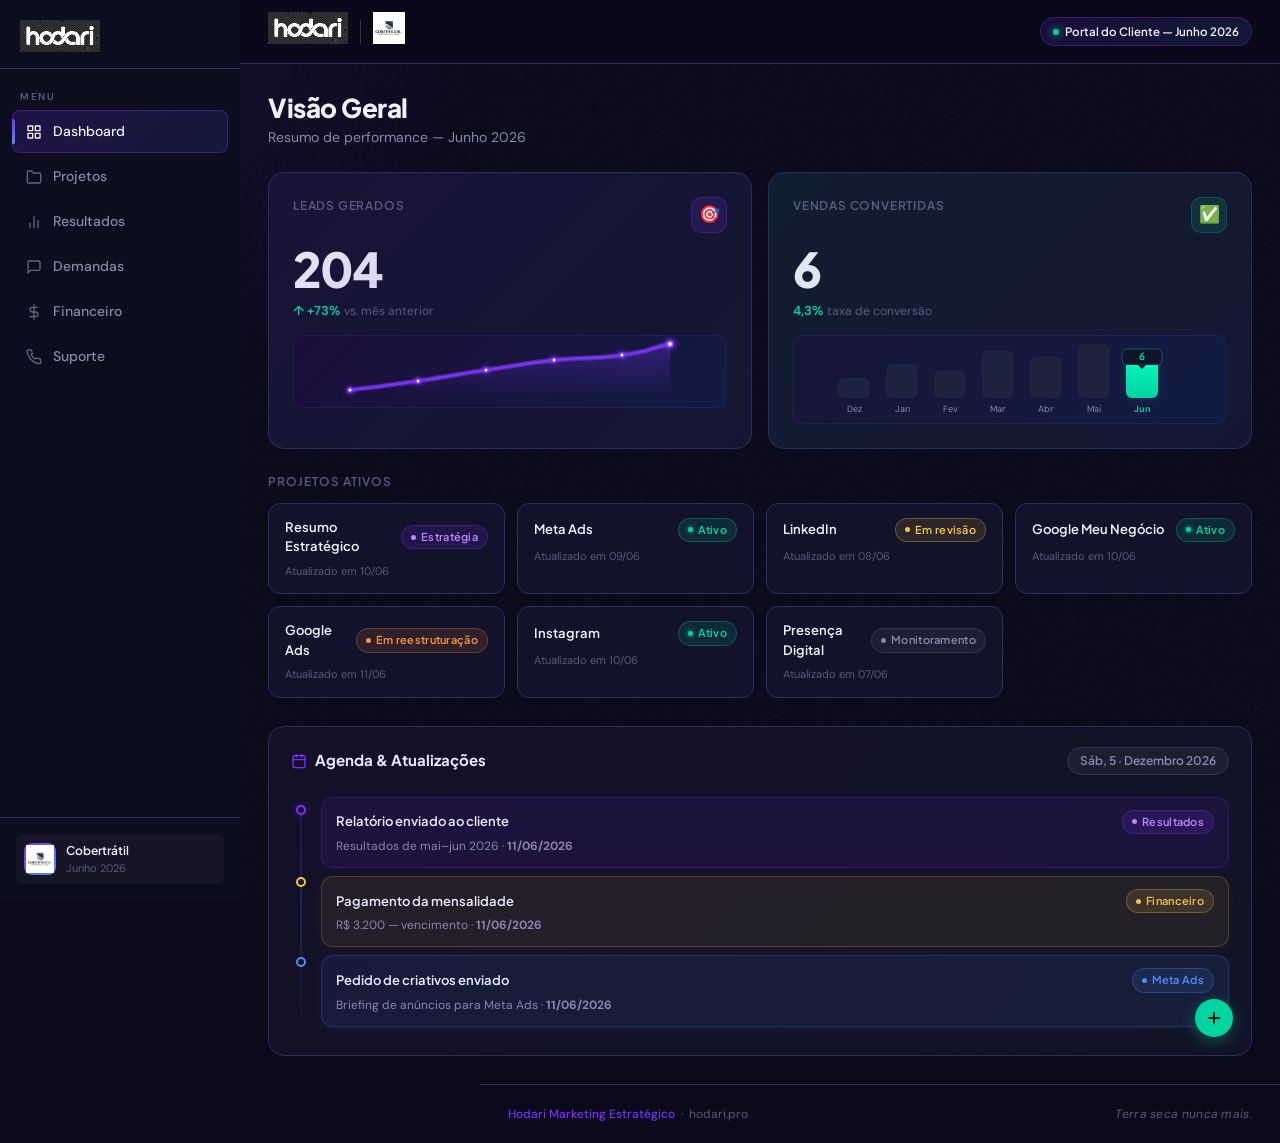
<file: clientes/cobertratil.html>
<!DOCTYPE html>
<html lang="pt-BR">
<head>
<meta charset="UTF-8">
<meta name="viewport" content="width=device-width, initial-scale=1.0">
<title>Portal do Cliente — Cobertrátil | Hodari</title>
<link rel="preconnect" href="https://fonts.googleapis.com">
<link rel="preconnect" href="https://fonts.gstatic.com" crossorigin>
<link href="https://fonts.googleapis.com/css2?family=Plus+Jakarta+Sans:wght@400;500;600;700;800&family=DM+Sans:wght@300;400;500&display=swap" rel="stylesheet">
<style>
/* ============================================================
   RESET & BASE
   ============================================================ */
*, *::before, *::after { box-sizing: border-box; margin: 0; padding: 0; }

:root {
  --bg-primary:    #0A0A1A;
  --bg-card:       #12122A;
  --bg-card-hover: #161630;
  --bg-sidebar:    #0D0D20;
  --border:        #2D2D5E;
  --border-light:  #3A3A6A;
  --accent-purple: #7B2FFF;
  --accent-blue:   #4F8EF7;
  --accent-green:  #00D4A0;
  --accent-yellow: #F5C542;
  --accent-red:    #FF4F6A;
  --text-primary:  #F0F0FF;
  --text-secondary:#8888AA;
  --text-muted:    #5A5A7A;
  --glow-purple:   rgba(123,47,255,0.25);
  --glow-blue:     rgba(79,142,247,0.20);
  --glow-green:    rgba(0,212,160,0.20);
  --font-head:     'Plus Jakarta Sans', sans-serif;
  --font-body:     'DM Sans', sans-serif;
  --sidebar-w:     240px;
  --topbar-h:      64px;
  --radius:        12px;
  --radius-sm:     8px;
  --radius-lg:     16px;
  --transition:    0.22s cubic-bezier(0.4,0,0.2,1);
}

html { font-size: 16px; scroll-behavior: smooth; }

body {
  background: var(--bg-primary);
  color: var(--text-primary);
  font-family: var(--font-body);
  min-height: 100vh;
  overflow-x: hidden;
  line-height: 1.5;
}

/* Noise overlay */
body::before {
  content: '';
  position: fixed; inset: 0;
  background-image: url("data:image/svg+xml,%3Csvg viewBox='0 0 200 200' xmlns='http://www.w3.org/2000/svg'%3E%3Cfilter id='n'%3E%3CfeTurbulence type='fractalNoise' baseFrequency='0.75' numOctaves='4' stitchTiles='stitch'/%3E%3C/filter%3E%3Crect width='100%25' height='100%25' filter='url(%23n)' opacity='0.04'/%3E%3C/svg%3E");
  pointer-events: none;
  z-index: 0;
  opacity: 0.6;
}

/* Ambient glow blobs */
body::after {
  content: '';
  position: fixed;
  top: -200px; left: -100px;
  width: 600px; height: 600px;
  background: radial-gradient(circle, rgba(123,47,255,0.08) 0%, transparent 70%);
  pointer-events: none;
  z-index: 0;
}

/* ============================================================
   SCROLLBAR
   ============================================================ */
::-webkit-scrollbar { width: 6px; }
::-webkit-scrollbar-track { background: var(--bg-primary); }
::-webkit-scrollbar-thumb { background: var(--border); border-radius: 3px; }
::-webkit-scrollbar-thumb:hover { background: var(--border-light); }

/* ============================================================
   LAYOUT
   ============================================================ */
.app-shell {
  display: flex;
  min-height: 100vh;
  position: relative;
  z-index: 1;
}

/* ============================================================
   SIDEBAR
   ============================================================ */
.sidebar {
  width: var(--sidebar-w);
  background: var(--bg-sidebar);
  border-right: none;
  display: flex;
  flex-direction: column;
  position: fixed;
  top: 0; left: 0;
  height: 100vh;
  z-index: 100;
  transition: transform var(--transition);
  overflow: hidden;
}


.sidebar-logo {
  padding: 20px 20px 16px;
  border-bottom: 1px solid var(--border);
  flex-shrink: 0;
}

.sidebar-logo img {
  height: 32px;
  filter: invert(1) brightness(2);
  display: block;
}

.sidebar-logo-fallback {
  font-family: var(--font-head);
  font-weight: 800;
  font-size: 18px;
  letter-spacing: -0.5px;
  background: linear-gradient(135deg, #fff 0%, var(--accent-purple) 100%);
  -webkit-background-clip: text;
  -webkit-text-fill-color: transparent;
  background-clip: text;
}

.sidebar-section {
  padding: 20px 12px 0;
  flex: 1;
  overflow-y: auto;
}

.sidebar-label {
  font-size: 10px;
  font-weight: 600;
  letter-spacing: 1.5px;
  text-transform: uppercase;
  color: var(--text-muted);
  padding: 0 8px;
  margin-bottom: 6px;
}

.nav-item {
  display: flex;
  align-items: center;
  gap: 10px;
  padding: 10px 12px;
  border-radius: var(--radius-sm);
  cursor: pointer;
  font-family: var(--font-body);
  font-size: 14px;
  font-weight: 500;
  color: var(--text-secondary);
  transition: all var(--transition);
  margin-bottom: 2px;
  position: relative;
  user-select: none;
  border: 1px solid transparent;
}

.nav-item:hover {
  color: var(--text-primary);
  background: rgba(255,255,255,0.04);
  border-color: var(--border);
}

.nav-item.active {
  color: var(--text-primary);
  background: linear-gradient(135deg, rgba(123,47,255,0.18) 0%, rgba(79,142,247,0.10) 100%);
  border-color: rgba(123,47,255,0.35);
}

.nav-item.active::before {
  content: '';
  position: absolute;
  left: -1px; top: 20%; bottom: 20%;
  width: 3px;
  background: linear-gradient(180deg, var(--accent-purple), var(--accent-blue));
  border-radius: 0 2px 2px 0;
}

.nav-icon {
  width: 18px;
  height: 18px;
  display: flex;
  align-items: center;
  justify-content: center;
  flex-shrink: 0;
  opacity: 0.7;
  font-size: 15px;
}

.nav-item.active .nav-icon,
.nav-item:hover .nav-icon { opacity: 1; }

.sidebar-footer {
  padding: 16px;
  border-top: 1px solid var(--border);
  flex-shrink: 0;
}

.client-chip {
  display: flex;
  align-items: center;
  gap: 10px;
  padding: 8px;
  border-radius: var(--radius-sm);
  background: rgba(255,255,255,0.03);
}

.client-avatar {
  width: 32px;
  height: 32px;
  border-radius: 8px;
  background: linear-gradient(135deg, var(--accent-purple), var(--accent-blue));
  display: flex;
  align-items: center;
  justify-content: center;
  font-size: 14px;
  font-weight: 700;
  color: white;
  font-family: var(--font-head);
  flex-shrink: 0;
  overflow: hidden;
}

.client-avatar img {
  width: 100%;
  height: 100%;
  object-fit: contain;
  padding: 2px;
}

.client-info { flex: 1; overflow: hidden; }
.client-name {
  font-size: 12px;
  font-weight: 600;
  color: var(--text-primary);
  white-space: nowrap;
  overflow: hidden;
  text-overflow: ellipsis;
  font-family: var(--font-head);
}
.client-sub {
  font-size: 11px;
  color: var(--text-muted);
}

/* ============================================================
   MAIN CONTENT
   ============================================================ */
.main {
  margin-left: var(--sidebar-w);
  flex: 1;
  display: flex;
  flex-direction: column;
  min-height: 100vh;
  position: relative;
}

/* ============================================================
   TOPBAR
   ============================================================ */
.topbar {
  height: var(--topbar-h);
  border-bottom: 1px solid var(--border);
  display: flex;
  align-items: center;
  justify-content: space-between;
  padding: 0 28px;
  position: sticky;
  top: 0;
  z-index: 50;
  background: rgba(10,10,26,0.85);
  backdrop-filter: blur(16px);
  -webkit-backdrop-filter: blur(16px);
}

.topbar-left {
  display: flex;
  align-items: center;
  gap: 16px;
}

.hamburger {
  display: none;
  width: 36px;
  height: 36px;
  align-items: center;
  justify-content: center;
  border-radius: 8px;
  border: 1px solid var(--border);
  cursor: pointer;
  background: transparent;
  color: var(--text-primary);
  font-size: 18px;
  transition: all var(--transition);
}
.hamburger:hover { background: rgba(255,255,255,0.06); }

.topbar-logos {
  display: flex;
  align-items: center;
  gap: 12px;
}

.topbar-divider {
  width: 1px;
  height: 24px;
  background: var(--border);
}

.topbar-logo-hodari img {
  height: 22px;
  filter: invert(1) brightness(2);
}

.topbar-logo-hodari-text {
  font-family: var(--font-head);
  font-weight: 800;
  font-size: 16px;
  letter-spacing: -0.3px;
  background: linear-gradient(135deg, #fff 0%, var(--accent-purple) 100%);
  -webkit-background-clip: text;
  -webkit-text-fill-color: transparent;
  background-clip: text;
}

.topbar-logo-client img {
  height: 28px;
  object-fit: contain;
}

.topbar-logo-client-text {
  font-family: var(--font-head);
  font-weight: 700;
  font-size: 15px;
  color: var(--text-primary);
}

.topbar-right {
  display: flex;
  align-items: center;
  gap: 12px;
}

.portal-badge {
  display: flex;
  align-items: center;
  gap: 6px;
  padding: 5px 12px;
  background: linear-gradient(135deg, rgba(123,47,255,0.15), rgba(79,142,247,0.12));
  border: 1px solid rgba(123,47,255,0.30);
  border-radius: 99px;
  font-size: 11.5px;
  font-weight: 600;
  color: var(--text-primary);
  font-family: var(--font-head);
  white-space: nowrap;
}

.portal-badge::before {
  content: '';
  width: 6px; height: 6px;
  border-radius: 50%;
  background: var(--accent-green);
  box-shadow: 0 0 8px var(--accent-green);
  animation: pulse-dot 2s infinite;
}

@keyframes pulse-dot {
  0%, 100% { opacity: 1; box-shadow: 0 0 8px var(--accent-green); }
  50% { opacity: 0.6; box-shadow: 0 0 3px var(--accent-green); }
}

.page-title {
  font-family: var(--font-head);
  font-weight: 700;
  font-size: 15px;
  color: var(--text-secondary);
}

/* ============================================================
   CONTENT AREA
   ============================================================ */
.content {
  flex: 1;
  padding: 28px;
  max-width: 1200px;
  width: 100%;
}

/* ============================================================
   SECTIONS
   ============================================================ */
.section {
  display: none;
  animation: fadeSlideIn 0.32s cubic-bezier(0.4,0,0.2,1) forwards;
}

.section.active { display: block; }

@keyframes fadeSlideIn {
  from { opacity: 0; transform: translateY(10px); }
  to   { opacity: 1; transform: translateY(0); }
}

.section-header {
  margin-bottom: 24px;
}

.section-title {
  font-family: var(--font-head);
  font-weight: 800;
  font-size: 26px;
  letter-spacing: -0.5px;
  color: var(--text-primary);
  line-height: 1.2;
}

.section-subtitle {
  font-size: 14px;
  color: var(--text-secondary);
  margin-top: 4px;
}

/* ============================================================
   CARDS
   ============================================================ */
.card {
  background: var(--bg-card);
  border: 1px solid var(--border);
  border-radius: var(--radius);
  padding: 20px;
  transition: all var(--transition);
  position: relative;
  overflow: hidden;
}

.card::before {
  content: '';
  position: absolute;
  top: 0; left: 0; right: 0;
  height: 1px;
  background: linear-gradient(90deg, transparent, rgba(123,47,255,0.4), transparent);
  opacity: 0;
  transition: opacity var(--transition);
}

.card:hover {
  transform: translateY(-2px);
  border-color: var(--border-light);
  box-shadow: 0 8px 32px rgba(0,0,0,0.3), 0 0 0 1px rgba(123,47,255,0.1);
}

.card:hover::before { opacity: 1; }

/* ============================================================
   KPI CARDS
   ============================================================ */
.kpi-grid {
  display: grid;
  grid-template-columns: repeat(2, 1fr);
  gap: 16px;
  margin-bottom: 24px;
}

.kpi-card {
  background: var(--bg-card);
  border: 1px solid var(--border);
  border-radius: var(--radius-lg);
  padding: 24px;
  position: relative;
  overflow: hidden;
  transition: all var(--transition);
}

.kpi-card::after {
  content: '';
  position: absolute;
  inset: 0;
  background: linear-gradient(135deg, rgba(123,47,255,0.06) 0%, rgba(79,142,247,0.04) 100%);
  pointer-events: none;
}

.kpi-card:hover {
  transform: translateY(-3px);
  border-color: rgba(123,47,255,0.4);
  box-shadow: 0 12px 40px rgba(0,0,0,0.35), 0 0 60px rgba(123,47,255,0.07);
}

.kpi-card.green::after {
  background: linear-gradient(135deg, rgba(0,212,160,0.06) 0%, rgba(79,142,247,0.04) 100%);
}
.kpi-card.green:hover { border-color: rgba(0,212,160,0.35); }

.kpi-top {
  display: flex;
  justify-content: space-between;
  align-items: flex-start;
  margin-bottom: 12px;
}

.kpi-label {
  font-size: 12px;
  font-weight: 600;
  letter-spacing: 0.8px;
  text-transform: uppercase;
  color: var(--text-muted);
  font-family: var(--font-head);
}

.kpi-icon {
  width: 36px;
  height: 36px;
  border-radius: 10px;
  display: flex;
  align-items: center;
  justify-content: center;
  font-size: 17px;
  background: rgba(123,47,255,0.15);
  border: 1px solid rgba(123,47,255,0.25);
}

.kpi-card.green .kpi-icon {
  background: rgba(0,212,160,0.12);
  border-color: rgba(0,212,160,0.22);
}

.kpi-number {
  font-family: var(--font-head);
  font-weight: 800;
  font-size: 48px;
  letter-spacing: -2px;
  line-height: 1;
  margin-bottom: 8px;
  background: linear-gradient(135deg, #F0F0FF 0%, rgba(240,240,255,0.7) 100%);
  -webkit-background-clip: text;
  -webkit-text-fill-color: transparent;
  background-clip: text;
}

.kpi-bottom {
  display: flex;
  justify-content: space-between;
  align-items: flex-end;
}

.kpi-delta {
  display: flex;
  align-items: center;
  gap: 4px;
  font-size: 13px;
  font-weight: 600;
  color: var(--accent-green);
}

.kpi-delta span { font-size: 12px; color: var(--text-muted); font-weight: 400; }

.kpi-sparkline { opacity: 0.8; }

/* ============================================================
   LINE CHARTS
   ============================================================ */
.line-chart-container {
  background: linear-gradient(135deg, #1a0533 0%, #0d1b4a 100%);
  border-radius: 12px;
  overflow: hidden;
  margin: 16px 0;
  border: 1px solid rgba(123,47,255,0.18);
}

.line-chart-title {
  font-size: 11px;
  font-weight: 600;
  letter-spacing: 0.9px;
  text-transform: uppercase;
  color: var(--text-muted);
  padding: 12px 16px 0;
  font-family: var(--font-head);
}

.kpi-chart-full {
  background: linear-gradient(135deg, rgba(26,5,51,0.55) 0%, rgba(13,27,74,0.55) 100%);
  border-radius: 10px;
  overflow: hidden;
  margin-top: 14px;
  border: 1px solid rgba(123,47,255,0.14);
}

/* ============================================================
   MINI SUMMARY GRID
   ============================================================ */
.summary-grid {
  display: grid;
  grid-template-columns: repeat(auto-fill, minmax(200px, 1fr));
  gap: 12px;
}

.summary-card {
  background: var(--bg-card);
  border: 1px solid var(--border);
  border-radius: var(--radius);
  padding: 14px 16px;
  display: flex;
  flex-direction: column;
  gap: 6px;
  cursor: pointer;
  transition: all var(--transition);
}

.summary-card:hover {
  transform: translateY(-2px);
  border-color: var(--border-light);
  background: var(--bg-card-hover);
}

.summary-card-top {
  display: flex;
  justify-content: space-between;
  align-items: center;
}

.summary-card-name {
  font-size: 13px;
  font-weight: 600;
  color: var(--text-primary);
  font-family: var(--font-head);
}

.summary-card-date {
  font-size: 11px;
  color: var(--text-muted);
}

/* ============================================================
   BADGES
   ============================================================ */
.badge {
  display: inline-flex;
  align-items: center;
  gap: 5px;
  padding: 3px 9px;
  border-radius: 99px;
  font-size: 11px;
  font-weight: 600;
  font-family: var(--font-head);
  letter-spacing: 0.3px;
  white-space: nowrap;
}

.badge::before {
  content: '';
  width: 5px; height: 5px;
  border-radius: 50%;
  flex-shrink: 0;
}

.badge-purple {
  background: rgba(123,47,255,0.15);
  border: 1px solid rgba(123,47,255,0.30);
  color: #C084FC;
}
.badge-purple::before { background: #C084FC; }

.badge-green {
  background: rgba(0,212,160,0.12);
  border: 1px solid rgba(0,212,160,0.28);
  color: var(--accent-green);
}
.badge-green::before { background: var(--accent-green); box-shadow: 0 0 4px var(--accent-green); }

.badge-yellow {
  background: rgba(245,197,66,0.12);
  border: 1px solid rgba(245,197,66,0.28);
  color: var(--accent-yellow);
}
.badge-yellow::before { background: var(--accent-yellow); }

.badge-blue {
  background: rgba(79,142,247,0.12);
  border: 1px solid rgba(79,142,247,0.28);
  color: var(--accent-blue);
}
.badge-blue::before { background: var(--accent-blue); }

.badge-gray {
  background: rgba(136,136,170,0.10);
  border: 1px solid rgba(136,136,170,0.22);
  color: var(--text-secondary);
}
.badge-gray::before { background: var(--text-secondary); }

.badge-red {
  background: rgba(255,79,106,0.12);
  border: 1px solid rgba(255,79,106,0.28);
  color: var(--accent-red);
}
.badge-red::before { background: var(--accent-red); }

.badge-orange {
  background: rgba(251,146,60,0.12);
  border: 1px solid rgba(251,146,60,0.28);
  color: #FB923C;
}
.badge-orange::before { background: #FB923C; }

/* Animated badge */
.badge-animated::before {
  animation: pulse-badge 1.8s infinite;
}
@keyframes pulse-badge {
  0%, 100% { box-shadow: 0 0 0 0 currentColor; opacity: 1; }
  50% { box-shadow: 0 0 0 3px transparent; opacity: 0.6; }
}

/* ============================================================
   SECTION 2 — PROJETOS
   ============================================================ */
.projects-grid {
  display: grid;
  grid-template-columns: repeat(auto-fill, minmax(300px, 1fr));
  gap: 16px;
}

.project-card {
  background: var(--bg-card);
  border: 1px solid var(--border);
  border-radius: var(--radius);
  padding: 20px;
  transition: all var(--transition);
  cursor: default;
}

.project-card:hover {
  transform: translateY(-2px);
  border-color: var(--border-light);
  box-shadow: 0 8px 28px rgba(0,0,0,0.25);
}

.project-card-head {
  display: flex;
  justify-content: space-between;
  align-items: flex-start;
  margin-bottom: 10px;
}

.project-card-name {
  font-family: var(--font-head);
  font-weight: 700;
  font-size: 15px;
  color: var(--text-primary);
  line-height: 1.3;
}

.project-desc {
  font-size: 13px;
  color: var(--text-secondary);
  line-height: 1.5;
  margin-bottom: 14px;
}

.project-meta {
  display: flex;
  align-items: center;
  gap: 8px;
  font-size: 11px;
  color: var(--text-muted);
}

.project-meta-icon { font-size: 12px; }

/* ============================================================
   SECTION 3 — RESULTADOS
   ============================================================ */
.tabs {
  display: flex;
  gap: 4px;
  margin-bottom: 20px;
  background: var(--bg-card);
  border: 1px solid var(--border);
  border-radius: var(--radius-sm);
  padding: 4px;
  flex-wrap: wrap;
}

.tab-btn {
  padding: 7px 13px;
  border-radius: 6px;
  font-size: 13px;
  font-weight: 500;
  color: var(--text-secondary);
  cursor: pointer;
  transition: all var(--transition);
  background: transparent;
  border: none;
  font-family: var(--font-body);
  white-space: nowrap;
}

.tab-btn:hover { color: var(--text-primary); background: rgba(255,255,255,0.04); }

.tab-btn.active {
  background: linear-gradient(135deg, rgba(123,47,255,0.20), rgba(79,142,247,0.15));
  color: var(--text-primary);
  font-weight: 600;
}

.tab-pane { display: none; animation: fadeSlideIn 0.25s ease forwards; }
.tab-pane.active { display: block; }

.metrics-grid {
  display: grid;
  grid-template-columns: repeat(auto-fill, minmax(170px, 1fr));
  gap: 14px;
  margin-bottom: 16px;
}

.metric-card {
  background: linear-gradient(135deg, rgba(18,18,42,0.9), rgba(18,18,42,0.7));
  border: 1px solid var(--border);
  border-radius: var(--radius);
  padding: 18px;
  text-align: center;
  transition: all var(--transition);
}

.metric-card:hover {
  border-color: var(--border-light);
  transform: translateY(-2px);
}

.metric-label {
  font-size: 11px;
  color: var(--text-muted);
  text-transform: uppercase;
  letter-spacing: 0.8px;
  font-weight: 600;
  margin-bottom: 8px;
  font-family: var(--font-head);
}

.metric-value {
  font-family: var(--font-head);
  font-weight: 800;
  font-size: 28px;
  letter-spacing: -1px;
  color: var(--text-primary);
  line-height: 1;
}

.metric-value.accent-purple { color: #C084FC; }
.metric-value.accent-blue { color: var(--accent-blue); }
.metric-value.accent-green { color: var(--accent-green); }
.metric-value.accent-yellow { color: var(--accent-yellow); }

.metric-sub {
  font-size: 11px;
  color: var(--text-muted);
  margin-top: 4px;
}

/* Strategy narrative card */
.narrative-card {
  background: linear-gradient(135deg, rgba(123,47,255,0.07), rgba(79,142,247,0.05));
  border: 1px solid rgba(123,47,255,0.20);
  border-radius: var(--radius);
  padding: 24px;
}

.narrative-title {
  font-family: var(--font-head);
  font-weight: 700;
  font-size: 17px;
  color: var(--text-primary);
  margin-bottom: 12px;
  display: flex;
  align-items: center;
  gap: 8px;
}

.narrative-body {
  font-size: 14px;
  line-height: 1.75;
  color: var(--text-secondary);
}

.narrative-body p + p { margin-top: 12px; }

.narrative-highlight {
  background: linear-gradient(135deg, rgba(123,47,255,0.12), rgba(79,142,247,0.10));
  border-left: 3px solid var(--accent-purple);
  border-radius: 0 8px 8px 0;
  padding: 12px 16px;
  margin-top: 16px;
  font-size: 14px;
  color: var(--text-primary);
  font-weight: 500;
  font-style: italic;
}

/* ============================================================
   SECTION 4 — DEMANDAS
   ============================================================ */
.demand-form {
  background: var(--bg-card);
  border: 1px solid var(--border);
  border-radius: var(--radius);
  padding: 24px;
  margin-bottom: 24px;
}

.form-title {
  font-family: var(--font-head);
  font-weight: 700;
  font-size: 16px;
  color: var(--text-primary);
  margin-bottom: 16px;
}

.form-grid { display: grid; gap: 14px; }

.form-group { display: flex; flex-direction: column; gap: 6px; }

.form-label {
  font-size: 12px;
  font-weight: 600;
  color: var(--text-secondary);
  text-transform: uppercase;
  letter-spacing: 0.6px;
  font-family: var(--font-head);
}

.form-control {
  background: rgba(255,255,255,0.04);
  border: 1px solid var(--border);
  border-radius: var(--radius-sm);
  color: var(--text-primary);
  font-size: 14px;
  font-family: var(--font-body);
  padding: 10px 14px;
  transition: all var(--transition);
  outline: none;
  width: 100%;
  resize: vertical;
}

.form-control:focus {
  border-color: var(--accent-purple);
  box-shadow: 0 0 0 3px rgba(123,47,255,0.12);
  background: rgba(123,47,255,0.05);
}

.form-control option { background: #1A1A35; }

.btn-primary {
  display: inline-flex;
  align-items: center;
  justify-content: center;
  gap: 8px;
  padding: 10px 22px;
  background: linear-gradient(135deg, var(--accent-purple), #9B4FFF);
  border: none;
  border-radius: var(--radius-sm);
  color: white;
  font-size: 14px;
  font-weight: 600;
  font-family: var(--font-head);
  cursor: pointer;
  transition: all var(--transition);
  margin-top: 6px;
  box-shadow: 0 4px 16px rgba(123,47,255,0.30);
}

.btn-primary:hover {
  transform: translateY(-1px);
  box-shadow: 0 6px 24px rgba(123,47,255,0.40);
  background: linear-gradient(135deg, #8B3FFF, #AB5FFF);
}

.btn-primary:active { transform: translateY(0); }

.demand-list { display: flex; flex-direction: column; gap: 12px; }

.demand-item {
  background: var(--bg-card);
  border: 1px solid var(--border);
  border-radius: var(--radius);
  padding: 16px 20px;
  display: flex;
  align-items: flex-start;
  gap: 14px;
  transition: all var(--transition);
}

.demand-item:hover { border-color: var(--border-light); }

.demand-icon {
  width: 36px; height: 36px;
  border-radius: 10px;
  background: rgba(123,47,255,0.12);
  border: 1px solid rgba(123,47,255,0.22);
  display: flex;
  align-items: center;
  justify-content: center;
  font-size: 16px;
  flex-shrink: 0;
}

.demand-content { flex: 1; }
.demand-title { font-size: 14px; font-weight: 600; color: var(--text-primary); margin-bottom: 3px; font-family: var(--font-head); }
.demand-desc { font-size: 13px; color: var(--text-secondary); }
.demand-date { font-size: 11px; color: var(--text-muted); margin-top: 4px; }

.demand-status { flex-shrink: 0; }

/* ============================================================
   SECTION 5 — FINANCEIRO
   ============================================================ */
.financeiro-grid {
  display: grid;
  grid-template-columns: repeat(auto-fill, minmax(280px, 1fr));
  gap: 16px;
  margin-bottom: 24px;
}

.payment-card {
  background: linear-gradient(135deg, rgba(245,197,66,0.06), rgba(18,18,42,0.9));
  border: 1px solid rgba(245,197,66,0.22);
  border-radius: var(--radius);
  padding: 22px;
  transition: all var(--transition);
}

.payment-card:hover { transform: translateY(-2px); }

.payment-card-label {
  font-size: 11px;
  font-weight: 600;
  letter-spacing: 1px;
  text-transform: uppercase;
  color: var(--accent-yellow);
  margin-bottom: 10px;
  font-family: var(--font-head);
}

.payment-amount {
  font-family: var(--font-head);
  font-weight: 800;
  font-size: 36px;
  letter-spacing: -1.5px;
  color: var(--text-primary);
  margin-bottom: 6px;
}

.payment-due {
  font-size: 13px;
  color: var(--text-secondary);
  margin-bottom: 14px;
}

.pix-card {
  background: var(--bg-card);
  border: 1px solid var(--border);
  border-radius: var(--radius);
  padding: 22px;
  transition: all var(--transition);
}

.pix-card:hover { border-color: var(--border-light); }

.pix-label {
  font-size: 11px;
  font-weight: 600;
  letter-spacing: 1px;
  text-transform: uppercase;
  color: var(--accent-green);
  margin-bottom: 10px;
  font-family: var(--font-head);
}

.pix-title { font-size: 15px; font-weight: 700; color: var(--text-primary); margin-bottom: 10px; font-family: var(--font-head); }

.pix-key-container {
  display: flex;
  align-items: center;
  gap: 10px;
  background: rgba(0,212,160,0.06);
  border: 1px solid rgba(0,212,160,0.20);
  border-radius: 8px;
  padding: 10px 14px;
}

.pix-key {
  font-family: 'Courier New', monospace;
  font-size: 12px;
  color: var(--accent-green);
  flex: 1;
  word-break: break-all;
  letter-spacing: 0.5px;
}

.btn-copy {
  display: inline-flex;
  align-items: center;
  gap: 6px;
  padding: 7px 14px;
  background: rgba(0,212,160,0.12);
  border: 1px solid rgba(0,212,160,0.28);
  border-radius: 6px;
  color: var(--accent-green);
  font-size: 12px;
  font-weight: 600;
  cursor: pointer;
  transition: all var(--transition);
  white-space: nowrap;
  font-family: var(--font-head);
}

.btn-copy:hover { background: rgba(0,212,160,0.20); }
.btn-copy.copied { background: rgba(0,212,160,0.22); color: #00FFCC; }

.history-section { }

.history-title {
  font-family: var(--font-head);
  font-weight: 700;
  font-size: 15px;
  color: var(--text-primary);
  margin-bottom: 14px;
}

.history-list { display: flex; flex-direction: column; gap: 10px; }

.history-item {
  background: var(--bg-card);
  border: 1px solid var(--border);
  border-radius: var(--radius-sm);
  padding: 14px 18px;
  display: flex;
  align-items: center;
  justify-content: space-between;
  transition: all var(--transition);
}

.history-item:hover { border-color: var(--border-light); }

.history-left { display: flex; align-items: center; gap: 12px; }
.history-month { font-size: 14px; font-weight: 600; color: var(--text-primary); font-family: var(--font-head); }
.history-date { font-size: 12px; color: var(--text-muted); }
.history-amount { font-family: var(--font-head); font-weight: 700; font-size: 15px; color: var(--text-primary); }

/* ============================================================
   SECTION 6 — SUPORTE
   ============================================================ */
.suporte-center {
  display: flex;
  flex-direction: column;
  align-items: center;
  padding: 48px 24px;
  text-align: center;
}

.suporte-card {
  background: var(--bg-card);
  border: 1px solid var(--border);
  border-radius: var(--radius-lg);
  padding: 40px;
  max-width: 480px;
  width: 100%;
  text-align: center;
}

.suporte-icon {
  width: 64px; height: 64px;
  border-radius: 16px;
  background: rgba(0,212,160,0.12);
  border: 1px solid rgba(0,212,160,0.22);
  display: flex;
  align-items: center;
  justify-content: center;
  font-size: 30px;
  margin: 0 auto 20px;
}

.suporte-title {
  font-family: var(--font-head);
  font-weight: 800;
  font-size: 22px;
  color: var(--text-primary);
  margin-bottom: 8px;
}

.suporte-sub {
  font-size: 14px;
  color: var(--text-secondary);
  margin-bottom: 28px;
  line-height: 1.6;
}

.btn-whatsapp {
  display: inline-flex;
  align-items: center;
  justify-content: center;
  gap: 10px;
  padding: 14px 32px;
  background: linear-gradient(135deg, #25D366, #128C7E);
  border: none;
  border-radius: var(--radius-sm);
  color: white;
  font-size: 16px;
  font-weight: 700;
  font-family: var(--font-head);
  cursor: pointer;
  text-decoration: none;
  transition: all var(--transition);
  box-shadow: 0 6px 24px rgba(37,211,102,0.30);
  margin-bottom: 16px;
  width: 100%;
}

.btn-whatsapp:hover {
  transform: translateY(-2px);
  box-shadow: 0 10px 32px rgba(37,211,102,0.40);
}

.suporte-hours {
  background: rgba(255,255,255,0.04);
  border: 1px solid var(--border);
  border-radius: var(--radius-sm);
  padding: 14px 16px;
  margin-top: 20px;
}

.suporte-hours-title {
  font-size: 11px;
  font-weight: 600;
  letter-spacing: 1px;
  text-transform: uppercase;
  color: var(--text-muted);
  margin-bottom: 6px;
  font-family: var(--font-head);
}

.suporte-hours-text {
  font-size: 14px;
  color: var(--text-secondary);
  font-weight: 500;
}

/* ============================================================
   FOOTER
   ============================================================ */
footer {
  border-top: 1px solid var(--border);
  padding: 20px 28px;
  display: flex;
  align-items: center;
  justify-content: space-between;
  gap: 16px;
  margin-left: var(--sidebar-w);
}

.footer-left {
  font-size: 12px;
  color: var(--text-muted);
}

.footer-left a {
  color: var(--accent-purple);
  text-decoration: none;
  font-weight: 500;
}

.footer-right {
  font-size: 12px;
  color: var(--text-muted);
  font-style: italic;
  letter-spacing: 0.3px;
}

/* ============================================================
   DIVIDERS & HELPERS
   ============================================================ */
.section-divider {
  height: 1px;
  background: var(--border);
  margin: 20px 0;
}

.tag-row {
  display: flex;
  flex-wrap: wrap;
  gap: 8px;
  margin-top: 8px;
}

.stat-row {
  display: flex;
  align-items: center;
  gap: 8px;
  font-size: 13px;
  color: var(--text-secondary);
  padding: 8px 0;
}

.stat-row + .stat-row {
  border-top: 1px solid rgba(255,255,255,0.04);
}

.stat-row-label { color: var(--text-muted); flex: 1; }
.stat-row-value { font-weight: 600; color: var(--text-primary); font-family: var(--font-head); }

/* ============================================================
   OVERLAY (mobile sidebar)
   ============================================================ */
.sidebar-overlay {
  display: none;
  position: fixed;
  inset: 0;
  background: rgba(0,0,0,0.6);
  z-index: 99;
  backdrop-filter: blur(4px);
}

/* ============================================================
   RESPONSIVE
   ============================================================ */
@media (max-width: 900px) {
  .sidebar {
    transform: translateX(-100%);
  }
  .sidebar.open {
    transform: translateX(0);
    box-shadow: 16px 0 48px rgba(0,0,0,0.5);
  }
  .sidebar-overlay { display: block; }
  .sidebar-overlay.hidden { display: none; }

  .main { margin-left: 0; }
  footer { margin-left: 0; }

  .hamburger { display: flex; }
  .portal-badge { display: none; }
  .topbar { padding: 0 16px; }
  .content { padding: 16px; }
  .kpi-grid { grid-template-columns: 1fr; }
  .kpi-number { font-size: 40px; }
  .metrics-grid { grid-template-columns: repeat(2, 1fr); }
  .tabs { overflow-x: auto; flex-wrap: nowrap; }
}

@media (max-width: 540px) {
  .summary-grid { grid-template-columns: 1fr; }
  .projects-grid { grid-template-columns: 1fr; }
  .financeiro-grid { grid-template-columns: 1fr; }
  .metrics-grid { grid-template-columns: 1fr 1fr; }
  .tab-btn { font-size: 12px; padding: 6px 10px; }
  .section-title { font-size: 22px; }
}

/* ============================================================
   TOAST NOTIFICATION
   ============================================================ */
.toast {
  position: fixed;
  bottom: 24px;
  right: 24px;
  background: #1A1A35;
  border: 1px solid var(--border-light);
  border-radius: var(--radius-sm);
  padding: 12px 18px;
  font-size: 13px;
  font-weight: 500;
  color: var(--text-primary);
  display: flex;
  align-items: center;
  gap: 8px;
  z-index: 999;
  box-shadow: 0 8px 24px rgba(0,0,0,0.4);
  transform: translateY(100px);
  opacity: 0;
  transition: all 0.3s cubic-bezier(0.4,0,0.2,1);
}

.toast.show {
  transform: translateY(0);
  opacity: 1;
}

/* ============================================================
   STAGGERED ENTRY ANIMATIONS
   ============================================================ */
.stagger-1 { animation-delay: 0.04s; }
.stagger-2 { animation-delay: 0.08s; }
.stagger-3 { animation-delay: 0.12s; }
.stagger-4 { animation-delay: 0.16s; }
.stagger-5 { animation-delay: 0.20s; }
.stagger-6 { animation-delay: 0.24s; }
.stagger-7 { animation-delay: 0.28s; }

.anim-in {
  animation: fadeSlideIn 0.35s cubic-bezier(0.4,0,0.2,1) both;
}

/* ============================================================
   TIMELINE — AGENDA & ATUALIZAÇÕES
   ============================================================ */
.timeline-wrap {
  background: #0F0F1E;
  border: 1px solid var(--border);
  border-radius: 16px;
  padding: 20px 22px 28px;
  margin-top: 28px;
  position: relative;
  overflow: hidden;
}

.timeline-wrap::before {
  content: '';
  position: absolute;
  inset: 0;
  background: linear-gradient(135deg, rgba(123,47,255,0.04) 0%, rgba(79,142,247,0.03) 100%);
  pointer-events: none;
}

.timeline-header {
  display: flex;
  align-items: center;
  justify-content: space-between;
  margin-bottom: 22px;
}

.timeline-header-left {
  display: flex;
  align-items: center;
  gap: 8px;
}

.timeline-section-label {
  font-family: var(--font-head);
  font-weight: 700;
  font-size: 15px;
  color: var(--text-primary);
}

.timeline-header-right { display: flex; align-items: center; gap: 8px; }

.timeline-date-chip {
  font-family: var(--font-head);
  font-size: 12px;
  font-weight: 600;
  color: var(--text-secondary);
  background: rgba(255,255,255,0.05);
  border: 1px solid var(--border);
  border-radius: 99px;
  padding: 4px 12px;
}

/* Body: eixo + linha + eventos em grid */
.timeline-body {
  display: grid;
  grid-template-columns: 20px 1fr;
  gap: 0;
  align-items: stretch;
}

/* Coluna de horários */
.tl-axis {
  display: flex;
  flex-direction: column;
  gap: 0;
}

.tl-time {
  font-size: 11px;
  font-weight: 600;
  color: var(--text-muted);
  font-family: var(--font-head);
  letter-spacing: 0.4px;
  height: 72px;
  display: flex;
  align-items: flex-start;
  padding-top: 4px;
}

.tl-time-gap { margin-top: 8px; }

/* Linha vertical e dots */
.tl-line-track {
  position: relative;
  display: flex;
  flex-direction: column;
  align-items: center;
}

.tl-vline {
  position: absolute;
  top: 8px;
  bottom: 8px;
  left: 50%;
  transform: translateX(-50%);
  width: 1px;
  background: linear-gradient(180deg, var(--accent-purple) 0%, var(--accent-blue) 60%, transparent 100%);
  opacity: 0.35;
}

.tl-dot {
  width: 10px;
  height: 10px;
  border-radius: 50%;
  background: var(--bg-card);
  border: 2px solid var(--accent-purple);
  position: absolute;
  left: 50%;
  transform: translateX(-50%);
  z-index: 1;
}

.tl-dot-1 { top: 8px;   border-color: var(--accent-purple); box-shadow: 0 0 6px rgba(123,47,255,0.5); }
.tl-dot-2 { top: 80px;  border-color: var(--accent-yellow); }
.tl-dot-3 { top: 160px; border-color: var(--accent-blue); }

/* Coluna de eventos */
.tl-events {
  display: flex;
  flex-direction: column;
  gap: 8px;
  padding-left: 10px;
}

.tl-event {
  border-radius: 12px;
  padding: 12px 14px;
  border: 1px solid transparent;
  transition: all var(--transition);
}

.tl-event:hover { transform: translateX(3px); }

.tl-event-purple {
  background: rgba(123,47,255,0.10);
  border-color: rgba(123,47,255,0.22);
  box-shadow: 0 2px 12px rgba(123,47,255,0.08);
}

.tl-event-blue {
  background: rgba(79,142,247,0.09);
  border-color: rgba(79,142,247,0.20);
  box-shadow: 0 2px 12px rgba(79,142,247,0.07);
}

.tl-event-yellow {
  background: rgba(245,197,66,0.08);
  border-color: rgba(245,197,66,0.20);
  box-shadow: 0 2px 12px rgba(245,197,66,0.06);
}

.tl-event-green {
  background: rgba(0,212,160,0.08);
  border-color: rgba(0,212,160,0.20);
  box-shadow: 0 2px 12px rgba(0,212,160,0.07);
}

.tl-event-head {
  display: flex;
  align-items: center;
  justify-content: space-between;
  gap: 10px;
  margin-bottom: 4px;
}

.tl-event-title {
  font-family: var(--font-head);
  font-weight: 600;
  font-size: 13px;
  color: var(--text-primary);
  line-height: 1.3;
}

.tl-event-sub {
  font-size: 12px;
  color: var(--text-secondary);
  line-height: 1.4;
}

/* Botão + flutuante */
.tl-add-btn {
  position: absolute;
  bottom: 18px;
  right: 18px;
  width: 38px;
  height: 38px;
  border-radius: 50%;
  background: var(--accent-green);
  border: none;
  color: #0A1A14;
  cursor: pointer;
  display: flex;
  align-items: center;
  justify-content: center;
  box-shadow: 0 4px 16px rgba(0,212,160,0.35);
  transition: all var(--transition);
}

.tl-add-btn:hover {
  transform: scale(1.1) rotate(90deg);
  box-shadow: 0 6px 22px rgba(0,212,160,0.50);
}

@media (max-width: 540px) {
  .tl-event-head { flex-wrap: wrap; }
  .tl-time { height: 76px; }
  .tl-dot-3 { top: 164px; }
}


/* ============================================================
   MODAL RELATÓRIO
   ============================================================ */
.report-overlay {
  position: fixed; top: 0; left: 0; width: 100%; height: 100%;
  z-index: 9000; overflow: hidden;
  background: rgba(4,4,14,0.88);
  backdrop-filter: blur(6px);
  opacity: 0; pointer-events: none;
  transition: opacity 0.28s ease;
}
.report-overlay.open { opacity: 1; pointer-events: all; }

.report-modal {
  position: fixed; top: 50%; left: 50%;
  transform: translate(-50%, -48%);
  width: 90%; max-width: 900px; height: 90vh;
  overflow-y: auto; z-index: 9001;
  border-radius: 16px;
  opacity: 0; pointer-events: none;
  transition: opacity 0.32s ease, transform 0.32s cubic-bezier(0.22,1,0.36,1);
}
.report-modal.open { opacity: 1; transform: translate(-50%, -50%); pointer-events: all; }

.report-inner {
  width: 100%;
  background: var(--bg-primary);
  border: 1px solid var(--border);
  border-radius: 16px;
  position: relative;
  box-shadow: 0 32px 80px rgba(0,0,0,0.6), 0 0 0 1px rgba(123,47,255,0.12);
  padding-bottom: 60px;
}

/* Close button */
.report-close {
  position: sticky; top: 0; z-index: 10;
  display: flex; justify-content: flex-end;
  padding: 16px 20px 0;
  background: transparent;
}
.report-close-btn {
  width: 36px; height: 36px; border-radius: 50%;
  background: rgba(255,255,255,0.06);
  border: 1px solid var(--border);
  color: var(--text-secondary);
  display: flex; align-items: center; justify-content: center;
  cursor: pointer; transition: var(--transition);
}
.report-close-btn:hover { background: rgba(255,255,255,0.12); color: var(--text-primary); }

/* Header */
.rp-header {
  padding: 24px 36px 28px;
  background: linear-gradient(135deg, rgba(123,47,255,0.08) 0%, rgba(79,142,247,0.04) 100%);
  border-bottom: 1px solid var(--border);
}
.rp-header-top {
  display: flex; align-items: center; justify-content: space-between;
  margin-bottom: 20px;
}
.rp-logo { height: 28px; }
.rp-badge-report {
  font-family: var(--font-head); font-size: 11px; font-weight: 700;
  letter-spacing: 1.2px; text-transform: uppercase;
  background: linear-gradient(135deg, rgba(123,47,255,0.18), rgba(79,142,247,0.12));
  border: 1px solid rgba(123,47,255,0.35);
  color: #C084FC; padding: 5px 12px; border-radius: 20px;
}
.rp-title {
  font-family: var(--font-head); font-size: 22px; font-weight: 800;
  color: var(--text-primary); margin-bottom: 6px; line-height: 1.3;
}
.rp-subtitle { font-size: 13px; color: var(--text-secondary); margin-bottom: 16px; }
.rp-meta-row {
  display: flex; flex-wrap: wrap; gap: 20px;
  font-size: 12px; color: var(--text-secondary);
}
.rp-meta-item { display: flex; align-items: center; gap: 6px; }
.rp-meta-label { color: var(--text-muted); }
.rp-meta-value { color: var(--text-primary); font-weight: 600; }

/* Section headers */
.rp-section {
  padding: 28px 36px;
  border-bottom: 1px solid var(--border);
}
.rp-section:last-of-type { border-bottom: none; }
.rp-section-title {
  font-family: var(--font-head); font-size: 11px; font-weight: 700;
  letter-spacing: 1.4px; text-transform: uppercase;
  color: var(--text-muted); margin-bottom: 18px;
  display: flex; align-items: center; gap: 8px;
}
.rp-section-title::after {
  content: ''; flex: 1; height: 1px;
  background: linear-gradient(to right, var(--border), transparent);
}

/* KPI grid grande */
.rp-kpi-grid {
  display: grid; grid-template-columns: repeat(4,1fr); gap: 14px;
  margin-bottom: 28px;
}
@media (max-width: 680px) { .rp-kpi-grid { grid-template-columns: repeat(2,1fr); } }
.rp-kpi {
  background: var(--bg-card);
  border: 1px solid var(--border);
  border-radius: var(--radius);
  padding: 18px; text-align: center;
}
.rp-kpi-value {
  font-family: var(--font-head); font-size: 28px; font-weight: 800;
  background: linear-gradient(135deg, #fff 0%, var(--accent-purple) 100%);
  -webkit-background-clip: text; -webkit-text-fill-color: transparent;
  background-clip: text; line-height: 1.1; margin-bottom: 6px;
}
.rp-kpi-label { font-size: 12px; color: var(--text-secondary); font-weight: 500; line-height: 1.4; }
.rp-kpi-sub { font-size: 11px; color: var(--text-muted); margin-top: 4px; }

/* Campaign cards */
.rp-camp-grid { display: flex; flex-direction: column; gap: 14px; margin-bottom: 24px; }
.rp-camp {
  background: var(--bg-card);
  border: 1px solid var(--border);
  border-radius: var(--radius);
  padding: 18px 20px;
}
.rp-camp-head {
  display: flex; align-items: center; justify-content: space-between;
  margin-bottom: 12px; gap: 10px;
}
.rp-camp-name {
  font-family: var(--font-head); font-size: 14px; font-weight: 700;
  color: var(--text-primary);
}
.rp-camp-stats {
  display: flex; flex-wrap: wrap; gap: 10px; margin-bottom: 12px;
}
.rp-stat {
  background: rgba(255,255,255,0.04);
  border: 1px solid var(--border);
  border-radius: 8px; padding: 8px 12px;
  min-width: 100px;
}
.rp-stat-label { font-size: 10px; color: var(--text-muted); letter-spacing: 0.6px; text-transform: uppercase; margin-bottom: 3px; }
.rp-stat-value { font-family: var(--font-head); font-size: 15px; font-weight: 700; color: var(--text-primary); }
.rp-camp-note { font-size: 12px; color: var(--text-secondary); line-height: 1.6; }

/* Origin table */
.rp-table { width: 100%; border-collapse: collapse; margin-bottom: 0; }
.rp-table th {
  text-align: left; font-size: 10px; font-weight: 700; letter-spacing: 0.9px;
  text-transform: uppercase; color: var(--text-muted);
  padding: 0 12px 10px; border-bottom: 1px solid var(--border);
}
.rp-table td {
  padding: 11px 12px; font-size: 13px; color: var(--text-secondary);
  border-bottom: 1px solid rgba(45,45,94,0.5);
}
.rp-table td:first-child { color: var(--text-primary); font-weight: 600; }
.rp-table tr:last-child td { border-bottom: none; }
.rp-table .conv-good { color: var(--accent-green); font-weight: 700; }
.rp-table .conv-zero { color: var(--text-muted); }

/* Alert card */
.rp-alert {
  background: linear-gradient(135deg, rgba(251,146,60,0.10), rgba(251,146,60,0.05));
  border: 1px solid rgba(251,146,60,0.30);
  border-radius: var(--radius); padding: 18px 20px;
  margin-bottom: 14px;
}
.rp-alert-title {
  font-family: var(--font-head); font-size: 13px; font-weight: 700;
  color: #FB923C; margin-bottom: 6px;
}
.rp-alert-body { font-size: 12px; color: var(--text-secondary); line-height: 1.65; margin-bottom: 14px; }

/* GMN 3 KPIs */
.rp-gmn-grid { display: grid; grid-template-columns: repeat(3,1fr); gap: 14px; }
@media (max-width: 560px) { .rp-gmn-grid { grid-template-columns: 1fr; } }
.rp-gmn-card {
  background: var(--bg-card); border: 1px solid var(--border);
  border-radius: var(--radius); padding: 16px; text-align: center;
}
.rp-gmn-value {
  font-family: var(--font-head); font-size: 26px; font-weight: 800;
  color: var(--accent-green); line-height: 1; margin-bottom: 6px;
}
.rp-gmn-label { font-size: 12px; color: var(--text-secondary); }

/* Phase header */
.rp-phase {
  display: inline-flex; align-items: center; gap: 8px;
  font-family: var(--font-head); font-size: 15px; font-weight: 800;
  margin-bottom: 18px;
}
.rp-phase-badge-1 {
  font-size: 10px; font-weight: 700; letter-spacing: 1px; text-transform: uppercase;
  background: rgba(123,47,255,0.18); border: 1px solid rgba(123,47,255,0.35);
  color: #C084FC; padding: 3px 10px; border-radius: 12px;
}
.rp-phase-badge-2 {
  font-size: 10px; font-weight: 700; letter-spacing: 1px; text-transform: uppercase;
  background: rgba(79,142,247,0.18); border: 1px solid rgba(79,142,247,0.35);
  color: #7FB0FF; padding: 3px 10px; border-radius: 12px;
}

/* Action cards */
.rp-action-grid { display: flex; flex-direction: column; gap: 14px; }
.rp-action {
  background: var(--bg-card); border: 1px solid var(--border);
  border-radius: var(--radius); padding: 18px 20px;
}
.rp-action-head {
  display: flex; align-items: center; gap: 10px; margin-bottom: 12px;
}
.rp-action-title {
  font-family: var(--font-head); font-size: 13px; font-weight: 700; color: var(--text-primary);
}
.rp-action-budget {
  margin-left: auto; font-size: 12px; font-weight: 600;
  color: var(--accent-green); white-space: nowrap;
}
.rp-action-body { font-size: 12px; color: var(--text-secondary); line-height: 1.7; }
.rp-action-body ul { padding-left: 16px; }
.rp-action-body li { margin-bottom: 4px; }
.rp-action-body strong { color: var(--text-primary); font-weight: 600; }

/* Sub-section label inside action cards */
.rp-sub-label {
  font-size: 10px; font-weight: 700; letter-spacing: 0.9px;
  text-transform: uppercase; color: var(--text-muted);
  margin: 12px 0 6px; display: block;
}

/* Finance table */
.rp-fin-table { width: 100%; border-collapse: collapse; }
.rp-fin-table th {
  text-align: left; font-size: 10px; font-weight: 700; letter-spacing: 0.8px;
  text-transform: uppercase; color: var(--text-muted);
  padding: 0 12px 10px; border-bottom: 1px solid var(--border);
}
.rp-fin-table td {
  padding: 11px 12px; font-size: 13px; color: var(--text-secondary);
  border-bottom: 1px solid rgba(45,45,94,0.5);
}
.rp-fin-table td:first-child { color: var(--text-primary); font-weight: 600; }
.rp-fin-table tr:last-child td {
  border-bottom: none; font-weight: 700; color: var(--accent-purple);
}
.rp-fin-table tr:last-child td:first-child { color: var(--accent-purple); }

/* Cronograma */
.rp-crono-grid { display: grid; grid-template-columns: 1fr 1fr; gap: 12px; }
@media (max-width: 560px) { .rp-crono-grid { grid-template-columns: 1fr; } }
.rp-crono-item {
  background: var(--bg-card); border: 1px solid var(--border);
  border-radius: var(--radius-sm); padding: 14px 16px;
}
.rp-crono-week {
  font-size: 10px; font-weight: 700; letter-spacing: 0.9px;
  text-transform: uppercase; color: var(--accent-purple); margin-bottom: 4px;
}
.rp-crono-body { font-size: 12px; color: var(--text-secondary); line-height: 1.6; }

/* Footer */
.rp-footer {
  padding: 22px 36px;
  background: rgba(255,255,255,0.015);
  border-top: 1px solid var(--border);
  text-align: center;
}
.rp-footer p { font-size: 12px; color: var(--text-muted); line-height: 1.7; }
.rp-footer strong { color: var(--text-secondary); font-weight: 600; }

/* Badge helpers used inside report */
.badge-rp-green  { background: rgba(0,212,160,0.14); border: 1px solid rgba(0,212,160,0.28); color: #00D4A0; font-size: 10px; font-weight: 700; letter-spacing: 0.7px; padding: 3px 9px; border-radius: 12px; text-transform: uppercase; white-space: nowrap; }
.badge-rp-yellow { background: rgba(245,197,66,0.14); border: 1px solid rgba(245,197,66,0.28); color: #F5C542; font-size: 10px; font-weight: 700; letter-spacing: 0.7px; padding: 3px 9px; border-radius: 12px; text-transform: uppercase; white-space: nowrap; }
.badge-rp-orange { background: rgba(251,146,60,0.14); border: 1px solid rgba(251,146,60,0.28); color: #FB923C; font-size: 10px; font-weight: 700; letter-spacing: 0.7px; padding: 3px 9px; border-radius: 12px; text-transform: uppercase; white-space: nowrap; }
.badge-rp-purple { background: rgba(123,47,255,0.18); border: 1px solid rgba(123,47,255,0.35); color: #C084FC; font-size: 10px; font-weight: 700; letter-spacing: 0.7px; padding: 3px 9px; border-radius: 12px; text-transform: uppercase; white-space: nowrap; }
.badge-rp-blue   { background: rgba(79,142,247,0.14); border: 1px solid rgba(79,142,247,0.28); color: #7FB0FF; font-size: 10px; font-weight: 700; letter-spacing: 0.7px; padding: 3px 9px; border-radius: 12px; text-transform: uppercase; white-space: nowrap; }
.badge-rp-b2c    { background: rgba(0,212,160,0.10); border: 1px solid rgba(0,212,160,0.22); color: #00D4A0; font-size: 10px; font-weight: 700; padding: 2px 8px; border-radius: 8px; }
.badge-rp-b2b    { background: rgba(79,142,247,0.12); border: 1px solid rgba(79,142,247,0.25); color: #7FB0FF; font-size: 10px; font-weight: 700; padding: 2px 8px; border-radius: 8px; }

/* Divider inside sections */
.rp-divider { height: 1px; background: var(--border); margin: 20px 0; }
</style>
</head>
<body>

<!-- Toast -->
<div class="toast" id="toast">
  <span>✓</span>
  <span id="toast-msg">Chave PIX copiada!</span>
</div>

<!-- Sidebar overlay (mobile) -->
<div class="sidebar-overlay hidden" id="overlay" onclick="closeSidebar()"></div>

<div class="app-shell">

  <!-- ========== SIDEBAR ========== -->
  <aside class="sidebar" id="sidebar">
    <div class="sidebar-logo">
      <img src="images/logo-hodari.png" alt="Hodari" onerror="this.style.display='none';this.nextElementSibling.style.display='block'">
      <div class="sidebar-logo-fallback" style="display:none">HODARI</div>
    </div>

    <nav class="sidebar-section">
      <div class="sidebar-label">Menu</div>
      <div class="nav-item active" data-section="dashboard" onclick="navigate('dashboard', this)">
        <span class="nav-icon">
          <svg width="16" height="16" viewBox="0 0 24 24" fill="none" stroke="currentColor" stroke-width="2" stroke-linecap="round" stroke-linejoin="round"><rect x="3" y="3" width="7" height="7"/><rect x="14" y="3" width="7" height="7"/><rect x="14" y="14" width="7" height="7"/><rect x="3" y="14" width="7" height="7"/></svg>
        </span>
        Dashboard
      </div>
      <div class="nav-item" data-section="projetos" onclick="navigate('projetos', this)">
        <span class="nav-icon">
          <svg width="16" height="16" viewBox="0 0 24 24" fill="none" stroke="currentColor" stroke-width="2" stroke-linecap="round" stroke-linejoin="round"><path d="M22 19a2 2 0 0 1-2 2H4a2 2 0 0 1-2-2V5a2 2 0 0 1 2-2h5l2 3h9a2 2 0 0 1 2 2z"/></svg>
        </span>
        Projetos
      </div>
      <div class="nav-item" data-section="resultados" onclick="navigate('resultados', this)">
        <span class="nav-icon">
          <svg width="16" height="16" viewBox="0 0 24 24" fill="none" stroke="currentColor" stroke-width="2" stroke-linecap="round" stroke-linejoin="round"><line x1="18" y1="20" x2="18" y2="10"/><line x1="12" y1="20" x2="12" y2="4"/><line x1="6" y1="20" x2="6" y2="14"/></svg>
        </span>
        Resultados
      </div>
      <div class="nav-item" data-section="demandas" onclick="navigate('demandas', this)">
        <span class="nav-icon">
          <svg width="16" height="16" viewBox="0 0 24 24" fill="none" stroke="currentColor" stroke-width="2" stroke-linecap="round" stroke-linejoin="round"><path d="M21 15a2 2 0 0 1-2 2H7l-4 4V5a2 2 0 0 1 2-2h14a2 2 0 0 1 2 2z"/></svg>
        </span>
        Demandas
      </div>
      <div class="nav-item" data-section="financeiro" onclick="navigate('financeiro', this)">
        <span class="nav-icon">
          <svg width="16" height="16" viewBox="0 0 24 24" fill="none" stroke="currentColor" stroke-width="2" stroke-linecap="round" stroke-linejoin="round"><line x1="12" y1="1" x2="12" y2="23"/><path d="M17 5H9.5a3.5 3.5 0 0 0 0 7h5a3.5 3.5 0 0 1 0 7H6"/></svg>
        </span>
        Financeiro
      </div>
      <div class="nav-item" data-section="suporte" onclick="navigate('suporte', this)">
        <span class="nav-icon">
          <svg width="16" height="16" viewBox="0 0 24 24" fill="none" stroke="currentColor" stroke-width="2" stroke-linecap="round" stroke-linejoin="round"><path d="M22 16.92v3a2 2 0 0 1-2.18 2 19.79 19.79 0 0 1-8.63-3.07A19.5 19.5 0 0 1 4.69 12 19.79 19.79 0 0 1 1.61 3.41 2 2 0 0 1 3.6 1.21h3a2 2 0 0 1 2 1.72c.127.96.361 1.903.7 2.81a2 2 0 0 1-.45 2.11L7.91 8.96a16 16 0 0 0 6 6l.86-.86a2 2 0 0 1 2.11-.45c.907.339 1.85.573 2.81.7A2 2 0 0 1 21.73 16.92z"/></svg>
        </span>
        Suporte
      </div>
    </nav>

    <div class="sidebar-footer">
      <div class="client-chip">
        <div class="client-avatar">
          <img src="images/logo-cobertratil.png" alt="CB" onerror="this.style.display='none';this.parentElement.textContent='CB'">
        </div>
        <div class="client-info">
          <div class="client-name">Cobertrátil</div>
          <div class="client-sub">Junho 2026</div>
        </div>
      </div>
    </div>
  </aside>

  <!-- ========== MAIN ========== -->
  <div class="main">

    <!-- TOPBAR -->
    <header class="topbar">
      <div class="topbar-left">
        <button class="hamburger" onclick="toggleSidebar()" aria-label="Menu">☰</button>
        <div class="topbar-logos">
          <div class="topbar-logo-hodari">
            <img src="images/logo-hodari.png" alt="Hodari" style="height:32px;filter:invert(1) brightness(2)" onerror="this.style.display='none';this.nextElementSibling.style.display='block'">
            <span class="topbar-logo-hodari-text" style="display:none">HODARI</span>
          </div>
          <div class="topbar-divider"></div>
          <div class="topbar-logo-client">
            <img src="images/logo-cobertratil.png" alt="Cobertrátil" style="height:32px" onerror="this.style.display='none';this.nextElementSibling.style.display='block'">
            <span class="topbar-logo-client-text" style="display:none">COBERTRÁTIL</span>
          </div>
        </div>
      </div>
      <div class="topbar-right">
        <div class="portal-badge">Portal do Cliente — Junho 2026</div>
      </div>
    </header>

    <!-- CONTENT -->
    <div class="content">

      <!-- ======================================================
           SEÇÃO 1: DASHBOARD
           ====================================================== -->
      <section class="section active" id="sec-dashboard">
        <div class="section-header">
          <h1 class="section-title">Visão Geral</h1>
          <p class="section-subtitle">Resumo de performance — Junho 2026</p>
        </div>

        <!-- KPI Grid -->
        <div class="kpi-grid">
          <!-- Leads -->
          <div class="kpi-card anim-in stagger-1">
            <div class="kpi-top">
              <span class="kpi-label">Leads Gerados</span>
              <div class="kpi-icon">🎯</div>
            </div>
            <div class="kpi-number">204</div>
            <div class="kpi-bottom">
              <div class="kpi-delta">↑ +73% <span>vs. mês anterior</span></div>
            </div>
            <div class="kpi-chart-full">
              <!-- leads trend: 98,120,145,168,180,204 -->
              <svg viewBox="0 0 360 64" width="100%" height="64" xmlns="http://www.w3.org/2000/svg">
                <defs>
                  <linearGradient id="fill-leads" x1="0" y1="0" x2="0" y2="1">
                    <stop offset="0%" stop-color="#7B2FFF" stop-opacity="0.30"/>
                    <stop offset="100%" stop-color="#7B2FFF" stop-opacity="0"/>
                  </linearGradient>
                  <filter id="glow-leads" x="-60%" y="-60%" width="220%" height="220%">
                    <feGaussianBlur stdDeviation="3" result="blur"/>
                    <feMerge><feMergeNode in="blur"/><feMergeNode in="SourceGraphic"/></feMerge>
                  </filter>
                </defs>
                <path d="M 20,54 C 61,49 47,51 88,45 C 129,39 115,40 156,34 C 197,28 183,29 224,24 C 265,20 257,24 292,19 C 327,14 311,14 340,8 L 340,60 L 20,60 Z" fill="url(#fill-leads)"/>
                <path d="M 20,54 C 61,49 47,51 88,45 C 129,39 115,40 156,34 C 197,28 183,29 224,24 C 265,20 257,24 292,19 C 327,14 311,14 340,8" stroke="#9B5FFF" stroke-width="5" fill="none" stroke-linecap="round" opacity="0.35"/>
                <path d="M 20,54 C 61,49 47,51 88,45 C 129,39 115,40 156,34 C 197,28 183,29 224,24 C 265,20 257,24 292,19 C 327,14 311,14 340,8" stroke="#7B2FFF" stroke-width="2.5" fill="none" stroke-linecap="round"/>
                <circle cx="20"  cy="54" r="5"   fill="#7B2FFF" opacity="0.3" filter="url(#glow-leads)"/>
                <circle cx="20"  cy="54" r="3"   fill="#7B2FFF"/><circle cx="20"  cy="54" r="1.5" fill="white"/>
                <circle cx="88"  cy="45" r="5"   fill="#7B2FFF" opacity="0.3" filter="url(#glow-leads)"/>
                <circle cx="88"  cy="45" r="3"   fill="#7B2FFF"/><circle cx="88"  cy="45" r="1.5" fill="white"/>
                <circle cx="156" cy="34" r="5"   fill="#7B2FFF" opacity="0.3" filter="url(#glow-leads)"/>
                <circle cx="156" cy="34" r="3"   fill="#7B2FFF"/><circle cx="156" cy="34" r="1.5" fill="white"/>
                <circle cx="224" cy="24" r="5"   fill="#7B2FFF" opacity="0.3" filter="url(#glow-leads)"/>
                <circle cx="224" cy="24" r="3"   fill="#7B2FFF"/><circle cx="224" cy="24" r="1.5" fill="white"/>
                <circle cx="292" cy="19" r="5"   fill="#7B2FFF" opacity="0.3" filter="url(#glow-leads)"/>
                <circle cx="292" cy="19" r="3"   fill="#7B2FFF"/><circle cx="292" cy="19" r="1.5" fill="white"/>
                <circle cx="340" cy="8"  r="6"   fill="#7B2FFF" opacity="0.4" filter="url(#glow-leads)"/>
                <circle cx="340" cy="8"  r="3.5" fill="#9B5FFF"/><circle cx="340" cy="8"  r="1.8" fill="white"/>
              </svg>
            </div>
          </div>

          <!-- Vendas -->
          <div class="kpi-card green anim-in stagger-2">
            <div class="kpi-top">
              <span class="kpi-label">Vendas Convertidas</span>
              <div class="kpi-icon">✅</div>
            </div>
            <div class="kpi-number">6</div>
            <div class="kpi-bottom">
              <div class="kpi-delta" style="color: var(--accent-green)">4,3% <span>taxa de conversão</span></div>
            </div>
            <div class="kpi-chart-full">
              <!-- valores: 3,5,4,7,6,8,6 — max=8 — altura=(val/8)*54, topo=62-h -->
              <svg viewBox="0 0 360 80" width="100%" height="80" xmlns="http://www.w3.org/2000/svg">
                <defs>
                  <filter id="glow-bar-active" x="-60%" y="-80%" width="220%" height="260%">
                    <feGaussianBlur stdDeviation="4" result="blur"/>
                    <feMerge><feMergeNode in="blur"/><feMergeNode in="SourceGraphic"/></feMerge>
                  </filter>
                  <linearGradient id="bar-active-grad" x1="0" y1="0" x2="0" y2="1">
                    <stop offset="0%" stop-color="#00FFB8"/>
                    <stop offset="100%" stop-color="#00D4A0"/>
                  </linearGradient>
                </defs>
                <!-- val=3 → h=20, topo=42 -->
                <rect x="8"   y="42" width="32" height="20" rx="6" fill="#1E1E3A" opacity="0.9"/>
                <text x="24"  y="76" text-anchor="middle" fill="#8888AA" font-size="9" font-family="DM Sans,sans-serif">Dez</text>
                <!-- val=5 → h=34, topo=28 -->
                <rect x="56"  y="28" width="32" height="34" rx="6" fill="#1E1E3A" opacity="0.9"/>
                <text x="72"  y="76" text-anchor="middle" fill="#8888AA" font-size="9" font-family="DM Sans,sans-serif">Jan</text>
                <!-- val=4 → h=27, topo=35 -->
                <rect x="104" y="35" width="32" height="27" rx="6" fill="#1E1E3A" opacity="0.9"/>
                <text x="120" y="76" text-anchor="middle" fill="#8888AA" font-size="9" font-family="DM Sans,sans-serif">Fev</text>
                <!-- val=7 → h=47, topo=15 -->
                <rect x="152" y="15" width="32" height="47" rx="6" fill="#1E1E3A" opacity="0.9"/>
                <text x="168" y="76" text-anchor="middle" fill="#8888AA" font-size="9" font-family="DM Sans,sans-serif">Mar</text>
                <!-- val=6 → h=41, topo=21 -->
                <rect x="200" y="21" width="32" height="41" rx="6" fill="#1E1E3A" opacity="0.9"/>
                <text x="216" y="76" text-anchor="middle" fill="#8888AA" font-size="9" font-family="DM Sans,sans-serif">Abr</text>
                <!-- val=8 → h=54, topo=8 -->
                <rect x="248" y="8"  width="32" height="54" rx="6" fill="#1E1E3A" opacity="0.9"/>
                <text x="264" y="76" text-anchor="middle" fill="#8888AA" font-size="9" font-family="DM Sans,sans-serif">Mai</text>
                <!-- val=6 ATIVA → h=41, topo=21 -->
                <rect x="296" y="21" width="32" height="41" rx="6" fill="#00D4A0" opacity="0.18" filter="url(#glow-bar-active)"/>
                <rect x="296" y="21" width="32" height="41" rx="6" fill="url(#bar-active-grad)"/>
                <rect x="298" y="22" width="28" height="9"  rx="4" fill="white" opacity="0.12"/>
                <rect x="292" y="13" width="40" height="16" rx="5" fill="#0D0D20"/>
                <rect x="292" y="13" width="40" height="16" rx="5" fill="none" stroke="#00D4A0" stroke-width="0.8" opacity="0.5"/>
                <text x="312" y="24" text-anchor="middle" fill="#00D4A0" font-size="10" font-family="Plus Jakarta Sans,sans-serif" font-weight="700">6</text>
                <polygon points="308,29 316,29 312,33" fill="#0D0D20"/>
                <text x="312" y="76" text-anchor="middle" fill="#00D4A0" font-size="9" font-family="DM Sans,sans-serif" font-weight="600">Jun</text>
              </svg>
            </div>
          </div>
        </div>

        <!-- Summary Grid -->
        <div style="margin-bottom: 12px;">
          <p style="font-size: 12px; font-weight: 600; letter-spacing: 1px; text-transform: uppercase; color: var(--text-muted); font-family: var(--font-head);">Projetos Ativos</p>
        </div>
        <div class="summary-grid">
          <div class="summary-card anim-in stagger-1" onclick="openReport()" style="cursor:pointer">
            <div class="summary-card-top">
              <span class="summary-card-name">Resumo Estratégico</span>
              <span class="badge badge-purple">Estratégia</span>
            </div>
            <span class="summary-card-date">Atualizado em 10/06</span>
          </div>
          <div class="summary-card anim-in stagger-2" onclick="navigate('projetos', null)">
            <div class="summary-card-top">
              <span class="summary-card-name">Meta Ads</span>
              <span class="badge badge-green badge-animated">Ativo</span>
            </div>
            <span class="summary-card-date">Atualizado em 09/06</span>
          </div>
          <div class="summary-card anim-in stagger-3" onclick="navigate('projetos', null)">
            <div class="summary-card-top">
              <span class="summary-card-name">LinkedIn</span>
              <span class="badge badge-yellow">Em revisão</span>
            </div>
            <span class="summary-card-date">Atualizado em 08/06</span>
          </div>
          <div class="summary-card anim-in stagger-4" onclick="navigate('projetos', null)">
            <div class="summary-card-top">
              <span class="summary-card-name">Google Meu Negócio</span>
              <span class="badge badge-green badge-animated">Ativo</span>
            </div>
            <span class="summary-card-date">Atualizado em 10/06</span>
          </div>
          <div class="summary-card anim-in stagger-5" onclick="navigate('projetos', null)">
            <div class="summary-card-top">
              <span class="summary-card-name">Google Ads</span>
              <span class="badge badge-orange">Em reestruturação</span>
            </div>
            <span class="summary-card-date">Atualizado em 11/06</span>
          </div>
          <div class="summary-card anim-in stagger-6" onclick="navigate('projetos', null)">
            <div class="summary-card-top">
              <span class="summary-card-name">Instagram</span>
              <span class="badge badge-green badge-animated">Ativo</span>
            </div>
            <span class="summary-card-date">Atualizado em 10/06</span>
          </div>
          <div class="summary-card anim-in stagger-7" onclick="navigate('projetos', null)">
            <div class="summary-card-top">
              <span class="summary-card-name">Presença Digital</span>
              <span class="badge badge-gray">Monitoramento</span>
            </div>
            <span class="summary-card-date">Atualizado em 07/06</span>
          </div>
        </div>

        <!-- AGENDA & ATUALIZAÇÕES -->
        <div class="timeline-wrap anim-in stagger-1" style="animation-delay:.32s">
          <div class="timeline-header">
            <div class="timeline-header-left">
              <svg width="16" height="16" viewBox="0 0 24 24" fill="none" stroke="currentColor" stroke-width="2" stroke-linecap="round" stroke-linejoin="round" style="color:var(--accent-purple)"><rect x="3" y="4" width="18" height="18" rx="2" ry="2"/><line x1="16" y1="2" x2="16" y2="6"/><line x1="8" y1="2" x2="8" y2="6"/><line x1="3" y1="10" x2="21" y2="10"/></svg>
              <span class="timeline-section-label">Agenda &amp; Atualizações</span>
            </div>
            <div class="timeline-header-right">
              <span class="timeline-date-chip" id="tl-date-chip"></span>
            </div>
          </div>

          <div class="timeline-body">
            <!-- Linha vertical -->
            <div class="tl-line-track">
              <div class="tl-vline"></div>
              <div class="tl-dot tl-dot-1"></div>
              <div class="tl-dot tl-dot-2"></div>
              <div class="tl-dot tl-dot-3"></div>
            </div>

            <!-- Cards de eventos -->
            <div class="tl-events">

              <div class="tl-event tl-event-purple">
                <div class="tl-event-head">
                  <span class="tl-event-title">Relatório enviado ao cliente</span>
                  <span class="badge badge-purple">Resultados</span>
                </div>
                <div class="tl-event-sub">Resultados de mai–jun 2026 · <strong style="color:var(--text-secondary)">11/06/2026</strong></div>
              </div>

              <div class="tl-event tl-event-yellow">
                <div class="tl-event-head">
                  <span class="tl-event-title">Pagamento da mensalidade</span>
                  <span class="badge badge-yellow">Financeiro</span>
                </div>
                <div class="tl-event-sub">R$ 3.200 — vencimento · <strong style="color:var(--text-secondary)">11/06/2026</strong></div>
              </div>

              <div class="tl-event tl-event-blue">
                <div class="tl-event-head">
                  <span class="tl-event-title">Pedido de criativos enviado</span>
                  <span class="badge badge-blue">Meta Ads</span>
                </div>
                <div class="tl-event-sub">Briefing de anúncios para Meta Ads · <strong style="color:var(--text-secondary)">11/06/2026</strong></div>
              </div>

            </div>
          </div>

          <!-- Botão + flutuante -->
          <button class="tl-add-btn" title="Adicionar evento" aria-label="Adicionar evento">
            <svg width="18" height="18" viewBox="0 0 24 24" fill="none" stroke="currentColor" stroke-width="2.5" stroke-linecap="round"><line x1="12" y1="5" x2="12" y2="19"/><line x1="5" y1="12" x2="19" y2="12"/></svg>
          </button>
        </div>

      </section>

      <!-- ======================================================
           SEÇÃO 2: PROJETOS
           ====================================================== -->
      <section class="section" id="sec-projetos">
        <div class="section-header">
          <h1 class="section-title">Projetos</h1>
          <p class="section-subtitle">Todos os frentes ativas para Cobertrátil</p>
        </div>

        <div class="projects-grid">
          <div class="project-card anim-in stagger-1" onclick="openReport()" style="cursor:pointer">
            <div class="project-card-head">
              <div class="project-card-name">📊 Resumo Estratégico</div>
              <span class="badge badge-purple">Estratégia</span>
            </div>
            <p class="project-desc">Análise consolidada de todos os canais com direcionamentos mensais, posicionamento de marca e próximas ações estratégicas.</p>
            <div class="project-meta">
              <span class="project-meta-icon">🕐</span>
              <span>Última atualização: 10/06/2026</span>
            </div>
          </div>

          <div class="project-card anim-in stagger-2">
            <div class="project-card-head">
              <div class="project-card-name">📣 Meta Ads</div>
              <span class="badge badge-green badge-animated">Ativo</span>
            </div>
            <p class="project-desc">Campanhas de tráfego pago no Facebook e Instagram com segmentação regional em Curitiba e Grande CWB, foco em leads qualificados.</p>
            <div class="project-meta">
              <span class="project-meta-icon">🕐</span>
              <span>Última atualização: 09/06/2026</span>
            </div>
          </div>

          <div class="project-card anim-in stagger-3">
            <div class="project-card-head">
              <div class="project-card-name">💼 LinkedIn</div>
              <span class="badge badge-yellow">Em revisão</span>
            </div>
            <p class="project-desc">Estratégia de conteúdo B2B e construção de autoridade para público corporativo e construtoras. Conteúdos em aprovação pelo cliente.</p>
            <div class="project-meta">
              <span class="project-meta-icon">🕐</span>
              <span>Última atualização: 08/06/2026</span>
            </div>
          </div>

          <div class="project-card anim-in stagger-4">
            <div class="project-card-head">
              <div class="project-card-name">📍 Google Meu Negócio</div>
              <span class="badge badge-green badge-animated">Ativo</span>
            </div>
            <p class="project-desc">Gestão do perfil local com publicações regulares, respostas a avaliações e otimização para buscas locais em Curitiba/PR.</p>
            <div class="project-meta">
              <span class="project-meta-icon">🕐</span>
              <span>Última atualização: 10/06/2026</span>
            </div>
          </div>

          <div class="project-card anim-in stagger-5">
            <div class="project-card-head">
              <div class="project-card-name">🔍 Google Ads</div>
              <span class="badge badge-orange">Em reestruturação</span>
            </div>
            <p class="project-desc">Hodari assume estruturação do zero em Junho 2026. Histórico anterior encerrado; nova conta sendo configurada com foco em search de alta intenção.</p>
            <div class="project-meta">
              <span class="project-meta-icon">🕐</span>
              <span>Última atualização: 11/06/2026</span>
            </div>
          </div>

          <div class="project-card anim-in stagger-6">
            <div class="project-card-head">
              <div class="project-card-name">📸 Instagram</div>
              <span class="badge badge-green badge-animated">Ativo</span>
            </div>
            <p class="project-desc">Gestão editorial com foco em portfólio de obras, cases de sucesso, reels de instalação e comunicação visual premium da marca.</p>
            <div class="project-meta">
              <span class="project-meta-icon">🕐</span>
              <span>Última atualização: 10/06/2026</span>
            </div>
          </div>

          <div class="project-card anim-in stagger-7">
            <div class="project-card-head">
              <div class="project-card-name">🌐 Presença Digital</div>
              <span class="badge badge-gray">Monitoramento</span>
            </div>
            <p class="project-desc">Monitoramento geral da saúde digital da marca: score SEO, avaliações, menções e presença em diretórios e plataformas.</p>
            <div class="project-meta">
              <span class="project-meta-icon">🕐</span>
              <span>Última atualização: 07/06/2026</span>
            </div>
          </div>
        </div>
      </section>

      <!-- ======================================================
           SEÇÃO 3: RESULTADOS
           ====================================================== -->
      <section class="section" id="sec-resultados">
        <div class="section-header">
          <h1 class="section-title">Resultados</h1>
          <p class="section-subtitle">Performance por canal — Junho 2026</p>
        </div>

        <div class="tabs">
          <button class="tab-btn active" onclick="switchTab('tab-meta', this)">Meta Ads</button>
          <button class="tab-btn" onclick="switchTab('tab-google', this)">Google Ads</button>
          <button class="tab-btn" onclick="switchTab('tab-ig', this)">Instagram</button>
          <button class="tab-btn" onclick="switchTab('tab-gmb', this)">G. Meu Negócio</button>
          <button class="tab-btn" onclick="switchTab('tab-linkedin', this)">LinkedIn</button>
          <button class="tab-btn" onclick="switchTab('tab-digital', this)">Presença Digital</button>
          <button class="tab-btn" onclick="openReport()">Estratégia</button>
        </div>

        <!-- Meta Ads -->
        <div class="tab-pane active" id="tab-meta">
          <div class="metrics-grid">
            <div class="metric-card">
              <div class="metric-label">Investimento</div>
              <div class="metric-value accent-purple">R$1.617</div>
              <div class="metric-sub">11/mai – 08/jun</div>
            </div>
            <div class="metric-card">
              <div class="metric-label">Leads</div>
              <div class="metric-value accent-blue">204</div>
              <div class="metric-sub">total gerados</div>
            </div>
            <div class="metric-card">
              <div class="metric-label">Orçamentos</div>
              <div class="metric-value">140</div>
              <div class="metric-sub">solicitados</div>
            </div>
            <div class="metric-card">
              <div class="metric-label">CPL Médio</div>
              <div class="metric-value accent-green">R$7,92</div>
              <div class="metric-sub">custo por lead</div>
            </div>
          </div>

          <!-- Campanhas detalhadas -->
          <div style="margin: 16px 0 8px; font-size: 11px; font-weight: 600; letter-spacing: 0.9px; text-transform: uppercase; color: var(--text-muted); font-family: var(--font-head);">Campanhas</div>
          <div class="card" style="padding: 0; overflow: hidden; margin-bottom: 16px;">
            <div style="display: grid; grid-template-columns: 1fr auto auto auto; gap: 0; align-items: center;">
              <div style="padding: 10px 16px; font-size: 11px; font-weight: 600; color: var(--text-muted); font-family: var(--font-head); letter-spacing: 0.5px; border-bottom: 1px solid var(--border);">CAMPANHA</div>
              <div style="padding: 10px 16px; font-size: 11px; font-weight: 600; color: var(--text-muted); font-family: var(--font-head); text-align: right; border-bottom: 1px solid var(--border);">LEADS</div>
              <div style="padding: 10px 16px; font-size: 11px; font-weight: 600; color: var(--text-muted); font-family: var(--font-head); text-align: right; border-bottom: 1px solid var(--border);">CPL</div>
              <div style="padding: 10px 16px; font-size: 11px; font-weight: 600; color: var(--text-muted); font-family: var(--font-head); text-align: right; border-bottom: 1px solid var(--border);">GASTO</div>

              <div style="padding: 12px 16px; font-size: 13px; font-weight: 600; color: var(--text-primary); font-family: var(--font-head); border-bottom: 1px solid rgba(255,255,255,0.04);">Principal</div>
              <div style="padding: 12px 16px; text-align: right; font-size: 13px; font-weight: 700; color: var(--accent-green); font-family: var(--font-head); border-bottom: 1px solid rgba(255,255,255,0.04);">108</div>
              <div style="padding: 12px 16px; text-align: right; font-size: 13px; color: var(--text-primary); font-family: var(--font-head); border-bottom: 1px solid rgba(255,255,255,0.04);">R$6,90</div>
              <div style="padding: 12px 16px; text-align: right; font-size: 13px; color: var(--text-secondary); font-family: var(--font-head); border-bottom: 1px solid rgba(255,255,255,0.04);">R$745</div>

              <div style="padding: 12px 16px; font-size: 13px; font-weight: 600; color: var(--text-primary); font-family: var(--font-head); border-bottom: 1px solid rgba(255,255,255,0.04);">Secundária</div>
              <div style="padding: 12px 16px; text-align: right; font-size: 13px; font-weight: 700; color: var(--accent-blue); font-family: var(--font-head); border-bottom: 1px solid rgba(255,255,255,0.04);">29</div>
              <div style="padding: 12px 16px; text-align: right; font-size: 13px; color: var(--text-primary); font-family: var(--font-head); border-bottom: 1px solid rgba(255,255,255,0.04);">R$11,32</div>
              <div style="padding: 12px 16px; text-align: right; font-size: 13px; color: var(--text-secondary); font-family: var(--font-head); border-bottom: 1px solid rgba(255,255,255,0.04);">R$328</div>

              <div style="padding: 12px 16px; font-size: 13px; font-weight: 600; color: var(--text-primary); font-family: var(--font-head);">Tráfego <span style="font-size:11px; color: var(--accent-red); font-weight:400">— descontinuar</span></div>
              <div style="padding: 12px 16px; text-align: right; font-size: 13px; font-weight: 700; color: var(--text-muted); font-family: var(--font-head);">0</div>
              <div style="padding: 12px 16px; text-align: right; font-size: 13px; color: var(--text-muted); font-family: var(--font-head);">2.836 cliques</div>
              <div style="padding: 12px 16px; text-align: right; font-size: 13px; color: var(--text-secondary); font-family: var(--font-head);">R$544</div>
            </div>
          </div>

          <!-- Origem dos leads -->
          <div style="margin-bottom: 8px; font-size: 11px; font-weight: 600; letter-spacing: 0.9px; text-transform: uppercase; color: var(--text-muted); font-family: var(--font-head);">Origem dos Leads</div>
          <div class="card" style="padding: 16px 20px; margin-bottom: 16px;">
            <div class="stat-row"><span class="stat-row-label">Instagram</span><span class="stat-row-value" style="display:flex;align-items:center;gap:8px"><span style="color:var(--accent-green)">84 leads</span><span style="color:var(--text-muted);font-size:12px">3 fechados</span></span></div>
            <div class="stat-row"><span class="stat-row-label">Facebook</span><span class="stat-row-value" style="display:flex;align-items:center;gap:8px"><span>42 leads</span><span style="color:var(--text-muted);font-size:12px">0 fechados</span></span></div>
            <div class="stat-row"><span class="stat-row-label">Google</span><span class="stat-row-value" style="display:flex;align-items:center;gap:8px"><span>29 leads</span><span style="color:var(--text-muted);font-size:12px">0 fechados</span></span></div>
            <div class="stat-row"><span class="stat-row-label">Parceira</span><span class="stat-row-value" style="display:flex;align-items:center;gap:8px"><span>21 leads</span><span style="color:var(--text-muted);font-size:12px">0 fechados</span></span></div>
          </div>

          <div class="line-chart-container">
            <div class="line-chart-title">Evolução de Leads — mai–jun 2026 (acumulado)</div>
            <svg viewBox="0 0 600 130" width="100%" height="130" xmlns="http://www.w3.org/2000/svg">
              <defs>
                <linearGradient id="fill-meta" x1="0" y1="0" x2="0" y2="1">
                  <stop offset="0%" stop-color="#7B2FFF" stop-opacity="0.28"/>
                  <stop offset="100%" stop-color="#7B2FFF" stop-opacity="0"/>
                </linearGradient>
                <filter id="glow-meta" x="-60%" y="-60%" width="220%" height="220%">
                  <feGaussianBlur stdDeviation="3.5" result="blur"/>
                  <feMerge><feMergeNode in="blur"/><feMergeNode in="SourceGraphic"/></feMerge>
                </filter>
              </defs>
              <!-- leads: 45,68,82,95,118,204 -->
              <path d="M 50,90 C 110,87 90,85 150,80 C 210,75 190,78 250,74 C 310,70 290,73 350,68 C 410,63 390,61 450,58 C 510,44 490,36 550,21 L 550,98 L 50,98 Z" fill="url(#fill-meta)"/>
              <path d="M 50,90 C 110,87 90,85 150,80 C 210,75 190,78 250,74 C 310,70 290,73 350,68 C 410,63 390,61 450,58 C 510,44 490,36 550,21" stroke="#9B5FFF" stroke-width="5" fill="none" stroke-linecap="round" opacity="0.35"/>
              <path d="M 50,90 C 110,87 90,85 150,80 C 210,75 190,78 250,74 C 310,70 290,73 350,68 C 410,63 390,61 450,58 C 510,44 490,36 550,21" stroke="#7B2FFF" stroke-width="2.5" fill="none" stroke-linecap="round"/>
              <circle cx="50"  cy="90" r="6" fill="#7B2FFF" opacity="0.3" filter="url(#glow-meta)"/><circle cx="50"  cy="90" r="3.5" fill="#7B2FFF"/><circle cx="50"  cy="90" r="1.8" fill="white"/><text x="50"  y="78" text-anchor="middle" fill="white" font-size="11" font-family="DM Sans,sans-serif" font-weight="600">45</text>
              <circle cx="150" cy="80" r="6" fill="#7B2FFF" opacity="0.3" filter="url(#glow-meta)"/><circle cx="150" cy="80" r="3.5" fill="#7B2FFF"/><circle cx="150" cy="80" r="1.8" fill="white"/><text x="150" y="68" text-anchor="middle" fill="white" font-size="11" font-family="DM Sans,sans-serif" font-weight="600">68</text>
              <circle cx="250" cy="74" r="6" fill="#7B2FFF" opacity="0.3" filter="url(#glow-meta)"/><circle cx="250" cy="74" r="3.5" fill="#7B2FFF"/><circle cx="250" cy="74" r="1.8" fill="white"/><text x="250" y="62" text-anchor="middle" fill="white" font-size="11" font-family="DM Sans,sans-serif" font-weight="600">82</text>
              <circle cx="350" cy="68" r="6" fill="#7B2FFF" opacity="0.3" filter="url(#glow-meta)"/><circle cx="350" cy="68" r="3.5" fill="#7B2FFF"/><circle cx="350" cy="68" r="1.8" fill="white"/><text x="350" y="56" text-anchor="middle" fill="white" font-size="11" font-family="DM Sans,sans-serif" font-weight="600">95</text>
              <circle cx="450" cy="58" r="6" fill="#7B2FFF" opacity="0.3" filter="url(#glow-meta)"/><circle cx="450" cy="58" r="3.5" fill="#7B2FFF"/><circle cx="450" cy="58" r="1.8" fill="white"/><text x="450" y="46" text-anchor="middle" fill="white" font-size="11" font-family="DM Sans,sans-serif" font-weight="600">118</text>
              <circle cx="550" cy="21" r="7" fill="#7B2FFF" opacity="0.4" filter="url(#glow-meta)"/><circle cx="550" cy="21" r="4" fill="#9B5FFF"/><circle cx="550" cy="21" r="2" fill="white"/><text x="550" y="11" text-anchor="middle" fill="white" font-size="11" font-family="DM Sans,sans-serif" font-weight="700">204</text>
              <text x="50"  y="118" text-anchor="middle" fill="#8888AA" font-size="10" font-family="DM Sans,sans-serif">Sem 1</text>
              <text x="150" y="118" text-anchor="middle" fill="#8888AA" font-size="10" font-family="DM Sans,sans-serif">Sem 2</text>
              <text x="250" y="118" text-anchor="middle" fill="#8888AA" font-size="10" font-family="DM Sans,sans-serif">Sem 3</text>
              <text x="350" y="118" text-anchor="middle" fill="#8888AA" font-size="10" font-family="DM Sans,sans-serif">Sem 4</text>
              <text x="450" y="118" text-anchor="middle" fill="#8888AA" font-size="10" font-family="DM Sans,sans-serif">Sem 5</text>
              <text x="550" y="118" text-anchor="middle" fill="#8888AA" font-size="10" font-family="DM Sans,sans-serif" font-weight="600">Sem 6</text>
            </svg>
          </div>
        </div>

        <!-- Google Ads -->
        <div class="tab-pane" id="tab-google">
          <!-- Aviso de reestruturação -->
          <div style="background: linear-gradient(135deg, rgba(251,146,60,0.10), rgba(251,146,60,0.05)); border: 1px solid rgba(251,146,60,0.30); border-radius: 12px; padding: 18px 20px; margin-bottom: 20px; display: flex; align-items: flex-start; gap: 14px;">
            <div style="font-size: 22px; flex-shrink: 0; margin-top: 2px;">⚙️</div>
            <div>
              <div style="font-family: var(--font-head); font-weight: 700; font-size: 15px; color: #FB923C; margin-bottom: 4px;">Em reestruturação — Junho 2026</div>
              <div style="font-size: 13px; color: var(--text-secondary); line-height: 1.6;">A Hodari assume a estruturação do Google Ads do zero em junho. A conta anterior apresentou queda progressiva de investimento até encerramento em maio. Nova estrutura em configuração com foco em search de alta intenção para Curitiba e região.</div>
            </div>
          </div>

          <!-- Histórico de investimento -->
          <div style="margin-bottom: 8px; font-size: 11px; font-weight: 600; letter-spacing: 0.9px; text-transform: uppercase; color: var(--text-muted); font-family: var(--font-head);">Histórico de Investimento (conta anterior)</div>
          <div class="line-chart-container">
            <div class="line-chart-title">Investimento mensal (R$) — Jan a Mai 2026</div>
            <svg viewBox="0 0 600 130" width="100%" height="130" xmlns="http://www.w3.org/2000/svg">
              <defs>
                <linearGradient id="fill-google" x1="0" y1="0" x2="0" y2="1">
                  <stop offset="0%" stop-color="#FB923C" stop-opacity="0.22"/>
                  <stop offset="100%" stop-color="#FB923C" stop-opacity="0"/>
                </linearGradient>
                <filter id="glow-google" x="-60%" y="-60%" width="220%" height="220%">
                  <feGaussianBlur stdDeviation="3.5" result="blur"/>
                  <feMerge><feMergeNode in="blur"/><feMergeNode in="SourceGraphic"/></feMerge>
                </filter>
              </defs>
              <!-- valores: 140,299,319,91,1 — y: 59,24,20,70,90 — 5 pts, x: 80,180,280,380,480 -->
              <path d="M 80,59 C 120,48 150,28 180,24 C 210,20 260,18 280,20 C 300,22 345,60 380,70 C 410,78 460,88 480,90 L 480,98 L 80,98 Z" fill="url(#fill-google)"/>
              <path d="M 80,59 C 120,48 150,28 180,24 C 210,20 260,18 280,20 C 300,22 345,60 380,70 C 410,78 460,88 480,90" stroke="#FB923C" stroke-width="5" fill="none" stroke-linecap="round" opacity="0.30"/>
              <path d="M 80,59 C 120,48 150,28 180,24 C 210,20 260,18 280,20 C 300,22 345,60 380,70 C 410,78 460,88 480,90" stroke="#FB923C" stroke-width="2.5" fill="none" stroke-linecap="round"/>
              <!-- R$140 --><circle cx="80"  cy="59" r="6" fill="#FB923C" opacity="0.3" filter="url(#glow-google)"/><circle cx="80"  cy="59" r="3.5" fill="#FB923C"/><circle cx="80"  cy="59" r="1.8" fill="white"/><text x="80"  y="47" text-anchor="middle" fill="white" font-size="11" font-family="DM Sans,sans-serif" font-weight="600">R$140</text>
              <!-- R$299 --><circle cx="180" cy="24" r="6" fill="#FB923C" opacity="0.3" filter="url(#glow-google)"/><circle cx="180" cy="24" r="3.5" fill="#FB923C"/><circle cx="180" cy="24" r="1.8" fill="white"/><text x="180" y="14" text-anchor="middle" fill="white" font-size="11" font-family="DM Sans,sans-serif" font-weight="600">R$299</text>
              <!-- R$319 --><circle cx="280" cy="20" r="7" fill="#FB923C" opacity="0.4" filter="url(#glow-google)"/><circle cx="280" cy="20" r="4"   fill="#FDBA74"/><circle cx="280" cy="20" r="2"   fill="white"/><text x="280" y="10" text-anchor="middle" fill="white" font-size="11" font-family="DM Sans,sans-serif" font-weight="700">R$319</text>
              <!-- R$91 --><circle cx="380"  cy="70" r="6" fill="#FB923C" opacity="0.3" filter="url(#glow-google)"/><circle cx="380"  cy="70" r="3.5" fill="#FB923C"/><circle cx="380"  cy="70" r="1.8" fill="white"/><text x="380"  y="58" text-anchor="middle" fill="white" font-size="11" font-family="DM Sans,sans-serif" font-weight="600">R$91</text>
              <!-- R$1 --><circle cx="480" cy="90" r="6" fill="#FB923C" opacity="0.3" filter="url(#glow-google)"/><circle cx="480" cy="90" r="3.5" fill="#FB923C"/><circle cx="480" cy="90" r="1.8" fill="white"/><text x="480" y="78" text-anchor="middle" fill="white" font-size="11" font-family="DM Sans,sans-serif" font-weight="600">R$1</text>
              <text x="80"  y="118" text-anchor="middle" fill="#8888AA" font-size="10" font-family="DM Sans,sans-serif">Jan</text>
              <text x="180" y="118" text-anchor="middle" fill="#8888AA" font-size="10" font-family="DM Sans,sans-serif">Fev</text>
              <text x="280" y="118" text-anchor="middle" fill="#8888AA" font-size="10" font-family="DM Sans,sans-serif">Mar</text>
              <text x="380" y="118" text-anchor="middle" fill="#8888AA" font-size="10" font-family="DM Sans,sans-serif">Abr</text>
              <text x="480" y="118" text-anchor="middle" fill="#8888AA" font-size="10" font-family="DM Sans,sans-serif">Mai</text>
            </svg>
          </div>
          <div class="card" style="padding: 16px 20px;">
            <div class="stat-row"><span class="stat-row-label">Total investido (jan–mai)</span><span class="stat-row-value">R$850</span></div>
            <div class="stat-row"><span class="stat-row-label">Status atual</span><span class="stat-row-value" style="color:#FB923C">Reestruturação</span></div>
            <div class="stat-row"><span class="stat-row-label">Previsão de ativação</span><span class="stat-row-value">Julho 2026</span></div>
          </div>
        </div>

        <!-- Instagram -->
        <div class="tab-pane" id="tab-ig">
          <div class="metrics-grid">
            <div class="metric-card">
              <div class="metric-label">Alcance</div>
              <div class="metric-value accent-purple">18k</div>
              <div class="metric-sub">contas únicas</div>
            </div>
            <div class="metric-card">
              <div class="metric-label">Engajamento</div>
              <div class="metric-value accent-green">4,2%</div>
              <div class="metric-sub">taxa média</div>
            </div>
            <div class="metric-card">
              <div class="metric-label">Seguidores</div>
              <div class="metric-value accent-blue">+134</div>
              <div class="metric-sub">novos no mês</div>
            </div>
            <div class="metric-card">
              <div class="metric-label">Publicações</div>
              <div class="metric-value">18</div>
              <div class="metric-sub">no período</div>
            </div>
          </div>
          <div class="line-chart-container">
            <div class="line-chart-title">Alcance Mensal (mil) — Jan a Jun 2026</div>
            <svg viewBox="0 0 600 130" width="100%" height="130" xmlns="http://www.w3.org/2000/svg">
              <defs>
                <linearGradient id="fill-ig" x1="0" y1="0" x2="0" y2="1">
                  <stop offset="0%" stop-color="#C084FC" stop-opacity="0.28"/>
                  <stop offset="100%" stop-color="#C084FC" stop-opacity="0"/>
                </linearGradient>
                <filter id="glow-ig" x="-60%" y="-60%" width="220%" height="220%">
                  <feGaussianBlur stdDeviation="3.5" result="blur"/>
                  <feMerge><feMergeNode in="blur"/><feMergeNode in="SourceGraphic"/></feMerge>
                </filter>
              </defs>
              <path d="M 50,90 C 110,84 90,79 150,71 C 210,64 190,71 250,65 C 310,58 290,54 350,46 C 410,38 390,47 450,39 C 510,31 490,32 550,20 L 550,98 L 50,98 Z" fill="url(#fill-ig)"/>
              <path d="M 50,90 C 110,84 90,79 150,71 C 210,64 190,71 250,65 C 310,58 290,54 350,46 C 410,38 390,47 450,39 C 510,31 490,32 550,20" stroke="#D4A8FF" stroke-width="5" fill="none" stroke-linecap="round" opacity="0.35"/>
              <path d="M 50,90 C 110,84 90,79 150,71 C 210,64 190,71 250,65 C 310,58 290,54 350,46 C 410,38 390,47 450,39 C 510,31 490,32 550,20" stroke="#C084FC" stroke-width="2.5" fill="none" stroke-linecap="round"/>
              <!-- 7k --><circle cx="50"  cy="90" r="6" fill="#C084FC" opacity="0.3" filter="url(#glow-ig)"/><circle cx="50"  cy="90" r="3.5" fill="#C084FC"/><circle cx="50"  cy="90" r="1.8" fill="white"/><text x="50"  y="78" text-anchor="middle" fill="white" font-size="11" font-family="DM Sans,sans-serif" font-weight="600">7k</text>
              <!-- 10k --><circle cx="150" cy="71" r="6" fill="#C084FC" opacity="0.3" filter="url(#glow-ig)"/><circle cx="150" cy="71" r="3.5" fill="#C084FC"/><circle cx="150" cy="71" r="1.8" fill="white"/><text x="150" y="59" text-anchor="middle" fill="white" font-size="11" font-family="DM Sans,sans-serif" font-weight="600">10k</text>
              <!-- 11k --><circle cx="250" cy="65" r="6" fill="#C084FC" opacity="0.3" filter="url(#glow-ig)"/><circle cx="250" cy="65" r="3.5" fill="#C084FC"/><circle cx="250" cy="65" r="1.8" fill="white"/><text x="250" y="53" text-anchor="middle" fill="white" font-size="11" font-family="DM Sans,sans-serif" font-weight="600">11k</text>
              <!-- 14k --><circle cx="350" cy="46" r="6" fill="#C084FC" opacity="0.3" filter="url(#glow-ig)"/><circle cx="350" cy="46" r="3.5" fill="#C084FC"/><circle cx="350" cy="46" r="1.8" fill="white"/><text x="350" y="34" text-anchor="middle" fill="white" font-size="11" font-family="DM Sans,sans-serif" font-weight="600">14k</text>
              <!-- 15k --><circle cx="450" cy="39" r="6" fill="#C084FC" opacity="0.3" filter="url(#glow-ig)"/><circle cx="450" cy="39" r="3.5" fill="#C084FC"/><circle cx="450" cy="39" r="1.8" fill="white"/><text x="450" y="27" text-anchor="middle" fill="white" font-size="11" font-family="DM Sans,sans-serif" font-weight="600">15k</text>
              <!-- 18k --><circle cx="550" cy="20" r="7" fill="#C084FC" opacity="0.4" filter="url(#glow-ig)"/><circle cx="550" cy="20" r="4"   fill="#D4A8FF"/><circle cx="550" cy="20" r="2"   fill="white"/><text x="550" y="10" text-anchor="middle" fill="white" font-size="11" font-family="DM Sans,sans-serif" font-weight="700">18k</text>
              <text x="50"  y="118" text-anchor="middle" fill="#8888AA" font-size="10" font-family="DM Sans,sans-serif">Jan</text>
              <text x="150" y="118" text-anchor="middle" fill="#8888AA" font-size="10" font-family="DM Sans,sans-serif">Fev</text>
              <text x="250" y="118" text-anchor="middle" fill="#8888AA" font-size="10" font-family="DM Sans,sans-serif">Mar</text>
              <text x="350" y="118" text-anchor="middle" fill="#8888AA" font-size="10" font-family="DM Sans,sans-serif">Abr</text>
              <text x="450" y="118" text-anchor="middle" fill="#8888AA" font-size="10" font-family="DM Sans,sans-serif">Mai</text>
              <text x="550" y="118" text-anchor="middle" fill="#8888AA" font-size="10" font-family="DM Sans,sans-serif" font-weight="600">Jun</text>
            </svg>
          </div>
          <div class="card" style="padding: 16px 20px;">
            <div class="stat-row"><span class="stat-row-label">Impressões totais</span><span class="stat-row-value">44.200</span></div>
            <div class="stat-row"><span class="stat-row-label">Curtidas</span><span class="stat-row-value">1.840</span></div>
            <div class="stat-row"><span class="stat-row-label">Comentários</span><span class="stat-row-value">96</span></div>
            <div class="stat-row"><span class="stat-row-label">Compartilhamentos</span><span class="stat-row-value">213</span></div>
            <div class="stat-row"><span class="stat-row-label">Visitas ao perfil</span><span class="stat-row-value">3.100</span></div>
          </div>
        </div>

        <!-- Google Meu Negócio -->
        <div class="tab-pane" id="tab-gmb">
          <div class="metrics-grid">
            <div class="metric-card">
              <div class="metric-label">Interações</div>
              <div class="metric-value accent-blue">192</div>
              <div class="metric-sub">ações no perfil</div>
            </div>
            <div class="metric-card">
              <div class="metric-label">Crescimento</div>
              <div class="metric-value accent-green">+44%</div>
              <div class="metric-sub">anual</div>
            </div>
            <div class="metric-card">
              <div class="metric-label">Avaliação</div>
              <div class="metric-value accent-yellow">5,0★</div>
              <div class="metric-sub">44 avaliações</div>
            </div>
            <div class="metric-card">
              <div class="metric-label">Novas Aval.</div>
              <div class="metric-value">44</div>
              <div class="metric-sub">nota máxima</div>
            </div>
          </div>
          <div class="line-chart-container">
            <div class="line-chart-title">Buscas no Google Meu Negócio — Jan a Jun 2026</div>
            <svg viewBox="0 0 600 130" width="100%" height="130" xmlns="http://www.w3.org/2000/svg">
              <defs>
                <linearGradient id="fill-gmb" x1="0" y1="0" x2="0" y2="1">
                  <stop offset="0%" stop-color="#00D4A0" stop-opacity="0.25"/>
                  <stop offset="100%" stop-color="#00D4A0" stop-opacity="0"/>
                </linearGradient>
                <filter id="glow-gmb" x="-60%" y="-60%" width="220%" height="220%">
                  <feGaussianBlur stdDeviation="3.5" result="blur"/>
                  <feMerge><feMergeNode in="blur"/><feMergeNode in="SourceGraphic"/></feMerge>
                </filter>
              </defs>
              <path d="M 50,90 C 110,82 90,86 150,76 C 210,66 190,69 250,58 C 310,48 290,49 350,41 C 410,33 390,36 450,30 C 510,24 490,26 550,20 L 550,98 L 50,98 Z" fill="url(#fill-gmb)"/>
              <path d="M 50,90 C 110,82 90,86 150,76 C 210,66 190,69 250,58 C 310,48 290,49 350,41 C 410,33 390,36 450,30 C 510,24 490,26 550,20" stroke="#00FFB8" stroke-width="5" fill="none" stroke-linecap="round" opacity="0.30"/>
              <path d="M 50,90 C 110,82 90,86 150,76 C 210,66 190,69 250,58 C 310,48 290,49 350,41 C 410,33 390,36 450,30 C 510,24 490,26 550,20" stroke="#00D4A0" stroke-width="2.5" fill="none" stroke-linecap="round"/>
              <!-- 680 --><circle cx="50"  cy="90" r="6" fill="#00D4A0" opacity="0.3" filter="url(#glow-gmb)"/><circle cx="50"  cy="90" r="3.5" fill="#00D4A0"/><circle cx="50"  cy="90" r="1.8" fill="white"/><text x="50"  y="78" text-anchor="middle" fill="white" font-size="11" font-family="DM Sans,sans-serif" font-weight="600">680</text>
              <!-- 790 --><circle cx="150" cy="76" r="6" fill="#00D4A0" opacity="0.3" filter="url(#glow-gmb)"/><circle cx="150" cy="76" r="3.5" fill="#00D4A0"/><circle cx="150" cy="76" r="1.8" fill="white"/><text x="150" y="64" text-anchor="middle" fill="white" font-size="11" font-family="DM Sans,sans-serif" font-weight="600">790</text>
              <!-- 920 --><circle cx="250" cy="58" r="6" fill="#00D4A0" opacity="0.3" filter="url(#glow-gmb)"/><circle cx="250" cy="58" r="3.5" fill="#00D4A0"/><circle cx="250" cy="58" r="1.8" fill="white"/><text x="250" y="46" text-anchor="middle" fill="white" font-size="11" font-family="DM Sans,sans-serif" font-weight="600">920</text>
              <!-- 1050 --><circle cx="350" cy="41" r="6" fill="#00D4A0" opacity="0.3" filter="url(#glow-gmb)"/><circle cx="350" cy="41" r="3.5" fill="#00D4A0"/><circle cx="350" cy="41" r="1.8" fill="white"/><text x="350" y="29" text-anchor="middle" fill="white" font-size="11" font-family="DM Sans,sans-serif" font-weight="600">1.050</text>
              <!-- 1140 --><circle cx="450" cy="30" r="6" fill="#00D4A0" opacity="0.3" filter="url(#glow-gmb)"/><circle cx="450" cy="30" r="3.5" fill="#00D4A0"/><circle cx="450" cy="30" r="1.8" fill="white"/><text x="450" y="18" text-anchor="middle" fill="white" font-size="11" font-family="DM Sans,sans-serif" font-weight="600">1.140</text>
              <!-- 1240 --><circle cx="550" cy="20" r="7" fill="#00D4A0" opacity="0.4" filter="url(#glow-gmb)"/><circle cx="550" cy="20" r="4"   fill="#00FFB8"/><circle cx="550" cy="20" r="2"   fill="white"/><text x="550" y="10" text-anchor="middle" fill="white" font-size="11" font-family="DM Sans,sans-serif" font-weight="700">1.240</text>
              <text x="50"  y="118" text-anchor="middle" fill="#8888AA" font-size="10" font-family="DM Sans,sans-serif">Jan</text>
              <text x="150" y="118" text-anchor="middle" fill="#8888AA" font-size="10" font-family="DM Sans,sans-serif">Fev</text>
              <text x="250" y="118" text-anchor="middle" fill="#8888AA" font-size="10" font-family="DM Sans,sans-serif">Mar</text>
              <text x="350" y="118" text-anchor="middle" fill="#8888AA" font-size="10" font-family="DM Sans,sans-serif">Abr</text>
              <text x="450" y="118" text-anchor="middle" fill="#8888AA" font-size="10" font-family="DM Sans,sans-serif">Mai</text>
              <text x="550" y="118" text-anchor="middle" fill="#8888AA" font-size="10" font-family="DM Sans,sans-serif" font-weight="600">Jun</text>
            </svg>
          </div>
          <div class="card" style="padding: 16px 20px;">
            <div class="stat-row"><span class="stat-row-label">Solicitações de rota</span><span class="stat-row-value">38</span></div>
            <div class="stat-row"><span class="stat-row-label">Cliques no site</span><span class="stat-row-value">124</span></div>
            <div class="stat-row"><span class="stat-row-label">Mensagens diretas</span><span class="stat-row-value">22</span></div>
            <div class="stat-row"><span class="stat-row-label">Novas avaliações</span><span class="stat-row-value" style="color: var(--accent-green)">+7</span></div>
          </div>
        </div>

        <!-- LinkedIn -->
        <div class="tab-pane" id="tab-linkedin">
          <div class="metrics-grid">
            <div class="metric-card">
              <div class="metric-label">Impressões</div>
              <div class="metric-value accent-blue">8.400</div>
              <div class="metric-sub">visualizações</div>
            </div>
            <div class="metric-card">
              <div class="metric-label">Cliques</div>
              <div class="metric-value">210</div>
              <div class="metric-sub">interações</div>
            </div>
            <div class="metric-card">
              <div class="metric-label">Seguidores</div>
              <div class="metric-value accent-green">+28</div>
              <div class="metric-sub">novos no mês</div>
            </div>
            <div class="metric-card">
              <div class="metric-label">Publicações</div>
              <div class="metric-value">8</div>
              <div class="metric-sub">no período</div>
            </div>
          </div>
          <div class="line-chart-container">
            <div class="line-chart-title">Impressões LinkedIn — Jan a Jun 2026</div>
            <svg viewBox="0 0 600 130" width="100%" height="130" xmlns="http://www.w3.org/2000/svg">
              <defs>
                <linearGradient id="fill-li" x1="0" y1="0" x2="0" y2="1">
                  <stop offset="0%" stop-color="#4F8EF7" stop-opacity="0.22"/>
                  <stop offset="100%" stop-color="#7B2FFF" stop-opacity="0"/>
                </linearGradient>
                <filter id="glow-li" x="-60%" y="-60%" width="220%" height="220%">
                  <feGaussianBlur stdDeviation="3.5" result="blur"/>
                  <feMerge><feMergeNode in="blur"/><feMergeNode in="SourceGraphic"/></feMerge>
                </filter>
              </defs>
              <path d="M 50,90 C 110,84 90,79 150,69 C 210,59 190,64 250,56 C 310,49 290,52 350,44 C 410,37 390,38 450,31 C 510,24 490,27 550,21 L 550,98 L 50,98 Z" fill="url(#fill-li)"/>
              <path d="M 50,90 C 110,84 90,79 150,69 C 210,59 190,64 250,56 C 310,49 290,52 350,44 C 410,37 390,38 450,31 C 510,24 490,27 550,21" stroke="#7FB0FF" stroke-width="5" fill="none" stroke-linecap="round" opacity="0.35"/>
              <path d="M 50,90 C 110,84 90,79 150,69 C 210,59 190,64 250,56 C 310,49 290,52 350,44 C 410,37 390,38 450,31 C 510,24 490,27 550,21" stroke="#4F8EF7" stroke-width="2.5" fill="none" stroke-linecap="round"/>
              <!-- 3.8k --><circle cx="50"  cy="90" r="6" fill="#4F8EF7" opacity="0.3" filter="url(#glow-li)"/><circle cx="50"  cy="90" r="3.5" fill="#4F8EF7"/><circle cx="50"  cy="90" r="1.8" fill="white"/><text x="50"  y="78" text-anchor="middle" fill="white" font-size="11" font-family="DM Sans,sans-serif" font-weight="600">3,8k</text>
              <!-- 5.2k --><circle cx="150" cy="69" r="6" fill="#4F8EF7" opacity="0.3" filter="url(#glow-li)"/><circle cx="150" cy="69" r="3.5" fill="#4F8EF7"/><circle cx="150" cy="69" r="1.8" fill="white"/><text x="150" y="57" text-anchor="middle" fill="white" font-size="11" font-family="DM Sans,sans-serif" font-weight="600">5,2k</text>
              <!-- 6.1k --><circle cx="250" cy="56" r="6" fill="#4F8EF7" opacity="0.3" filter="url(#glow-li)"/><circle cx="250" cy="56" r="3.5" fill="#4F8EF7"/><circle cx="250" cy="56" r="1.8" fill="white"/><text x="250" y="44" text-anchor="middle" fill="white" font-size="11" font-family="DM Sans,sans-serif" font-weight="600">6,1k</text>
              <!-- 7.0k --><circle cx="350" cy="44" r="6" fill="#4F8EF7" opacity="0.3" filter="url(#glow-li)"/><circle cx="350" cy="44" r="3.5" fill="#4F8EF7"/><circle cx="350" cy="44" r="1.8" fill="white"/><text x="350" y="32" text-anchor="middle" fill="white" font-size="11" font-family="DM Sans,sans-serif" font-weight="600">7,0k</text>
              <!-- 7.8k --><circle cx="450" cy="31" r="6" fill="#4F8EF7" opacity="0.3" filter="url(#glow-li)"/><circle cx="450" cy="31" r="3.5" fill="#4F8EF7"/><circle cx="450" cy="31" r="1.8" fill="white"/><text x="450" y="19" text-anchor="middle" fill="white" font-size="11" font-family="DM Sans,sans-serif" font-weight="600">7,8k</text>
              <!-- 8.4k --><circle cx="550" cy="21" r="7" fill="#4F8EF7" opacity="0.4" filter="url(#glow-li)"/><circle cx="550" cy="21" r="4"   fill="#7FB0FF"/><circle cx="550" cy="21" r="2"   fill="white"/><text x="550" y="11" text-anchor="middle" fill="white" font-size="11" font-family="DM Sans,sans-serif" font-weight="700">8,4k</text>
              <text x="50"  y="118" text-anchor="middle" fill="#8888AA" font-size="10" font-family="DM Sans,sans-serif">Jan</text>
              <text x="150" y="118" text-anchor="middle" fill="#8888AA" font-size="10" font-family="DM Sans,sans-serif">Fev</text>
              <text x="250" y="118" text-anchor="middle" fill="#8888AA" font-size="10" font-family="DM Sans,sans-serif">Mar</text>
              <text x="350" y="118" text-anchor="middle" fill="#8888AA" font-size="10" font-family="DM Sans,sans-serif">Abr</text>
              <text x="450" y="118" text-anchor="middle" fill="#8888AA" font-size="10" font-family="DM Sans,sans-serif">Mai</text>
              <text x="550" y="118" text-anchor="middle" fill="#8888AA" font-size="10" font-family="DM Sans,sans-serif" font-weight="600">Jun</text>
            </svg>
          </div>
          <div class="card" style="padding: 16px 20px;">
            <div class="stat-row"><span class="stat-row-label">Taxa de engajamento</span><span class="stat-row-value">2,5%</span></div>
            <div class="stat-row"><span class="stat-row-label">Curtidas</span><span class="stat-row-value">187</span></div>
            <div class="stat-row"><span class="stat-row-label">Comentários</span><span class="stat-row-value">23</span></div>
            <div class="stat-row"><span class="stat-row-label">Reposts</span><span class="stat-row-value">14</span></div>
          </div>
        </div>

        <!-- Presença Digital -->
        <div class="tab-pane" id="tab-digital">
          <div class="metrics-grid">
            <div class="metric-card">
              <div class="metric-label">Score Digital</div>
              <div class="metric-value accent-purple">74</div>
              <div class="metric-sub">de 100 pontos</div>
            </div>
            <div class="metric-card">
              <div class="metric-label">Canais Ativos</div>
              <div class="metric-value accent-green">6</div>
              <div class="metric-sub">plataformas</div>
            </div>
            <div class="metric-card">
              <div class="metric-label">Avaliação Média</div>
              <div class="metric-value accent-yellow">4,7★</div>
              <div class="metric-sub">consolidada</div>
            </div>
            <div class="metric-card">
              <div class="metric-label">Menções</div>
              <div class="metric-value accent-blue">38</div>
              <div class="metric-sub">na internet</div>
            </div>
          </div>
          <div class="card" style="padding: 16px 20px;">
            <div class="stat-row"><span class="stat-row-label">Velocidade de página</span><span class="stat-row-value" style="color: var(--accent-yellow)">68/100</span></div>
            <div class="stat-row"><span class="stat-row-label">SEO on-page</span><span class="stat-row-value" style="color: var(--accent-green)">Bom</span></div>
            <div class="stat-row"><span class="stat-row-label">Backlinks ativos</span><span class="stat-row-value">24</span></div>
            <div class="stat-row"><span class="stat-row-label">Presença em diretórios</span><span class="stat-row-value" style="color: var(--accent-green)">8/10</span></div>
          </div>
        </div>

        <!-- Estratégia -->
        <div class="tab-pane" id="tab-estrategia">
          <div class="narrative-card">
            <div class="narrative-title">
              <span>📋</span> Resumo Estratégico — Junho 2026
            </div>
            <div class="narrative-body">
              <p>Período 11/mai a 08/jun. Meta Ads gerou 204 leads com CPL médio de R$ 7,92. Campanha principal com melhor performance: CPL R$ 6,90. Campanha de tráfego será descontinuada. Google Ads inicia reestruturação em junho. GMN com +44% de crescimento anual e avaliação 5,0★.</p>
            </div>
            <div class="narrative-highlight">
              "204 leads gerados no período — CPL de R$ 7,92 com campanha principal atingindo R$ 6,90."
            </div>
          </div>
        </div>
      </section>

      <!-- ======================================================
           SEÇÃO 4: DEMANDAS
           ====================================================== -->
      <section class="section" id="sec-demandas">
        <div class="section-header">
          <h1 class="section-title">Demandas</h1>
          <p class="section-subtitle">Envie solicitações e acompanhe o status</p>
        </div>

        <div class="demand-form">
          <div class="form-title">Nova Solicitação</div>
          <div class="form-grid">
            <div class="form-group">
              <label class="form-label" for="demand-type">Tipo</label>
              <select class="form-control" id="demand-type">
                <option value="" disabled selected>Selecione o tipo de demanda...</option>
                <option>Ajuste de criativos</option>
                <option>Aprovação de conteúdo</option>
                <option>Solicitação de relatório</option>
                <option>Feedback sobre campanha</option>
                <option>Reunião estratégica</option>
                <option>Novo material / briefing</option>
                <option>Outro</option>
              </select>
            </div>
            <div class="form-group">
              <label class="form-label" for="demand-desc">Descrição</label>
              <textarea class="form-control" id="demand-desc" rows="3" placeholder="Descreva sua solicitação com detalhes..."></textarea>
            </div>
            <div>
              <button class="btn-primary" onclick="submitDemand()">
                <svg width="14" height="14" viewBox="0 0 24 24" fill="none" stroke="currentColor" stroke-width="2.5" stroke-linecap="round" stroke-linejoin="round"><line x1="22" y1="2" x2="11" y2="13"/><polygon points="22 2 15 22 11 13 2 9 22 2"/></svg>
                Enviar Solicitação
              </button>
            </div>
          </div>
        </div>

        <h3 style="font-family: var(--font-head); font-weight: 700; font-size: 15px; color: var(--text-primary); margin-bottom: 12px;">Solicitações Recentes</h3>
        <div class="demand-list" id="demand-list">
          <div class="demand-item">
            <div class="demand-icon">🎨</div>
            <div class="demand-content">
              <div class="demand-title">Ajuste nos criativos do Meta Ads</div>
              <div class="demand-desc">Preciso atualizar as imagens dos anúncios com foto do novo projeto instalado no Batel.</div>
              <div class="demand-date">Enviada em 05/06/2026</div>
            </div>
            <div class="demand-status">
              <span class="badge badge-green badge-animated">Concluído</span>
            </div>
          </div>
          <div class="demand-item">
            <div class="demand-icon">📅</div>
            <div class="demand-content">
              <div class="demand-title">Reunião de alinhamento estratégico</div>
              <div class="demand-desc">Solicito uma reunião para discutir o planejamento do segundo semestre e lançamento de novos produtos.</div>
              <div class="demand-date">Enviada em 02/06/2026</div>
            </div>
            <div class="demand-status">
              <span class="badge badge-yellow">Em andamento</span>
            </div>
          </div>
          <div class="demand-item">
            <div class="demand-icon">📊</div>
            <div class="demand-content">
              <div class="demand-title">Relatório de desempenho do Google Ads</div>
              <div class="demand-desc">Gostaria de um relatório mais detalhado das palavras-chave com melhor conversão para revisar a estratégia de lances.</div>
              <div class="demand-date">Enviada em 28/05/2026</div>
            </div>
            <div class="demand-status">
              <span class="badge badge-green">Concluído</span>
            </div>
          </div>
        </div>
      </section>

      <!-- ======================================================
           SEÇÃO 5: FINANCEIRO
           ====================================================== -->
      <section class="section" id="sec-financeiro">
        <div class="section-header">
          <h1 class="section-title">Financeiro</h1>
          <p class="section-subtitle">Mensalidades e histórico de pagamentos</p>
        </div>

        <div class="financeiro-grid">
          <!-- Vencimento -->
          <div class="payment-card">
            <div class="payment-card-label">📅 Próximo Vencimento</div>
            <div class="payment-amount">R$ 3.200</div>
            <div class="payment-due">Vence em <strong style="color: var(--text-primary)">20/06/2026</strong></div>
            <div class="tag-row">
              <span class="badge badge-yellow">Pendente</span>
              <span class="badge badge-gray">Gestão de Marketing</span>
            </div>
          </div>

          <!-- PIX -->
          <div class="pix-card">
            <div class="pix-label">💚 Pagar via PIX</div>
            <div class="pix-title">Chave PIX — Hodari Marketing</div>
            <div class="pix-key-container">
              <span class="pix-key" id="pix-key-text">2b6a0cbf-5687-480f-80e6-0f0663469dbd</span>
              <button class="btn-copy" id="btn-copy" onclick="copyPix()">
                <svg width="12" height="12" viewBox="0 0 24 24" fill="none" stroke="currentColor" stroke-width="2.5" stroke-linecap="round" stroke-linejoin="round"><rect x="9" y="9" width="13" height="13" rx="2" ry="2"/><path d="M5 15H4a2 2 0 0 1-2-2V4a2 2 0 0 1 2-2h9a2 2 0 0 1 2 2v1"/></svg>
                Copiar
              </button>
            </div>
            <p style="font-size: 12px; color: var(--text-muted); margin-top: 10px;">Após o pagamento, envie o comprovante via WhatsApp.</p>
          </div>
        </div>

        <div class="history-section">
          <div class="history-title">Histórico de Pagamentos</div>
          <div class="history-list">
            <div class="history-item">
              <div class="history-left">
                <div>
                  <div class="history-month">Maio 2026</div>
                  <div class="history-date">Pago em 15/05/2026</div>
                </div>
              </div>
              <div style="display: flex; align-items: center; gap: 14px;">
                <div class="history-amount">R$ 3.200</div>
                <span class="badge badge-green">Pago</span>
              </div>
            </div>
            <div class="history-item">
              <div class="history-left">
                <div>
                  <div class="history-month">Abril 2026</div>
                  <div class="history-date">Pago em 18/04/2026</div>
                </div>
              </div>
              <div style="display: flex; align-items: center; gap: 14px;">
                <div class="history-amount">R$ 3.200</div>
                <span class="badge badge-green">Pago</span>
              </div>
            </div>
            <div class="history-item">
              <div class="history-left">
                <div>
                  <div class="history-month">Março 2026</div>
                  <div class="history-date">Pago em 20/03/2026</div>
                </div>
              </div>
              <div style="display: flex; align-items: center; gap: 14px;">
                <div class="history-amount">R$ 3.200</div>
                <span class="badge badge-green">Pago</span>
              </div>
            </div>
          </div>
        </div>
      </section>

      <!-- ======================================================
           SEÇÃO 6: SUPORTE
           ====================================================== -->
      <section class="section" id="sec-suporte">
        <div class="section-header">
          <h1 class="section-title">Suporte</h1>
          <p class="section-subtitle">Fale diretamente com sua equipe Hodari</p>
        </div>

        <div class="suporte-center">
          <div class="suporte-card">
            <div class="suporte-icon">💬</div>
            <div class="suporte-title">Fale com seu responsável</div>
            <p class="suporte-sub">
              Entre em contato direto com o gestor da sua conta para dúvidas, alinhamentos ou urgências. Atendimento personalizado e ágil.
            </p>
            <a href="https://wa.me/5541991468015" target="_blank" rel="noopener" class="btn-whatsapp">
              <svg width="20" height="20" viewBox="0 0 24 24" fill="currentColor"><path d="M17.472 14.382c-.297-.149-1.758-.867-2.03-.967-.273-.099-.471-.148-.67.15-.197.297-.767.966-.94 1.164-.173.199-.347.223-.644.075-.297-.15-1.255-.463-2.39-1.475-.883-.788-1.48-1.761-1.653-2.059-.173-.297-.018-.458.13-.606.134-.133.298-.347.446-.52.149-.174.198-.298.298-.497.099-.198.05-.371-.025-.52-.075-.149-.669-1.612-.916-2.207-.242-.579-.487-.5-.669-.51-.173-.008-.371-.01-.57-.01-.198 0-.52.074-.792.372-.272.297-1.04 1.016-1.04 2.479 0 1.462 1.065 2.875 1.213 3.074.149.198 2.096 3.2 5.077 4.487.709.306 1.262.489 1.694.625.712.227 1.36.195 1.871.118.571-.085 1.758-.719 2.006-1.413.248-.694.248-1.289.173-1.413-.074-.124-.272-.198-.57-.347m-5.421 7.403h-.004a9.87 9.87 0 01-5.031-1.378l-.361-.214-3.741.982.998-3.648-.235-.374a9.86 9.86 0 01-1.51-5.26c.001-5.45 4.436-9.884 9.888-9.884 2.64 0 5.122 1.03 6.988 2.898a9.825 9.825 0 012.893 6.994c-.003 5.45-4.437 9.884-9.885 9.884m8.413-18.297A11.815 11.815 0 0012.05 0C5.495 0 .16 5.335.157 11.892c0 2.096.547 4.142 1.588 5.945L.057 24l6.305-1.654a11.882 11.882 0 005.683 1.448h.005c6.554 0 11.89-5.335 11.893-11.893a11.821 11.821 0 00-3.48-8.413z"/></svg>
              Falar no WhatsApp
            </a>
            <p style="font-size: 12px; color: var(--text-muted); margin-bottom: 16px;">
              Resposta em até <strong style="color: var(--text-secondary)">2 horas úteis</strong>
            </p>

            <div class="suporte-hours">
              <div class="suporte-hours-title">⏰ Horário de Atendimento</div>
              <div class="suporte-hours-text">Segunda a Sexta — 9h às 18h</div>
            </div>
          </div>
        </div>
      </section>

    </div><!-- /.content -->

    <!-- FOOTER -->
    <footer>
      <div class="footer-left">
        <a href="https://hodari.pro" target="_blank" rel="noopener">Hodari Marketing Estratégico</a>
        &nbsp;·&nbsp; hodari.pro
      </div>
      <div class="footer-right">Terra seca nunca mais.</div>
    </footer>

  </div><!-- /.main -->
</div><!-- /.app-shell -->

<script>
// ============================================================
// NAVIGATION
// ============================================================
function navigate(sectionId, navEl) {
  // Hide all sections
  document.querySelectorAll('.section').forEach(s => s.classList.remove('active'));
  // Show target
  const target = document.getElementById('sec-' + sectionId);
  if (target) {
    target.classList.add('active');
    // Re-trigger animations
    target.querySelectorAll('.anim-in').forEach(el => {
      el.style.animation = 'none';
      el.offsetHeight; // reflow
      el.style.animation = '';
    });
  }

  // Update nav items
  document.querySelectorAll('.nav-item').forEach(item => item.classList.remove('active'));
  if (navEl) {
    navEl.classList.add('active');
  } else {
    // Find by data-section
    const match = document.querySelector(`[data-section="${sectionId}"]`);
    if (match) match.classList.add('active');
  }

  // Close mobile sidebar
  closeSidebar();
  // Scroll to top
  window.scrollTo({ top: 0, behavior: 'smooth' });
}

// ============================================================
// TABS (Resultados)
// ============================================================
function switchTab(tabId, btn) {
  document.querySelectorAll('.tab-pane').forEach(p => p.classList.remove('active'));
  document.querySelectorAll('.tab-btn').forEach(b => b.classList.remove('active'));
  const pane = document.getElementById(tabId);
  if (pane) pane.classList.add('active');
  if (btn) btn.classList.add('active');
}

// ============================================================
// COPY PIX
// ============================================================
function copyPix() {
  const key = document.getElementById('pix-key-text').textContent.trim();
  navigator.clipboard.writeText(key).then(() => {
    const btn = document.getElementById('btn-copy');
    btn.classList.add('copied');
    btn.innerHTML = `<svg width="12" height="12" viewBox="0 0 24 24" fill="none" stroke="currentColor" stroke-width="2.5" stroke-linecap="round" stroke-linejoin="round"><polyline points="20 6 9 17 4 12"/></svg> Copiado!`;
    showToast('✅ Chave PIX copiada!');
    setTimeout(() => {
      btn.classList.remove('copied');
      btn.innerHTML = `<svg width="12" height="12" viewBox="0 0 24 24" fill="none" stroke="currentColor" stroke-width="2.5" stroke-linecap="round" stroke-linejoin="round"><rect x="9" y="9" width="13" height="13" rx="2" ry="2"/><path d="M5 15H4a2 2 0 0 1-2-2V4a2 2 0 0 1 2-2h9a2 2 0 0 1 2 2v1"/></svg> Copiar`;
    }, 3000);
  }).catch(() => {
    // Fallback
    const el = document.createElement('textarea');
    el.value = key;
    document.body.appendChild(el);
    el.select();
    document.execCommand('copy');
    document.body.removeChild(el);
    showToast('✅ Chave PIX copiada!');
  });
}

// ============================================================
// TOAST
// ============================================================
function showToast(msg) {
  const toast = document.getElementById('toast');
  document.getElementById('toast-msg').textContent = msg;
  toast.classList.add('show');
  setTimeout(() => toast.classList.remove('show'), 2800);
}

// ============================================================
// DEMAND FORM
// ============================================================
function submitDemand() {
  const type = document.getElementById('demand-type').value;
  const desc = document.getElementById('demand-desc').value.trim();

  if (!type || !desc) {
    showToast('⚠️ Preencha o tipo e a descrição.');
    return;
  }

  const list = document.getElementById('demand-list');
  const icons = { 'Ajuste de criativos': '🎨', 'Aprovação de conteúdo': '✅', 'Solicitação de relatório': '📊', 'Feedback sobre campanha': '📣', 'Reunião estratégica': '📅', 'Novo material / briefing': '📋', 'Outro': '💬' };
  const icon = icons[type] || '💬';

  const now = new Date();
  const dateStr = now.toLocaleDateString('pt-BR');

  const item = document.createElement('div');
  item.className = 'demand-item anim-in';
  item.innerHTML = `
    <div class="demand-icon">${icon}</div>
    <div class="demand-content">
      <div class="demand-title">${type}</div>
      <div class="demand-desc">${desc}</div>
      <div class="demand-date">Enviada em ${dateStr}</div>
    </div>
    <div class="demand-status">
      <span class="badge badge-blue badge-animated">Enviado</span>
    </div>
  `;

  list.insertBefore(item, list.firstChild);

  document.getElementById('demand-type').value = '';
  document.getElementById('demand-desc').value = '';
  showToast('✅ Solicitação enviada com sucesso!');
}

// ============================================================
// SIDEBAR MOBILE
// ============================================================
function toggleSidebar() {
  const sidebar = document.getElementById('sidebar');
  const overlay = document.getElementById('overlay');
  sidebar.classList.toggle('open');
  overlay.classList.toggle('hidden');
}

function closeSidebar() {
  const sidebar = document.getElementById('sidebar');
  const overlay = document.getElementById('overlay');
  sidebar.classList.remove('open');
  overlay.classList.add('hidden');
}

// ============================================================
// SUMMARY CARD CLICK → PROJETOS
// ============================================================
document.querySelectorAll('.summary-card').forEach(card => {
  card.style.cursor = 'pointer';
});

// ============================================================
// KEYBOARD NAV
// ============================================================
document.addEventListener('keydown', e => {
  if (e.key === 'Escape') closeSidebar();
});

// ============================================================
// TIMELINE DATE CHIP
// ============================================================
(function() {
  const chip = document.getElementById('tl-date-chip');
  if (!chip) return;
  const now = new Date();
  const dias = ['Dom','Seg','Ter','Qua','Qui','Sex','Sáb'];
  const meses = ['Janeiro','Fevereiro','Março','Abril','Maio','Junho','Julho','Agosto','Setembro','Outubro','Novembro','Dezembro'];
  const dia = dias[now.getDay()];
  const num = now.getDate();
  const mes = meses[now.getMonth()];
  const ano = now.getFullYear();
  chip.textContent = `${dia}, ${num} · ${mes} ${ano}`;
})();


// ============================================================
// MODAL RELATÓRIO
// ============================================================
function openReport() {
  document.getElementById('report-overlay').classList.add('open');
  document.getElementById('report-modal').classList.add('open');
  document.body.style.overflow = 'hidden';
}
function closeReport() {
  document.getElementById('report-overlay').classList.remove('open');
  document.getElementById('report-modal').classList.remove('open');
  document.body.style.overflow = '';
}
document.getElementById('report-overlay').addEventListener('click', closeReport);
document.addEventListener('keydown', e => { if (e.key === 'Escape') closeReport(); });
</script>

<!-- ============================================================
     MODAL: RELATÓRIO COMPLETO JUNHO 2026
     ============================================================ -->
<div class="report-overlay" id="report-overlay"></div>
<div class="report-modal" id="report-modal" role="dialog" aria-modal="true" aria-label="Relatório Junho 2026">
  <div class="report-inner">

    <!-- Close sticky -->
    <div class="report-close">
      <button class="report-close-btn" onclick="closeReport()" aria-label="Fechar">
        <svg width="14" height="14" viewBox="0 0 24 24" fill="none" stroke="currentColor" stroke-width="2.5" stroke-linecap="round"><line x1="18" y1="6" x2="6" y2="18"/><line x1="6" y1="6" x2="18" y2="18"/></svg>
      </button>
    </div>

    <!-- HEADER -->
    <div class="rp-header">
      <div class="rp-header-top">
        <img src="images/logo-hodari.png" class="rp-logo" alt="Hodari" onerror="this.style.display='none';this.nextElementSibling.style.display='flex'" style="filter:invert(1) brightness(2)">
        <span style="display:none;font-family:var(--font-head);font-weight:800;font-size:14px;color:var(--accent-purple)">HODARI</span>
        <span class="rp-badge-report">Relatório &amp; Plano de Ação</span>
      </div>
      <div class="rp-title">Cobertratil — Coberturas Retráteis e Fixas de Alto Padrão</div>
      <div class="rp-subtitle">Período: 11 mai → 08 jun 2026 &nbsp;·&nbsp; Plano de ação: 30 e 60 dias</div>
      <div class="rp-meta-row">
        <div class="rp-meta-item"><span class="rp-meta-label">Responsável:</span><span class="rp-meta-value">Hodari — Luan</span></div>
        <div class="rp-meta-item"><span class="rp-meta-label">Cliente:</span><span class="rp-meta-value">Filipe Machado</span></div>
        <div class="rp-meta-item"><span class="rp-meta-label">Documento:</span><span class="rp-meta-value">08 de junho de 2026</span></div>
      </div>
    </div>

    <!-- ======================== PARTE 1 ======================== -->
    <div class="rp-section">
      <div class="rp-section-title">Parte 1 — Resultados do Período</div>

      <!-- KPIs -->
      <div class="rp-kpi-grid">
        <div class="rp-kpi">
          <div class="rp-kpi-value">R$ 1.617</div>
          <div class="rp-kpi-label">Investimento Meta Ads</div>
          <div class="rp-kpi-sub">11 mai → 08 jun</div>
        </div>
        <div class="rp-kpi">
          <div class="rp-kpi-value">204</div>
          <div class="rp-kpi-label">Leads gerados</div>
          <div class="rp-kpi-sub">registrados no CRM</div>
        </div>
        <div class="rp-kpi">
          <div class="rp-kpi-value">140</div>
          <div class="rp-kpi-label">Orçamentos enviados</div>
          <div class="rp-kpi-sub">de 204 leads</div>
        </div>
        <div class="rp-kpi">
          <div class="rp-kpi-value">6</div>
          <div class="rp-kpi-label">Fechamentos</div>
          <div class="rp-kpi-sub">taxa de 4,3%</div>
        </div>
      </div>

      <!-- META ADS -->
      <div class="rp-section-title" style="margin-top:4px">Meta Ads — Campanhas</div>
      <div class="rp-camp-grid">

        <div class="rp-camp" style="border-color:rgba(0,212,160,0.28)">
          <div class="rp-camp-head">
            <span class="rp-camp-name">Campanha de Leads Principal</span>
            <span class="badge-rp-green">Melhor desempenho</span>
          </div>
          <div class="rp-camp-stats">
            <div class="rp-stat"><div class="rp-stat-label">Leads</div><div class="rp-stat-value">108</div></div>
            <div class="rp-stat"><div class="rp-stat-label">CPL</div><div class="rp-stat-value">R$ 6,90</div></div>
            <div class="rp-stat"><div class="rp-stat-label">Investimento</div><div class="rp-stat-value">R$ 745</div></div>
            <div class="rp-stat"><div class="rp-stat-label">Orç. diário</div><div class="rp-stat-value">R$ 25,00</div></div>
          </div>
          <div class="rp-camp-note">CPL de R$ 6,90 é competitivo para o segmento de alto padrão. Campanha ativa desde janeiro — algoritmo em fase de maturidade. Base da estratégia para os próximos 30 dias.</div>
        </div>

        <div class="rp-camp" style="border-color:rgba(245,197,66,0.28)">
          <div class="rp-camp-head">
            <span class="rp-camp-name">Campanha de Leads Secundária</span>
            <span class="badge-rp-yellow">Para consolidação</span>
          </div>
          <div class="rp-camp-stats">
            <div class="rp-stat"><div class="rp-stat-label">Leads</div><div class="rp-stat-value">29</div></div>
            <div class="rp-stat"><div class="rp-stat-label">CPL</div><div class="rp-stat-value">R$ 11,32</div></div>
            <div class="rp-stat"><div class="rp-stat-label">Investimento</div><div class="rp-stat-value">R$ 328</div></div>
            <div class="rp-stat"><div class="rp-stat-label">Orç. diário</div><div class="rp-stat-value">R$ 11,00</div></div>
          </div>
          <div class="rp-camp-note">CPL 64% mais alto que a campanha principal. Será consolidada na estrutura da campanha principal para evitar fragmentação e estabilizar o aprendizado do algoritmo.</div>
        </div>

        <div class="rp-camp" style="border-color:rgba(251,146,60,0.28)">
          <div class="rp-camp-head">
            <span class="rp-camp-name">Campanha de Tráfego</span>
            <span class="badge-rp-orange">Em revisão</span>
          </div>
          <div class="rp-camp-stats">
            <div class="rp-stat"><div class="rp-stat-label">Cliques</div><div class="rp-stat-value">2.836</div></div>
            <div class="rp-stat"><div class="rp-stat-label">CPC</div><div class="rp-stat-value">R$ 0,19</div></div>
            <div class="rp-stat"><div class="rp-stat-label">Investimento</div><div class="rp-stat-value">R$ 544</div></div>
            <div class="rp-stat"><div class="rp-stat-label">Leads</div><div class="rp-stat-value">0</div></div>
          </div>
          <div class="rp-camp-note">Clique barato, zero conversão. Campanha de tráfego não é adequada para produto de venda consultiva. Orçamento será realocado para campanhas de leads.</div>
        </div>

      </div>

      <!-- ORIGEM DOS LEADS -->
      <div class="rp-section-title" style="margin-top:4px">Origem dos Leads</div>
      <div class="card" style="padding:0;overflow:hidden;margin-bottom:24px">
        <table class="rp-table">
          <thead><tr><th>Canal</th><th>Total leads</th><th>Fechados</th><th>Conversão</th></tr></thead>
          <tbody>
            <tr><td>Instagram</td><td>84</td><td>3</td><td class="conv-good">7%</td></tr>
            <tr><td>Facebook</td><td>42</td><td>0</td><td class="conv-zero">0%</td></tr>
            <tr><td>Google</td><td>29</td><td>0</td><td class="conv-zero">0%</td></tr>
            <tr><td>Empresa parceira</td><td>21</td><td>0</td><td class="conv-zero">0%</td></tr>
          </tbody>
        </table>
      </div>

      <!-- GOOGLE ADS -->
      <div class="rp-section-title">Google Ads — Histórico</div>
      <div class="rp-alert">
        <div class="rp-alert-title">⚠️ Histórico sem gestão estratégica</div>
        <div class="rp-alert-body">R$ 851 investidos sem retorno rastreável. Conta ativa sem segmentação geográfica, sem palavras-chave negativas, sem rastreamento de conversão. A Hodari assume a estruturação do zero a partir de junho 2026.</div>
        <!-- Mini bar chart: Jan140 Fev299 Mar319 Abr91 Mai1 — max=319 -->
        <svg viewBox="0 0 340 72" width="100%" height="72" xmlns="http://www.w3.org/2000/svg">
          <defs>
            <linearGradient id="rp-bar-g" x1="0" y1="0" x2="0" y2="1">
              <stop offset="0%" stop-color="#FB923C" stop-opacity="0.9"/>
              <stop offset="100%" stop-color="#F97316" stop-opacity="0.5"/>
            </linearGradient>
          </defs>
          <!-- bars: width=36, gap=28, start x=18, max height=50 at y=14 -->
          <!-- Jan 140/319=43.9% → h=22 y=42 --><rect x="18"  y="42" width="36" height="22" rx="5" fill="url(#rp-bar-g)" opacity="0.7"/>
          <!-- Fev 299/319=93.7% → h=47 y=17 --><rect x="82"  y="17" width="36" height="47" rx="5" fill="url(#rp-bar-g)" opacity="0.85"/>
          <!-- Mar 319/319=100%  → h=50 y=14 --><rect x="146" y="14" width="36" height="50" rx="5" fill="url(#rp-bar-g)"/>
          <!-- Abr 91/319=28.5%  → h=14 y=50 --><rect x="210" y="50" width="36" height="14" rx="5" fill="url(#rp-bar-g)" opacity="0.6"/>
          <!-- Mai 1/319≈1%      → h=4  y=60  --><rect x="274" y="60" width="36" height="4"  rx="2" fill="url(#rp-bar-g)" opacity="0.4"/>
          <text x="36"  y="70" text-anchor="middle" fill="#8888AA" font-size="9" font-family="DM Sans,sans-serif">Jan</text>
          <text x="100" y="70" text-anchor="middle" fill="#8888AA" font-size="9" font-family="DM Sans,sans-serif">Fev</text>
          <text x="164" y="70" text-anchor="middle" fill="#8888AA" font-size="9" font-family="DM Sans,sans-serif">Mar</text>
          <text x="228" y="70" text-anchor="middle" fill="#8888AA" font-size="9" font-family="DM Sans,sans-serif">Abr</text>
          <text x="292" y="70" text-anchor="middle" fill="#8888AA" font-size="9" font-family="DM Sans,sans-serif">Mai</text>
          <text x="36"  y="38" text-anchor="middle" fill="#FB923C" font-size="8.5" font-family="DM Sans,sans-serif" font-weight="600">R$140</text>
          <text x="100" y="13" text-anchor="middle" fill="#FB923C" font-size="8.5" font-family="DM Sans,sans-serif" font-weight="600">R$299</text>
          <text x="164" y="10" text-anchor="middle" fill="#FB923C" font-size="8.5" font-family="DM Sans,sans-serif" font-weight="700">R$319</text>
          <text x="228" y="46" text-anchor="middle" fill="#FB923C" font-size="8.5" font-family="DM Sans,sans-serif" font-weight="600">R$91</text>
          <text x="292" y="56" text-anchor="middle" fill="#FB923C" font-size="8.5" font-family="DM Sans,sans-serif" font-weight="600">R$1</text>
        </svg>
      </div>

      <!-- GMN -->
      <div class="rp-section-title" style="margin-top:20px">Google Meu Negócio</div>
      <div class="rp-gmn-grid">
        <div class="rp-gmn-card">
          <div class="rp-gmn-value">192</div>
          <div class="rp-gmn-label">Interações no perfil<br><span style="color:var(--text-muted);font-size:11px">abr–mai 2026</span></div>
        </div>
        <div class="rp-gmn-card">
          <div class="rp-gmn-value" style="color:var(--accent-blue)">+44%</div>
          <div class="rp-gmn-label">Crescimento anual<br><span style="color:var(--text-muted);font-size:11px">vs abr–mai 2025</span></div>
        </div>
        <div class="rp-gmn-card">
          <div class="rp-gmn-value" style="color:var(--accent-yellow)">5,0★</div>
          <div class="rp-gmn-label">Avaliação<br><span style="color:var(--text-muted);font-size:11px">44 avaliações</span></div>
        </div>
      </div>
    </div>

    <!-- ======================== PARTE 2 ======================== -->
    <div class="rp-section">
      <div class="rp-section-title">Parte 2 — Plano de Ação</div>

      <!-- FASE 1 -->
      <div class="rp-phase">
        <span class="rp-phase-badge-1">Fase 1 · 30 dias</span>
        <span style="color:var(--text-primary)">Junho 2026</span>
      </div>
      <div class="rp-action-grid">

        <!-- Meta Ads -->
        <div class="rp-action">
          <div class="rp-action-head">
            <span style="font-size:16px">📣</span>
            <span class="rp-action-title">Meta Ads</span>
            <span class="badge-rp-b2c">B2C</span>
            <span class="rp-action-budget">R$ 1.800/mês</span>
          </div>
          <div class="rp-action-body">
            <strong>Campanha: Geração de Leads B2C — Alto Padrão</strong> · Objetivo: Leads · R$ 60/dia
            <span class="rp-sub-label">Conjunto 1 — Bairros Classe A · Curitiba</span>
            Batel, Champagnat, Água Verde, Seminário, Cabral, Ecoville · Raio 1km · Idade 30–60<br>
            Anúncios: Vídeo 9:16 projeto em condomínio · Carrossel antes/depois · Imagem estática luxuosa
            <span class="rp-sub-label">Conjunto 2 — Condomínios Fechados · SJP e Pinhais</span>
            Idade 30–65 · Interesse: decoração, arquitetura, imóveis alto padrão<br>
            Anúncios: Vídeo cobertura em condomínio · Carrossel portfólio · Imagem técnica
            <span class="rp-sub-label">Conjunto 3 — Remarketing</span>
            Visitantes 30 dias + leads frios · Excluir clientes ativos<br>
            Anúncios: Prova social "44 avaliações 5★" · Vídeo depoimento 15s
            <span class="rp-sub-label">Notas</span>
            60% Instagram Stories/Reels + 40% Facebook Feed · 8 artes no mês
          </div>
        </div>

        <!-- Google Ads -->
        <div class="rp-action">
          <div class="rp-action-head">
            <span style="font-size:16px">🔍</span>
            <span class="rp-action-title">Google Ads</span>
            <span class="badge-rp-b2c">B2C</span>
            <span class="rp-action-budget">R$ 700/mês</span>
          </div>
          <div class="rp-action-body">
            <strong>Campanha Search Alta Intenção</strong> · R$ 16/dia
            <span class="rp-sub-label">Grupos de anúncio</span>
            Grupo 1 — Cobertura Retrátil: KW exato e frase<br>
            Grupo 2 — Cobertura Fixa e Pergolado: KW exato e frase<br>
            Grupo 3 — Concorrência: KW frase e ampla
            <span class="rp-sub-label">Campanha Display Remarketing</span>
            R$ 7/dia · Visitantes 30 dias<br>
            Banners: 300×250 · 728×90 · 160×600
            <span class="rp-sub-label">Notas</span>
            GTM + evento conversão · Palavras-chave negativas · 4 extensões obrigatórias
          </div>
        </div>

        <!-- GMN -->
        <div class="rp-action">
          <div class="rp-action-head">
            <span style="font-size:16px">📍</span>
            <span class="rp-action-title">Google Meu Negócio</span>
            <span style="margin-left:auto;font-size:11px;color:var(--text-muted)">Sem custo de mídia</span>
          </div>
          <div class="rp-action-body">
            1 post/semana com projeto executado · Responder 44 avaliações existentes<br>
            Atualizar seção Serviços com 4 produtos · Mínimo 8 fotos novas · Ativar Mensagens
          </div>
        </div>

        <!-- LinkedIn -->
        <div class="rp-action">
          <div class="rp-action-head">
            <span style="font-size:16px">💼</span>
            <span class="rp-action-title">LinkedIn</span>
            <span class="badge-rp-b2b">B2B</span>
            <span class="rp-action-budget" style="color:var(--accent-blue)">R$ 500 produção</span>
          </div>
          <div class="rp-action-body">
            Criar conta Campaign Manager · Instalar LinkedIn Insight Tag<br>
            Produzir PDF técnico para arquitetos (entrega 30/jun) · Estruturar página da empresa
          </div>
        </div>

      </div>

      <div class="rp-divider"></div>

      <!-- FASE 2 -->
      <div class="rp-phase" style="margin-top:4px">
        <span class="rp-phase-badge-2">Fase 2 · 60 dias</span>
        <span style="color:var(--text-primary)">Julho 2026</span>
      </div>
      <div class="rp-action-grid">

        <!-- Meta Ads F2 -->
        <div class="rp-action">
          <div class="rp-action-head">
            <span style="font-size:16px">📣</span>
            <span class="rp-action-title">Meta Ads — Escala</span>
            <span class="badge-rp-b2c">B2C</span>
          </div>
          <div class="rp-action-body">
            Analisar Fase 1 — escalar 2 melhores conjuntos<br>
            Teste A/B: vídeo obra vs projeto finalizado vs depoimento<br>
            Novo conjunto Classe A (ticket >R$100k)<br>
            Lookalike 1% baseado em leads convertidos · 6 artes novas na Fase 2
          </div>
        </div>

        <!-- Google Ads F2 -->
        <div class="rp-action">
          <div class="rp-action-head">
            <span style="font-size:16px">🔍</span>
            <span class="rp-action-title">Google Ads — Otimização</span>
            <span class="badge-rp-b2c">B2C</span>
          </div>
          <div class="rp-action-body">
            Ajuste de lances e negativas com base em dados reais<br>
            Expandir para keywords de intenção média<br>
            Ativar extensões de promoção · Criar campanha Performance Max<br>
            Revisar Quality Score
          </div>
        </div>

        <!-- LinkedIn Ads F2 -->
        <div class="rp-action">
          <div class="rp-action-head">
            <span style="font-size:16px">💼</span>
            <span class="rp-action-title">LinkedIn Ads</span>
            <span class="badge-rp-b2b">B2B</span>
            <span class="rp-action-budget" style="color:var(--accent-blue)">R$ 500/mês</span>
          </div>
          <div class="rp-action-body">
            <strong>Conjunto 1 — Arquitetos e Designers · Curitiba</strong><br>
            Cargo: Arquiteto, Designer, Eng. Civil · 3+ anos de experiência<br>
            Lead Gen 1: Formulário nativo + PDF técnico com parceria e comissão<br>
            Lead Gen 2: Sponsored Content — projeto alto padrão
            <span class="rp-sub-label">Conjunto 2 — Construtoras e Incorporadoras</span>
            Cargo: Diretor, Gerente de Obras, Sócio<br>
            Message Ad: InMail com PDF técnico + visita técnica
            <span class="rp-sub-label">Meta julho</span>
            15 a 30 leads B2B qualificados
          </div>
        </div>

      </div>
    </div>

    <!-- DISTRIBUIÇÃO FINANCEIRA -->
    <div class="rp-section">
      <div class="rp-section-title">Distribuição Financeira</div>
      <div class="card" style="padding:0;overflow:hidden;margin-bottom:0">
        <table class="rp-fin-table">
          <thead><tr><th>Canal</th><th>Segmento</th><th>Fase 1 · Jun</th><th>Fase 2 · Jul+</th></tr></thead>
          <tbody>
            <tr><td>Meta Ads</td><td>B2C</td><td>R$ 1.800</td><td>R$ 1.800</td></tr>
            <tr><td>Google Ads</td><td>B2C</td><td>R$ 700</td><td>R$ 700</td></tr>
            <tr><td>LinkedIn Ads</td><td>B2B</td><td>Produção</td><td>R$ 500</td></tr>
            <tr><td>Total</td><td>—</td><td>R$ 2.500</td><td>R$ 3.000</td></tr>
          </tbody>
        </table>
      </div>
    </div>

    <!-- CRONOGRAMA -->
    <div class="rp-section">
      <div class="rp-section-title">Cronograma</div>
      <div class="rp-crono-grid">
        <div class="rp-crono-item">
          <div class="rp-crono-week">Semana 1 · até 15/jun</div>
          <div class="rp-crono-body">Consolidação Meta Ads + GTM + eventos de conversão</div>
        </div>
        <div class="rp-crono-item">
          <div class="rp-crono-week">Semana 2 · até 22/jun</div>
          <div class="rp-crono-body">Google Ads Search (3 grupos) + Display Remarketing + posts GMB</div>
        </div>
        <div class="rp-crono-item">
          <div class="rp-crono-week">Semana 3 · até 30/jun</div>
          <div class="rp-crono-body">PDF arquitetos + LinkedIn Campaign Manager + Insight Tag + 1º relatório Google Ads</div>
        </div>
        <div class="rp-crono-item">
          <div class="rp-crono-week">Semana 5 · até 15/jul</div>
          <div class="rp-crono-body">Análise 30 dias Google Ads + ajustes + LinkedIn Ads com PDF</div>
        </div>
        <div class="rp-crono-item">
          <div class="rp-crono-week">Semana 6 · até 22/jul</div>
          <div class="rp-crono-body">Testes A/B Meta + lookalike + conjunto Classe A</div>
        </div>
        <div class="rp-crono-item">
          <div class="rp-crono-week">Semana 8 · 08/ago</div>
          <div class="rp-crono-body">Relatório completo 60 dias + revisão + estratégia 3º mês</div>
        </div>
      </div>
    </div>

    <!-- FOOTER -->
    <div class="rp-footer">
      <p><strong>Hodari Marketing Estratégico · Gestão de Tráfego Pago</strong></p>
      <p>Documento gerado em 08 de junho de 2026</p>
      <p>Cliente: Cobertratil — Filipe Machado &nbsp;·&nbsp; Responsável: Luan &nbsp;·&nbsp; hodari.pro</p>
    </div>

  </div>
</div>

</body>
</html>
</file>
<file: style.css>
@import url('https://fonts.googleapis.com/css2?family=Bricolage+Grotesque:opsz,wght@12..96,400;12..96,500;12..96,600;12..96,700;12..96,800&family=DM+Sans:wght@300;400;500;600&display=swap');

:root {
  --preto: #0A0A0A;
  --grafite: #141414;
  --chumbo: #2A2A2A;
  --cinza-escuro: #4A4A4A;
  --cinza-medio: #6E6E6E;
  --cinza-claro: #9A9A9A;
  --cinza-borda: #E2E0DC;
  --fundo: #EEECE7;
  --fundo-card: #E6E4DF;
  --branco: #FFFFFF;
  --fonte-display: 'Bricolage Grotesque', sans-serif;
  --fonte-corpo: 'DM Sans', sans-serif;
  --t: 0.4s cubic-bezier(0.4, 0, 0.2, 1);
}

*, *::before, *::after { margin: 0; padding: 0; box-sizing: border-box; }
html { scroll-behavior: smooth; }

body {
  font-family: var(--fonte-corpo);
  background: var(--fundo);
  color: var(--preto);
  overflow-x: hidden;
}

body::before {
  content: '';
  position: fixed; inset: 0;
  background-image: url("data:image/svg+xml,%3Csvg viewBox='0 0 200 200' xmlns='http://www.w3.org/2000/svg'%3E%3Cfilter id='n'%3E%3CfeTurbulence type='fractalNoise' baseFrequency='0.75' numOctaves='4' stitchTiles='stitch'/%3E%3C/filter%3E%3Crect width='100%25' height='100%25' filter='url(%23n)' opacity='0.03'/%3E%3C/svg%3E");
  pointer-events: none; z-index: 1;
}

/* ============================================
   NAV
   ============================================ */
nav {
  position: fixed; top: 0; left: 0; right: 0;
  z-index: 100; padding: 22px 48px;
  display: flex; align-items: center; justify-content: space-between;
  transition: all var(--t);
}
nav.scrolled {
  background: rgba(238, 236, 231, 0.85);
  backdrop-filter: blur(24px);
  padding: 14px 48px;
  border-bottom: 1px solid var(--cinza-borda);
}
.nav-logo img {
  height: 52px; width: auto;
  mix-blend-mode: multiply; opacity: 0.9; transition: opacity var(--t);
}
.nav-logo img:hover { opacity: 1; }
.nav-direita { display: flex; align-items: center; gap: 32px; }
.nav-frase {
  font-family: var(--fonte-display);
  font-size: 0.95rem; font-weight: 500;
  color: var(--chumbo); letter-spacing: -0.01em;
}
.nav-cliente {
  font-family: var(--fonte-corpo);
  font-size: 0.82rem; font-weight: 500; color: var(--chumbo);
  text-decoration: none; border: 1px solid var(--cinza-borda);
  padding: 10px 22px; border-radius: 100px; transition: all var(--t);
  white-space: nowrap;
}
.nav-cliente:hover {
  background: var(--preto); border-color: var(--preto); color: var(--branco);
  transform: translateY(-1px); box-shadow: 0 6px 20px rgba(0,0,0,0.15);
}

/* ============================================
   WIZARD / HERO
   ============================================ */
#wizard {
  min-height: 100vh;
  display: flex; flex-direction: column;
  align-items: center; justify-content: center;
  padding: 120px 24px 100px;
  position: relative; z-index: 2;
}
#wizard::after {
  content: '';
  position: absolute; width: 1000px; height: 700px;
  background: radial-gradient(ellipse, rgba(255,255,255,0.6) 0%, transparent 62%);
  top: 48%; left: 50%; transform: translate(-50%, -50%);
  pointer-events: none; z-index: 0;
}

/* Badge topo */
.badge-topo {
  display: inline-flex; align-items: center; gap: 8px;
  background: rgba(255,255,255,0.7);
  border: 1px solid var(--cinza-borda);
  padding: 8px 18px; border-radius: 100px;
  font-size: 0.78rem; font-weight: 500; color: var(--chumbo);
  margin-bottom: 28px;
  position: relative; z-index: 3;
  animation: fadeSlide 0.6s ease forwards;
}
.badge-dot {
  width: 7px; height: 7px; background: #22C55E; border-radius: 50%;
  box-shadow: 0 0 0 3px rgba(34,197,94,0.2); animation: pulsar 2s infinite;
}
@keyframes pulsar { 0%,100%{opacity:1} 50%{opacity:0.4} }

.wizard-progress {
  display: flex; gap: 6px; margin-bottom: 48px;
  position: relative; z-index: 3;
  opacity: 0; transition: opacity 0.4s ease;
}
.progress-dot { width: 20px; height: 2px; border-radius: 2px; background: var(--cinza-borda); transition: all var(--t); }
.progress-dot.ativo { background: var(--chumbo); width: 36px; }
.progress-dot.completo { background: var(--cinza-medio); }

.wizard-etapa {
  display: none; flex-direction: column;
  align-items: center; text-align: center;
  max-width: 680px; width: 100%;
  position: relative; z-index: 3;
  animation: fadeSlide 0.5s ease forwards;
}
.wizard-etapa.ativa { display: flex; }

@keyframes fadeSlide {
  from { opacity: 0; transform: translateY(16px); }
  to { opacity: 1; transform: translateY(0); }
}

.wizard-kicker {
  font-family: var(--fonte-corpo);
  font-size: 0.72rem; font-weight: 500;
  letter-spacing: 0.24em; text-transform: uppercase;
  color: var(--cinza-medio); margin-bottom: 20px;
}

.wizard-pergunta {
  font-family: var(--fonte-display);
  font-size: clamp(2rem, 5vw, 3.2rem);
  font-weight: 600; color: var(--preto);
  line-height: 1.1; margin-bottom: 14px;
  letter-spacing: -0.03em;
}
.wizard-pergunta--entrada {
  font-size: clamp(2.3rem, 5.5vw, 4rem);
  font-weight: 600; line-height: 1.08; max-width: 680px;
  letter-spacing: -0.035em;
}

.wizard-sub {
  font-size: 1rem; color: var(--cinza-escuro);
  margin-bottom: 42px; font-weight: 300;
  line-height: 1.7; max-width: 460px;
}

.wizard-opcoes {
  display: grid; grid-template-columns: repeat(auto-fit, minmax(160px, 1fr));
  gap: 10px; width: 100%; margin-bottom: 32px;
}
.wizard-opcoes--4 { grid-template-columns: repeat(4, 1fr); }

.wizard-opcao {
  background: rgba(255,255,255,0.8);
  border: 1px solid var(--cinza-borda); color: var(--chumbo);
  padding: 18px 20px; border-radius: 12px; cursor: pointer;
  font-family: var(--fonte-corpo); font-size: 0.9rem; font-weight: 400;
  transition: all var(--t); text-align: left;
  box-shadow: 0 1px 4px rgba(0,0,0,0.04);
}
.wizard-opcao:hover {
  border-color: var(--chumbo); transform: translateY(-3px);
  box-shadow: 0 10px 28px rgba(0,0,0,0.1); background: var(--branco);
}
.wizard-opcao.selecionada {
  background: var(--preto); border-color: var(--preto); color: var(--branco);
  transform: translateY(-2px); box-shadow: 0 10px 28px rgba(0,0,0,0.2);
}

.btn-comecar {
  display: inline-flex; align-items: center; gap: 10px;
  background: var(--preto); border: none; color: var(--branco);
  font-family: var(--fonte-corpo); font-size: 0.92rem; font-weight: 500;
  padding: 17px 38px; border-radius: 100px; cursor: pointer;
  transition: all var(--t); margin-top: 8px;
}
.btn-comecar svg { transition: transform var(--t); }
.btn-comecar:hover {
  background: var(--grafite); transform: translateY(-2px);
  box-shadow: 0 14px 36px rgba(0,0,0,0.2);
}
.btn-comecar:hover svg { transform: translateX(4px); }
.btn-comecar--claro { background: var(--branco); color: var(--preto); }
.btn-comecar--claro:hover { background: var(--fundo-card); }

.wizard-campos { display: flex; flex-direction: column; gap: 14px; width: 100%; max-width: 460px; margin-bottom: 32px; }
.campo-wrapper label {
  display: block; font-size: 0.68rem; color: var(--cinza-medio);
  margin-bottom: 6px; letter-spacing: 0.12em; text-transform: uppercase;
  font-weight: 500; text-align: left;
}
.campo-wrapper input {
  width: 100%; background: rgba(255,255,255,0.85); border: 1px solid var(--cinza-borda);
  color: var(--preto); padding: 15px 18px; border-radius: 12px;
  font-family: var(--fonte-corpo); font-size: 0.95rem; font-weight: 300;
  transition: border-color var(--t), box-shadow var(--t);
  outline: none; box-shadow: 0 1px 3px rgba(0,0,0,0.04);
}
.campo-wrapper input:focus { border-color: var(--chumbo); box-shadow: 0 2px 14px rgba(0,0,0,0.08); }
.campo-wrapper input::placeholder { color: #CCC; }

.wizard-nav { display: flex; align-items: center; gap: 16px; }
.btn-voltar {
  background: none; border: none; color: var(--cinza-medio);
  font-family: var(--fonte-corpo); font-size: 0.82rem;
  cursor: pointer; padding: 10px; transition: color var(--t);
}
.btn-voltar:hover { color: var(--preto); }
.btn-proximo {
  background: var(--preto); border: none; color: var(--branco);
  font-family: var(--fonte-corpo); font-size: 0.85rem; font-weight: 500;
  padding: 15px 38px; border-radius: 100px; cursor: pointer; transition: all var(--t);
}
.btn-proximo:hover { background: var(--grafite); transform: translateY(-1px); box-shadow: 0 8px 24px rgba(0,0,0,0.15); }

.wizard-final {
  display: none; flex-direction: column; align-items: center; text-align: center;
  max-width: 480px; width: 100%; position: relative; z-index: 3;
  animation: fadeSlide 0.5s ease forwards;
}
.wizard-final.ativa { display: flex; }
.final-icone {
  width: 58px; height: 58px; border: 1px solid var(--cinza-borda);
  border-radius: 50%; display: flex; align-items: center; justify-content: center;
  margin: 0 auto 28px; color: var(--chumbo); background: var(--branco);
  animation: popIn 0.5s ease 0.2s backwards;
}
@keyframes popIn { from { opacity:0; transform:scale(0.6); } to { opacity:1; transform:scale(1); } }
.final-titulo {
  font-family: var(--fonte-display); font-size: clamp(2.2rem, 4.5vw, 3rem);
  font-weight: 600; line-height: 1.2; letter-spacing: -0.03em; margin-bottom: 16px; color: var(--preto);
}
.final-texto { font-size: 0.95rem; color: var(--cinza-escuro); font-weight: 300; line-height: 1.8; margin-bottom: 36px; }

.btn-whatsapp {
  display: inline-flex; align-items: center; gap: 10px;
  background: var(--preto); color: var(--branco); text-decoration: none;
  font-family: var(--fonte-corpo); font-size: 0.88rem; font-weight: 500;
  padding: 16px 38px; border-radius: 100px; transition: all var(--t); margin-bottom: 20px;
}
.btn-whatsapp:hover { background: var(--grafite); transform: translateY(-1px); box-shadow: 0 8px 24px rgba(0,0,0,0.14); }
.final-link { font-size: 0.82rem; color: var(--cinza-claro); text-decoration: none; letter-spacing: 0.05em; transition: color var(--t); }
.final-link:hover { color: var(--chumbo); }

/* Scroll hint */
.scroll-hint {
  position: absolute; bottom: 32px; left: 50%; transform: translateX(-50%);
  display: flex; flex-direction: column; align-items: center; gap: 10px;
  z-index: 3; opacity: 0; animation: fadeIn 1s ease 1.2s forwards;
}
.scroll-hint span { font-size: 0.7rem; color: var(--cinza-claro); letter-spacing: 0.15em; text-transform: uppercase; }
.scroll-line { width: 1px; height: 40px; background: linear-gradient(to bottom, var(--cinza-claro), transparent); position: relative; overflow: hidden; }
.scroll-line::after {
  content: ''; position: absolute; top: 0; left: 0; width: 100%; height: 50%;
  background: var(--chumbo); animation: scrollDown 2s ease-in-out infinite;
}
@keyframes scrollDown { 0% { transform: translateY(-100%); } 100% { transform: translateY(200%); } }
@keyframes fadeIn { to { opacity: 1; } }

/* ============================================
   SERVIÇOS
   ============================================ */
#servicos {
  padding: 120px 48px;
  position: relative; z-index: 2;
  background: var(--branco);
}
.servicos-topo {
  max-width: 1100px; margin: 0 auto 64px;
  display: flex; align-items: flex-end; justify-content: space-between; gap: 40px;
}
.secao-label {
  font-size: 0.7rem; font-weight: 500; letter-spacing: 0.22em;
  text-transform: uppercase; color: var(--cinza-medio); margin-bottom: 16px; display: block;
}
.secao-titulo {
  font-family: var(--fonte-display); font-size: clamp(2rem, 3.8vw, 3rem);
  font-weight: 600; line-height: 1.18; letter-spacing: -0.03em; color: var(--preto); max-width: 440px;
}
.servicos-frase {
  font-family: var(--fonte-display); font-size: 0.95rem;
  font-weight: 500; color: var(--chumbo); letter-spacing: -0.01em; white-space: nowrap; padding-bottom: 6px;
}

.servicos-grid {
  max-width: 1100px; margin: 0 auto;
  display: grid; grid-template-columns: repeat(3, 1fr); gap: 16px;
}
.servico-card--destaque { grid-column: span 2; }

.servico-card {
  background: var(--preto); border-radius: 20px; padding: 36px;
  display: flex; flex-direction: column; justify-content: space-between;
  min-height: 230px; position: relative; overflow: hidden;
  transition: transform var(--t), box-shadow var(--t);
}
.servico-card::before {
  content: ''; position: absolute; inset: 0;
  background: radial-gradient(circle at 75% 15%, rgba(255,255,255,0.06) 0%, transparent 55%);
  pointer-events: none; transition: opacity var(--t); opacity: 0;
}
.servico-card:hover { transform: translateY(-6px); box-shadow: 0 30px 60px rgba(0,0,0,0.22); }
.servico-card:hover::before { opacity: 1; }

.servico-card-topo { display: flex; align-items: flex-start; justify-content: space-between; margin-bottom: 32px; }
.servico-icone {
  width: 42px; height: 42px; border: 1px solid rgba(255,255,255,0.14);
  border-radius: 11px; display: flex; align-items: center; justify-content: center;
  color: rgba(255,255,255,0.65); transition: all var(--t);
}
.servico-card:hover .servico-icone { border-color: rgba(255,255,255,0.3); color: var(--branco); }
.servico-num-card { font-family: var(--fonte-display); font-size: 0.78rem; font-weight: 300; color: rgba(255,255,255,0.22); letter-spacing: 0.08em; }
.servico-card-nome {
  font-family: var(--fonte-display); font-size: clamp(1.4rem, 2.2vw, 1.9rem);
  font-weight: 600; color: var(--branco); line-height: 1.2; letter-spacing: -0.02em; margin-bottom: 10px; letter-spacing: -0.01em;
}
.servico-card-desc { font-size: 0.86rem; color: rgba(255,255,255,0.5); font-weight: 300; line-height: 1.65; }

/* ============================================
   CTA FINAL
   ============================================ */
#cta-final {
  padding: 130px 48px;
  background: var(--fundo);
  position: relative; z-index: 2;
}
.cta-inner { max-width: 720px; margin: 0 auto; text-align: center; }
.cta-titulo {
  font-family: var(--fonte-display); font-size: clamp(2.2rem, 5vw, 3.6rem);
  font-weight: 600; line-height: 1.12; letter-spacing: -0.035em; color: var(--preto); margin-bottom: 16px; letter-spacing: -0.015em;
}
.cta-sub { font-size: 1rem; color: var(--cinza-escuro); font-weight: 300; margin-bottom: 38px; }

/* ============================================
   RODAPÉ
   ============================================ */
footer {
  background: var(--preto); padding: 52px 48px;
  display: grid; grid-template-columns: 1fr auto 1fr;
  align-items: center; gap: 40px; position: relative; z-index: 2;
}
.footer-logo img { height: 44px; width: auto; mix-blend-mode: screen; opacity: 0.6; filter: brightness(10); }
.footer-centro { text-align: center; }
.footer-frase { font-family: var(--fonte-display); font-size: 0.95rem; font-weight: 500; color: rgba(255,255,255,0.7); letter-spacing: -0.01em; display: block; margin-bottom: 12px; }
.footer-copy { font-size: 0.74rem; color: rgba(255,255,255,0.45); letter-spacing: 0.04em; }
.footer-links { display: flex; gap: 24px; justify-content: flex-end; align-items: center; }
.footer-link { font-size: 0.8rem; color: rgba(255,255,255,0.5); text-decoration: none; transition: color var(--t); }
.footer-link:hover { color: rgba(255,255,255,0.85); }

/* ============================================
   REVEAL ON SCROLL
   ============================================ */
.reveal {
  opacity: 0; transform: translateY(40px);
  transition: opacity 0.8s cubic-bezier(0.16,1,0.3,1), transform 0.8s cubic-bezier(0.16,1,0.3,1);
}
.reveal.visivel { opacity: 1; transform: translateY(0); }

.servicos-grid .reveal:nth-child(1) { transition-delay: 0s; }
.servicos-grid .reveal:nth-child(2) { transition-delay: 0.08s; }
.servicos-grid .reveal:nth-child(3) { transition-delay: 0.16s; }
.servicos-grid .reveal:nth-child(4) { transition-delay: 0.24s; }
.servicos-grid .reveal:nth-child(5) { transition-delay: 0.32s; }
.servicos-grid .reveal:nth-child(6) { transition-delay: 0.4s; }

/* ============================================
   RESPONSIVO
   ============================================ */
@media (max-width: 900px) {
  nav, nav.scrolled { padding: 16px 24px; }
  .nav-frase { display: none; }
  .nav-logo img { height: 42px; }
  .servicos-topo { flex-direction: column; align-items: flex-start; margin-bottom: 40px; }
  .servicos-frase { font-size: 0.9rem; }
  .servicos-grid { grid-template-columns: 1fr; }
  .servico-card--destaque { grid-column: span 1; }
  footer { grid-template-columns: 1fr; text-align: center; padding: 44px 24px; }
  .footer-links { justify-content: center; }
  #servicos, #cta-final { padding: 80px 24px; }
}

@media (max-width: 600px) {
  .wizard-opcoes { grid-template-columns: 1fr; }
  .wizard-opcoes--4 { grid-template-columns: repeat(2, 1fr); }
}

@media (prefers-reduced-motion: reduce) {
  * { animation-duration: 0.01ms !important; transition-duration: 0.2s !important; }
}
</file>
